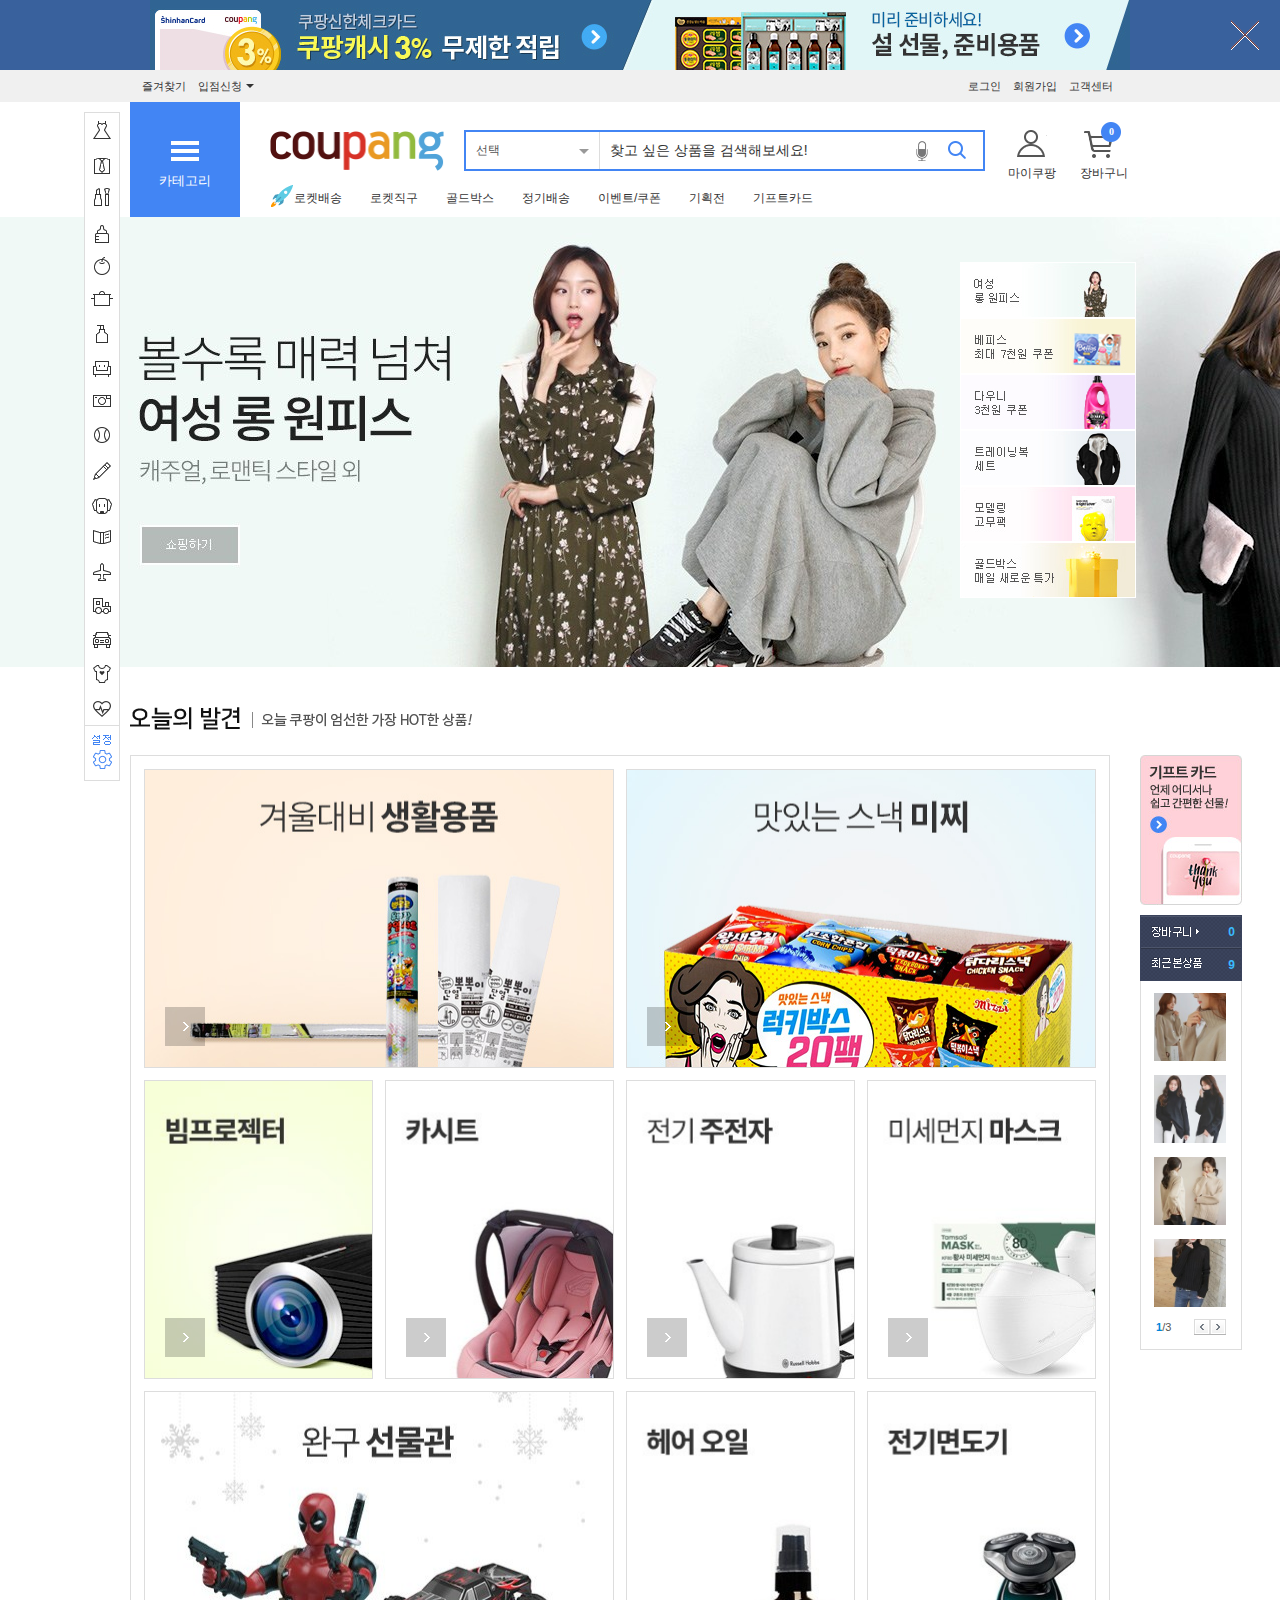
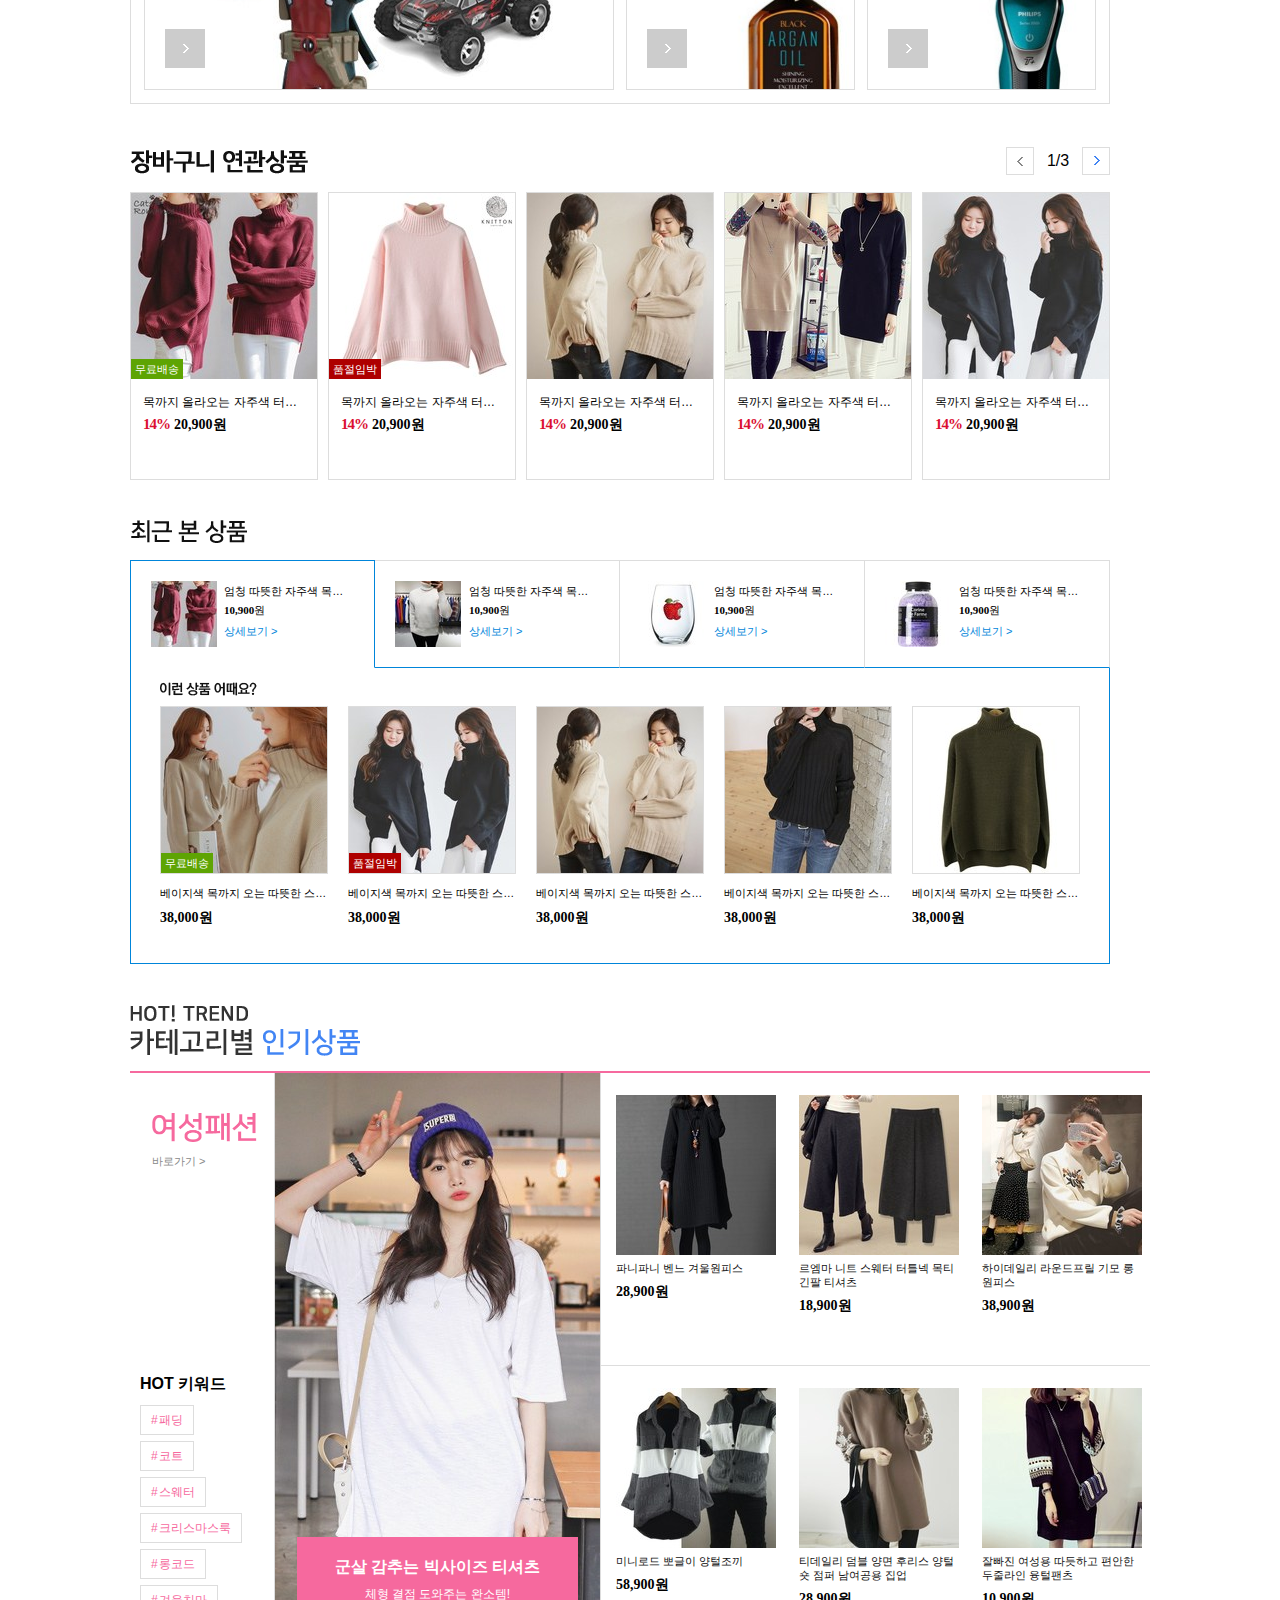
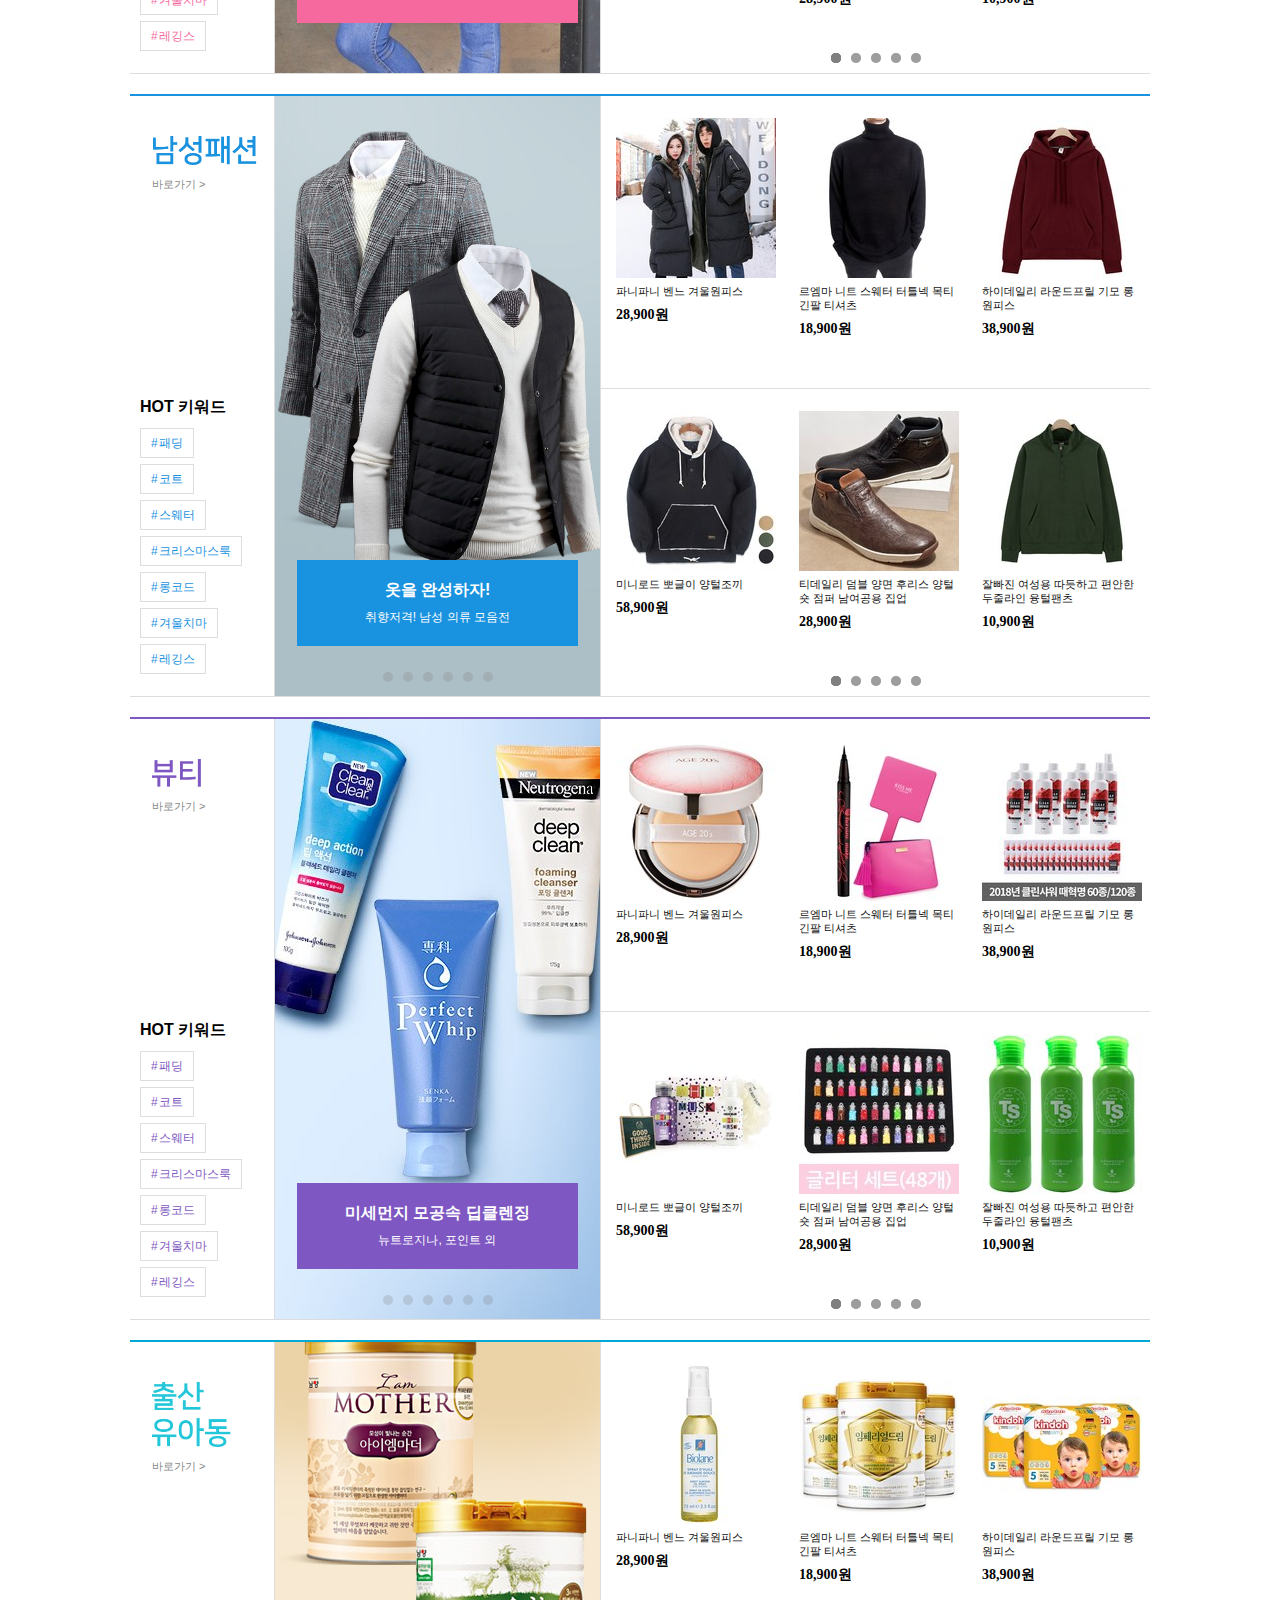
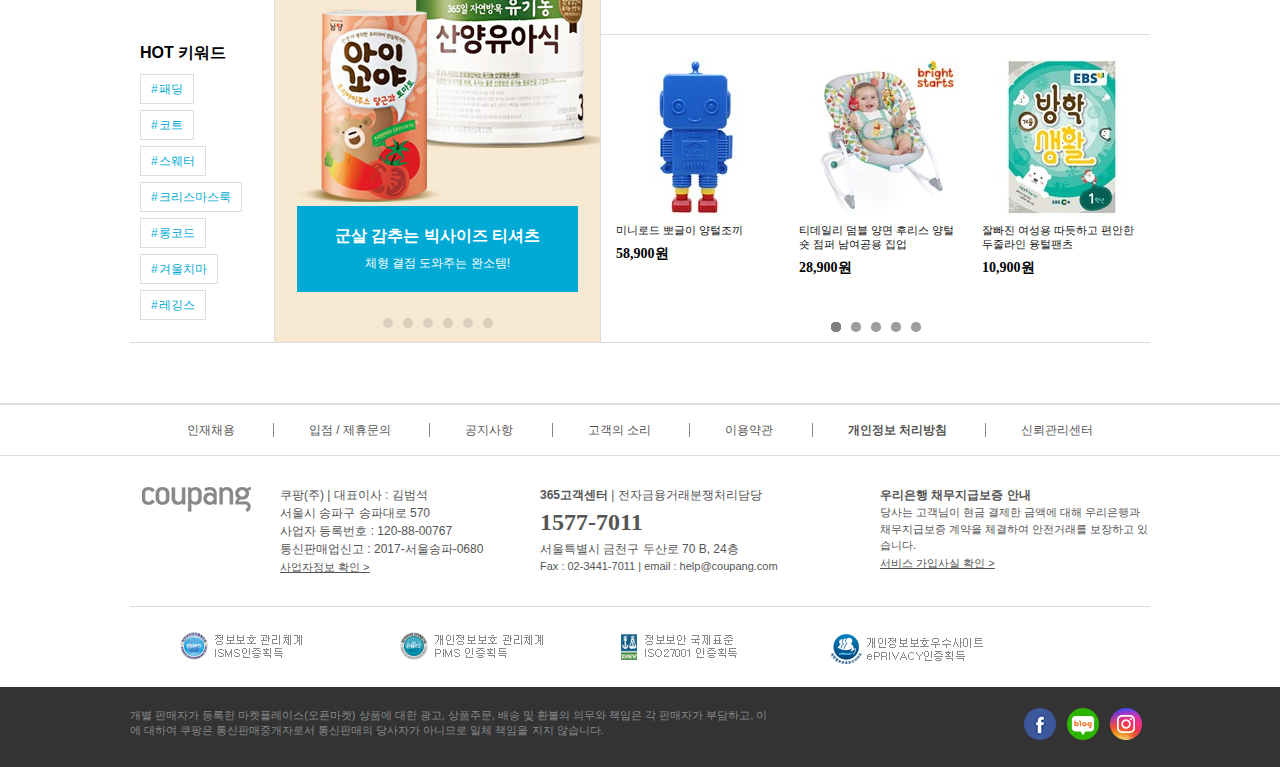
<file: COUPANG/index.html>
<!DOCTYPE html>
<html lang="ko">
<head>
	<meta charset="UTF-8">
	<title>coupang</title>
	<!-- css -->
	<link rel="stylesheet" type="text/css" href="./css/common.css">
	<link rel="stylesheet" type="text/css" href="./css/main.css">
</head>
<body>
	<div id="wrap">
		<input type="radio" id="btn_banner">
		<header>
			<div id="banner">
				<!-- <input type="radio" id="btn_banner"> -->
				<a href="#">
					<img src="./img/banner.jpg" alt="쿠팡캐쉬 3% 무제한 적립">
				</a>
				<label for="btn_banner">닫기</label>
			</div>
			<div class="hdWrap">
				<div class="gnb">
					<div class="inner">
						<ul class="favorite">
							<li>
								<a href="#">즐겨찾기</a>
							</li>
							<li>
								<a href="#">입점신청</a>
								<div class="detail">
									<a href="#">배송상품</a>
									<a href="#">여행·문화</a>
									<a href="#">로켓배송</a>
								</div>
							</li>
						</ul>
						<ul class="member">
							<li>
								<a href="#">로그인</a>
							</li>
							<li>
								<a href="#">회원가입</a>
							</li>
							<li>
								<a href="#">고객센터</a>
								<div class="detail">
									<a href="#">자주묻는 질문</a>
									<a href="#">1:1 채팅문의</a>
									<a href="#">고객의 소리</a>
									<a href="#">취소 / 반품 안내</a>
									<a href="#">WOW 서비스</a>
								</div>
							</li>
						</ul>
					</div>
				</div>
				<div class="hdCnt">
					<div class="inner">
						<div class="cateWrap">
							<p class="category">카테고리</p>
							<div class="cate">
								<ul class="cateList1">
									<li class="cateItem1" style="background-position-y: -27px;">
										<a href="#" class="cateName1 new">패션의류/잡화</a>
										<ul class="cateList2">
											<li class="bgLink">
												<a href="#"></a>
											</li>
											<li class="cateItem2">
												<a href="#" class="cateName2">시즌관</a>
												<ul class="cateList3">
													<li class="cateItem3"><a href="#" class="cateName3">여성패션</a></li>
													<li class="cateItem3"><a href="#" class="cateName3">남성패션</a></li>
													<li class="cateItem3"><a href="#" class="cateName3">베이비여아(0~3세)</a></li>
													<li class="cateItem3"><a href="#" class="cateName3">베이비남아(0~3세)</a></li>
													<li class="cateItem3"><a href="#" class="cateName3">키즈여아(3~8세)</a></li>
													<li class="cateItem3"><a href="#" class="cateName3">키즈남아(3~8세)</a></li>
													<li class="cateItem3"><a href="#" class="cateName3">주니어여아(9~17세)</a></li>
													<li class="cateItem3"><a href="#" class="cateName3">주니어남아(9~17세)</a></li>
												</ul>
											</li>
											<li class="cateItem2">
												<a href="#" class="cateName2">여성패션</a>
											</li>
											<li class="cateItem2">
												<a href="#" class="cateName2">남성패션</a>
											</li>
											<li class="cateItem2">
												<a href="#" class="cateName2">베이비패션 (0~3세)</a>
											</li>
											<li class="cateItem2">
												<a href="#" class="cateName2">여아패션 (3세 이상)</a>
											</li>
											<li class="cateItem2">
												<a href="#" class="cateName2">남아패션 (3세 이상)</a>
											</li>
											<li class="cateItem2">
												<a href="#" class="cateName2">스포츠패션</a>
											</li>
											<li class="cateItem2">
												<a href="#" class="cateName2">신발</a>
											</li>
											<li class="cateItem2">
												<a href="#" class="cateName2">가방/잡화</a>
											</li>
											<li class="cateItem2">
												<a href="#" class="cateName2">명품패션</a>
											</li>
										</ul>
									</li>
									<li class="cateItem1" style="background-position-y: -111px;">
										<a href="#" class="cateName1">뷰티</a>
									</li>
									<li class="cateItem1" style="background-position-y: -153px;">
										<a href="#" class="cateName1">출산/유아동</a>
									</li>
										<li class="cateItem1" style="background-position-y: -195px;">
										<a href="#" class="cateName1">식품</a>
									<li class="cateItem1" style="background-position-y: -237px;">
										<a href="#" class="cateName1">주방용품</a>
									</li>
									<li class="cateItem1" style="background-position-y: -279px;">
										<a href="#" class="cateName1">생활용품</a>
									</li>
									<li class="cateItem1" style="background-position-y: -321px;">
										<a href="#" class="cateName1">홈인테리어</a>
									</li>
									<li class="cateItem1" style="background-position-y: -363px;">
										<a href="#" class="cateName1">가전디지털</a>
									</li>
									<li class="cateItem1" style="background-position-y: -405px;">
										<a href="#" class="cateName1">스포츠/레저</a>
									</li>
									<li class="cateItem1" style="background-position-y: -741px;">
										<a href="#" class="cateName1">자동차용품</a>
									</li>
									<li class="cateItem1" style="background-position-y: -531px;">
										<a href="#" class="cateName1">도서/음반/DVD</a>
									</li>
									<li class="cateItem1" style="background-position-y: -699px;">
										<a href="#" class="cateName1">완구/취미</a>
									</li>
									<li class="cateItem1" style="background-position-y: -447px;">
										<a href="#" class="cateName1">문구/오피스</a>
									</li>
									<li class="cateItem1" style="background-position-y: -489px;">
										<a href="#" class="cateName1">반려동물용품</a>
									</li>
									<li class="cateItem1" style="background-position-y: -825px;">
										<a href="#" class="cateName1">헬스/건강식품</a>
									</li>
								</ul> <!-- /.cateList1 -->
								<ul class="cateList1">
									<li class="cateItem1" style="background-position-y: -573px;">
										<a href="#" class="cateName1 new">여행</a>
									</li>
									<li class="cateItem1" style="background-position-y: -657px;">
										<a href="#" class="cateName1">공연/전시/체험</a>
									</li>
									<li class="cateItem1" style="background-position-y: -783px;">
										<a href="#" class="cateName1">기프트카드</a>
									</li>
								</ul> <!-- /.cateList1 -->
								<ul class="cateList1">
									<li class="cateItem1" style="background-position-y: -867px;">
										<a href="#" class="cateName1 new">테마관</a>
									</li>
								</ul> <!-- /.cateList1 -->
							</div> <!-- /.cate -->
						</div> <!-- /.cateWrap -->
						<div class="cntArea">
							<div class="searchWrap clearfix">
								<h1><a href="#">COUPANG</a></h1>
								<div class="barWrap">
									<div class="barSelect">
										<input type="checkbox" id="btnSelect">
										<input type="radio" name="grSelect" id="bar_all">
										<input type="radio" name="grSelect" id="bar_season">
										<input type="radio" name="grSelect" id="bar_woman">
										<input type="radio" name="grSelect" id="bar_man">
										<input type="radio" name="grSelect" id="bar_baby">
										<input type="radio" name="grSelect" id="bar_girl">
										<input type="radio" name="grSelect" id="bar_boy">
										<input type="radio" name="grSelect" id="bar_sports">
										<input type="radio" name="grSelect" id="bar_shose">
										<input type="radio" name="grSelect" id="bar_bag">
										<input type="radio" name="grSelect" id="bar_luxury">
										<input type="radio" name="grSelect" id="bar_beauty">
										<label for="btnSelect" class="selected"></label>
										<div class="selectDetail">
											<ul> <!-- 스크롤주기위해서 -->
												<li><label for="bar_all">전체</label></li>
												<li><label for="bar_season">시즌관</label></li>
												<li><label for="bar_woman">여성패션</label></li>
												<li><label for="bar_man">남성패션</label></li>
												<li><label for="bar_baby">베이비패션 (0~3세)</label></li>
												<li><label for="bar_girl">여아패션 (3세 이상)</label></li>
												<li><label for="bar_boy">남아패션 (3세 이상)</label></li>
												<li><label for="bar_sports">스포츠패션</label></li>
												<li><label for="bar_shose">신발</label></li>
												<li><label for="bar_bag">가방/잡화</label></li>
												<li><label for="bar_luxury">명품패션</label></li>
												<li><label for="bar_beauty">뷰티</label></li>	
											</ul>
										</div>
									</div>
									<input type="text" placeholder="찾고 싶은 상품을 검색해보세요!">
									<label class="mic">
										<input type="checkbox">
										<i>마이크</i>
									</label>
									<input type="submit" value="검색">
								</div>
								<!-- :after {clear:both} 가 잡힌다 -->
							</div>
							<nav>
								<ul>
									<li class="rocket"><a href="#">로켓배송</a></li>
									<li><a href="#">로켓직구</a></li>
									<li><a href="#">골드박스</a></li>
									<li><a href="#">정기배송</a></li>
									<li><a href="#">이벤트/쿠폰</a></li>
									<li><a href="#">기획전</a></li>
									<li><a href="#">기프트카드</a></li>
								</ul>
							</nav>
						</div>
						<div class="userPage">
							<div class="pageList myPage">
								<a href="#">
									<span>마이쿠팡</span>
								</a>
							</div>
							<div class="pageList cart">
								<a href="#">
									<span>장바구니</span>
								</a> 
								<!-- ::after을 li 갯수를 세어주기 위해서 밑에 ab로 생성. -->
								<div class="cartDetail">
									<div class="detailFrm">
										<ul><!--
											<li><a href="#">
												 a태그 안에 div못들어가니까 span으로 나옴 
												<span class="thumb">
													<img src="./img/aside_01.jpg">
												</span>
												<span class="prodName">검정색 깊게파인 파티용 원피스 (팔쪽에 찢어져있음)</span>
											</a></li>
											<li><a href="#">
												<span class="thumb">
													<img src="./img/aside_02.jpg">
												</span>
												<span class="prodName">검정색 제니가 입을법한 시스루 원피스</span>
											</a></li>
											<li><a href="#">
												<span class="thumb">
													<img src="./img/aside_03.jpg">
												</span>
												<span class="prodName">빨간색 경리처럼 생긴 여자가 입고있는 드레스 (내가 입으면 안어울림)</span>
											</a></li>
										--></ul>
										<a href="#" class="viewCart">장바구니 전체보기</a>
									</div>
								</div>
								<i class="itemLength">
									<!-- ::after(3) -->
								</i>
							</div>
						</div>
					</div>
				</div>
			</div>
		</header>

		<div id="container">
			<div id="visual">
				<a href="#" class="btnVisual" style="top: 45px; background-image: url(./img/visual_btn_01.jpg);">여성 롱 원피스</a>
				<a href="#" class="btnVisual" style="top: 101px; background-image: url(./img/visual_btn_02.jpg);">베피스 최대 7천원 쿠폰</a>
				<a href="#" class="btnVisual" style="top: 157px; background-image: url(./img/visual_btn_03.jpg);">다우니 3천원 할인</a>
				<a href="#" class="btnVisual" style="top: 213px; background-image: url(./img/visual_btn_04.jpg);">트레이닝복 세트</a>
				<a href="#" class="btnVisual" style="top: 269px; background-image: url(./img/visual_btn_05.jpg);">모델링 고무팩</a>
				<a href="#" class="btnVisual" style="top: 325px; background-image: url(./img/visual_btn_06.jpg);">골드박스 매일 새로운 특가</a>
				<div class="bgVisual" style="background-image: url(./img/visual_01.jpg);">
					<a href="#" class="inner">여성 롱 원피스 : 쇼핑바로가기</a>
				</div>
				<div class="bgVisual" style="background-image: url(./img/visual_02.jpg);">
					<a href="#" class="inner">베피스 최대 7천원 쿠폰 : 쇼핑바로가기</a>
				</div>
				<div class="bgVisual" style="background-image: url(./img/visual_03.jpg);">
					<a href="#" class="inner">다우니 3천원 할인 : 쇼핑바로가기</a>
				</div>
				<div class="bgVisual" style="background-image: url(./img/visual_04.jpg);">
					<a href="#" class="inner">트레이닝복 세트 : 쇼핑바로가기</a>
				</div>
				<div class="bgVisual" style="background-image: url(./img/visual_05.jpg);">
					<a href="#" class="inner">모델링 고무팩 : 쇼핑바로가기</a>
				</div>
				<div class="bgVisual" style="background-image: url(./img/visual_06.jpg);">
					<a href="#" class="inner">골드박스 매일 새로운 특가 : 쇼핑바로가기</a>
				</div>
			</div>
			<div id="content">
				<div class="inner">
					<aside>
						<a href="#" class="banner">기프트카드! 언제 어디서나 간편한 선물</a>
						<div class="util">
							<div class="cart">
								<a href="#" class="asidebtn">장바구니</a>
							</div>
							<div class="recent">
								<a href="#" class="asidebtn">최근 본 상품</a>
								<div class="recentDetail">
									<input type="radio" name="recentPage" id="page1" checked>
									<input type="radio" name="recentPage" id="page2">
									<input type="radio" name="recentPage" id="page3">
									<ul>
										<li class="page1">
											<a href="#"> <!-- class주는 이유 4개씩 끊어 나오게 하려고 -->
												<span class="info"> <!-- span안에는 p못넣어 -->
													<span class="prodName ellipsis">목까지 올라오는 터틀넥 스웨터</span>
													<span class="price">19,900</span>
												</span>
												<span class="thumb" style="background-image: url(./img/recent_01.jpg);"></span>
											</a>
											<i class="btn_close">닫기</i>
										</li>
										<li class="page1">
											<a href="#">
												<span class="info">
													<span class="prodName ellipsis">목까지 올라오는 터틀넥 스웨터</span>
													<span class="price">19,900</span>
												</span>
												<span class="thumb" style="background-image: url(./img/recent_02.jpg);"></span>
											</a>
											<i class="btn_close">닫기</i>
										</li>
										<li class="page1">
											<a href="#">
												<span class="info">
													<span class="prodName ellipsis">목까지 올라오는 터틀넥 스웨터</span>
													<span class="price">19,900</span>
												</span>
												<span class="thumb" style="background-image: url(./img/recent_03.jpg);"></span>
											</a>
											<i class="btn_close">닫기</i>
										</li>
										<li class="page1">
											<a href="#">
												<span class="info">
													<span class="prodName ellipsis">목까지 올라오는 터틀넥 스웨터</span>
													<span class="price">19,900</span>
												</span>
												<span class="thumb" style="background-image: url(./img/recent_04.jpg);"></span>
											</a>
											<i class="btn_close">닫기</i>
										</li>
										<li class="page2">
											<a href="#">
												<span class="info">
													<span class="prodName ellipsis">목까지 올라오는 터틀넥 스웨터</span>
													<span class="price">19,900</span>
												</span>
												<span class="thumb" style="background-image: url(./img/recent_05.jpg);"></span>
											</a>
											<i class="btn_close">닫기</i>
										</li>
										<li class="page2">
											<a href="#">
												<span class="info">
													<span class="prodName ellipsis">목까지 올라오는 터틀넥 스웨터</span>
													<span class="price">19,900</span>
												</span>
												<span class="thumb" style="background-image: url(./img/recent_06.jpg);"></span>
											</a>
											<i class="btn_close">닫기</i>
										</li>
										<li class="page2">
											<a href="#">
												<span class="info">
													<span class="prodName ellipsis">목까지 올라오는 터틀넥 스웨터</span>
													<span class="price">19,900</span>
												</span>
												<span class="thumb" style="background-image: url(./img/recent_07.jpg);"></span>
											</a>
											<i class="btn_close">닫기</i>
										</li>
										<li class="page2">
											<a href="#">
												<span class="info">
													<span class="prodName ellipsis">목까지 올라오는 터틀넥 스웨터</span>
													<span class="price">19,900</span>
												</span>
												<span class="thumb" style="background-image: url(./img/recent_08.jpg);"></span>
											</a>
											<i class="btn_close">닫기</i>
										</li>
										<li class="page3">
											<a href="#">
												<span class="info">
													<span class="prodName ellipsis">목까지 올라오는 터틀넥 스웨터</span>
													<span class="price">19,900</span>
												</span>
												<span class="thumb" style="background-image: url(./img/recent_09.jpg);"></span>
											</a>
											<i class="btn_close">닫기</i>
										</li>
									</ul>
									<div class="controlArea">
										<div class="pageView"><!-- 1/3 --></div>
										<div class="pageArrow">
											<label for="page3" class="page1 prev">이전</label>
											<label for="page2" class="page1 next">다음</label>
											<label for="page1" class="page2 prev">이전</label>
											<label for="page3" class="page2 next">다음</label>
											<label for="page2" class="page3 prev">이전</label>
											<label for="page1" class="page3 next">다음</label>
										</div>
									</div>
								</div>
								<!-- :after -->
							</div>
						</div>
					</aside>
					<section id="today">
						<h3>오늘의 발견</h3>
						<div class="sectionCnt">
							<a href="#" class="wide" style="background-image: url(./img/today_01.jpg);">겨울대비 생활용품</a>
							<a href="#" class="wide" style="background-image: url(./img/today_02.jpg);">맛있는 스낵 미찌</a>
							<a href="#" style="background-image: url(./img/today_03.jpg);">빔프로젝터</a>
							<a href="#" style="background-image: url(./img/today_04.jpg);">카시트</a>
							<a href="#" style="background-image: url(./img/today_05.jpg);">전기주전자</a>
							<a href="#" style="background-image: url(./img/today_06.jpg);">미세먼지 마스크</a>
							<a href="#" class="wide" style="background-image: url(./img/today_07.jpg);">완구 선물관</a>
							<a href="#" style="background-image: url(./img/today_08.jpg);">헤어오일</a>
							<a href="#" style="background-image: url(./img/today_09.jpg);">전기면도기</a>
						</div>
					</section>
					<section id="cart">
						<h3>장바구니 연관상품</h3>
						<div class="sectionCnt">
							<input type="radio" name="cartPage" id="cartPage1" checked>
							<input type="radio" name="cartPage" id="cartPage2">
							<input type="radio" name="cartPage" id="cartPage3">
							<ul>
								<li class="page1 delivaryFree">
									<a href="#">
										<span class="thumb" style="background-image: url(./img/cart_01.jpg);"></span>
										<span class="info">
											<span class="prodName ellipsis">목까지 올라오는 자주색 터틀넥 스웨터</span>
											<span class="price"><em>14</em>20,900</span>
										</span>
									</a>
								</li>
								<li class="page1 almostSoldout">
									<a href="#">
										<span class="thumb" style="background-image: url(./img/cart_02.jpg);"></span>
										<span class="info">
											<span class="prodName ellipsis">목까지 올라오는 자주색 터틀넥 스웨터</span>
											<span class="price"><em>14</em>20,900</span>
										</span>
									</a>
								</li>
								<li class="page1">
									<a href="#">
										<span class="thumb" style="background-image: url(./img/cart_03.jpg);"></span>
										<span class="info">
											<span class="prodName ellipsis">목까지 올라오는 자주색 터틀넥 스웨터</span>
											<span class="price"><em>14</em>20,900</span>
										</span>
									</a>
								</li>
								<li class="page1">
									<a href="#">
										<span class="thumb" style="background-image: url(./img/cart_04.jpg);"></span>
										<span class="info">
											<span class="prodName ellipsis">목까지 올라오는 자주색 터틀넥 스웨터</span>
											<span class="price"><em>14</em>20,900</span>
										</span>
									</a>
								</li>
								<li class="page1">
									<a href="#">
										<span class="thumb" style="background-image: url(./img/cart_05.jpg);"></span>
										<span class="info">
											<span class="prodName ellipsis">목까지 올라오는 자주색 터틀넥 스웨터</span>
											<span class="price"><em>14</em>20,900</span>
										</span>
									</a>
								</li>
								<li class="page2">
									<a href="#">
										<span class="thumb" style="background-image: url(./img/cart_05.jpg);"></span>
										<span class="info">
											<span class="prodName ellipsis">목까지 올라오는 자주색 터틀넥 스웨터</span>
											<span class="price"><em>14</em>20,900</span>
										</span>
									</a>
								</li>
								<li class="page2">
									<a href="#">
										<span class="thumb" style="background-image: url(./img/cart_04.jpg);"></span>
										<span class="info">
											<span class="prodName ellipsis">목까지 올라오는 자주색 터틀넥 스웨터</span>
											<span class="price"><em>14</em>20,900</span>
										</span>
									</a>
								</li>
								<li class="page2">
									<a href="#">
										<span class="thumb" style="background-image: url(./img/cart_03.jpg);"></span>
										<span class="info">
											<span class="prodName ellipsis">목까지 올라오는 자주색 터틀넥 스웨터</span>
											<span class="price"><em>14</em>20,900</span>
										</span>
									</a>
								</li>
								<li class="page2">
									<a href="#">
										<span class="thumb" style="background-image: url(./img/cart_02.jpg);"></span>
										<span class="info">
											<span class="prodName ellipsis">목까지 올라오는 자주색 터틀넥 스웨터</span>
											<span class="price"><em>14</em>20,900</span>
										</span>
									</a>
								</li>
								<li class="page2">
									<a href="#">
										<span class="thumb" style="background-image: url(./img/cart_01.jpg);"></span>
										<span class="info">
											<span class="prodName ellipsis">목까지 올라오는 자주색 터틀넥 스웨터</span>
											<span class="price"><em>14</em>20,900</span>
										</span>
									</a>
								</li>
								<li class="page3">
									<a href="#">
										<span class="thumb" style="background-image: url(./img/cart_03.jpg);"></span>
										<span class="info">
											<span class="prodName ellipsis">목까지 올라오는 자주색 터틀넥 스웨터</span>
											<span class="price"><em>14</em>20,900</span>
										</span>
									</a>
								</li>
								<li class="page3">
									<a href="#">
										<span class="thumb" style="background-image: url(./img/cart_02.jpg);"></span>
										<span class="info">
											<span class="prodName ellipsis">목까지 올라오는 자주색 터틀넥 스웨터</span>
											<span class="price"><em>14</em>20,900</span>
										</span>
									</a>
								</li>
								<li class="page3">
									<a href="#">
										<span class="thumb" style="background-image: url(./img/cart_01.jpg);"></span>
										<span class="info">
											<span class="prodName ellipsis">목까지 올라오는 자주색 터틀넥 스웨터</span>
											<span class="price"><em>14</em>20,900</span>
										</span>
									</a>
								</li>
								<li class="page3">
									<a href="#">
										<span class="thumb" style="background-image: url(./img/cart_05.jpg);"></span>
										<span class="info">
											<span class="prodName ellipsis">목까지 올라오는 자주색 터틀넥 스웨터</span>
											<span class="price"><em>14</em>20,900</span>
										</span>
									</a>
								</li>
								<li class="page3">
									<a href="#">
										<span class="thumb" style="background-image: url(./img/cart_04.jpg);"></span>
										<span class="info">
											<span class="prodName ellipsis">목까지 올라오는 자주색 터틀넥 스웨터</span>
											<span class="price"><em>14</em>20,900</span>
										</span>
									</a>
								</li>
							</ul>
							<div class="controlArea">
								<span class="pageView">/3</span>
								<label for="cartPage3" class="page1 prev">이전</label>
								<label for="cartPage2" class="page1 next">이전</label>
								<label for="cartPage1" class="page2 prev">다음</label>
								<label for="cartPage3" class="page2 next">다음</label>
								<label for="cartPage2" class="page3 prev">다음</label>
								<label for="cartPage1" class="page3 next">다음</label>
							</div>
						</div>
					</section>
					<section id="recent">
						<h3>최근 본 상품</h3>
						<div class="sectionCnt"> <!-- 겹치는건 포지션 줘서 z인덱스줘서 -->
							<div class="cntArea">
								<input type="radio" name="recentView" id="recent1" checked>
								<label for="recent1" class="recentBtn">
									<span class="thumb">
										<img src="./img/recent_thumb_01.jpg" alt="">
									</span>
									<span class="info">
										<span class="pronName ellipsis">엄청 따뜻한 자주색 목폴라</span>
										<span class="price">10,900</span>
										<span class="link">상세보기</span>
										<!-- 원래 a인데 label 안에 a태그 작동 안되서
										lable 안에 a 못들어가고 반대도 똑같
										h태그안에 p태그 못들어가고 반대도 똑같-->
									</span>
								</label>
								<div class="recentvieW">
									<h4>이런 상품 어때요?</h4>
									<ul>
										<li class="delivaryFree">
											<a href="#">
												<span class="thumb">
													<img src="./img/recent_01.jpg" alt="">
												</span>
												<span class="info">
													<span class="prodName ellipsis">베이지색 목까지 오는 따뜻한 스웨터</span>
													<span class="price">38,000</span>
												</span>
											</a>
										</li>
										<li class="almostSoldout">
											<a href="#">
												<span class="thumb">
													<img src="./img/recent_02.jpg" alt="">
												</span>
												<span class="info">
													<span class="prodName ellipsis">베이지색 목까지 오는 따뜻한 스웨터</span>
													<span class="price">38,000</span>
												</span>
											</a>
										</li>
										<li>
											<a href="#">
												<span class="thumb">
													<img src="./img/recent_03.jpg" alt="">
												</span>
												<span class="info">
													<span class="prodName ellipsis">베이지색 목까지 오는 따뜻한 스웨터</span>
													<span class="price">38,000</span>
												</span>
											</a>
										</li>
										<li>
											<a href="#">
												<span class="thumb">
													<img src="./img/recent_04.jpg" alt="">
												</span>
												<span class="info">
													<span class="prodName ellipsis">베이지색 목까지 오는 따뜻한 스웨터</span>
													<span class="price">38,000</span>
												</span>
											</a>
										</li>
										<li>
											<a href="#">
												<span class="thumb">
													<img src="./img/recent_05.jpg" alt="">
												</span>
												<span class="info">
													<span class="prodName ellipsis">베이지색 목까지 오는 따뜻한 스웨터</span>
													<span class="price">38,000</span>
												</span>
											</a>
										</li>
									</ul>
								</div>
							</div> <!-- ./cntArea -->
							<div class="cntArea">
								<input type="radio" name="recentView" id="recent2">
								<label for="recent2" class="recentBtn">
									<span class="thumb">
										<img src="./img/recent_thumb_02.jpg" alt="">
									</span>
									<span class="info">
										<span class="pronName ellipsis">엄청 따뜻한 자주색 목폴라</span>
										<span class="price">10,900</span>
										<span class="link">상세보기</span>
									</span>
								</label>
								<div class="recentvieW">
									<h4>이런 상품 어때요?</h4>
									<ul>
										<li>
											<a href="#">
												<span class="thumb">
													<img src="./img/recent_01.jpg" alt="">
												</span>
												<span class="info">
													<span class="prodName ellipsis">베이지색 목까지 오는 따뜻한 스웨터</span>
													<span class="price">38,000</span>
												</span>
											</a>
										</li>
										<li>
											<a href="#">
												<span class="thumb">
													<img src="./img/recent_02.jpg" alt="">
												</span>
												<span class="info">
													<span class="prodName ellipsis">베이지색 목까지 오는 따뜻한 스웨터</span>
													<span class="price">38,000</span>
												</span>
											</a>
										</li>
										<li>
											<a href="#">
												<span class="thumb">
													<img src="./img/recent_03.jpg" alt="">
												</span>
												<span class="info">
													<span class="prodName ellipsis">베이지색 목까지 오는 따뜻한 스웨터</span>
													<span class="price">38,000</span>
												</span>
											</a>
										</li>
										<li>
											<a href="#">
												<span class="thumb">
													<img src="./img/recent_04.jpg" alt="">
												</span>
												<span class="info">
													<span class="prodName ellipsis">베이지색 목까지 오는 따뜻한 스웨터</span>
													<span class="price">38,000</span>
												</span>
											</a>
										</li>
										<li>
											<a href="#">
												<span class="thumb">
													<img src="./img/recent_05.jpg" alt="">
												</span>
												<span class="info">
													<span class="prodName ellipsis">베이지색 목까지 오는 따뜻한 스웨터</span>
													<span class="price">38,000</span>
												</span>
											</a>
										</li>
									</ul>
								</div>
							</div> <!-- ./cntArea -->
							<div class="cntArea">
								<input type="radio" name="recentView" id="recent3">
								<label for="recent3" class="recentBtn">
									<span class="thumb">
										<img src="./img/recent_thumb_03.jpg" alt="">
									</span>
									<span class="info">
										<span class="pronName ellipsis">엄청 따뜻한 자주색 목폴라</span>
										<span class="price">10,900</span>
										<span class="link">상세보기</span>
									</span>
								</label>
								<div class="recentvieW">
									<h4>이런 상품 어때요?</h4>
									<ul>
										<li>
											<a href="#">
												<span class="thumb">
													<img src="./img/recent_01.jpg" alt="">
												</span>
												<span class="info">
													<span class="prodName ellipsis">베이지색 목까지 오는 따뜻한 스웨터</span>
													<span class="price">38,000</span>
												</span>
											</a>
										</li>
										<li>
											<a href="#">
												<span class="thumb">
													<img src="./img/recent_02.jpg" alt="">
												</span>
												<span class="info">
													<span class="prodName ellipsis">베이지색 목까지 오는 따뜻한 스웨터</span>
													<span class="price">38,000</span>
												</span>
											</a>
										</li>
										<li>
											<a href="#">
												<span class="thumb">
													<img src="./img/recent_03.jpg" alt="">
												</span>
												<span class="info">
													<span class="prodName ellipsis">베이지색 목까지 오는 따뜻한 스웨터</span>
													<span class="price">38,000</span>
												</span>
											</a>
										</li>
										<li>
											<a href="#">
												<span class="thumb">
													<img src="./img/recent_04.jpg" alt="">
												</span>
												<span class="info">
													<span class="prodName ellipsis">베이지색 목까지 오는 따뜻한 스웨터</span>
													<span class="price">38,000</span>
												</span>
											</a>
										</li>
										<li>
											<a href="#">
												<span class="thumb">
													<img src="./img/recent_05.jpg" alt="">
												</span>
												<span class="info">
													<span class="prodName ellipsis">베이지색 목까지 오는 따뜻한 스웨터</span>
													<span class="price">38,000</span>
												</span>
											</a>
										</li>
									</ul>
								</div>
							</div> <!-- ./cntArea -->
							<div class="cntArea">
								<input type="radio" name="recentView" id="recent4">
								<label for="recent4" class="recentBtn">
									<span class="thumb">
										<img src="./img/recent_thumb_04.jpg" alt="">
									</span>
									<span class="info">
										<span class="pronName ellipsis">엄청 따뜻한 자주색 목폴라</span>
										<span class="price">10,900</span>
										<span class="link">상세보기</span>
									</span>
								</label>
								<div class="recentvieW">
									<h4>이런 상품 어때요?</h4>
									<ul>
										<!-- <li>4-1</li>
										<li>4-2</li>
										<li>4-3</li>
										<li>4-4</li>
										<li>4-5</li> -->
										<li>
											<a href="#">
												<span class="thumb">
													<img src="./img/recent_01.jpg" alt="">
												</span>
												<span class="info">
													<span class="prodName ellipsis">베이지색 목까지 오는 따뜻한 스웨터</span>
													<span class="price">38,000</span>
												</span>
											</a>
										</li>
										<li>
											<a href="#">
												<span class="thumb">
													<img src="./img/recent_02.jpg" alt="">
												</span>
												<span class="info">
													<span class="prodName ellipsis">베이지색 목까지 오는 따뜻한 스웨터</span>
													<span class="price">38,000</span>
												</span>
											</a>
										</li>
										<li>
											<a href="#">
												<span class="thumb">
													<img src="./img/recent_03.jpg" alt="">
												</span>
												<span class="info">
													<span class="prodName ellipsis">베이지색 목까지 오는 따뜻한 스웨터</span>
													<span class="price">38,000</span>
												</span>
											</a>
										</li>
										<li>
											<a href="#">
												<span class="thumb">
													<img src="./img/recent_04.jpg" alt="">
												</span>
												<span class="info">
													<span class="prodName ellipsis">베이지색 목까지 오는 따뜻한 스웨터</span>
													<span class="price">38,000</span>
												</span>
											</a>
										</li>
										<li>
											<a href="#">
												<span class="thumb">
													<img src="./img/recent_05.jpg" alt="">
												</span>
												<span class="info">
													<span class="prodName ellipsis">베이지색 목까지 오는 따뜻한 스웨터</span>
													<span class="price">38,000</span>
												</span>
											</a>
										</li>
									</ul>
								</div>
							</div> <!-- ./cntArea -->
						</div> <!-- ./sectionCnt -->
					</section>
					<section id="trend">
						<h3>카테고리별 인기상품</h3>
						<div class="sectionCnt"> 
							<div class="trendList" id="fashionW"> <!-- 여성패션 -->
								<div class="titArea">
									<h4>
										<img src="./img/hot_tit_fashion_W.png" alt="여성패션">
									</h4>
									<a href="#"></a>
									<div class="hotKeyword">
										<div class="tlt">HOT 키워드</div>
										<a href="#">패딩</a>
										<a href="#">코트</a>
										<a href="#">스웨터</a>
										<a href="#">크리스마스룩</a>
										<a href="#">롱코드</a>
										<a href="#">겨울치마</a>
										<a href="#">레깅스</a>
									</div>
								</div>
								<div class="cntArea">
									<div class="trendAd">
                              			<ul>
                              			   <li>
                              			      <a href="#">
                              			         <img src="./img/hot_visual_fashion_W_01.jpg" alt="">
                              			         <em class="adTit">
                              			         	<strong>가방속 쏘옥 파우치</strong>
                              			         	<span>새로운 마음으로 취향대로 바꾸세요!</span>
                              			         </em>
                              			      </a>
                              			   </li>
                              			   <li>
                              			      <a href="#">
                              			         <img src="./img/hot_visual_fashion_W_02.jpg" alt="">
                              			         <em class="adTit">
                              			         	<strong>여성 패션 위크</strong>
                              			         	<span>여름맞이 패션 필수템! 6.4~6.10</span>
                              			         </em>
                              			      </a>
                              			   </li>
                              			   <li>
                              			      <a href="#">
                              			         <img src="./img/hot_visual_fashion_W_03.jpg" alt="">
                              			         <em class="adTit">
                              			         	<strong>시원한게 최고! 반바지</strong>
                              			         	<span>린넨, 데님, 면 등 소재별로 골라봐요</span>
                              			         </em>
                              			      </a>
                              			   </li>
                              			   <li>
                              			      <a href="#">
                              			         <img src="./img/hot_visual_fashion_W_04.jpg" alt="">
                              			         <em class="adTit">
                              			         	<strong>여름 맞이 시원한 린넨바지</strong>
                              			         	<span>여름맞이 패션 필수템!</span>
                              			         </em>
                              			      </a>
                              			   </li>
                              			   <li>
                              			      <a href="#">
                              			         <img src="./img/hot_visual_fashion_W_05.jpg" alt="">
                              			         <em class="adTit">
                              			         	<strong>편하고 예쁜 여름 샌들</strong>
                              			         	<span>스트랩샌들, 통굽샌들, 에스파듀 외</span>
                              			         </em>
                              			      </a>
                              			   </li>
                              			   <li >
                              			      <a href="#">
                              			         <img src="./img/hot_visual_fashion_W_06.jpg" alt="">
                              			         <em class="adTit">
                              			         	<strong>군살 감추는 빅사이즈 티셔츠</strong>
                              			         	<span>체형 결점 도와주는 완소템!</span>
                              			         </em>
                              			      </a>
                              			   </li>
                              			</ul>
                              			<div class="adPaging">
                              			   <i></i><i></i><i></i><i></i><i></i><i></i>
                              			</div>
                              		</div>
									<div class="trendShop">
										<input type="radio" name="Shoppage1" id="shoppage1-1" checked>
										<input type="radio" name="Shoppage1" id="shoppage1-2">
										<input type="radio" name="Shoppage1" id="shoppage1-3">
										<input type="radio" name="Shoppage1" id="shoppage1-4">
										<input type="radio" name="Shoppage1" id="shoppage1-5">
										<div class="shopList">
											<ul>
												<li><a href="#">
													<span class="thumb">
														<img src="./img/hot_fashion_W_01.jpg" alt="상품이미지">
													</span>
													<span class="info">
														<span class="tit">파니파니 벤느 겨울원피스</span>
														<span class="price">28,900</span>
													</span>
												</a></li>
												<li><a href="#">
													<span class="thumb">
														<img src="./img/hot_fashion_W_02.jpg" alt="상품이미지">
													</span>
													<span class="info">
														<span class="tit">르엠마 니트 스웨터 터틀넥 목티 긴팔 티셔츠</span>
														<span class="price">18,900</span>
													</span>
												</a></li>
												<li><a href="#">
													<span class="thumb">
														<img src="./img/hot_fashion_W_03.jpg" alt="상품이미지">
													</span>
													<span class="info">
														<span class="tit">하이데일리 라운드프릴 기모 롱원피스</span>
														<span class="price">38,900</span>
													</span>
												</a></li>
												<li><a href="#">
													<span class="thumb">
														<img src="./img/hot_fashion_W_04.jpg" alt="상품이미지">
													</span>
													<span class="info">
														<span class="tit">미니로드 뽀글이 양털조끼</span>
														<span class="price">58,900</span>
													</span>
												</a></li>
												<li><a href="#">
													<span class="thumb">
														<img src="./img/hot_fashion_W_05.jpg" alt="상품이미지">
													</span>
													<span class="info">
														<span class="tit">티데일리 덤블 양면 후리스 양털 숏 점퍼 남여공용 집업</span>
														<span class="price">28,900</span>
													</span>
												</a></li>
												<li><a href="#">
													<span class="thumb">
														<img src="./img/hot_fashion_W_06.jpg" alt="상품이미지">
													</span>
													<span class="info">
														<span class="tit">잘빠진 여성용 따듯하고 편안한 두줄라인 융털팬츠</span>
														<span class="price">10,900</span>
													</span>
												</a></li>
											</ul>
											<label for="shoppage1-5" class="prev">이전</label>
											<label for="shoppage1-2" class="next">다음</label>
										</div>
										<nav>
											<label for="shoppage1-1"></label>
											<label for="shoppage1-2"></label>
											<label for="shoppage1-3"></label>
											<label for="shoppage1-4"></label>
											<label for="shoppage1-5"></label>
										</nav>
										<div class="shopList">
											<ul>
												<li><a href="#">
													<span class="thumb">
														<img src="./img/hot_fashion_W_02.jpg" alt="상품이미지">
													</span>
													<span class="info">
														<span class="tit">파니파니 벤느 겨울원피스</span>
														<span class="price">28,900</span>
													</span>
												</a></li>
												<li><a href="#">
													<span class="thumb">
														<img src="./img/hot_fashion_W_02.jpg" alt="상품이미지">
													</span>
													<span class="info">
														<span class="tit">파니파니 벤느 겨울원피스</span>
														<span class="price">28,900</span>
													</span>
												</a></li>
												<li><a href="#">
													<span class="thumb">
														<img src="./img/hot_fashion_W_02.jpg" alt="상품이미지">
													</span>
													<span class="info">
														<span class="tit">파니파니 벤느 겨울원피스</span>
														<span class="price">28,900</span>
													</span>
												</a></li>
												<li><a href="#">
													<span class="thumb">
														<img src="./img/hot_fashion_W_02.jpg" alt="상품이미지">
													</span>
													<span class="info">
														<span class="tit">파니파니 벤느 겨울원피스</span>
														<span class="price">28,900</span>
													</span>
												</a></li>
												<li><a href="#">
													<span class="thumb">
														<img src="./img/hot_fashion_W_02.jpg" alt="상품이미지">
													</span>
													<span class="info">
														<span class="tit">파니파니 벤느 겨울원피스</span>
														<span class="price">28,900</span>
													</span>
												</a></li>
												<li><a href="#">
													<span class="thumb">
														<img src="./img/hot_fashion_W_02.jpg" alt="상품이미지">
													</span>
													<span class="info">
														<span class="tit">파니파니 벤느 겨울원피스</span>
														<span class="price">28,900</span>
													</span>
												</a></li>
											</ul>
											<label for="shoppage1-1" class="prev">이전</label>
											<label for="shoppage1-3" class="next">다음</label>
										</div>
										<nav>
											<label for="shoppage1-1"></label>
											<label for="shoppage1-2"></label>
											<label for="shoppage1-3"></label>
											<label for="shoppage1-4"></label>
											<label for="shoppage1-5"></label>
										</nav>
										<div class="shopList">
											<ul>
												<li><a href="#">
													<span class="thumb">
														<img src="./img/hot_fashion_W_03.jpg" alt="상품이미지">
													</span>
													<span class="info">
														<span class="tit">파니파니 벤느 겨울원피스</span>
														<span class="price">28,900</span>
													</span>
												</a></li>
												<li><a href="#">
													<span class="thumb">
														<img src="./img/hot_fashion_W_03.jpg" alt="상품이미지">
													</span>
													<span class="info">
														<span class="tit">파니파니 벤느 겨울원피스</span>
														<span class="price">28,900</span>
													</span>
												</a></li>
												<li><a href="#">
													<span class="thumb">
														<img src="./img/hot_fashion_W_03.jpg" alt="상품이미지">
													</span>
													<span class="info">
														<span class="tit">파니파니 벤느 겨울원피스</span>
														<span class="price">28,900</span>
													</span>
												</a></li>
												<li><a href="#">
													<span class="thumb">
														<img src="./img/hot_fashion_W_03.jpg" alt="상품이미지">
													</span>
													<span class="info">
														<span class="tit">파니파니 벤느 겨울원피스</span>
														<span class="price">28,900</span>
													</span>
												</a></li>
												<li><a href="#">
													<span class="thumb">
														<img src="./img/hot_fashion_W_03.jpg" alt="상품이미지">
													</span>
													<span class="info">
														<span class="tit">파니파니 벤느 겨울원피스</span>
														<span class="price">28,900</span>
													</span>
												</a></li>
												<li><a href="#">
													<span class="thumb">
														<img src="./img/hot_fashion_W_03.jpg" alt="상품이미지">
													</span>
													<span class="info">
														<span class="tit">파니파니 벤느 겨울원피스</span>
														<span class="price">28,900</span>
													</span>
												</a></li>
											</ul>
											<label for="shoppage1-2" class="prev">이전</label>
											<label for="shoppage1-4" class="next">다음</label>
										</div>
										<nav>
											<label for="shoppage1-1"></label>
											<label for="shoppage1-2"></label>
											<label for="shoppage1-3"></label>
											<label for="shoppage1-4"></label>
											<label for="shoppage1-5"></label>
										</nav>
										<div class="shopList">
											<ul>
												<li><a href="#">
													<span class="thumb">
														<img src="./img/hot_fashion_W_04.jpg" alt="상품이미지">
													</span>
													<span class="info">
														<span class="tit">파니파니 벤느 겨울원피스</span>
														<span class="price">28,900</span>
													</span>
												</a></li>
												<li><a href="#">
													<span class="thumb">
														<img src="./img/hot_fashion_W_04.jpg" alt="상품이미지">
													</span>
													<span class="info">
														<span class="tit">파니파니 벤느 겨울원피스</span>
														<span class="price">28,900</span>
													</span>
												</a></li>
												<li><a href="#">
													<span class="thumb">
														<img src="./img/hot_fashion_W_04.jpg" alt="상품이미지">
													</span>
													<span class="info">
														<span class="tit">파니파니 벤느 겨울원피스</span>
														<span class="price">28,900</span>
													</span>
												</a></li>
												<li><a href="#">
													<span class="thumb">
														<img src="./img/hot_fashion_W_04.jpg" alt="상품이미지">
													</span>
													<span class="info">
														<span class="tit">파니파니 벤느 겨울원피스</span>
														<span class="price">28,900</span>
													</span>
												</a></li>
												<li><a href="#">
													<span class="thumb">
														<img src="./img/hot_fashion_W_04.jpg" alt="상품이미지">
													</span>
													<span class="info">
														<span class="tit">파니파니 벤느 겨울원피스</span>
														<span class="price">28,900</span>
													</span>
												</a></li>
												<li><a href="#">
													<span class="thumb">
														<img src="./img/hot_fashion_W_04.jpg" alt="상품이미지">
													</span>
													<span class="info">
														<span class="tit">파니파니 벤느 겨울원피스</span>
														<span class="price">28,900</span>
													</span>
												</a></li>
											</ul>
											<label for="shoppage1-3" class="prev">이전</label>
											<label for="shoppage1-5" class="next">다음</label>
										</div>
										<nav>
											<label for="shoppage1-1"></label>
											<label for="shoppage1-2"></label>
											<label for="shoppage1-3"></label>
											<label for="shoppage1-4"></label>
											<label for="shoppage1-5"></label>
										</nav>
										<div class="shopList">
											<ul>
												<li><a href="#">
													<span class="thumb">
														<img src="./img/hot_fashion_W_05.jpg" alt="상품이미지">
													</span>
													<span class="info">
														<span class="tit">파니파니 벤느 겨울원피스</span>
														<span class="price">28,900</span>
													</span>
												</a></li>
												<li><a href="#">
													<span class="thumb">
														<img src="./img/hot_fashion_W_05.jpg" alt="상품이미지">
													</span>
													<span class="info">
														<span class="tit">파니파니 벤느 겨울원피스</span>
														<span class="price">28,900</span>
													</span>
												</a></li>
												<li><a href="#">
													<span class="thumb">
														<img src="./img/hot_fashion_W_05.jpg" alt="상품이미지">
													</span>
													<span class="info">
														<span class="tit">파니파니 벤느 겨울원피스</span>
														<span class="price">28,900</span>
													</span>
												</a></li>
												<li><a href="#">
													<span class="thumb">
														<img src="./img/hot_fashion_W_05.jpg" alt="상품이미지">
													</span>
													<span class="info">
														<span class="tit">파니파니 벤느 겨울원피스</span>
														<span class="price">28,900</span>
													</span>
												</a></li>
												<li><a href="#">
													<span class="thumb">
														<img src="./img/hot_fashion_W_05.jpg" alt="상품이미지">
													</span>
													<span class="info">
														<span class="tit">파니파니 벤느 겨울원피스</span>
														<span class="price">28,900</span>
													</span>
												</a></li>
												<li><a href="#">
													<span class="thumb">
														<img src="./img/hot_fashion_W_05.jpg" alt="상품이미지">
													</span>
													<span class="info">
														<span class="tit">파니파니 벤느 겨울원피스</span>
														<span class="price">28,900</span>
													</span>
												</a></li>
											</ul>
											<label for="shoppage1-4" class="prev">이전</label>
											<label for="shoppage1-1" class="next">다음</label>
										</div>
										<nav>
											<label for="shoppage1-1"></label>
											<label for="shoppage1-2"></label>
											<label for="shoppage1-3"></label>
											<label for="shoppage1-4"></label>
											<label for="shoppage1-5"></label>
										</nav>
									</div>
								</div>
							</div> <!-- /.trendList -->
							<div class="trendList" id="fashionM"> <!-- 남성패션 -->
								<div class="titArea">
									<h4>
										<img src="./img/hot_tit_fashion_M.png" alt="남성패션">
									</h4>
									<a href="#"></a>
									<div class="hotKeyword">
										<div class="tlt">HOT 키워드</div>
										<a href="#">패딩</a>
										<a href="#">코트</a>
										<a href="#">스웨터</a>
										<a href="#">크리스마스룩</a>
										<a href="#">롱코드</a>
										<a href="#">겨울치마</a>
										<a href="#">레깅스</a>
									</div>
								</div>
								<div class="cntArea">
									<div class="trendAd">
                              			<ul>
                              			   <li>
                              			      <a href="#">
                              			         <img src="./img/hot_visual_fashion_M_01.jpg" alt="">
                              			         <em class="adTit">
                              			         	<strong>검은색 기모바지 픽!</strong>
                              			         	<span>면바지, 골덴바지 외</span>
                              			         </em>
                              			      </a>
                              			   </li>
                              			   <li>
                              			      <a href="#">
                              			         <img src="./img/hot_visual_fashion_M_02.jpg" alt="">
                              			         <em class="adTit">
                              			         	<strong>베이지색 따뜻한 기모바지</strong>
                              			         	<span>면바지, 골덴바지 외</span>
                              			         </em>
                              			      </a>
                              			   </li>
                              			   <li>
                              			      <a href="#">
                              			         <img src="./img/hot_visual_fashion_M_03.jpg" alt="">
                              			         <em class="adTit">
                              			         	<strong>남친룩의 완성은 목도리</strong>
                              			         	<span>울머플러, 캐시미어 머플러 외</span>
                              			         </em>
                              			      </a>
                              			   </li>
                              			   <li>
                              			      <a href="#">
                              			         <img src="./img/hot_visual_fashion_M_04.jpg" alt="">
                              			         <em class="adTit">
                              			         	<strong>겨울 데일리룩 맨투맨</strong>
                              			         	<span>화이트, 그레이, 블랙 외</span>
                              			         </em>
                              			      </a>
                              			   </li>
                              			   <li>
                              			      <a href="#">
                              			         <img src="./img/hot_visual_fashion_M_05.jpg" alt="">
                              			         <em class="adTit">
                              			         	<strong>이번 겨울은 역시 롱패딩</strong>
                              			         	<span>너무 따뜻해서 못벗어~!</span>
                              			         </em>
                              			      </a>
                              			   </li>
                              			   <li >
                              			      <a href="#">
                              			         <img src="./img/hot_visual_fashion_M_06.jpg" alt="">
                              			         <em class="adTit">
                              			         	<strong>옷을 완성하자!</strong>
                              			         	<span>취향저격! 남성 의류 모음전</span>
                              			         </em>
                              			      </a>
                              			   </li>
                              			</ul>
                              			<div class="adPaging">
                              			   <i></i><i></i><i></i><i></i><i></i><i></i>
                              			</div>
                              		</div>
									<div class="trendShop">
										<input type="radio" name="Shoppage2" id="shoppage2-1" checked>
										<input type="radio" name="Shoppage2" id="shoppage2-2">
										<input type="radio" name="Shoppage2" id="shoppage2-3">
										<input type="radio" name="Shoppage2" id="shoppage2-4">
										<input type="radio" name="Shoppage2" id="shoppage2-5">
										<div class="shopList">
											<ul>
												<li><a href="#">
													<span class="thumb">
														<img src="./img/hot_fashion_M_01.jpg" alt="상품이미지">
													</span>
													<span class="info">
														<span class="tit">파니파니 벤느 겨울원피스</span>
														<span class="price">28,900</span>
													</span>
												</a></li>
												<li><a href="#">
													<span class="thumb">
														<img src="./img/hot_fashion_M_02.jpg" alt="상품이미지">
													</span>
													<span class="info">
														<span class="tit">르엠마 니트 스웨터 터틀넥 목티 긴팔 티셔츠</span>
														<span class="price">18,900</span>
													</span>
												</a></li>
												<li><a href="#">
													<span class="thumb">
														<img src="./img/hot_fashion_M_03.jpg" alt="상품이미지">
													</span>
													<span class="info">
														<span class="tit">하이데일리 라운드프릴 기모 롱원피스</span>
														<span class="price">38,900</span>
													</span>
												</a></li>
												<li><a href="#">
													<span class="thumb">
														<img src="./img/hot_fashion_M_04.jpg" alt="상품이미지">
													</span>
													<span class="info">
														<span class="tit">미니로드 뽀글이 양털조끼</span>
														<span class="price">58,900</span>
													</span>
												</a></li>
												<li><a href="#">
													<span class="thumb">
														<img src="./img/hot_fashion_M_05.jpg" alt="상품이미지">
													</span>
													<span class="info">
														<span class="tit">티데일리 덤블 양면 후리스 양털 숏 점퍼 남여공용 집업</span>
														<span class="price">28,900</span>
													</span>
												</a></li>
												<li><a href="#">
													<span class="thumb">
														<img src="./img/hot_fashion_M_06.jpg" alt="상품이미지">
													</span>
													<span class="info">
														<span class="tit">잘빠진 여성용 따듯하고 편안한 두줄라인 융털팬츠</span>
														<span class="price">10,900</span>
													</span>
												</a></li>
											</ul>
											<label for="shoppage2-5" class="prev">이전</label>
											<label for="shoppage2-2" class="next">다음</label>
										</div>
										<nav>
											<label for="shoppage2-1"></label>
											<label for="shoppage2-2"></label>
											<label for="shoppage2-3"></label>
											<label for="shoppage2-4"></label>
											<label for="shoppage2-5"></label>
										</nav>
										<div class="shopList">
											<ul>
												<li><a href="#">
													<span class="thumb">
														<img src="./img/hot_fashion_M_02.jpg" alt="상품이미지">
													</span>
													<span class="info">
														<span class="tit">파니파니 벤느 겨울원피스</span>
														<span class="price">28,900</span>
													</span>
												</a></li>
												<li><a href="#">
													<span class="thumb">
														<img src="./img/hot_fashion_M_02.jpg" alt="상품이미지">
													</span>
													<span class="info">
														<span class="tit">파니파니 벤느 겨울원피스</span>
														<span class="price">28,900</span>
													</span>
												</a></li>
												<li><a href="#">
													<span class="thumb">
														<img src="./img/hot_fashion_M_02.jpg" alt="상품이미지">
													</span>
													<span class="info">
														<span class="tit">파니파니 벤느 겨울원피스</span>
														<span class="price">28,900</span>
													</span>
												</a></li>
												<li><a href="#">
													<span class="thumb">
														<img src="./img/hot_fashion_M_02.jpg" alt="상품이미지">
													</span>
													<span class="info">
														<span class="tit">파니파니 벤느 겨울원피스</span>
														<span class="price">28,900</span>
													</span>
												</a></li>
												<li><a href="#">
													<span class="thumb">
														<img src="./img/hot_fashion_M_02.jpg" alt="상품이미지">
													</span>
													<span class="info">
														<span class="tit">파니파니 벤느 겨울원피스</span>
														<span class="price">28,900</span>
													</span>
												</a></li>
												<li><a href="#">
													<span class="thumb">
														<img src="./img/hot_fashion_M_02.jpg" alt="상품이미지">
													</span>
													<span class="info">
														<span class="tit">파니파니 벤느 겨울원피스</span>
														<span class="price">28,900</span>
													</span>
												</a></li>
											</ul>
											<label for="shoppage2-1" class="prev">이전</label>
											<label for="shoppage2-3" class="next">다음</label>
										</div>
										<nav>
											<label for="shoppage2-1"></label>
											<label for="shoppage2-2"></label>
											<label for="shoppage2-3"></label>
											<label for="shoppage2-4"></label>
											<label for="shoppage2-5"></label>
										</nav>
										<div class="shopList">
											<ul>
												<li><a href="#">
													<span class="thumb">
														<img src="./img/hot_fashion_M_03.jpg" alt="상품이미지">
													</span>
													<span class="info">
														<span class="tit">파니파니 벤느 겨울원피스</span>
														<span class="price">28,900</span>
													</span>
												</a></li>
												<li><a href="#">
													<span class="thumb">
														<img src="./img/hot_fashion_M_03.jpg" alt="상품이미지">
													</span>
													<span class="info">
														<span class="tit">파니파니 벤느 겨울원피스</span>
														<span class="price">28,900</span>
													</span>
												</a></li>
												<li><a href="#">
													<span class="thumb">
														<img src="./img/hot_fashion_M_03.jpg" alt="상품이미지">
													</span>
													<span class="info">
														<span class="tit">파니파니 벤느 겨울원피스</span>
														<span class="price">28,900</span>
													</span>
												</a></li>
												<li><a href="#">
													<span class="thumb">
														<img src="./img/hot_fashion_M_03.jpg" alt="상품이미지">
													</span>
													<span class="info">
														<span class="tit">파니파니 벤느 겨울원피스</span>
														<span class="price">28,900</span>
													</span>
												</a></li>
												<li><a href="#">
													<span class="thumb">
														<img src="./img/hot_fashion_M_03.jpg" alt="상품이미지">
													</span>
													<span class="info">
														<span class="tit">파니파니 벤느 겨울원피스</span>
														<span class="price">28,900</span>
													</span>
												</a></li>
												<li><a href="#">
													<span class="thumb">
														<img src="./img/hot_fashion_M_03.jpg" alt="상품이미지">
													</span>
													<span class="info">
														<span class="tit">파니파니 벤느 겨울원피스</span>
														<span class="price">28,900</span>
													</span>
												</a></li>
											</ul>
											<label for="shoppage2-2" class="prev">이전</label>
											<label for="shoppage2-4" class="next">다음</label>
										</div>
										<nav>
											<label for="shoppage2-2"></label>
											<label for="shoppage2-2"></label>
											<label for="shoppage2-3"></label>
											<label for="shoppage2-4"></label>
											<label for="shoppage2-5"></label>
										</nav>
										<div class="shopList">
											<ul>
												<li><a href="#">
													<span class="thumb">
														<img src="./img/hot_fashion_M_04.jpg" alt="상품이미지">
													</span>
													<span class="info">
														<span class="tit">파니파니 벤느 겨울원피스</span>
														<span class="price">28,900</span>
													</span>
												</a></li>
												<li><a href="#">
													<span class="thumb">
														<img src="./img/hot_fashion_M_04.jpg" alt="상품이미지">
													</span>
													<span class="info">
														<span class="tit">파니파니 벤느 겨울원피스</span>
														<span class="price">28,900</span>
													</span>
												</a></li>
												<li><a href="#">
													<span class="thumb">
														<img src="./img/hot_fashion_M_04.jpg" alt="상품이미지">
													</span>
													<span class="info">
														<span class="tit">파니파니 벤느 겨울원피스</span>
														<span class="price">28,900</span>
													</span>
												</a></li>
												<li><a href="#">
													<span class="thumb">
														<img src="./img/hot_fashion_M_04.jpg" alt="상품이미지">
													</span>
													<span class="info">
														<span class="tit">파니파니 벤느 겨울원피스</span>
														<span class="price">28,900</span>
													</span>
												</a></li>
												<li><a href="#">
													<span class="thumb">
														<img src="./img/hot_fashion_M_04.jpg" alt="상품이미지">
													</span>
													<span class="info">
														<span class="tit">파니파니 벤느 겨울원피스</span>
														<span class="price">28,900</span>
													</span>
												</a></li>
												<li><a href="#">
													<span class="thumb">
														<img src="./img/hot_fashion_M_04.jpg" alt="상품이미지">
													</span>
													<span class="info">
														<span class="tit">파니파니 벤느 겨울원피스</span>
														<span class="price">28,900</span>
													</span>
												</a></li>
											</ul>
											<label for="shoppage2-3" class="prev">이전</label>
											<label for="shoppage2-5" class="next">다음</label>
										</div>
										<nav>
											<label for="shoppage2-1"></label>
											<label for="shoppage2-2"></label>
											<label for="shoppage2-3"></label>
											<label for="shoppage2-4"></label>
											<label for="shoppage2-5"></label>
										</nav>
										<div class="shopList">
											<ul>
												<li><a href="#">
													<span class="thumb">
														<img src="./img/hot_fashion_M_05.jpg" alt="상품이미지">
													</span>
													<span class="info">
														<span class="tit">파니파니 벤느 겨울원피스</span>
														<span class="price">28,900</span>
													</span>
												</a></li>
												<li><a href="#">
													<span class="thumb">
														<img src="./img/hot_fashion_M_05.jpg" alt="상품이미지">
													</span>
													<span class="info">
														<span class="tit">파니파니 벤느 겨울원피스</span>
														<span class="price">28,900</span>
													</span>
												</a></li>
												<li><a href="#">
													<span class="thumb">
														<img src="./img/hot_fashion_M_05.jpg" alt="상품이미지">
													</span>
													<span class="info">
														<span class="tit">파니파니 벤느 겨울원피스</span>
														<span class="price">28,900</span>
													</span>
												</a></li>
												<li><a href="#">
													<span class="thumb">
														<img src="./img/hot_fashion_M_05.jpg" alt="상품이미지">
													</span>
													<span class="info">
														<span class="tit">파니파니 벤느 겨울원피스</span>
														<span class="price">28,900</span>
													</span>
												</a></li>
												<li><a href="#">
													<span class="thumb">
														<img src="./img/hot_fashion_M_05.jpg" alt="상품이미지">
													</span>
													<span class="info">
														<span class="tit">파니파니 벤느 겨울원피스</span>
														<span class="price">28,900</span>
													</span>
												</a></li>
												<li><a href="#">
													<span class="thumb">
														<img src="./img/hot_fashion_M_05.jpg" alt="상품이미지">
													</span>
													<span class="info">
														<span class="tit">파니파니 벤느 겨울원피스</span>
														<span class="price">28,900</span>
													</span>
												</a></li>
											</ul>
											<label for="shoppage2-4" class="prev">이전</label>
											<label for="shoppage2-1" class="next">다음</label>
										</div>
										<nav>
											<label for="shoppage2-1"></label>
											<label for="shoppage2-2"></label>
											<label for="shoppage2-3"></label>
											<label for="shoppage2-4"></label>
											<label for="shoppage2-5"></label>
										</nav>
									</div>
								</div>
							</div> <!-- /.trendList -->
							<div class="trendList" id="beauty"> <!-- 뷰티 -->
								<div class="titArea">
									<h4>
										<img src="./img/hot_tit_beauty.png" alt="뷰티">
									</h4>
									<a href="#"></a>
									<div class="hotKeyword">
										<div class="tlt">HOT 키워드</div>
										<a href="#">패딩</a>
										<a href="#">코트</a>
										<a href="#">스웨터</a>
										<a href="#">크리스마스룩</a>
										<a href="#">롱코드</a>
										<a href="#">겨울치마</a>
										<a href="#">레깅스</a>
									</div>
								</div>
								<div class="cntArea">
									<div class="trendAd">
                              			<ul>
                              			   <li>
                              			      <a href="#">
                              			         <img src="./img/hot_visual_beauty_01.jpg" alt="">
                              			         <em class="adTit">
                              			         	<strong>촉촉한 바디를 위한 바디워시</strong>
                              			         	<span>겨울철 건조한 몸에 촉촉하게~!</span>
                              			         </em>
                              			      </a>
                              			   </li>
                              			   <li>
                              			      <a href="#">
                              			         <img src="./img/hot_visual_beauty_02.jpg" alt="">
                              			         <em class="adTit">
                              			         	<strong>데일리 메이크업 쉐도우팔레트</strong>
                              			         	<span>다양한 색상으로 다양한 느낌 연출!</span>
                              			         </em>
                              			      </a>
                              			   </li>
                              			   <li>
                              			      <a href="#">
                              			         <img src="./img/hot_visual_beauty_03.jpg" alt="">
                              			         <em class="adTit">
                              			         	<strong>부드럽고 촉초하게 바디로션</strong>
                              			         	<span>바디 케어는 필수!</span>
                              			         </em>
                              			      </a>
                              			   </li>
                              			   <li>
                              			      <a href="#">
                              			         <img src="./img/hot_visual_beauty_04.jpg" alt="">
                              			         <em class="adTit">
                              			         	<strong>뷰티케어 리스트</strong>
                              			         	<span>겨울철 케어는 필수</span>
                              			         </em>
                              			      </a>
                              			   </li>
                              			   <li>
                              			      <a href="#">
                              			         <img src="./img/hot_visual_beauty_05.jpg" alt="">
                              			         <em class="adTit">
                              			         	<strong>겨울철 피부보호 뉴트로지나</strong>
                              			         	<span>바디 에멀전, 바디로션 외</span>
                              			         </em>
                              			      </a>
                              			   </li>
                              			   <li >
                              			      <a href="#">
                              			         <img src="./img/hot_visual_beauty_06.jpg" alt="">
                              			         <em class="adTit">
                              			         	<strong>미세먼지 모공속 딥클렌징</strong>
                              			         	<span>뉴트로지나, 포인트 외</span>
                              			         </em>
                              			      </a>
                              			   </li>
                              			</ul>
                              			<div class="adPaging">
                              			   <i></i><i></i><i></i><i></i><i></i><i></i>
                              			</div>
                              		</div>
									<div class="trendShop">
										<input type="radio" name="Shoppage3" id="shoppage3-1" checked>
										<input type="radio" name="Shoppage3" id="shoppage3-2">
										<input type="radio" name="Shoppage3" id="shoppage3-3">
										<input type="radio" name="Shoppage3" id="shoppage3-4">
										<input type="radio" name="Shoppage3" id="shoppage3-5">
										<div class="shopList">
											<ul>
												<li><a href="#">
													<span class="thumb">
														<img src="./img/hot_beauty_01.jpg" alt="상품이미지">
													</span>
													<span class="info">
														<span class="tit">파니파니 벤느 겨울원피스</span>
														<span class="price">28,900</span>
													</span>
												</a></li>
												<li><a href="#">
													<span class="thumb">
														<img src="./img/hot_beauty_02.jpg" alt="상품이미지">
													</span>
													<span class="info">
														<span class="tit">르엠마 니트 스웨터 터틀넥 목티 긴팔 티셔츠</span>
														<span class="price">18,900</span>
													</span>
												</a></li>
												<li><a href="#">
													<span class="thumb">
														<img src="./img/hot_beauty_03.jpg" alt="상품이미지">
													</span>
													<span class="info">
														<span class="tit">하이데일리 라운드프릴 기모 롱원피스</span>
														<span class="price">38,900</span>
													</span>
												</a></li>
												<li><a href="#">
													<span class="thumb">
														<img src="./img/hot_beauty_04.jpg" alt="상품이미지">
													</span>
													<span class="info">
														<span class="tit">미니로드 뽀글이 양털조끼</span>
														<span class="price">58,900</span>
													</span>
												</a></li>
												<li><a href="#">
													<span class="thumb">
														<img src="./img/hot_beauty_05.jpg" alt="상품이미지">
													</span>
													<span class="info">
														<span class="tit">티데일리 덤블 양면 후리스 양털 숏 점퍼 남여공용 집업</span>
														<span class="price">28,900</span>
													</span>
												</a></li>
												<li><a href="#">
													<span class="thumb">
														<img src="./img/hot_beauty_06.jpg" alt="상품이미지">
													</span>
													<span class="info">
														<span class="tit">잘빠진 여성용 따듯하고 편안한 두줄라인 융털팬츠</span>
														<span class="price">10,900</span>
													</span>
												</a></li>
											</ul>
											<label for="shoppage3-5" class="prev">이전</label>
											<label for="shoppage3-2" class="next">다음</label>
										</div>
										<nav>
											<label for="shoppage3-1"></label>
											<label for="shoppage3-2"></label>
											<label for="shoppage3-3"></label>
											<label for="shoppage3-4"></label>
											<label for="shoppage3-5"></label>
										</nav>
										<div class="shopList">
											<ul>
												<li><a href="#">
													<span class="thumb">
														<img src="./img/hot_beauty_02.jpg" alt="상품이미지">
													</span>
													<span class="info">
														<span class="tit">파니파니 벤느 겨울원피스</span>
														<span class="price">28,900</span>
													</span>
												</a></li>
												<li><a href="#">
													<span class="thumb">
														<img src="./img/hot_beauty_02.jpg" alt="상품이미지">
													</span>
													<span class="info">
														<span class="tit">파니파니 벤느 겨울원피스</span>
														<span class="price">28,900</span>
													</span>
												</a></li>
												<li><a href="#">
													<span class="thumb">
														<img src="./img/hot_beauty_02.jpg" alt="상품이미지">
													</span>
													<span class="info">
														<span class="tit">파니파니 벤느 겨울원피스</span>
														<span class="price">28,900</span>
													</span>
												</a></li>
												<li><a href="#">
													<span class="thumb">
														<img src="./img/hot_beauty_02.jpg" alt="상품이미지">
													</span>
													<span class="info">
														<span class="tit">파니파니 벤느 겨울원피스</span>
														<span class="price">28,900</span>
													</span>
												</a></li>
												<li><a href="#">
													<span class="thumb">
														<img src="./img/hot_beauty_02.jpg" alt="상품이미지">
													</span>
													<span class="info">
														<span class="tit">파니파니 벤느 겨울원피스</span>
														<span class="price">28,900</span>
													</span>
												</a></li>
												<li><a href="#">
													<span class="thumb">
														<img src="./img/hot_beauty_02.jpg" alt="상품이미지">
													</span>
													<span class="info">
														<span class="tit">파니파니 벤느 겨울원피스</span>
														<span class="price">28,900</span>
													</span>
												</a></li>
											</ul>
											<label for="shoppage3-1" class="prev">이전</label>
											<label for="shoppage3-3" class="next">다음</label>
										</div>
										<nav>
											<label for="shoppage3-1"></label>
											<label for="shoppage3-2"></label>
											<label for="shoppage3-3"></label>
											<label for="shoppage3-4"></label>
											<label for="shoppage3-5"></label>
										</nav>
										<div class="shopList">
											<ul>
												<li><a href="#">
													<span class="thumb">
														<img src="./img/hot_beauty_03.jpg" alt="상품이미지">
													</span>
													<span class="info">
														<span class="tit">파니파니 벤느 겨울원피스</span>
														<span class="price">28,900</span>
													</span>
												</a></li>
												<li><a href="#">
													<span class="thumb">
														<img src="./img/hot_beauty_03.jpg" alt="상품이미지">
													</span>
													<span class="info">
														<span class="tit">파니파니 벤느 겨울원피스</span>
														<span class="price">28,900</span>
													</span>
												</a></li>
												<li><a href="#">
													<span class="thumb">
														<img src="./img/hot_beauty_03.jpg" alt="상품이미지">
													</span>
													<span class="info">
														<span class="tit">파니파니 벤느 겨울원피스</span>
														<span class="price">28,900</span>
													</span>
												</a></li>
												<li><a href="#">
													<span class="thumb">
														<img src="./img/hot_beauty_03.jpg" alt="상품이미지">
													</span>
													<span class="info">
														<span class="tit">파니파니 벤느 겨울원피스</span>
														<span class="price">28,900</span>
													</span>
												</a></li>
												<li><a href="#">
													<span class="thumb">
														<img src="./img/hot_beauty_03.jpg" alt="상품이미지">
													</span>
													<span class="info">
														<span class="tit">파니파니 벤느 겨울원피스</span>
														<span class="price">28,900</span>
													</span>
												</a></li>
												<li><a href="#">
													<span class="thumb">
														<img src="./img/hot_beauty_03.jpg" alt="상품이미지">
													</span>
													<span class="info">
														<span class="tit">파니파니 벤느 겨울원피스</span>
														<span class="price">28,900</span>
													</span>
												</a></li>
											</ul>
											<label for="shoppage3-2" class="prev">이전</label>
											<label for="shoppage3-4" class="next">다음</label>
										</div>
										<nav>
											<label for="shoppage3-3"></label>
											<label for="shoppage3-2"></label>
											<label for="shoppage3-3"></label>
											<label for="shoppage3-4"></label>
											<label for="shoppage3-5"></label>
										</nav>
										<div class="shopList">
											<ul>
												<li><a href="#">
													<span class="thumb">
														<img src="./img/hot_beauty_04.jpg" alt="상품이미지">
													</span>
													<span class="info">
														<span class="tit">파니파니 벤느 겨울원피스</span>
														<span class="price">28,900</span>
													</span>
												</a></li>
												<li><a href="#">
													<span class="thumb">
														<img src="./img/hot_beauty_04.jpg" alt="상품이미지">
													</span>
													<span class="info">
														<span class="tit">파니파니 벤느 겨울원피스</span>
														<span class="price">28,900</span>
													</span>
												</a></li>
												<li><a href="#">
													<span class="thumb">
														<img src="./img/hot_beauty_04.jpg" alt="상품이미지">
													</span>
													<span class="info">
														<span class="tit">파니파니 벤느 겨울원피스</span>
														<span class="price">28,900</span>
													</span>
												</a></li>
												<li><a href="#">
													<span class="thumb">
														<img src="./img/hot_beauty_04.jpg" alt="상품이미지">
													</span>
													<span class="info">
														<span class="tit">파니파니 벤느 겨울원피스</span>
														<span class="price">28,900</span>
													</span>
												</a></li>
												<li><a href="#">
													<span class="thumb">
														<img src="./img/hot_beauty_04.jpg" alt="상품이미지">
													</span>
													<span class="info">
														<span class="tit">파니파니 벤느 겨울원피스</span>
														<span class="price">28,900</span>
													</span>
												</a></li>
												<li><a href="#">
													<span class="thumb">
														<img src="./img/hot_beauty_04.jpg" alt="상품이미지">
													</span>
													<span class="info">
														<span class="tit">파니파니 벤느 겨울원피스</span>
														<span class="price">28,900</span>
													</span>
												</a></li>
											</ul>
											<label for="shoppage3-3" class="prev">이전</label>
											<label for="shoppage3-5" class="next">다음</label>
										</div>
										<nav>
											<label for="shoppage3-1"></label>
											<label for="shoppage3-2"></label>
											<label for="shoppage3-3"></label>
											<label for="shoppage3-4"></label>
											<label for="shoppage3-5"></label>
										</nav>
										<div class="shopList">
											<ul>
												<li><a href="#">
													<span class="thumb">
														<img src="./img/hot_beauty_05.jpg" alt="상품이미지">
													</span>
													<span class="info">
														<span class="tit">파니파니 벤느 겨울원피스</span>
														<span class="price">28,900</span>
													</span>
												</a></li>
												<li><a href="#">
													<span class="thumb">
														<img src="./img/hot_beauty_05.jpg" alt="상품이미지">
													</span>
													<span class="info">
														<span class="tit">파니파니 벤느 겨울원피스</span>
														<span class="price">28,900</span>
													</span>
												</a></li>
												<li><a href="#">
													<span class="thumb">
														<img src="./img/hot_beauty_05.jpg" alt="상품이미지">
													</span>
													<span class="info">
														<span class="tit">파니파니 벤느 겨울원피스</span>
														<span class="price">28,900</span>
													</span>
												</a></li>
												<li><a href="#">
													<span class="thumb">
														<img src="./img/hot_beauty_05.jpg" alt="상품이미지">
													</span>
													<span class="info">
														<span class="tit">파니파니 벤느 겨울원피스</span>
														<span class="price">28,900</span>
													</span>
												</a></li>
												<li><a href="#">
													<span class="thumb">
														<img src="./img/hot_beauty_05.jpg" alt="상품이미지">
													</span>
													<span class="info">
														<span class="tit">파니파니 벤느 겨울원피스</span>
														<span class="price">28,900</span>
													</span>
												</a></li>
												<li><a href="#">
													<span class="thumb">
														<img src="./img/hot_beauty_05.jpg" alt="상품이미지">
													</span>
													<span class="info">
														<span class="tit">파니파니 벤느 겨울원피스</span>
														<span class="price">28,900</span>
													</span>
												</a></li>
											</ul>
											<label for="shoppage3-4" class="prev">이전</label>
											<label for="shoppage3-1" class="next">다음</label>
										</div>
										<nav>
											<label for="shoppage3-1"></label>
											<label for="shoppage3-2"></label>
											<label for="shoppage3-3"></label>
											<label for="shoppage3-4"></label>
											<label for="shoppage3-5"></label>
										</nav>
									</div>
								</div>
							</div> <!-- /.trendList -->
							<div class="trendList" id="baby"> <!-- 출산유아동 -->
								<div class="titArea">
									<h4>
										<img src="./img/hot_tit_baby.png" alt="출산유아동">
									</h4>
									<a href="#"></a>
									<div class="hotKeyword">
										<div class="tlt">HOT 키워드</div>
										<a href="#">패딩</a>
										<a href="#">코트</a>
										<a href="#">스웨터</a>
										<a href="#">크리스마스룩</a>
										<a href="#">롱코드</a>
										<a href="#">겨울치마</a>
										<a href="#">레깅스</a>
									</div>
								</div>
								<div class="cntArea">
									<div class="trendAd">
                              			<ul>
                              			   <li>
                              			      <a href="#">
                              			         <img src="./img/hot_visual_baby_01.jpg" alt="">
                              			         <em class="adTit">
                              			         	<strong>아가들 쏘옥 파우치</strong>
                              			         	<span>아다들 취향대로 픽!</span>
                              			         </em>
                              			      </a>
                              			   </li>
                              			   <li>
                              			      <a href="#">
                              			         <img src="./img/hot_visual_baby_02.jpg" alt="">
                              			         <em class="adTit">
                              			         	<strong>여성 패션 위크</strong>
                              			         	<span>여름맞이 패션 필수템! 6.4~6.10</span>
                              			         </em>
                              			      </a>
                              			   </li>
                              			   <li>
                              			      <a href="#">
                              			         <img src="./img/hot_visual_baby_03.jpg" alt="">
                              			         <em class="adTit">
                              			         	<strong>시원한게 최고! 반바지</strong>
                              			         	<span>린넨, 데님, 면 등 소재별로 골라봐요</span>
                              			         </em>
                              			      </a>
                              			   </li>
                              			   <li>
                              			      <a href="#">
                              			         <img src="./img/hot_visual_baby_04.jpg" alt="">
                              			         <em class="adTit">
                              			         	<strong>여름 맞이 시원한 린넨바지</strong>
                              			         	<span>여름맞이 패션 필수템!</span>
                              			         </em>
                              			      </a>
                              			   </li>
                              			   <li>
                              			      <a href="#">
                              			         <img src="./img/hot_visual_baby_05.jpg" alt="">
                              			         <em class="adTit">
                              			         	<strong>편하고 예쁜 여름 샌들</strong>
                              			         	<span>스트랩샌들, 통굽샌들, 에스파듀 외</span>
                              			         </em>
                              			      </a>
                              			   </li>
                              			   <li >
                              			      <a href="#">
                              			         <img src="./img/hot_visual_baby_06.jpg" alt="">
                              			         <em class="adTit">
                              			         	<strong>군살 감추는 빅사이즈 티셔츠</strong>
                              			         	<span>체형 결점 도와주는 완소템!</span>
                              			         </em>
                              			      </a>
                              			   </li>
                              			</ul>
                              			<div class="adPaging">
                              			   <i></i><i></i><i></i><i></i><i></i><i></i>
                              			</div>
                              		</div>
									<div class="trendShop">
										<input type="radio" name="Shoppage4" id="shoppage4-1" checked>
										<input type="radio" name="Shoppage4" id="shoppage4-2">
										<input type="radio" name="Shoppage4" id="shoppage4-3">
										<input type="radio" name="Shoppage4" id="shoppage4-4">
										<input type="radio" name="Shoppage4" id="shoppage4-5">
										<div class="shopList">
											<ul>
												<li><a href="#">
													<span class="thumb">
														<img src="./img/hot_baby_01.jpg" alt="상품이미지">
													</span>
													<span class="info">
														<span class="tit">파니파니 벤느 겨울원피스</span>
														<span class="price">28,900</span>
													</span>
												</a></li>
												<li><a href="#">
													<span class="thumb">
														<img src="./img/hot_baby_02.jpg" alt="상품이미지">
													</span>
													<span class="info">
														<span class="tit">르엠마 니트 스웨터 터틀넥 목티 긴팔 티셔츠</span>
														<span class="price">18,900</span>
													</span>
												</a></li>
												<li><a href="#">
													<span class="thumb">
														<img src="./img/hot_baby_03.jpg" alt="상품이미지">
													</span>
													<span class="info">
														<span class="tit">하이데일리 라운드프릴 기모 롱원피스</span>
														<span class="price">38,900</span>
													</span>
												</a></li>
												<li><a href="#">
													<span class="thumb">
														<img src="./img/hot_baby_04.jpg" alt="상품이미지">
													</span>
													<span class="info">
														<span class="tit">미니로드 뽀글이 양털조끼</span>
														<span class="price">58,900</span>
													</span>
												</a></li>
												<li><a href="#">
													<span class="thumb">
														<img src="./img/hot_baby_05.jpg" alt="상품이미지">
													</span>
													<span class="info">
														<span class="tit">티데일리 덤블 양면 후리스 양털 숏 점퍼 남여공용 집업</span>
														<span class="price">28,900</span>
													</span>
												</a></li>
												<li><a href="#">
													<span class="thumb">
														<img src="./img/hot_baby_06.jpg" alt="상품이미지">
													</span>
													<span class="info">
														<span class="tit">잘빠진 여성용 따듯하고 편안한 두줄라인 융털팬츠</span>
														<span class="price">10,900</span>
													</span>
												</a></li>
											</ul>
											<label for="shoppage4-5" class="prev">이전</label>
											<label for="shoppage4-2" class="next">다음</label>
										</div>
										<nav>
											<label for="shoppage4-1"></label>
											<label for="shoppage4-2"></label>
											<label for="shoppage4-3"></label>
											<label for="shoppage4-4"></label>
											<label for="shoppage4-5"></label>
										</nav>
										<div class="shopList">
											<ul>
												<li><a href="#">
													<span class="thumb">
														<img src="./img/hot_baby_02.jpg" alt="상품이미지">
													</span>
													<span class="info">
														<span class="tit">파니파니 벤느 겨울원피스</span>
														<span class="price">28,900</span>
													</span>
												</a></li>
												<li><a href="#">
													<span class="thumb">
														<img src="./img/hot_baby_02.jpg" alt="상품이미지">
													</span>
													<span class="info">
														<span class="tit">파니파니 벤느 겨울원피스</span>
														<span class="price">28,900</span>
													</span>
												</a></li>
												<li><a href="#">
													<span class="thumb">
														<img src="./img/hot_baby_02.jpg" alt="상품이미지">
													</span>
													<span class="info">
														<span class="tit">파니파니 벤느 겨울원피스</span>
														<span class="price">28,900</span>
													</span>
												</a></li>
												<li><a href="#">
													<span class="thumb">
														<img src="./img/hot_baby_02.jpg" alt="상품이미지">
													</span>
													<span class="info">
														<span class="tit">파니파니 벤느 겨울원피스</span>
														<span class="price">28,900</span>
													</span>
												</a></li>
												<li><a href="#">
													<span class="thumb">
														<img src="./img/hot_baby_02.jpg" alt="상품이미지">
													</span>
													<span class="info">
														<span class="tit">파니파니 벤느 겨울원피스</span>
														<span class="price">28,900</span>
													</span>
												</a></li>
												<li><a href="#">
													<span class="thumb">
														<img src="./img/hot_baby_02.jpg" alt="상품이미지">
													</span>
													<span class="info">
														<span class="tit">파니파니 벤느 겨울원피스</span>
														<span class="price">28,900</span>
													</span>
												</a></li>
											</ul>
											<label for="shoppage4-1" class="prev">이전</label>
											<label for="shoppage4-3" class="next">다음</label>
										</div>
										<nav>
											<label for="shoppage4-1"></label>
											<label for="shoppage4-2"></label>
											<label for="shoppage4-3"></label>
											<label for="shoppage4-4"></label>
											<label for="shoppage4-5"></label>
										</nav>
										<div class="shopList">
											<ul>
												<li><a href="#">
													<span class="thumb">
														<img src="./img/hot_baby_03.jpg" alt="상품이미지">
													</span>
													<span class="info">
														<span class="tit">파니파니 벤느 겨울원피스</span>
														<span class="price">28,900</span>
													</span>
												</a></li>
												<li><a href="#">
													<span class="thumb">
														<img src="./img/hot_baby_03.jpg" alt="상품이미지">
													</span>
													<span class="info">
														<span class="tit">파니파니 벤느 겨울원피스</span>
														<span class="price">28,900</span>
													</span>
												</a></li>
												<li><a href="#">
													<span class="thumb">
														<img src="./img/hot_baby_03.jpg" alt="상품이미지">
													</span>
													<span class="info">
														<span class="tit">파니파니 벤느 겨울원피스</span>
														<span class="price">28,900</span>
													</span>
												</a></li>
												<li><a href="#">
													<span class="thumb">
														<img src="./img/hot_baby_03.jpg" alt="상품이미지">
													</span>
													<span class="info">
														<span class="tit">파니파니 벤느 겨울원피스</span>
														<span class="price">28,900</span>
													</span>
												</a></li>
												<li><a href="#">
													<span class="thumb">
														<img src="./img/hot_baby_03.jpg" alt="상품이미지">
													</span>
													<span class="info">
														<span class="tit">파니파니 벤느 겨울원피스</span>
														<span class="price">28,900</span>
													</span>
												</a></li>
												<li><a href="#">
													<span class="thumb">
														<img src="./img/hot_baby_03.jpg" alt="상품이미지">
													</span>
													<span class="info">
														<span class="tit">파니파니 벤느 겨울원피스</span>
														<span class="price">28,900</span>
													</span>
												</a></li>
											</ul>
											<label for="shoppage4-2" class="prev">이전</label>
											<label for="shoppage4-4" class="next">다음</label>
										</div>
										<nav>
											<label for="shoppage4-4"></label>
											<label for="shoppage4-2"></label>
											<label for="shoppage4-3"></label>
											<label for="shoppage4-4"></label>
											<label for="shoppage4-5"></label>
										</nav>
										<div class="shopList">
											<ul>
												<li><a href="#">
													<span class="thumb">
														<img src="./img/hot_baby_04.jpg" alt="상품이미지">
													</span>
													<span class="info">
														<span class="tit">파니파니 벤느 겨울원피스</span>
														<span class="price">28,900</span>
													</span>
												</a></li>
												<li><a href="#">
													<span class="thumb">
														<img src="./img/hot_baby_04.jpg" alt="상품이미지">
													</span>
													<span class="info">
														<span class="tit">파니파니 벤느 겨울원피스</span>
														<span class="price">28,900</span>
													</span>
												</a></li>
												<li><a href="#">
													<span class="thumb">
														<img src="./img/hot_baby_04.jpg" alt="상품이미지">
													</span>
													<span class="info">
														<span class="tit">파니파니 벤느 겨울원피스</span>
														<span class="price">28,900</span>
													</span>
												</a></li>
												<li><a href="#">
													<span class="thumb">
														<img src="./img/hot_baby_04.jpg" alt="상품이미지">
													</span>
													<span class="info">
														<span class="tit">파니파니 벤느 겨울원피스</span>
														<span class="price">28,900</span>
													</span>
												</a></li>
												<li><a href="#">
													<span class="thumb">
														<img src="./img/hot_baby_04.jpg" alt="상품이미지">
													</span>
													<span class="info">
														<span class="tit">파니파니 벤느 겨울원피스</span>
														<span class="price">28,900</span>
													</span>
												</a></li>
												<li><a href="#">
													<span class="thumb">
														<img src="./img/hot_baby_04.jpg" alt="상품이미지">
													</span>
													<span class="info">
														<span class="tit">파니파니 벤느 겨울원피스</span>
														<span class="price">28,900</span>
													</span>
												</a></li>
											</ul>
											<label for="shoppage4-3" class="prev">이전</label>
											<label for="shoppage4-5" class="next">다음</label>
										</div>
										<nav>
											<label for="shoppage4-1"></label>
											<label for="shoppage4-2"></label>
											<label for="shoppage4-3"></label>
											<label for="shoppage4-4"></label>
											<label for="shoppage4-5"></label>
										</nav>
										<div class="shopList">
											<ul>
												<li><a href="#">
													<span class="thumb">
														<img src="./img/hot_baby_05.jpg" alt="상품이미지">
													</span>
													<span class="info">
														<span class="tit">파니파니 벤느 겨울원피스</span>
														<span class="price">28,900</span>
													</span>
												</a></li>
												<li><a href="#">
													<span class="thumb">
														<img src="./img/hot_baby_05.jpg" alt="상품이미지">
													</span>
													<span class="info">
														<span class="tit">파니파니 벤느 겨울원피스</span>
														<span class="price">28,900</span>
													</span>
												</a></li>
												<li><a href="#">
													<span class="thumb">
														<img src="./img/hot_baby_05.jpg" alt="상품이미지">
													</span>
													<span class="info">
														<span class="tit">파니파니 벤느 겨울원피스</span>
														<span class="price">28,900</span>
													</span>
												</a></li>
												<li><a href="#">
													<span class="thumb">
														<img src="./img/hot_baby_05.jpg" alt="상품이미지">
													</span>
													<span class="info">
														<span class="tit">파니파니 벤느 겨울원피스</span>
														<span class="price">28,900</span>
													</span>
												</a></li>
												<li><a href="#">
													<span class="thumb">
														<img src="./img/hot_baby_05.jpg" alt="상품이미지">
													</span>
													<span class="info">
														<span class="tit">파니파니 벤느 겨울원피스</span>
														<span class="price">28,900</span>
													</span>
												</a></li>
												<li><a href="#">
													<span class="thumb">
														<img src="./img/hot_baby_05.jpg" alt="상품이미지">
													</span>
													<span class="info">
														<span class="tit">파니파니 벤느 겨울원피스</span>
														<span class="price">28,900</span>
													</span>
												</a></li>
											</ul>
											<label for="shoppage4-4" class="prev">이전</label>
											<label for="shoppage4-1" class="next">다음</label>
										</div>
										<nav>
											<label for="shoppage4-1"></label>
											<label for="shoppage4-2"></label>
											<label for="shoppage4-3"></label>
											<label for="shoppage4-4"></label>
											<label for="shoppage4-5"></label>
										</nav>
									</div>
								</div>
							</div> <!-- /.trendList -->
						</div> <!-- /.sectionCnt -->
						<div class="trendBar">
							<ul class="barBtnWrap">
								<li><a href="#fashionW" style="background-color: #f6699e; background-position-y: -0px;">여성패션</a></li>
								<li><a href="#fashionM" style="background-color: #1992df; background-position-y: -50px;">남성패션</a></li>
								<li><a href="#beauty" style="background-color: #7e57c2; background-position-y: -100px;">뷰티</a></li>
								<li><a href="#baby" style="background-color: #00aad4; background-position-y: -150px;">출산/유아동</a></li>
								<li><a href="#food" style="background-color: #ee9200; background-position-y: -200px;">식품</a></li>
								<li><a href="#kitchen" style="background-color: #62ab66; background-position-y: -250px;">주방용품</a></li>
								<li><a href="#living" style="background-color: #9d7a6d; background-position-y: -300px;">생활용품</a></li>
								<li><a href="#interior" style="background-color: #dd6641; background-position-y: -350px;">가구/홈인테리어</a></li>
								<li><a href="#digital" style="background-color: #5868be; background-position-y: -400px;">가전/디지털</a></li>
								<li><a href="#sports" style="background-color: #83be41; background-position-y: -450px;">스포츠/레제</a></li>
								<li><a href="#car" style="background-color: #254e98; background-position-y: -500px;">자동차용품</a></li>
								<li><a href="#hobby" style="background-color: #3e8d86; background-position-y: -550px;">완구/취미</a></li>
								<li><a href="#office" style="background-color: #97563e; background-position-y: -600px;">문구/오피스</a></li>
								<li><a href="#book" style="background-color: #b74b4b; background-position-y: -650px;">도서/CD/DVD</a></li>
								<li><a href="#pet" style="background-color: #ab47bc; background-position-y: -700px;">반려동물용품</a></li>
								<li><a href="#trip" style="background-color: #00b599; background-position-y: -750px;">여행</a></li>
								<li><a href="#fashionB" style="background-color: #00aab4; background-position-y: -800px;">유아동패션</a></li>
								<li><a href="#health" style="background-color: #d22e60; background-position-y: -850px;">헬스/건강식품</a></li>
							</ul>
							<div class="barBtnSet">
								<input type="checkbox" id="btnSet">
								<label for="btnSet" class="btnSet">설정</label>
								<form class="setDetail">
									<div class="detailTop">
										<div class="topDesc">
											<strong>카테고리 설정하기</strong>
											<span>보고싶은 카테고리의 순서를 바꿔보세요.</span>
										</div>
										<input type="reset">
									</div>
									<div class="detailList">
										<label>
											<input type="checkbox" checked>
											<span style="background-position-y: -0px;">여성패션</span>
										</label>
										<label>
											<input type="checkbox" checked>
											<span style="background-position-y: -50px;">남성패션</span>
										</label>
										<label>
											<input type="checkbox" checked>
											<span style="background-position-y: -100px;">뷰티</span>
										</label>
										<label>
											<input type="checkbox" checked>
											<span style="background-position-y: -150px;">출산/유아동</span>
										</label>
										<label>
											<input type="checkbox" checked>
											<span style="background-position-y: -200px;">식품</span>
										</label>
										<label>
											<input type="checkbox" checked>
											<span style="background-position-y: -250px;">주방용품</span>
										</label>
										<label>
											<input type="checkbox" checked>
											<span style="background-position-y: -300px;">생활용품</span>
										</label>
										<label>
											<input type="checkbox" checked>
											<span style="background-position-y: -350px;">가구/홈인테리어</span>
										</label>
										<label>
											<input type="checkbox" checked>
											<span style="background-position-y: -400px;">가전/디지털</span>
										</label>
										<label>
											<input type="checkbox" checked>
											<span style="background-position-y: -450px;">스포츠/레제</span>
										</label>
										<label>
											<input type="checkbox" checked>
											<span style="background-position-y: -500px;">자동차용품</span>
										</label>
										<label>
											<input type="checkbox" checked>
											<span style="background-position-y: -550px;">완구/취미</span>
										</label>
										<label>
											<input type="checkbox" checked>
											<span style="background-position-y: -600px;">문구/오피스</span>
										</label>
										<label>
											<input type="checkbox" checked>
											<span style="background-position-y: -650px;">도서/CD/DV</span>
										</label>
										<label>
											<input type="checkbox" checked>
											<span style="background-position-y: -700px;">반려동물용품</span>
										</label>
										<label>
											<input type="checkbox" checked>
											<span style="background-position-y: -750px;">여행</span>
										</label>
										<label>
											<input type="checkbox" checked>
											<span style="background-position-y: -800px;">유아동패션</span>
										</label>
										<label>
											<input type="checkbox" checked>
											<span style="background-position-y: -850px;">헬스/건강식품</span>
										</label>
									</div>
									<div class="detailBtnArea">
										<label for="btnSet">취소</label>
										<label for="barSubmit">확인</label>
										<input class="hidden" type="submit" id="barSubmit">
										<!-- input은 싱글테그라 after못들어가  -->
									</div><!-- form 초기화 시키려면 폼안에 있어야되-->
								</form> 
							</div>
						</div>
					</section>
				</div>
			</div>
		</div> <!-- /.container -->

		<footer>
			<nav>
				<div class="inner">
					<a href="#">인재채용</a>
					<a href="#">입점 / 제휴문의</a>
					<a href="#">공지사항</a>
					<a href="#">고객의 소리</a>
					<a href="#">이용약관</a>
					<a href="#"><b>개인정보 처리방침</b></a>
					<a href="#">신뢰관리센터</a>
				</div> <!-- ./inner -->
			</nav>
			<div class="ftCnt">
				<div class="inner">
					<div class="cntArea">
						<h2><a href="#">coupang</a></h2>
						<div class="companyInfo">
							<address>
								<span>쿠팡(주) | 대표이사 : 김범석</span>
								<span>서울시 송파구 송파대로 570 </span>
								<span>사업자 등록번호 : 120-88-00767 </span>
								<span>통신판매업신고 : 2017-서울송파-0680</span>
								<a href="#" class="licence">사업자정보 확인</a>
							</address>
							<a href="#" class="customer">
								<span><b>365고객센터</b> | 전자금융거래분쟁처리담당</span>
								<strong>1577-7011</strong>
								<span>서울특별시 금천구 두산로 70 B, 24층</span>
								<em>Fax : 02-3441-7011 | email : help@coupang.com</em>
							</a>
							<div class="policyGuide">
								<strong>우리은행 채무지급보증 안내</strong>
								<em>
									당사는 고객님이 현금 결제한 금액에 대해 우리은행과 채무지급보증 계약을 체결하여 안전거래를 보장하고 있습니다.
								</em>
								<a href="#" class="licence">서비스 가입사실 확인</a>
							</div>
						</div>
					</div>
					<ul class="awards">
						<li style="background-position-x: -44px">
							<a href="#">정보보호 관리체계 ISMS인증획득</a>
						</li>
						<li style="background-position-x: -222px">
							<a href="#">개인정보보호 관리체계 PIMS인증획득</a>
						</li>
						<li style="background-position-x: -417px">
							<a href="#">정보보안 국제표준 ISO27001인증획득</a>
						</li>
						<li style="background-position-x: -623px">
							<a href="#">개인정보우수사이트 ePRIVACY인증획득</a>
						</li>
					</ul>
				</div> <!-- ./inner -->
			</div>
			<div class="copy">
				<div class="inner">
					<p> 
						개별 판매자가 등록한 마켓플레이스(오픈마켓) 상품에 대한 광고, 상품주문, 배송 및 환불의 의무와 책임은 각 판매자가 부담하고, 이에 대하여 쿠팡은 통신판매중개자로서 통신판매의 당사자가 아니므로 일체 책임을 지지 않습니다.
					</p>
					<div class="sns">
						<a href="#" style="background-position-x: -222px;" class="facebook">facebook</a>
						<a href="#" style="background-position-x: -347px;" class="blog">blog</a>
						<a href="#" style="background-position-x: -388px;" class="instagram">instagram</a>
					</div>
				</div> <!-- ./inner -->
			</div>
		</footer>
	</div> <!-- /#Wrap -->
</body>
</html>
</file>
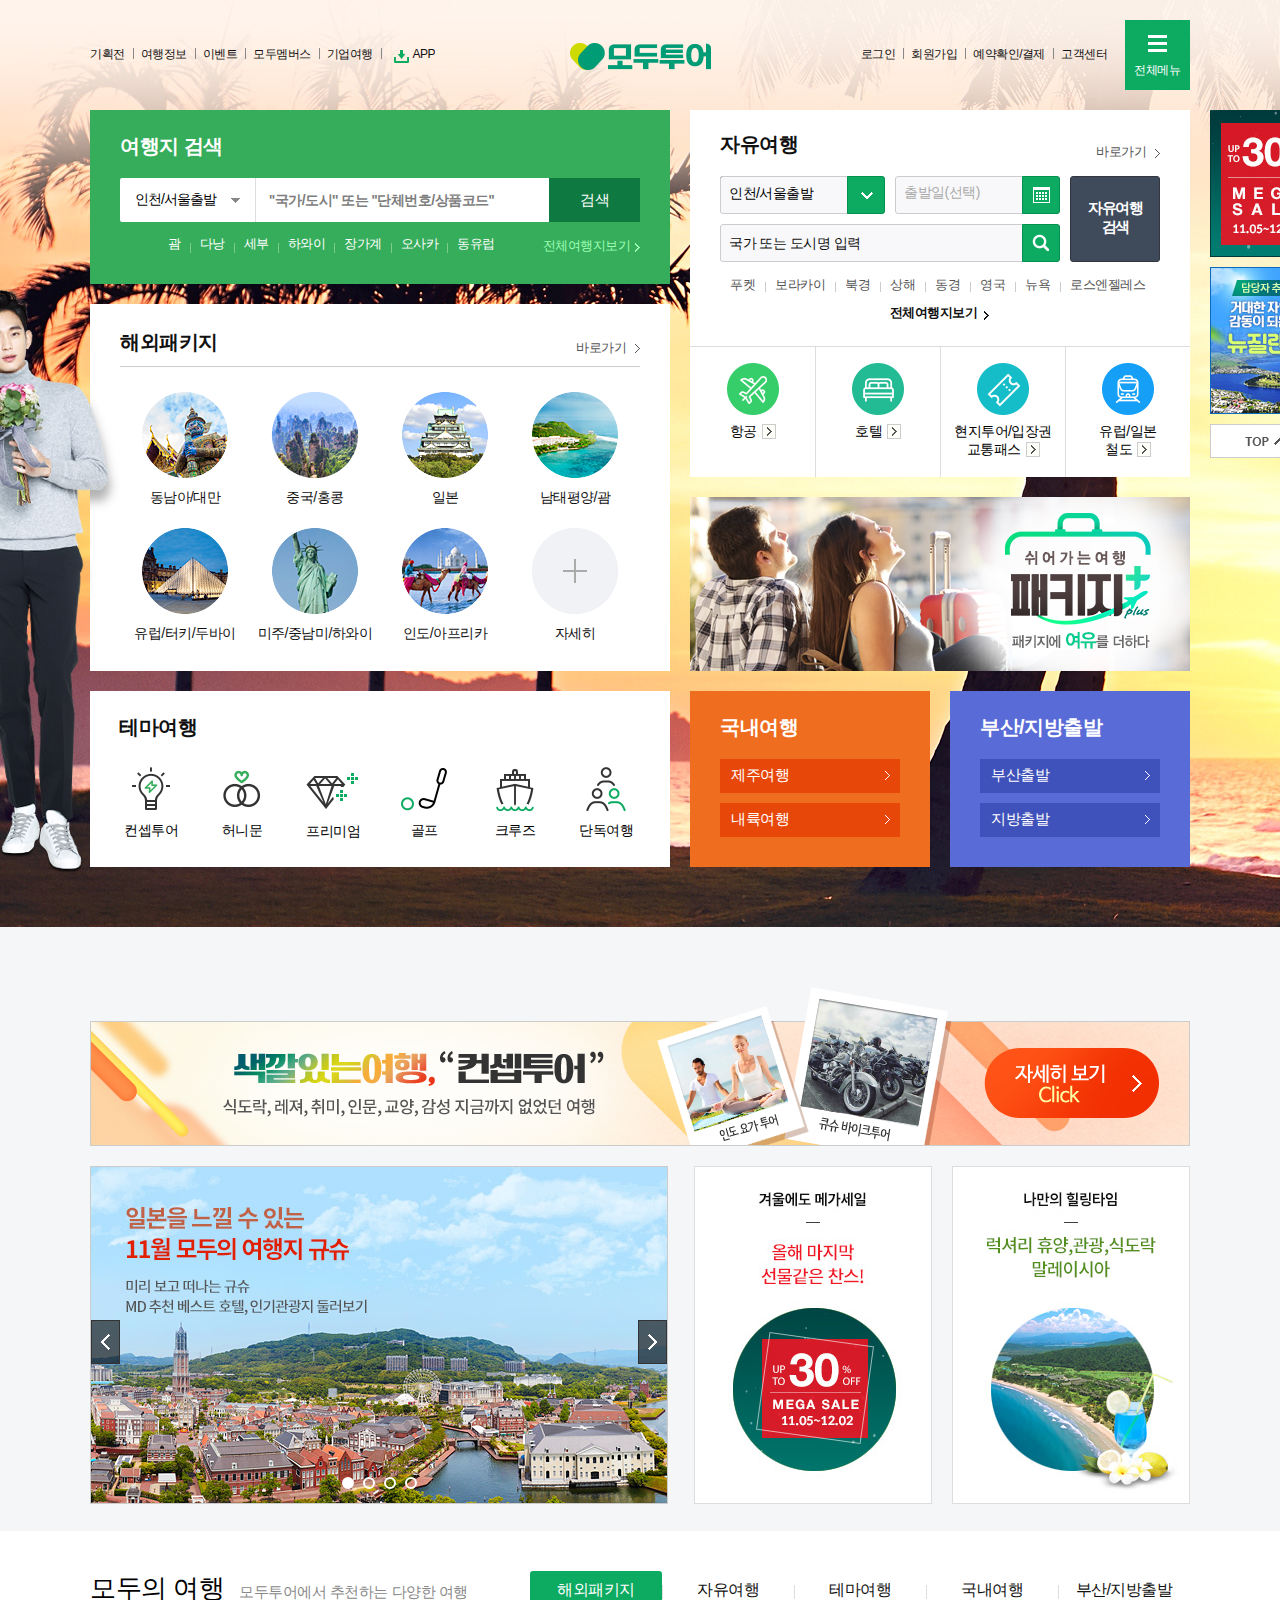
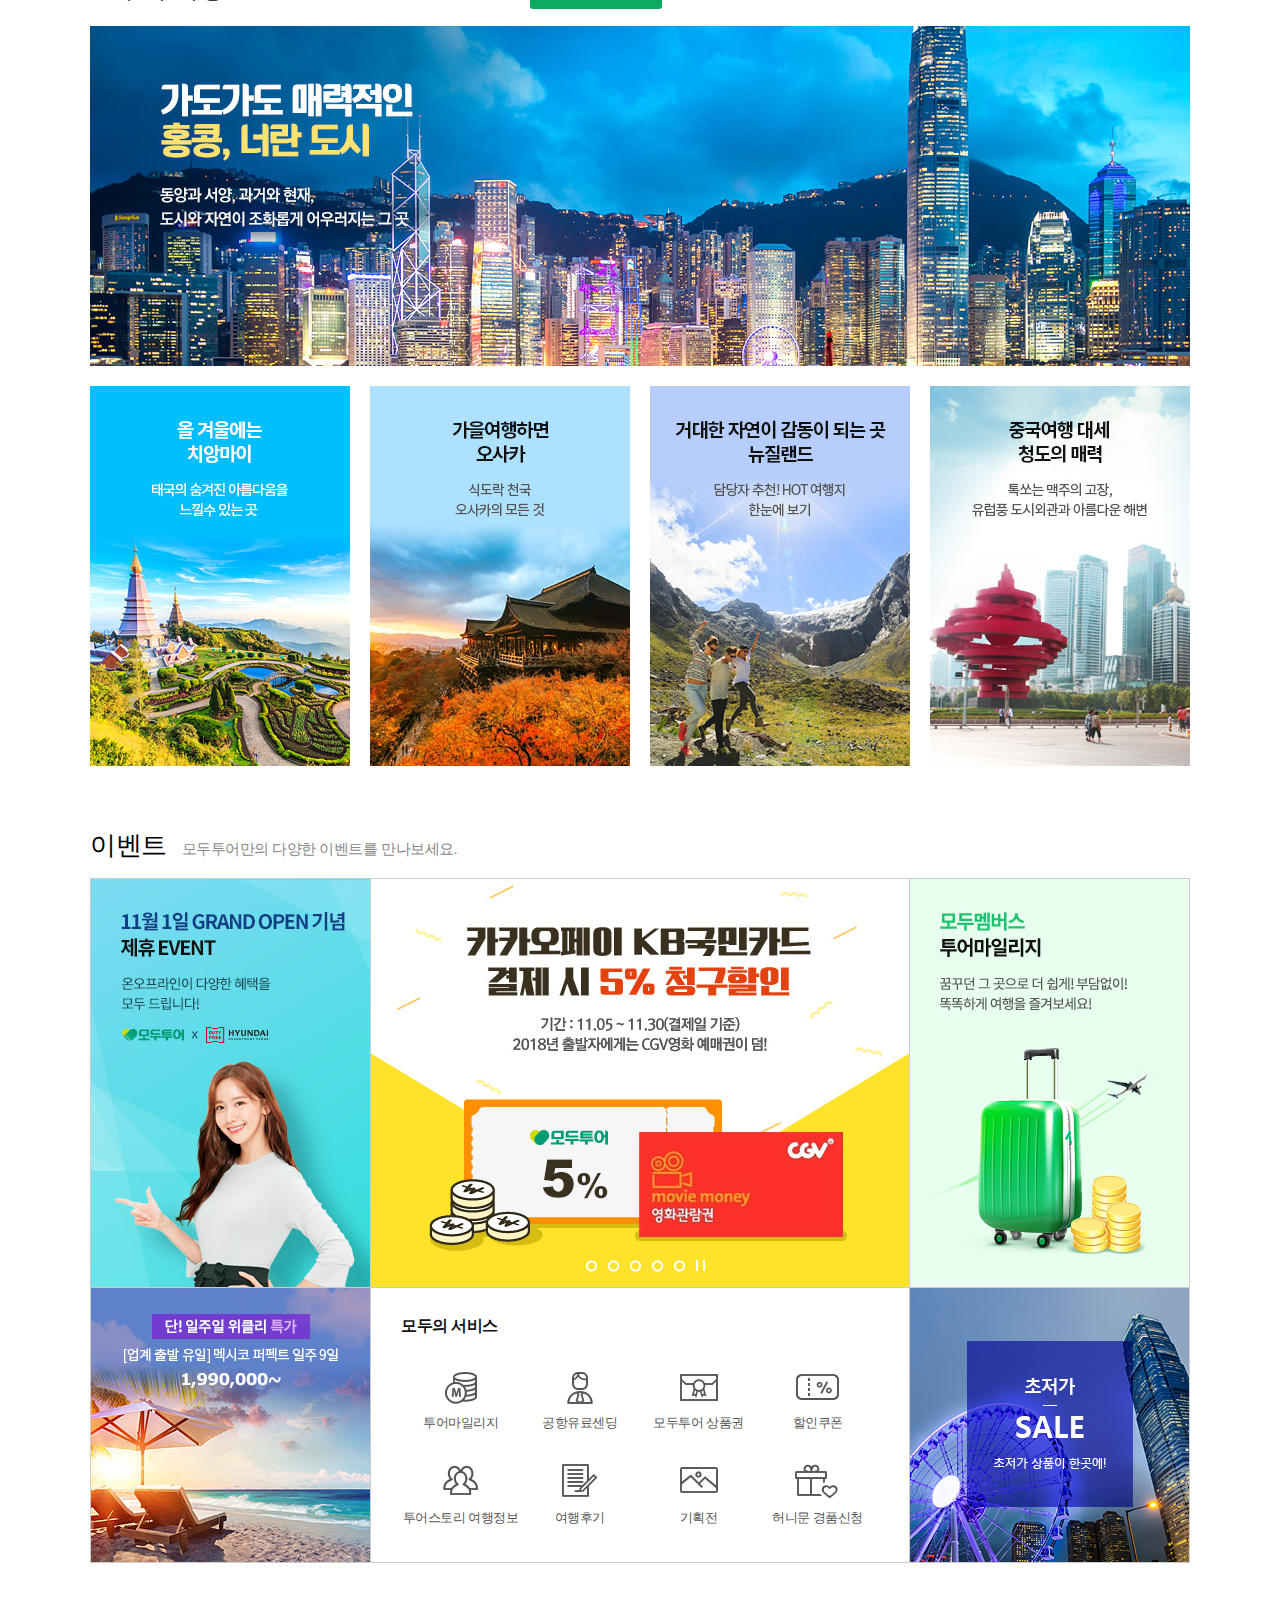
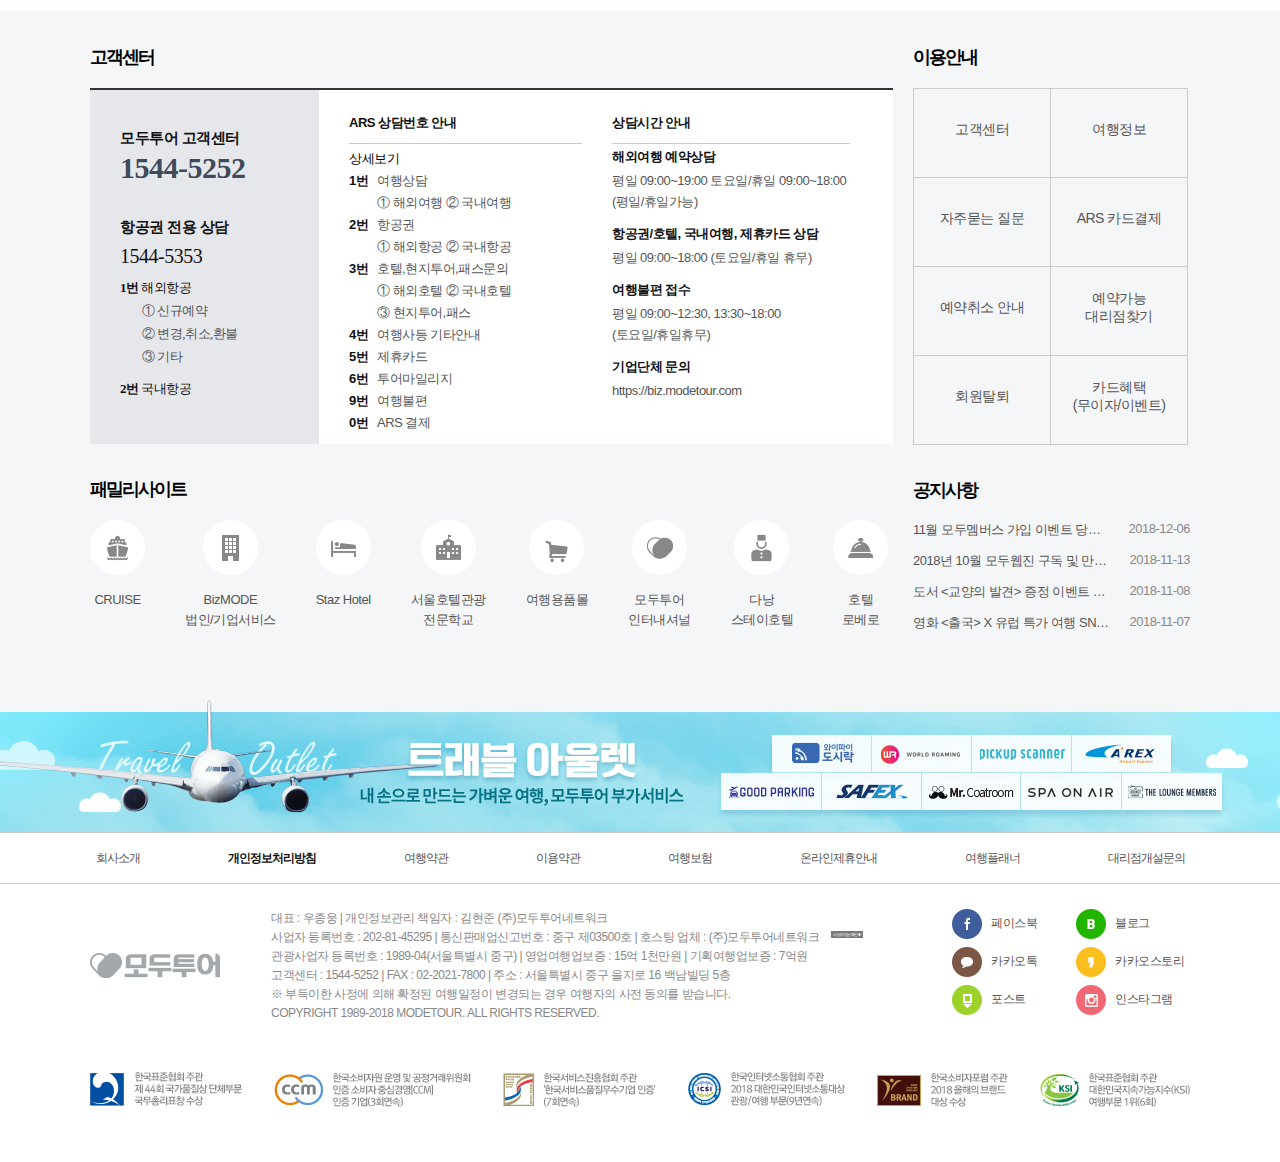
<file: MODETOUR/index.html>
<!DOCTYPE html>
<html lang="ko">
<head>
	<meta charset="UTF-8">
	<title>[홈페이지제작]modetour_고정은</title>
	<!-- css -->
	<link rel="stylesheet" type="text/css" href="./css/common.css">
	<link rel="stylesheet" type="text/css" href="./css/main.css">
</head>
<body>
	<div id="wrap">
		<header>	
			<div class="inner">
				<div id="gnb" class="clearfix">
					<h1><a href="#">logo</a></h1>
					<div class="left_gnb">
						<ul class="menuList">
							<li><a href="#">기획전</a></li>
							<li><a href="#">여행정보</a></li>
							<li><a href="#">이벤트</a></li>
							<li><a href="#">모두멤버스</a></li>
							<li><a href="#">기업여행</a></li>
							<li><a href="#" class="down"><span class="download"></span>APP</a></li>
						</ul>
					</div>
					<div class="right_gnb">
						<ul class="menuList">
							<li><a href="#">로그인</a></li>
							<li><a href="#">회원가입</a></li>
							<li><a href="#">예약확인/결제</a></li>
							<li><a href="#">고객센터</a></li>
						</ul>
						<div class="btn_menu">
							<input type="checkbox" id="btnMenu">
							<label for="btnMenu" class="btnMenu">
								<i></i>
								<i></i>
								<i></i>
								<span>전체메뉴</span>
							</label>
						</div>
					</div>
				</div>
			</div> <!-- /.inner -->
		</header>

		<div id="container">
			<div id="bannerfix">
				<a href="#"></a>
			</div>
			<aside>
				<div class="asidenav">
					<a href="#"><img src="./img/aside01.jpg" alt="메가세일"></a>
					<a href="#"><img src="./img/aside03.jpg" alt="담당자추천 뉴질랜드"></a>
					<a href="#serchWrap"><img src="./img/asideTop.gif" alt="위로가기"></a>
				</div>
			</aside>
			<div id="serchWrap">
				<div class="inner">
					<div class="leftArea">
						<div id="KeywordInput">
							<h2>여행지 검색</h2>
							<div id="serch">
								<div class="serchBar clearfix">
									<div class="start">
										<input type="radio" name="startArea" id="ICN" checked>
										<input type="radio" name="startArea" id="PUS">
										<input type="radio" name="startArea" id="TAE">
										<input type="radio" name="startArea" id="KWJ">
										<input type="radio" name="startArea" id="CJJ">
										<input type="radio" name="startArea" id="JEU">
										<input type="radio" name="startArea" id="YNY">
										<input type="checkbox" id="startBtn">
										<label for="startBtn" class="startBtn"><span></span></label>
										<ul class="startList">
											<li><label for="ICN">인천/서울출발</label></li>
											<li><label for="PUS">부산출발</label></li>
											<li><label for="TAE">대구출발</label></li>
											<li><label for="KWJ">무안출발</label></li>
											<li><label for="CJJ">청주출발</label></li>
											<li><label for="JEU">제주출발</label></li>
											<li><label for="YNY">양양출발</label></li>
										</ul>
									</div>
									<div class="inputBox">
										<input type="text" placeholder="''국가/도시'' 또는 ''단체번호/상품코드''">
										
										<div class="textDetail">
											<div class="infoTop">
												<i>!</i>
												<span>여행지 검색 안내</span>
											</div>
											<div class="infoBottom">
												<div class="btTop">
													<span class="bold">국가/도시 또는 단체번호/상품코드를 입력하세요.</span>
													<span>(입력 예 : 방콕, 하와이, 12345678, PGP412KEN0..)</span>
												</div>
												<div class="btBottom">
													<span>선택한 출발지기준으로 카테고리가 추출이 되며</span>
													<span>원하는 카테고리를 선택하시면 상품을 빠르게 찾을 수 있습니다. </span>
													<span>(카테고리 예시 : 패키지>동남아시아/대만>태국>방콕)</span>
												</div>
											</div>
										</div>
										<input type="submit" value="검색">
									</div>
								</div>
								<div class="popularList">
									<span><a href="#">괌</a></span>
									<span><a href="#">다낭</a></span>
									<span><a href="#">세부</a></span>
									<span><a href="#">하와이</a></span>
									<span><a href="#">장가계</a></span>
									<span><a href="#">오사카</a></span>
									<span><a href="#">동유럽</a></span>
									<a href="#" class="total">전체여행지보기</a>
								</div>
							</div>
						</div> <!-- /#schKwdInput -->
						<div id="foreignPack">
							<h2>해외패키지<a href="#">바로가기</a></h2>
							<ul>
								<li><a href="#">
									<span class="thumb"><img src="./img/foreign_pack01.png" alt="해외여행"></span>
									<span class="info">동남아/대만</span>
								</a></li>
								<li><a href="#">
									<span class="thumb"><img src="./img/foreign_pack02.png" alt="해외여행"></span>
									<span class="info">중국/홍콩</span>
								</a></li>
								<li><a href="#">
									<span class="thumb"><img src="./img/foreign_pack03.png" alt="해외여행"></span>
									<span class="info">일본</span>
								</a></li>
								<li><a href="#">
									<span class="thumb"><img src="./img/foreign_pack04.png" alt="해외여행"></span>
									<span class="info">남태평양/괌</span>
								</a></li>
								<li><a href="#">
									<span class="thumb"><img src="./img/foreign_pack05.png" alt="해외여행"></span>
									<span class="info">유럽/터키/두바이</span>
								</a></li>
								<li><a href="#">
									<span class="thumb"><img src="./img/foreign_pack06.png" alt="해외여행"></span>
									<span class="info">미주/중남미/하와이</span>
								</a></li>
								<li><a href="#">
									<span class="thumb"><img src="./img/foreign_pack07.png" alt="해외여행"></span>
									<span class="info">인도/아프리카</span>
								</a></li>
								<li><a href="#">
									<span class="thumb"><img src="./img/ico_detail.png" alt="해외여행"></span>
									<span class="info">자세히</span>
								</a></li>
							</ul>
						</div> <!-- /#foreignPack -->
						<div id="themeTravel">
							<h2>테마여행</h2>
							<ul>
								<li><a href="#">
									<span class="thumb"></span>
									<span class="info">컨셉투어</span>
								</a></li>
								<li><a href="#">
									<span class="thumb"></span>
									<span class="info">허니문</span>
								</a></li>
								<li><a href="#">
									<span class="thumb"></span>
									<span class="info">프리미엄</span>
								</a></li>
								<li><a href="#">
									<span class="thumb"></span>
									<span class="info">골프</span>
								</a></li>
								<li><a href="#">
									<span class="thumb"></span>
									<span class="info">크루즈</span>
								</a></li>
								<li><a href="#">
									<span class="thumb"></span>
									<span class="info">단독여행</span>
								</a></li>
							</ul>
						</div> <!-- /#themeTravel -->
					</div> <!-- /.leftArea -->
					<div class="rightArea">
						<div id="freeTravel">
							<h2>자유여행<a href="#">바로가기</a></h2>
							<div class="freeSerch">
								<div class="serchBar">
									<div class="serchTop clearfix">
										<div class="serchTop_l">
											<input type="radio" name="serchTopArea" id="ICN_free" checked>
											<input type="radio" name="serchTopArea" id="PUS_free">
											<input type="checkbox" id="serchTop_l_btn">
											<label for="serchTop_l_btn" class="serchTop_btn"><span></span></label>
											<ul class="freeList">
												<li><label for="ICN_free">인천/서울출발</label></li>
												<li><label for="PUS_free">부산출발</label></li>
											</ul>
										</div>
										<div class="serchTop_r">
											<input type="checkbox" id="dateBtn">
											<label for="dateBtn"><span></span></label>
											<div class="dateSelect">
												<p class="calender_title">출발일</p>
												<div class="month_select">
													<a href="#" class="prev">이전 달</a>
													<a href="#" class="next">다음 달</a>
													<div class="month_list">
														<input type="checkbox" id="month">
														<input type="radio" name="month_choose" id="dec" checked>
														<input type="radio" name="month_choose" id="jan">
														<input type="radio" name="month_choose" id="feb">
														<input type="radio" name="month_choose" id="mar">
														<input type="radio" name="month_choose" id="apr">
														<label for="month" class="month_ap"></label>
														<ul>
															<li><label for="dec">2018년 12월</label></li>
															<li><label for="jan">2019년 01월</label></li>
															<li><label for="feb">2019년 02월</label></li>
															<li><label for="mar">2019년 03월</label></li>
															<li><label for="apr">2019년 04월</label></li>
														</ul>
													</div><!--/.month_list -->
												</div><!-- /.montth_select -->
												<div class="calender">
													<input type="radio" name=date_select id="d-1st">
													<input type="radio" name=date_select id="d-2nd">
													<input type="radio" name=date_select id="d-3rd" checked>
													<input type="radio" name=date_select id="d-4th">
													<input type="radio" name=date_select id="d-5th">
													<input type="radio" name=date_select id="d-6th">
													<input type="radio" name=date_select id="d-7th">
													<input type="radio" name=date_select id="d-8th">
													<input type="radio" name=date_select id="d-09th">
													<input type="radio" name=date_select id="d-10th">
													<input type="radio" name=date_select id="d-11th">
													<input type="radio" name=date_select id="d-12th">
													<input type="radio" name=date_select id="d-13th">
													<input type="radio" name=date_select id="d-14th">
													<input type="radio" name=date_select id="d-15th">
													<input type="radio" name=date_select id="d-16th">
													<input type="radio" name=date_select id="d-17th">
													<input type="radio" name=date_select id="d-18th">
													<input type="radio" name=date_select id="d-19th">
													<input type="radio" name=date_select id="d-20th">
													<input type="radio" name=date_select id="d-21st">
													<input type="radio" name=date_select id="d-22nd">
													<input type="radio" name=date_select id="d-23rd">
													<input type="radio" name=date_select id="d-24th">
													<input type="radio" name=date_select id="d-25th">
													<input type="radio" name=date_select id="d-26th">
													<input type="radio" name=date_select id="d-27th">
													<input type="radio" name=date_select id="d-28th">
													<input type="radio" name=date_select id="d-29th">
													<input type="radio" name=date_select id="d-30th">
													<input type="radio" name=date_select id="d-31st">
													<table>
														<colgroup>
															<col>
															<col>
															<col>
															<col>
															<col>
															<col>
															<col>
														</colgroup>
														<thead>
															<tr>
																<th>일</th>
																<th>월</th>
																<th>화</th>
																<th>수</th>
																<th>목</th>
																<th>금</th>
																<th>토</th>
															</tr>
														</thead>
														<tbody>
															<tr>
																<td></td>
																<td></td>
																<td></td>
																<td></td>
																<td></td>
																<td></td>
																<td><label for="d-1st" id="d-1st_select">1</label></td>
															</tr>
															<tr>
																<td><label for="d-2nd" id="d-2nd_select">2</label></td>
																<td><label for="d-3rd" id="d-3rd_select">3</label></td>
																<td><label for="d-4th" id="d-4th_select">4</label></td>
																<td><label for="d-5th" id="d-5th_select">5</label></td>
																<td><label for="d-6th" id="d-6th_select">6</label></td>
																<td><label for="d-7th" id="d-7th_select">7</label></td>
																<td><label for="d-8th" id="d-8th_select">8</label></td>
															</tr>
															<tr>
																<td><label for="d-09th" id="d-09th_select">09</label></td>
																<td><label for="d-10th" id="d-10th_select">10</label></td>
																<td><label for="d-11th" id="d-11th_select">11</label></td>
																<td><label for="d-12th" id="d-12th_select">12</label></td>
																<td><label for="d-13th" id="d-13th_select">13</label></td>
																<td><label for="d-14th" id="d-14th_select">14</label></td>
																<td><label for="d-15th" id="d-15th_select">15</label></td>
															</tr>
															<tr>
																<td><label for="d-16th" id="d-16th_select">16</label></td>
																<td><label for="d-17th" id="d-17th_select">17</label></td>
																<td><label for="d-18th" id="d-18th_select">18</label></td>
																<td><label for="d-19th" id="d-19th_select">19</label></td>
																<td><label for="d-20th" id="d-20th_select">20</label></td>
																<td><label for="d-21st" id="d-21st_select">21</label></td>
																<td><label for="d-22nd" id="d-22nd_select">22</label></td>
															</tr>
															<tr>
																<td><label for="d-23rd" id="d-23rd_select">23</label></td>
																<td><label for="d-24th" id="d-24th_select">24</label></td>
																<td><label for="d-25th" id="d-25th_select">25</label></td>
																<td><label for="d-26th" id="d-26th_select">26</label></td>
																<td><label for="d-27th" id="d-27th_select">27</label></td>
																<td><label for="d-28th" id="d-28th_select">28</label></td>
																<td><label for="d-29th" id="d-29th_select">29</label></td>
															</tr>
															<tr>
																<td><label for="d-30th" id="d-30th_select">30</label></td>
																<td><label for="d-31st" id="d-31st_select">31</label></td>
																<td></td>
																<td></td>
																<td></td>
																<td></td>
																<td></td>
															</tr>
														</tbody>
													</table>
												</div><!-- /.calender -->
												<div class="date_bottom">
													<label class="btn close" for="dateBtn">취소</label>
													<label class="btn complete" for="dateBtn">선택완료</label>	
												</div><!-- .date_bottom -->
											</div><!-- /.dateSelect -->

										</div>
									</div>
									<div class="serchBottom">
										<input type="text" id="serch_text" placeholder="국가 또는 도시명 입력">
										<input type="submit" class="btn" id="submit_btn">
										<label for="submit_btn"></label>
									</div>
								</div>
								<div class="serchBtn">
									<input type="submit" id="serchBtnLb">
									<label for="serchBtnLb">자유여행<br>검색</label>
								</div>
							</div>
							<ul class="popularList">
								<li><a href="#">푸켓</a></li>
								<li><a href="#">보라카이</a></li>
								<li><a href="#">북경</a></li>
								<li><a href="#">상해</a></li>
								<li><a href="#">동경</a></li>
								<li><a href="#">영국</a></li>
								<li><a href="#">뉴욕</a></li>
								<li><a href="#">로스엔젤레스</a></li>
							</ul>
							<div class="total">
								<a href="#">전체여행지보기</a>
							</div>
							<div class="transport">
								<a href="#">
									<span class="thumb"></span>
									<span class="info">항공</span>
								</a>
								<a href="#">
									<span class="thumb"></span>
									<span class="info">호텔</span>
								</a>
								<a href="#">
									<span class="thumb"></span>
									<span class="info">현지투어/입장권<br>교통패스</span>
								</a>
								<a href="#">
									<span class="thumb"></span>
									<span class="info">유럽/일본<br>철도</span>
								</a>
							</div>
						</div> <!-- /#freeTravel -->
						<div id="travalPack">
							<a href="#">쉬러가는여행 패키지 플러스</a>
						</div> <!-- /#travalPack -->
						<div id="travelLink">
							<div class="countryTravel">
								<h2>국내여행</h2>
								<a href="#" class="jeju">제주여행</a>
								<a href="#" class="inland">내륙여행</a>
							</div>
							<div class="BusanTravel">
								<h2>부산/지방출발</h2>
								<a href="#" class="busan">부산출발</a>
								<a href="#" class="side">지방출발</a>
							</div>
						</div> <!-- /#travelLink -->
					</div> <!-- /.rightArea -->
				</div> <!-- /.inner -->
			</div> <!-- /.serchWrap -->
			<div id="concept">
				<div class="inner">
					<div class="conceptBn"><a href="#"></a></div>
					<div class="conceptCnt">
						<div class="best">
						<div class="best_slider">
							<input type="radio" name="best_page" id="best_page01" checked>						
							<input type="radio" name="best_page" id="best_page02">						
							<input type="radio" name="best_page" id="best_page03">						
							<input type="radio" name="best_page" id="best_page04">
							<div class="control_arrow">						
								<label for="best_page04" class="arrow prev page1">이전</label>
								<label for="best_page02" class="arrow next page1">다음</label>
								<label for="best_page01" class="arrow prev page2">이전</label>
								<label for="best_page03" class="arrow next page2">다음</label>
								<label for="best_page02" class="arrow prev page3">이전</label>
								<label for="best_page04" class="arrow next page3">다음</label>
								<label for="best_page03" class="arrow prev page4">이전</label>
								<label for="best_page01" class="arrow next page4">다음</label>
							</div>
							<div class="control_point">							
								<label for="best_page01" class="page1"></label>
								<label for="best_page02" class="page2"></label>
								<label for="best_page03" class="page3"></label>
								<label for="best_page04" class="page4"></label>
							</div>
							<ul>
								<li>
									<a href="#">
										<img src="./img/ad_01.jpg">
									</a>
								</li>
								<li>
									<a href="#">
										<img src="./img/ad_02.jpg">
									</a>
								</li>
								<li>
									<a href="#">
										<img src="./img/ad_03.jpg">
									</a>
								</li>
								<li>
									<a href="#">
										<img src="./img/ad_04.jpg">
									</a>
								</li>
							</ul>
						</div><!-- /.best_slider -->
						</div>
						<div class="ccsBn">
							<div class="bn_l"><a href="#"></a></div>
							<div class="bn_r"><a href="#"></a></div>
						</div>
					</div>
				</div>	
			</div> <!-- #concept -->
			<div id="modeTraval">
				<div class="inner">	
					<div class="modetit">
						<h2>모두의 여행<span>모두투어에서 추천하는 다양한 여행</span></h2>
						<div class="modeBanner">
							<input type="radio" name="modePage" id="page1" checked>
							<input type="radio" name="modePage" id="page2">
							<input type="radio" name="modePage" id="page3">
							<input type="radio" name="modePage" id="page4">
							<input type="radio" name="modePage" id="page5">
							<div class="modeinput">
								<label for="page1">해외패키지</label>
								<label for="page2">자유여행</label>
								<label for="page3">테마여행</label>
								<label for="page4">국내여행</label>
								<label for="page5">부산/지방출발</label>
							</div>
							<div class="modebnSlide"></div>
							<ul class="modebnCnt">
								<li class="page1">
									<div class="pageTop">
										<div class="thumb">
											<a href="#"><img src="./img/pro_oversea_main_3.jpg" alt="해외패키지"></a>
										</div>
									</div>
									<div class="pageCnt">
										<div class="thumb">
											<a href="#">
												<img src="./img/pro_oversea_1.jpg" alt="해외패키지">
												<span class="shadow"></span>
												<span class="text">자세히보기</span>
											</a>
										</div>
										<div class="thumb">
											<a href="#">
												<img src="./img/pro_oversea_2.jpg" alt="해외패키지">
												<span class="shadow"></span>
												<span class="text">자세히보기</span>
											</a>
										</div>
										<div class="thumb">
											<a href="#">
												<img src="./img/pro_oversea_3.jpg" alt="해외패키지">
												<span class="shadow"></span>
												<span class="text">자세히보기</span>
											</a>
										</div>
										<div class="thumb">
											<a href="#">
												<img src="./img/pro_oversea_4.jpg" alt="해외패키지">
												<span class="shadow"></span>
												<span class="text">자세히보기</span>
											</a>
										</div>
									</div>
								</li>
								<li class="page2">
									<div class="pageTop">
										<div class="thumb">
											<a href="#"><img src="./img/pro_free_main_2.jpg" alt="자유여행"></a>
										</div>
									</div>
									<div class="pageCnt">
										<div class="thumb">
											<a href="#">
												<img src="./img/pro_free_1.jpg" alt="자유여행">
												<span class="shadow"></span>
												<span class="text">자세히보기</span>
											</a>
										</div>
										<div class="thumb">
											<a href="#">
												<img src="./img/pro_free_2.jpg" alt="자유여행">
												<span class="shadow"></span>
												<span class="text">자세히보기</span>
											</a>
										</div>
										<div class="thumb">
											<a href="#">
												<img src="./img/pro_free_3.jpg" alt="자유여행">
												<span class="shadow"></span>
												<span class="text">자세히보기</span>
											</a>
										</div>
										<div class="thumb">
											<a href="#">
												<img src="./img/pro_free_4.jpg" alt="자유여행">
												<span class="shadow"></span>
												<span class="text">자세히보기</span>
											</a>
										</div>
									</div>
								</li>
								<li class="page3">
									<div class="pageTop">
										<div class="thumb">
											<a href="#"><img src="./img/pro_theme_main_1.jpg" alt="테마여행"></a>
										</div>
									</div>
									<div class="pageCnt">
										<div class="thumb">
											<a href="#">
												<img src="./img/pro_theme_1.jpg" alt="테마여행">
												<span class="shadow"></span>
												<span class="text">자세히보기</span>
											</a>
										</div>
										<div class="thumb">
											<a href="#">
												<img src="./img/pro_theme_2.jpg" alt="테마여행">
												<span class="shadow"></span>
												<span class="text">자세히보기</span>
											</a>
										</div>
										<div class="thumb">
											<a href="#">
												<img src="./img/pro_theme_3.jpg" alt="테마여행">
												<span class="shadow"></span>
												<span class="text">자세히보기</span>
											</a>
										</div>
										<div class="thumb">
											<a href="#">
												<img src="./img/pro_theme_4.jpg" alt="테마여행">
												<span class="shadow"></span>
												<span class="text">자세히보기</span>
											</a>
										</div>
									</div>
								</li>
								<li class="page4">
									<div class="pageTop">
										<div class="thumb">
											<a href="#"><img src="./img/pro_kr_main_3.jpg" alt="국내여행"></a>
										</div>
									</div>
									<div class="pageCnt">
										<div class="thumb">
											<a href="#">
												<img src="./img/pro_kr_1.jpg" alt="국내여행">
												<span class="shadow"></span>
												<span class="text">자세히보기</span>
											</a>
										</div>
										<div class="thumb">
											<a href="#">
												<img src="./img/pro_kr_2.jpg" alt="국내여행">
												<span class="shadow"></span>
												<span class="text">자세히보기</span>
											</a>
										</div>
										<div class="thumb">
											<a href="#">
												<img src="./img/pro_kr_3.jpg" alt="국내여행">
												<span class="shadow"></span>
												<span class="text">자세히보기</span>
											</a>
										</div>
										<div class="thumb">
											<a href="#">
												<img src="./img/pro_kr_4.jpg" alt="국내여행">
												<span class="shadow"></span>
												<span class="text">자세히보기</span>
											</a>
										</div>
									</div>
								</li>
								<li class="page5">
									<div class="pageTop">
										<div class="thumb">
											<a href="#"><img src="./img/pro_busan_main_1.jpg" alt="부산/지방출발"></a>
										</div>
									</div>
									<div class="pageCnt">
										<div class="thumb">
											<a href="#">
												<img src="./img/pro_busan_1.jpg" alt="부산/지방출발">
												<span class="shadow"></span>
												<span class="text">자세히보기</span>
											</a>
										</div>
										<div class="thumb">
											<a href="#">
												<img src="./img/pro_busan_2.jpg" alt="부산/지방출발">
												<span class="shadow"></span>
												<span class="text">자세히보기</span>
											</a>
										</div>
										<div class="thumb">
											<a href="#">
												<img src="./img/pro_busan_3.jpg" alt="부산/지방출발">
												<span class="shadow"></span>
												<span class="text">자세히보기</span>
											</a>
										</div>
										<div class="thumb">
											<a href="#">
												<img src="./img/pro_busan_4.jpg" alt="부산/지방출발">
												<span class="shadow"></span>
												<span class="text">자세히보기</span>
											</a>
										</div>
									</div>
								</li>
							</ul>
						</div>
					</div>
				</div>
			</div> <!-- #modeTraval -->
			<div id="event">
				<div class="inner">	
					<div class="eventtit">
						<h2>이벤트<span>모두투어만의 다양한 이벤트를 만나보세요.</span></h2>
					</div> <!-- /.eventtit -->
					<div class="eventCnt">
						<div class="hyundai">
							<a href="#"><span class="thumb">
								<img src="./img/event_01.jpg" alt="현대백화점 이벤트">
							</span></a>
						</div>
						<div class="eventSlide">
							<ul>
								<li>
									<a href="#">
										<img src="./img/event_slide_01.jpg" alt="청구할인이벤트">
									</a>
								</li>
								<li>
									<a href="#">
										<img src="./img/event_slide_02.jpg" alt="가입이벤트">
									</a>
								</li>
								<li>
									<a href="#">
										<img src="./img/event_slide_03.jpg" alt="출판기념이벤트">
									</a>
								</li>
								<li>
									<a href="#">
										<img src="./img/event_slide_04.jpg" alt="디즈니콜라보이벤트">
									</a>
								</li>
								<li>
									<a href="#">
										<img src="./img/event_slide_05.jpg" alt="국민은행캐쉬백이벤트">
									</a>
								</li>
								<li>
									<a href="#">
										<img src="./img/event_slide_01.jpg" alt="청구할인이벤트">
									</a>
								</li>
							</ul>
							<div class="eventPage">
								<i></i>
								<i></i>
								<i></i>
								<i></i>
								<i></i>
								<a href="#"></a>
							</div>
						</div>
						<div class="mileage">
							<a href="#"><span class="thumb">
								<img src="./img/event_02.jpg" alt="마일리지">
							</span></a>
						</div>
						<div class="specialPrice">
							<a href="#"><span class="thumb">
								<img src="./img/event_03.jpg" alt="특별한가격">
							</span></a>
						</div>
						<div class="eventService">
							<div class="iconPage">
								<h3>모두의 서비스</h3>
								<ul>
									<li>
										<a href="#">
											<span class="icon"></span>
											<span class="detail">투어마일리지</span>
										</a>
									</li>
									<li>
										<a href="#">
											<span class="icon"></span>
											<span class="detail">공항유료센딩</span>
										</a>
									</li>
									<li>
										<a href="#">
											<span class="icon"></span>
											<span class="detail">모두투어 상품권</span>
										</a>
									</li>
									<li>
										<a href="#">
											<span class="icon"></span>
											<span class="detail">할인쿠폰</span>
										</a>
									</li>
									<li>
										<a href="#">
											<span class="icon"></span>
											<span class="detail">투어스토리 여행정보</span>
										</a>
									</li>
									<li>
										<a href="#">
											<span class="icon"></span>
											<span class="detail">여행후기</span>
										</a>
									</li>
									<li>
										<a href="#">
											<span class="icon"></span>
											<span class="detail">기획전</span>
										</a>
									</li>
									<li>
										<a href="#">
											<span class="icon"></span>
											<span class="detail">허니문 경품신청</span>
										</a>
									</li>
								</ul>
							</div>
						</div>
						<div class="sale">
							<a href="#"><span class="thumb">
								<img src="./img/event_04.png" alt="세일">
							</span></a>
						</div>
					</div>
				</div> <!-- /.inner -->
			</div> <!-- #event -->
			<div id="serviceCenter">
				<div class="inner">
					<div class="customer">
					<h3>고객센터</h3>
					<div class="customerCnt">
						<div class="customer_l">
							<h4>모두투어 고객센터</h4>
							<strong>1544-5252</strong>
							<h5>항공권 전용 상담</h5>
							<span class="phone">1544-5353</span>
							<strong class="air">1번
								<span>해외항공</span><br>
								<i>① 신규예약</i><br>
								<i>② 변경,취소,환불</i><br>
								<i>③ 기타</i>
							</strong>	
							<strong class="air">2번
								<span>국내항공</span>
							</strong>	
						</div>
						<div class="customer_r">
							<div class="ars">
								<h5>ARS 상담번호 안내</h5>
								<a href="#">상세보기</a>
								<ul>
									<li>
										<strong>1번</strong>
										<span>여행상담</span><br>
										<span>① 해외여행 ② 국내여행</span>
									</li>
									<li>
										<strong>2번</strong>
										<span>항공권</span><br>
										<span>① 해외항공 ② 국내항공</span>
									</li>
									<li>
										<strong>3번</strong>
										<span>호텔,현지투어,패스문의</span><br>
										<span>① 해외호텔 ② 국내호텔</span><br>
										<span>③ 현지투어,패스</span>
									</li>
									<li>
										<strong>4번</strong>
										<span>여행사등 기타안내</span>
									</li>
									<li>
										<strong>5번</strong>
										<span>제휴카드</span>
									</li>
									<li>
										<strong>6번</strong>
										<span>투어마일리지</span>
									</li>
									<li>
										<strong>9번</strong>
										<span>여행불편</span>
									</li>
									<li>
										<strong>0번</strong>
										<span>ARS 결제</span>
									</li>
								</ul>
							</div>
							
							<div class="service">
								<h5>상담시간 안내</h5>
								<ul>
									<li>
										<strong>해외여행 예약상담</strong>
										<em>평일 09:00~19:00 토요일/휴일 09:00~18:00<br>(평일/휴일가능)</em>
									</li>
									<li>
										<strong>항공권/호텔, 국내여행, 제휴카드 상담</strong>
										<em>평일 09:00~18:00 (토요일/휴일 휴무)</em>
									</li>
									<li>
										<strong>여행불편 접수</strong>
										<em>평일 09:00~12:30, 13:30~18:00<br>(토요일/휴일휴무)</em>
									</li>
									<li>
										<strong>기업단체 문의</strong>
										<em><a href="#">https://biz.modetour.com</a></em>
									</li>
								</ul>
							</div>
						</div>
					</div>
					</div>
					<div class="guide">
						<h3>이용안내</h3>
						<ul>
							<li><a href="#"><span>고객센터</span></a></li>
							<li><a href="#"><span>여행정보</span></a></li>
							<li><a href="#"><span>자주묻는 질문</span></a></li>
							<li><a href="#"><span>ARS 카드결제</span></a></li>
							<li><a href="#"><span>예약취소 안내</span></a></li>
							<li><a href="#"><span>예약가능<br>대리점찾기</span></a></li>
							<li><a href="#"><span>회원탈퇴</span></a></li>
							<li><a href="#"><span>카드혜택<br>(무이자/이벤트)</span></a></li>
						</ul>
					</div>
					<div class="familySite">
						<h3>패밀리사이트</h3>
						<div class="familyCnt">
							<a href="#">
								<span class="icon"></span>
								<span class="tit">CRUISE</span>
							</a>
							<a href="#">
								<span class="icon"></span>
								<span class="tit">BizMODE<br>법인/기업서비스</span>
							</a>
							<a href="#">
								<span class="icon"></span>
								<span class="tit">Staz Hotel</span>
							</a>
							<a href="#">
								<span class="icon"></span>
								<span class="tit">서울호텔관광<br>전문학교</span>
							</a>
							<a href="#">
								<span class="icon"></span>
								<span class="tit">여행용품몰</span>
							</a>
							<a href="#">
								<span class="icon"></span>
								<span class="tit">모두투어<br>인터내셔널</span>
							</a>
							<a href="#">
								<span class="icon"></span>
								<span class="tit">다낭<br>스테이호텔</span>
							</a>
							<a href="#">
								<span class="icon"></span>
								<span class="tit">호텔<br>로베로</span>
							</a>
						</div>
					</div>
					<div class="notice">
						<h3>공지사항</h3>
						<ul>
							<li>
								<a href="#">
								<span class="tit ellipsis">11월 모두멤버스 가입 이벤트 당첨자 발표</span>
								<em class="date">2018-12-06</em>
								</a>
							</li>
							<li>
								<a href="#">
								<span class="tit ellipsis">2018년 10월 모두웹진 구독 및 만족도 조사 이벤트 당첨자 발표</span>
								<em class="date">2018-11-13</em>
								</a>
							</li>
							<li>
								<a href="#">
								<span class="tit ellipsis">도서 &lt;교양의 발견&gt; 증정 이벤트 당첨자 발표</span>
								<em class="date">2018-11-08</em>
								</a>
							</li>
							<li>
								<a href="#">
								<span class="tit ellipsis">영화 &lt;출국&gt; X 유럽 특가 여행 SNS 소문내기 이벤트 당첨자</span>
								<em class="date">2018-11-07</em>
								</a>
							</li>
						</ul>
					</div>
				</div> <!-- /.inner -->
			</div> <!-- /#serviceCenter -->
		</div> <!-- /#container -->

		<footer>
			<div class="ftTop">
				<div class="inner">
					<a href="#" class="ftbanner"></a>
				</div> <!-- /.inner -->
			</div> <!-- /.ftTop -->
			<nav>
				<a href="#">회사소개</a>
				<a href="#">개인정보처리방침</a>
				<a href="#">여행약관</a>
				<a href="#">이용약관</a>
				<a href="#">여행보험</a>
				<a href="#">온라인제휴안내</a>
				<a href="#">여행플래너</a>
				<a href="#">대리점개설문의</a>
			</nav>
			<div class="ftCnt">
				<div class="inner">
					<h2>modetourLogo</h2>
					<address>
						<a href="#">사업자정보확인▶</a>
						<span>대표 : 우종웅 | 개인정보관리 책임자 : 김현준 (주)모두투어네트워크</span>
						<span>사업자 등록번호 : 202-81-45295 | 통신판매업신고번호 : 중구 제03500호 | 호스팅 업체 : (주)모두투어네트워크</span>
						<span>관광사업자 등록번호 : 1989-04(서울특별시 중구) | 영업여행업보증 : 15억 1천만원 | 기획여행업보증 : 7억원</span>
						<span>고객센터 : 1544-5252 | FAX : 02-2021-7800 | 주소 : 서울특별시 중구 을지로 16 백남빌딩 5층</span>
						<span>※ 부득이한 사정에 의해 확정된 여행일정이 변경되는 경우 여행자의 사전 동의를 받습니다.</span>
						<span>COPYRIGHT 1989-2018 MODETOUR. ALL RIGHTS RESERVED.</span>
					</address>
					<div class="sns">
						<ul>
							<li><a href="#">
								<span class="thumb"></span>
								<span class="tit">페이스북</span>
							</a></li>
							<li><a href="#">
								<span class="thumb"></span>
								<span class="tit">블로그</span>
							</a></li>
							<li><a href="#">
								<span class="thumb"></span>
								<span class="tit">카카오톡</span>
							</a></li>
							<li><a href="#">
								<span class="thumb"></span>
								<span class="tit">카카오스토리</span>
							</a></li>
							<li><a href="#">
								<span class="thumb"></span>
								<span class="tit">포스트</span>
							</a></li>
							<li><a href="#">
								<span class="thumb"></span>
								<span class="tit">인스타그램</span>
							</a></li>
						</ul>
					</div>
				</div><!-- /.inner -->
			</div> <!-- /.ftCnt -->
			<div class="ftAward">
				<div class="inner">
					<a href="#"></a>
				</div> <!-- /.inner -->
			</div> <!-- /.ftAward -->
		</footer>
	</div> <!-- /#wrap -->
</body>
</html>
</file>
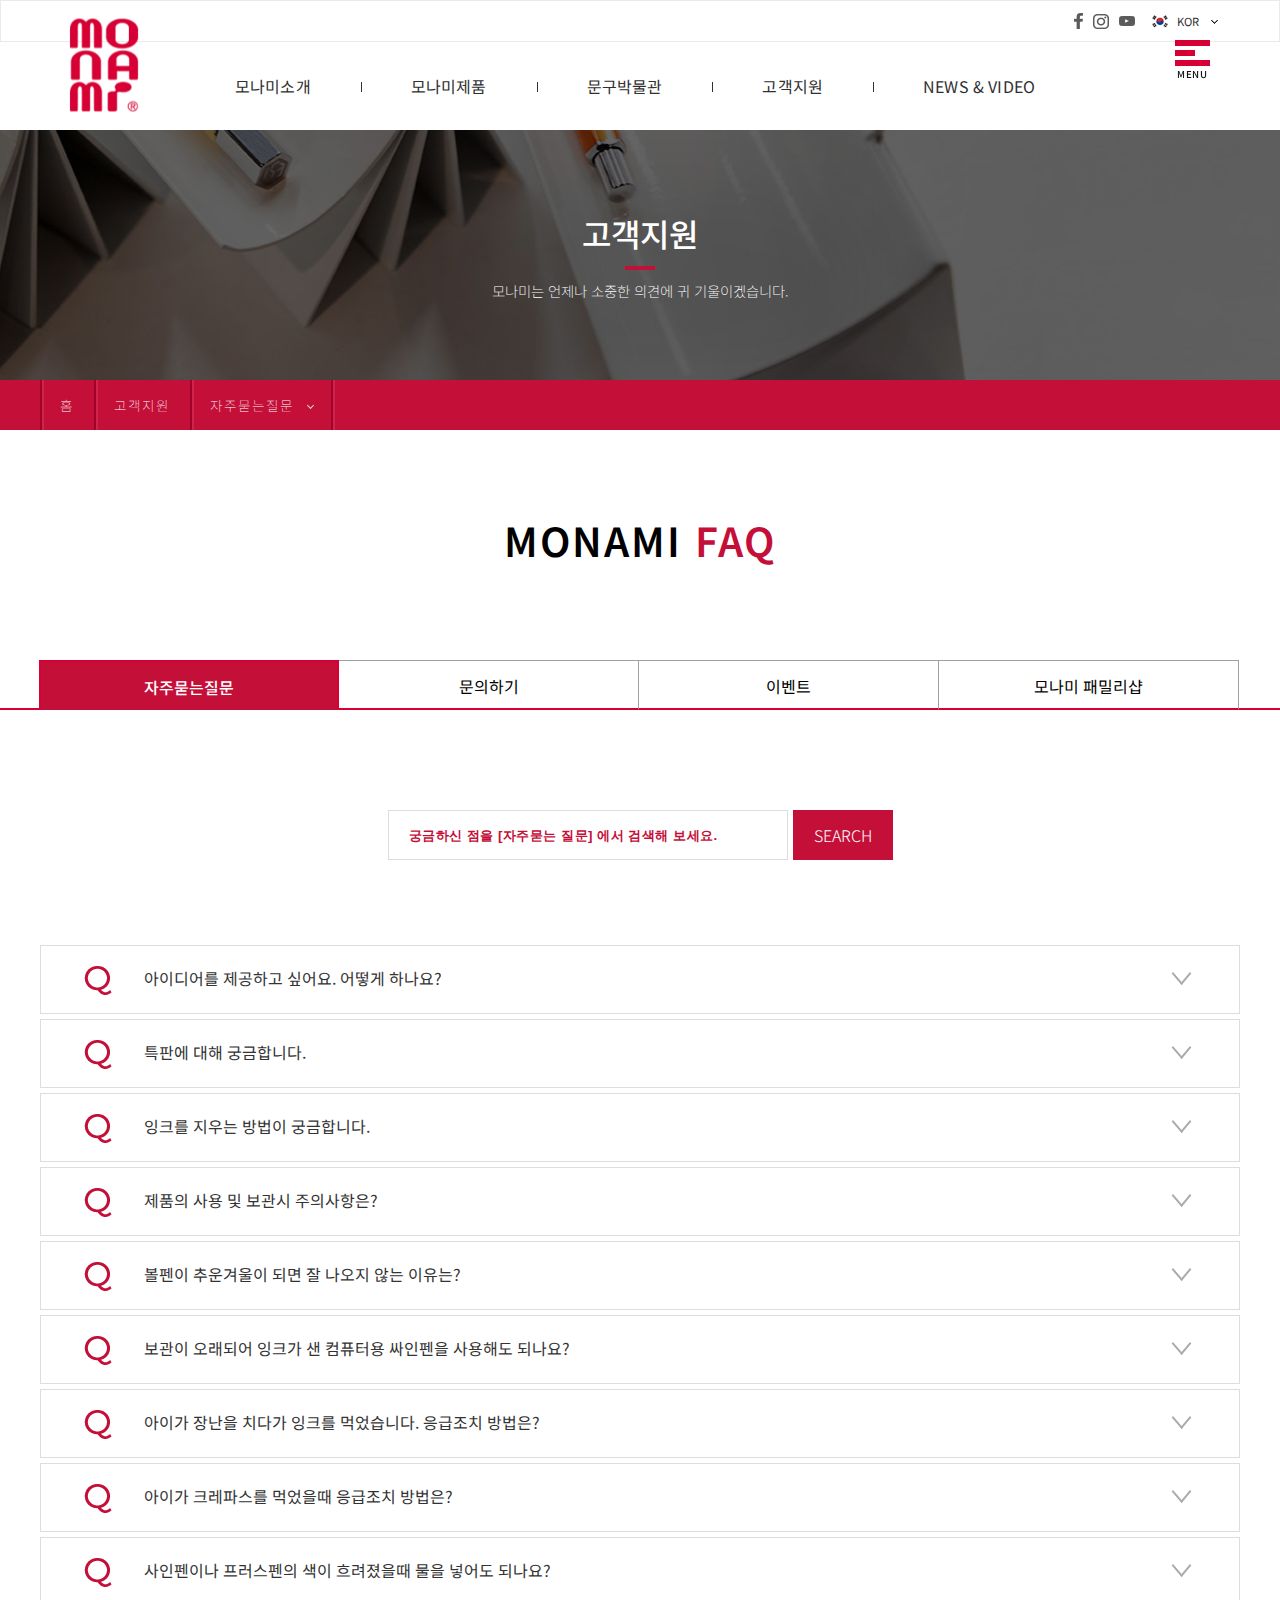
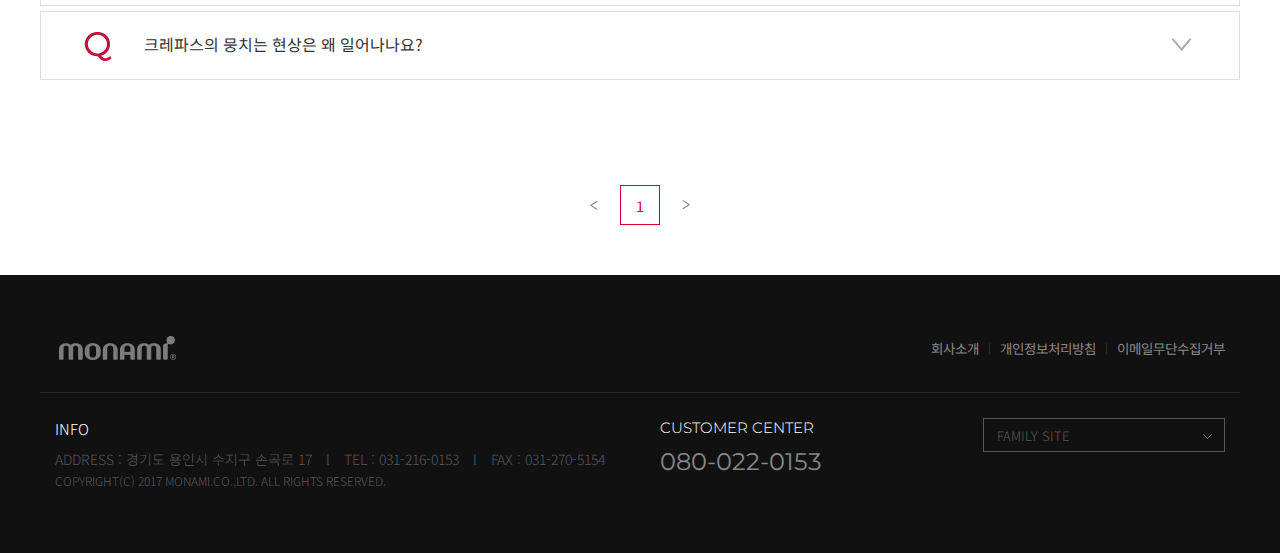
<file: MONAMI/sub/faq.html>
<!DOCTYPE html>
<html lang="ko">
<head>
	<meta charset="UTF-8">
	<meta name="viewport" content="width=divice-width,user-scalable=no,initial-scale=1.0,maximum-scale=1.0,minimum-scale=1.0">
	<meta http-equiv="X-UA-Compatible" content="IE=edge">
	<title>MONAMI FAQ</title>
	<!-- FONTS -->
	<link href="https://fonts.googleapis.com/css?family=Noto+Sans+KR:100,300,400,500,700,900&amp;subset=korean" rel="stylesheet">
	<link href="https://fonts.googleapis.com/css?family=Montserrat" rel="stylesheet">
	<!-- css -->
	<link rel="stylesheet" type="text/css" href="../lib/owl/owl.carousel.css">
	<link rel="stylesheet" type="text/css" href="../lib/owl/owl.theme.default.css">
	<link rel="stylesheet" type="text/css" href="../css/common.css">
	<link rel="stylesheet" type="text/css" href="../css/sub.css">
	<!-- JS -->
	<script type="text/javascript" src="https://code.jquery.com/jquery-1.11.3.js"></script>	
	<script type="text/javascript" src="../lib/owl/owl.carousel.min.js"></script>
	<script type="text/javascript" src="../js/main.js"></script>
	<script type="text/javascript" src="../js/sub.js"></script>

</head>
<body>
	<div id="wrap">
		<header>
			<input type="checkbox" id="menu_btn">
			<div id="logoWrap">
				<h1 id="logo">
					<a href="../index.html" "javascript:;" title="홈으로 이동"></a>
				</h1>
			</div>
			<div id="menu">
				<div id="menu_cate_wrap">
					<div class="m_gnb">
						<div class="m_serch">
							<div class="m_serch_detail">
								<ul>
									<li class="select m_click"><a href="#">
										<span class="thumb"></span>
										<span class="tit">KOR</span>
									</a></li>
									<li class="select "><a href="#">
										<span class="thumb"></span>
										<span class="tit">ENG</span>
									</a></li>
								</ul>
							</div>
						</div>
					</div>
					<div class="cate cateTop" id="m_intro">
						<div class="tit cateclick"><a href="javascript:;">모나미소개</a></div>
						<ul class="cateMove">
							<li><a href="./info.html?tab=1">회사정보</a></li>
							<li><a href="./info.html?tab=2">회사연혁</a></li>
							<li><a href="./info.html?tab=3">찾아오시는 길</a></li>
						</ul>
					</div>
					<div class="cate" id="m_prod">
						<div class="tit"><a href="javascript:;">모나미제품</a></div>
						<ul class="cateMove">
							<li><a href="./prod.html?tab=1">펜</a></li>
							<li><a href="./prod.html?tab=2">마카</a></li>
							<li><a href="./prod.html?tab=3">형광펜</a></li>
							<li><a href="./prod.html?tab=4">회화구류</a></li>
							<li><a href="./prod.html?tab=5">기타</a></li>
							<li><a href="./prod.html?tab=6">카탈로그</a></li>
						</ul>
					</div>
					<div class="cate" id="m_museum">
						<div class="tit"><a href="javascript:;">문구박물관</a></div>
						<ul class="cateMove">
							<li><a href="./museum.html">문구박물관</a></li>
						</ul>
					</div>
					<div class="cate" id="m_user">
						<div class="tit"><a href="javascript:;">고객지원</a></div>
						<ul class="cateMove">
							<li><a href="./faq.html?tab=1">자주묻는질문</a></li>
							<li><a href="./faq.html?tab=2">문의하기</a></li>
							<li><a href="./faq.html?tab=3">이벤트</a></li>
							<li><a href="./faq.html?tab=4">모나미 패밀리샵</a></li>
						</ul>
					</div>
					<div class="cate" id="m_news">
						<div class="tit"><a href="javascript:;">NEWS & VIDEO</a></div>
						<ul class="cateMove">
							<li><a href="./video.html">보도자료</a></li>
							<li><a href="./video.html">동영상자료</a></li>
						</ul>
					</div>
					<div class="m_sns">
	       				<ul>
	       					<li><a href="#">facebook</a></li>
	       					<li><a href="#">instagram</a></li>
	       					<li><a href="#">youtube</a></li>
	       				</ul>
	       			</div>
				</div> <!-- /.menu_cate__wrap -->
				<div id="menu_btn_wrap">
		       		<input type="button" class="menuBtn" id="menuBtn">
	       		    <label for="menu_btn" class="btn_line">
           		        <span class="menu_line line_close"></span>
           		        <span class="menu_line"></span>
           		        <span class="menu_line line_close"></span>
	       		    </label>
	       		    <div class="menu_text">
	       		    	<span class="open">MENU</span>
	       		        <span class="close">CLOSE</span>
	       			</div>
				 </div> <!-- /.menu_btn_wrap -->
				 
			</div>
			<div class="inner">
				<div id="hdwrap">
					<div class="gnb">
						<div class="serch">
							<div class="sns">
							<a href="javascript:;">페이스북</a>
							<a href="javascript:;">인스타그램</a>
							<a href="javascript:;">유투브</a>
						</div>
						<input type="radio" name="grpSerch" id="KOR">
						<input type="radio" name="grpSerch" id="ENG">
						<input type="checkbox" id="serch_btn">
						<label for="serch_btn"><span style="background-image: url(../img/lang.png);"></span></label>
						<div class="serch_detail">
							<ul>
								<li><label for="KOR"><span style="background-image: url(../img/lang.png);"></span>KOR</label></li>
								<li><label for="ENG"><span style="background-image: url(../img/lang.png);"></span>ENG</label></li>
							</ul>
						</div>
					</div>
					<nav class="hdgnb">
						<ul class="clearfix">
							<li>
								<a href="./info.html">모나미소개</a>
								<div class="detail">
									<a href="./info.html?tab=1">회사정보</a>
									<a href="./info.html?tab=2">회사연혁</a>
									<a href="./info.html?tab=3">찾아오시는 길</a>
								</div>
							</li>
							<li>
								<a href="./prod.html">모나미제품</a>
								<div class="detail">
									<a href="./prod.html?tab=1">펜</a>
									<a href="./prod.html?tab=2">마카</a>
									<a href="./prod.html?tab=3">형광펜</a>
									<a href="./prod.html?tab=4">회화구류</a>
									<a href="./prod.html?tab=5">기타</a>
									<a href="./prod.html?tab=6">카탈로그</a>
								</div>
							</li>
							<li>
								<a href="./museum.html">문구박물관</a>
								<div class="detail">
									<a href="./museum.html">문구박물관</a>
								</div>
							</li>
							<li>
								<a href="./faq.html">고객지원</a>
								<div class="detail">
									<a href="./faq.html?tab=1">자주묻는질문</a>
									<a href="./faq.html?tab=2">문의하기</a>
									<a href="./faq.html?tab=3">이벤트</a>
									<a href="./faq.html?tab=4">모나미 패밀리샵</a>
								</div>
							</li>
							<li>
								<a href="./video.html">NEWS & VIDEO</a>
								<div class="detail">
									<a href="./video.html">보도자료</a>
									<a href="./video.html">동영상자료</a>
								</div>
							</li>
						</ul>
					</nav>	
				</div> <!-- /#hdwrap -->
			</div> <!-- /.inner -->
		</header>

		<div id="container">
			<div class="topGnbbline"></div>
			<section id="visual" class="faqVisual">
				<div class="inner">
					<h2>고객지원</h2>
					<span class="bar"></span>
					<span class="info">모나미는 언제나 소중한 의견에 귀 기울이겠습니다.</span>
				</div> <!-- /.inner -->
			</section> <!-- #visual -->
			<section id="subNav">
				<div class="inner">
					<ul class="subBar">
						<li>홈</li>
						<li>고객지원</li>
						<li class="subinfo">
							<div class="navSelect">
								<label class="selected">자주묻는질문</label>
								<nav>
									<label>자주묻는질문</label>
									<label>문의하기</label>
									<label>이벤트</label>
									<label>모나미 패밀리샵</label>
								</nav>
							</div>
						</li>
					</ul><!-- /subBar -->
				</div> <!-- /.inner -->
			</section> <!-- #subnav -->
			<section id="copyTit">
				<div class="inner">
					<h3>MONAMI&nbsp;<span>FAQ</span></h3>
				</div> <!-- /.inner -->
			</section> <!-- /#copyTit -->
			<section id="copyCt">
				<div class="inner">
					<nav class="tab faqTab clearfix">
						<a href="#qus" class="infoclick">자주묻는질문</a>
						<a href="#inquiry">문의하기</a>
						<a href="#event">이벤트</a>
						<a href="#fam">모나미 패밀리샵</a>
					</nav>
				</div> <!-- /.inner -->
					<div class="tabBx faqBx">
						<div class="inner">
							<div id="qus" class="copy">
								<div class="search">
									<input type="text" placeholder="궁금하신 점을 [자주묻는 질문] 에서 검색해 보세요.">
									<input type="text" placeholder="궁금하신 점을 검색해 보세요.">
									<a href="">SEARCH</a>
								</div>
								<div class="qusBx">
									<ul class="faq page1">
										<li class="faq_box">
											<div class="qustion">
												<a>아이디어를 제공하고 싶어요. 어떻게 하나요? <div class="arr"></div></a>
											</div>
											<div class="answer" style="display: none;">
												<p>
													모나미는 다양한 아이디어와 의견을 기다리고 있습니다. 아이디어 및 의견 제공은 아래의 이메일로 문의 주시기 바랍니다.
													<span class="dot">E-MAIL : help2@monami.com</span>
												</p>
											</div>
										</li>
										<li class="faq_box">
											<div class="qustion">
												<a>특판에 대해 궁금합니다. <div class="arr"></div></a>
											</div>
											<div class="answer">
												<p>
													<!--모나미 기업서비스팀은 기업의 프로모션 제품을 전문 상품기획담당, 디자인담당, 영업담당, 구매 생산담당자들의 Knowhow와 전문성을 바탕으로 모나미 최상의 상품은 물론 특판상품을<span class="br"></span>
													기획 제작하여 Service하고 있습니다. 중국지사(이우,광주,상해 등)를 통한 직수입으로 원가 경쟁력을 확보하여 소비자(기업)의 만족도를 극대화함과 동시에 기업행사의
													상품별 효과를 분석하여<span class="br"></span>
													제안함으로써 맞춤서비스를 지향하고 있습니다.-->
													모나미 기업서비스팀은 기업의 프로모션 제품을 담당합니다.<span class="br"></span>
													상품기획, 디자인, 영업, 구매 생산 담당자들의 노하우와 전문성을 바탕으로 모나미 최상의 상품은 물론 특판상품을 기획 제작하여 서비스 하고 있습니다.<span class="br"></span>
													중국지사(이우, 광주, 상해 등)를 통한 직수입으로 원가 경쟁력을 확보하여 소비자(기업)의 만족도를 극대화함과 동시에 기업행사의 상품별 효과를 분석하여 제안합니다.
												</p>
												<ul>
													<li>모나미 문구 사무용품 각종 상품 로고 및 인쇄 판촉물 제작</li>
													<li>팬시용품과 생활 잡화 용품 판촉 홍보용품의 Quality와 Service의 일대 혁신</li>
													<li>고품격, 신뢰성을 바탕으로 타사들과는 다른 차별점을 찾아 기업의 이미지를 최대화</li>
													<li>정확한 타켓, 확실한 컨셉, 탄탄한 기획까지 책임</li>
													<li>상품기획 및 디자인관련 전문적 지식으로 차별화된 'Creative Product' 제안</li>
													<li>시작부터 마무리까지 고객중심의 1:1 맞춤 제안</li>
												</ul>
												<p>
													특판에 관한 궁금한 사항이 있으면 아래의 연락처로 문의하시면 친절한 상담을 받을 수 있습니다.<br>
													(주)모나미 기업서비스팀<br>
													<span class="dot">TEL : 031-270-5363</span>
												</p>
											</div>
										</li>
										<li class="faq_box">
											<div class="qustion">
												<a>잉크를 지우는 방법이 궁금합니다. <div class="arr"></div></a>
											</div>
											<div class="answer">
												<p>
													<span class="numtitle"><span>01</span> 유성볼펜류</span>
													오염된 부분을 소량의 벤질 알코올에 약 5분간 담가둔 다음, 가볍게 주무르거나 비벼서 잉크를 녹여낸다. 이때 오염 주의에 녹아난 잉크로 지저분해진 부분은 즉시 비눗물로 세척하거나, <span class="br"></span>
													메칠 알코올로 세척하면 깨끗해진다.견직(Silk), 모직(Wool) 등의 섬유에는 손상을 줄 우려가 있으므로, 겉에서 보이지 않는 부분을 실험해 본 후 세탁하며, 가볍게 비벼야 한다. 
												</p>
												<p>
													<span class="numtitle"><span>02</span> 수성류</span>
													가능한 한 빠른 시간내에 세탁하도록 한다.<br>
													세탁은 시판중인 표백제(유한락스 등)를 30배로 물로 희석시켜, 오염된 부분을 10~20분간 담가둔 다음 가볍게 비벼서 세탁한다.<br>
													천연섬유, 색상이 있는 섬유 등은 변색될 우려가 있으므로, 겉에서 보이지 않는 부분을 실험해 본 후 세탁한다. 견직, 모직에는 사용할 수 없다. 
												</p>
												<p>
													<span class="numtitle"><span>03</span> 매직류</span>
													오염된 부분을 크실렌(Xylene 또는 벤젤, 틀루엔)에 담가서, 가볍게 비벼서 녹여낸다(유성매직, 네임펜의 경우 메칠 셀로솔부를 사용). 견직, 모직, 플라스틱 단추 등의 부착물에는 손상을 줄 우려가 있으므로, <span class="br"></span>
													사용 전에 겉에서 보이지 않는 부분을 실험해 본 후 세탁한다. 약품의 화기 접촉은 절대 피한다.
												</p>
												<p>
													<span class="dot">공통사항</span>
													약품을 취급할 때에는 고무장갑 등을 사용하여 피부와 접촉하지 않도록 주의한다.<br>
													사용되는 약품은 어린이의 손이 닿지 않는 곳에 보관한다.<br>
													40°C 이상 고온에서 수명이 짧아질수 있습니다.<br>
													장기간 보관시 수평으로 보관하십시오.<br>
													의류 오염시 합성세제로 세탁하십시오.
												</p>
											</div>
										</li>
										<li class="faq_box">
											<div class="qustion">
												<a>제품의 사용 및 보관시 주의사항은? <div class="arr"></div></a>
											</div>
											<div class="answer">
												<p>
													<span class="numtitle"><span>01</span> 볼펜 보관요령</span>
													사용후 반드시 뚜껑을 닫아 주십시오.<br>
													외형적으로 부품의 대부분이 플라스틱이기 때문에 40°C이상 고온에서는 수명이 짧아질수 있습니다.<br>
													60~70° 각도로 필기해 주십시오.<br>
													장기간 보관시 수평으로 보관하여 주십시오.<br>
													펜촉을 위로 향하면 잉크가 뒤로 흐를 수 있습니다. 
												</p>
												<p>
													<span class="numtitle"><span>02</span> 중성펜 보관요령</span>
													사용후 반드시 뚜껑을 닫아 주십시오.<br>
													펜촉을 위로 향하면 잉크가 뒤로 샐 수 있습니다.<br>
													종이 옷감과 같은 흡수체에 오염되었을 때는 깨끗하게 제거하기 어려우니 오염되지 않도록 주의하십시오.<br>
													중성 볼펜은 잉크가 물로 만들어졌기 때문에 사용 후는 반드시 뚜껑을 닫아 두도록 해야 합니다.<br>
													중성펜에는 잉크가 뒤로 새지 않도록 트윈 볼(Twin Ball)구조를 가지고 있습니다.<br>
													따라서 펜을 거꾸로 세워서 필기하면 볼이 잉크가 뒤로 흘러내리지 못하도록 만들어 줍니다.<br>
													또 볼이 잉크를 차단시키는 과정에서 작은 공기방울이 들어가는 경우가 있기도 하는데 이럴 경우는 이럴 경우는 다음 필기시 필기 상태가 원활치 않게 되는 요인으로 작용합니다. 
													<span class="br"></span>
													그러므로 유성볼펜과 중성볼펜이 필기 상태가 안좋다고 불만을 갖기도 하는데 이럴 경우의 대부분은 펜을 사용할 때 습관적으로 펜 끝을 위로 향하기 때문입니다.
												</p>
												<p>
													<span class="numtitle"><span>03</span> 수성펜 보관요령</span>
													사용후 반드시 뚜껑을 닫아 주십시오.<br>
													펜에 심한 충격을 주면 잉크가 샐 수 있습니다.<br>
													40°C 이상 고온에서 수명이 짧아질수 있습니다.<br>
													장기간 보관시 수평으로 보관하십시오.<br>
													의류 오염시 합성세제로 세탁하십시오.
												</p>
												<p>
													<span class="numtitle"><span>04</span> 네임펜류</span>
													사용후 반드시 뚜껑을 닫아 주십시오.<br>
													장기간 보관시 수평으로 보관하여 주십시오.<br>
													종이, 유리, 금속, 플라스틱에도 사용이 가능합니다.
												</p>
												<p>
													<span class="numtitle"><span>05</span> 수성펜(사인펜류)</span>
													사용후 반드시 뚜껑을 닫아 주십시오.<br>
													40°C 이상 고온에서는 수명이 짧아질 수 있습니다.<br>
													장기간 보관시 수평으로 보관하십시오.<br>
													의류에 오염되었을 때에는 시판중인 표백제를 30배로 희석시켜 오염된 부분을 10~20분간 담가둔 다음 가볍게 비벼서 세탁하십시오.
												</p>
												<p>
													<span class="numtitle"><span>06</span> 유성마카</span>
													사용후 반드시 뚜껑을 닫아 주십시오.<br>
													장기간 보관시 수평으로 보관하십시오.<br>
													에틸알콜이 주용제이므로 화기에 주의하여 주십시오.<br>
													장시간 사용후에 환기시켜 주십시오.<br>
													펜색상이 흐리게 된 경우에는 펜촉을 아래로 세워 놓은 후 색상이 다시 진해지면 다시 수평으로 놓고 사용하십시오.<br>
													의류에 오염된 부분은 메탄올에 담가 가볍게 비벼서 녹여내 주십시오.<br>
													약품의 화기접촉은 절대 피해주십시오.
												</p>
												<p>
													<span class="numtitle"><span>07</span> 형광펜</span>
													사용후 반드시 뚜껑을 닫아 주십시오.<br>
													2~3시간 이상 뚜껑을 닫아 놓으면 사용이 가능합니다.
												</p>
												<p>
													<span class="numtitle"><span>08</span> 수정펜류</span>
													사용후 반드시 뚜껑을 닫아 주십시오.<br>
													사용 전에 충분히 흔들어 주십시오.
													펜촉이 매우 정밀하게 제작되어 안료가 볼 틈새에 쌓이게 되면 필기가 되지 않는다는 것을 유의해야 합니다.<span class="br"></span>
													잉크에 인화성 물질이 들어 있으므로 화기에 주의하여 주십시오.
												</p>
												<p>
													유성마킹펜처럼 속건성이므로 사용후에는 뚜껑을 잘 닫아두어야 합니다.  또한 수정펜의 잉크 역시 안료로 구성되어 있는데 다른 종류의 잉크와 비교해서 안료가 매우 무겁고 침전속도가 매우 빠릅니다. <span class="br"></span>
													따라서 사용 전에는 수정펜을 충분히 흔들어서 사용해야 하며 보관 할 때는 항상 세워서 놓아야 합니다.
												</p>
												<p>
													<span class="numtitle"><span>09</span> 파스</span>
													양초와 유사한 왁스로 만들어져 더운 곳을 피하여 보관하여 주십시오.<br>
													앞부분을 잡거나 홀더를 사용하면 부러짐을 적게 할 수 있습니다.<br>
													무독성 마크가 있는 경우라도 입에 대는 것을 피하고 사용 후에는 손을 씻어 주십시오.
												</p>
												<p>
													<span class="numtitle"><span>10</span> 물감</span>
													사용 후 뚜껑을 잘 닫아서 보관하여 주십시오.<br>
													제품이 굳어지면 용해제나 뜨꺼운 물을 넣어 주십시오.
												</p>
												<p>
													<span class="numtitle"><span>11</span> 샤프펜슬</span>
													심이 나오는 파이프에 충격을 주면 심이 자주 부러지므로 충격에 주의하십시오.
												</p>
											</div>
										</li>
										<li class="faq_box">
											<div class="qustion">
												<a>볼펜이 추운겨울이 되면 잘 나오지 않는 이유는? <div class="arr"></div></a>
											</div>
											<div class="answer">
												<p>
													일반적으로 액체는 온도에 따라 점성 즉 흐름성의 변화가 다른데, 온도가 높으면 흐름성(분자운동)이 크고 온도가 낮으면 흐름성(분자운동)이 적어집니다. <br>
													볼펜잉크도 마찬가지로 온도변화에 따라 흐름성의 차이가 있어 날씨가 추운 겨울철에는 잘 나오지 않습니다.<br>
													그러나 실내온도에 잠시 놔둔 후 사용하면 잘 써집니다.
												</p>
											</div>
										</li>
										<li class="faq_box">
											<div class="qustion">
												<a>보관이 오래되어 잉크가 샌 컴퓨터용 싸인펜을 사용해도 되나요? <div class="arr"></div></a>
											</div>
											<div class="answer">
												<p>
													당사의 컴퓨터펜은 수명은 1년 ~ 1년6개월입니다. <br>
													펜들은 보관 중에도 플라스틱 자체의 미세한 기공에 의해 기간이 경과되면서 잉크가 서서히 마르게 되고, 결국에는 잉크가 거의 마르게 되면 수명을 다하게 됩니다.<br>
													그러나 1년~ 1년6개월은 유통과정 중에 여러가지 심한 조건을 감안하여 정한 기준이기 때문에, 보관창고나 매장의 온도가 안정적이면 더욱 오랜 동안 수명을 가질 수 있습니다.<br>
													또한, 가장 중요한 점은 컴퓨터의 판독 성능인데, 컴퓨터 판독성능은, 소비자 분들이 사용을 할 때, 눈으로 보아서 검정색 표시가 되기만 한다면, 1년이 아니라 10년이 지나더라도 <span class="br"></span>
													컴퓨터 판독 성능에는 전혀 변함이 없습니다. 소비자분들이 아무리 오랜된 펜이라 할지라도 뚜껑을 열고, 사용해 보시고, 눈으로 보아 표시가 된다면 판독 성능에는 이상이 없습니다.
												</p>
											</div>
										</li>
										<li class="faq_box">
											<div class="qustion">
												<a>아이가 장난을 치다가 잉크를 먹었습니다. 응급조치 방법은? <div class="arr"></div></a>
											</div>
											<div class="answer">
												<p>
													필기구 잉크는 원칙적으로 저자극성, 무독성 원료를 사용합니다.<br>
													참고로 문구제품은 사람들이 지니고 다니거나, 가까이 두고 사용하는 물건이기 때문에 잉크의 원료 하나하나가 안정성을 고려해 만들어져 있습니다.<br>
													그러므로 아이가 잉크를 먹었다해도 치명적인 문제는 발생하지 않으며, 당황하지 말고 입속과 주위를 깨끗하게 닦아주시면 됩니다. <br>
													단지, 아이를 잘 관찰하다가 이상이 있다고 생각되면 의사와 상담하는 것이 바람직합니다.
												</p>
											</div>
										</li>
										<li class="faq_box">
											<div class="qustion">
												<a>아이가 크레파스를 먹었을때 응급조치 방법은? <div class="arr"></div></a>
											</div>
											<div class="answer">
												<p>
													우선 파스의 성분은 무해합니다.<br>
													그러나 음식물이 아닌 이상 건강에 좋지는 않겠지요. <br>
													그러니 아이들이 파스를 사용하다 입에 넣지 않도록 주의하여 주시고, 특히 유아인 경우 기도를 막아 호흡곤란을 일으킬 수 있으니 상태를 잘 관찰해서 응급조치를 취해야 합니다.
												</p>
											</div>
										</li>
										<li class="faq_box">
											<div class="qustion">
												<a>사인펜이나 프러스펜의 색이 흐려졌을때 물을 넣어도 되나요? <div class="arr"></div></a>
											</div>
											<div class="answer">
												<p>
													사인펜이나 프러스펜은 수성잉크를 사용합니다. <br>
													<!--그래서 물을 약간 넣으면 잉크가 섞여 다시 필기를 할수 있습니다.<br />
													그러나 이 방법은 일시적으로 사용할 수 있으나 펜촉이 빨리 마른다든지 온도변화에 따른 필기라든지 전체적인 기능을 떨어뜨리기 때문에 물을 더 넣더라도 오랫동안 사용할수 없습니다.-->
													때문에 물을 넣으면 잉크가 섞여 다시 필기를 할 수 있습니다. <br>
													그러나 이는 일시적인 방법으로, 물을 섞게 되면 펜촉이 빨리 마르거나 온도변화에 따라 필기 기능이 저하될 수 있어 오랫동안 사용하기 위한 방법으로 권장되지는 않습니다.
												</p>
											</div>
										</li>
										<li class="faq_box">
											<div class="qustion">
												<a>크레파스의 뭉치는 현상은 왜 일어나나요? <div class="arr"></div></a>
											</div>
											<div class="answer">
												<p>
													크레파스는 왁스(Wax), 색소를 혼합해 만드는데 문의하신 찌꺼기(뭉침현상)는 왁스성분 때문에 발생하게 됩니다.<br>
													파스는 제조과정에서 단단하게 만들 수도 있고 부드럽게도 만들 수도 있습니다. <br>
													파스의 연질을 단단하게 만들면 찌꺼기는 훨씬 적게 생기지만 색상이 흐리고 딱딱한 반면 파스를 연하게 만들면 찌꺼기는 많이 생기지만 색상이 짙어 어린이들이 <br>
													색감각을 키우기가 좋고 부드럽게 칠해져 아이들이 손쉽게 색칠을 할 수 있다는 장점이 있습니다.
												</p>
											</div>
										</li>

									</ul>
									<ul class="qusCt page2">
										
									</ul>
								</div>
								<nav class="listTab">
									<a href="javascript:;" class="listclick">1</a>
								</nav>
								<div class="pageArrow">
									<a href="javascript:;" class="pageL"></a>
									<a href="javascript:;" class="pageR"></a>
								</div>
							</div> <!-- /#prodpen -->
							<div id="inquiry" class="copy">
								<div id="prepare">
									<div class="thumb">
										<img src="../img/prepare.png">
									</div>
									<span class="text">현재, 이 페이지는 준비중 입니다.</span>
									<span class="bar"></span>
									<span class="deText">빠른 시일 내에 준비하도록 하겠습니다.</span>
								</div>
							</div> <!-- /#prodmarker -->
							<div id="event" class="copy">
								<div id="prepare">
									<div class="thumb">
										<img src="../img/prepare.png">
									</div>
									<span class="text">현재, 이 페이지는 준비중 입니다.</span>
									<span class="bar"></span>
									<span class="deText">빠른 시일 내에 준비하도록 하겠습니다.</span>
								</div>
							</div> <!-- /#prodhigh -->
							<div id="fam" class="copy">
								<div id="prepare">
									<div class="thumb">
										<img src="../img/prepare.png">
									</div>
									<span class="text">현재, 이 페이지는 준비중 입니다.</span>
									<span class="bar"></span>
									<span class="deText">빠른 시일 내에 준비하도록 하겠습니다.</span>
								</div>
							</div><!--  /#prodart -->
						</div> <!-- /.inner -->
					</div> <!-- /.tabBx -->
			</section> <!-- #copyCt -->
		</div> <!-- /.container -->

		<footer>
			<div class="inner">
				<div class="foot_top">
					<h1><a href="javascript:;"><img src="../img/footer_logo.jpg" alt="모나미 로고"></a></h1>
					<ul>
						<li><a href="#" "javascript:;">회사소개</a></li>
						<li><a href="#" "javascript:;">개인정보처리방침</a></li>
						<li><a href="#" "javascript:;">이메일무단수집거부</a></li>
					</ul>
				</div> <!-- /.foot_top -->
				<div class="foot_btm clearfix">
					<div class="info">
						<div class="tit">INFO</div>
						<address>
							<span class="address">ADDRESS :&nbsp;</span>경기도 용인시 수지구 손곡로 17 <span class="bar">l</span>
							TEL : 031-216-0153 <span class="bar">l</span>
							FAX : 031-270-5154
						</address>
						<p class="copy">COPYRIGHT(C) 2017 MONAMI.CO.,LTD. ALL RIGHTS RESERVED.</p>
					</div> <!-- /.info -->
					<div class="cc">
						<div class="tit">CUSTOMER CENTER</div>
						<div class="cc_tel">080-022-0153</div>
					</div> <!-- /.cc -->
					<div class="fam_site">
						<input type="checkbox" id="fam_btn">
						<label for="fam_btn">FAMILY SITE</label>
						<ul>
							<li><a href="http://www.monamimall.com" target="_blank">모나미몰</a></li>
							<li><a href="http://www.mon-arte.com" target="_blank">모나르떼</a></li>
							<li><a href="http://www.monamipet.com" target="_blank">모나미펫</a></li>
							<li><a href="http://monamiconcept.com" target="_blank">모나미 컨셉스토어</a></li>
							<li><a href="http://www.hangso.co.kr" target="_blank">주식회사 항소</a></li>
							<li><a href="http://www.monamistation.com/main.do" target="_blank">모나미 스테이션</a></li>
							<li><a href="http://www.monami.co.kr/art_contest/contest/introduction.asp" target="_blank">환경사랑 미술대회</a></li>
						</ul>
					</div> <!-- /.fam_site -->
				</div> <!-- /.foot_btm -->
			</div> <!-- /.inner -->
		</footer>
	</div> <!-- /#Wrap -->
</body>

</html>
</file>
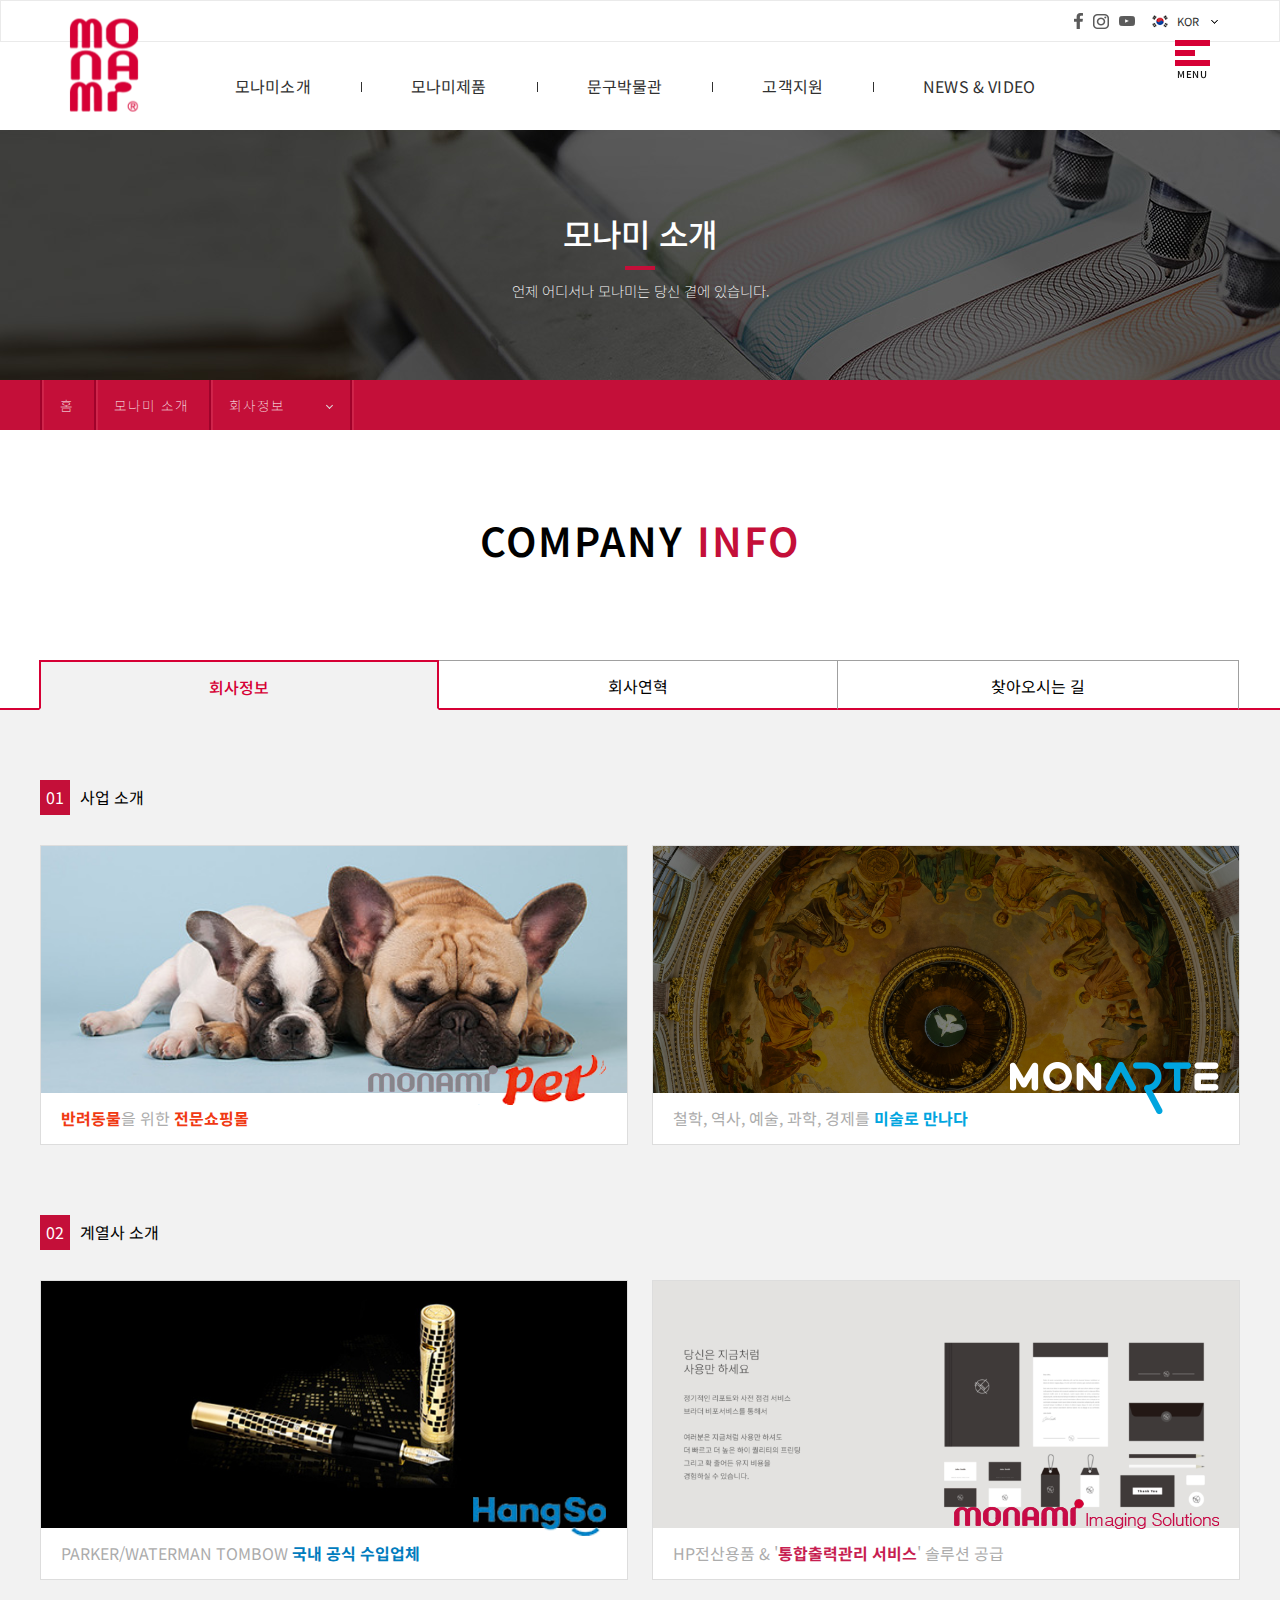
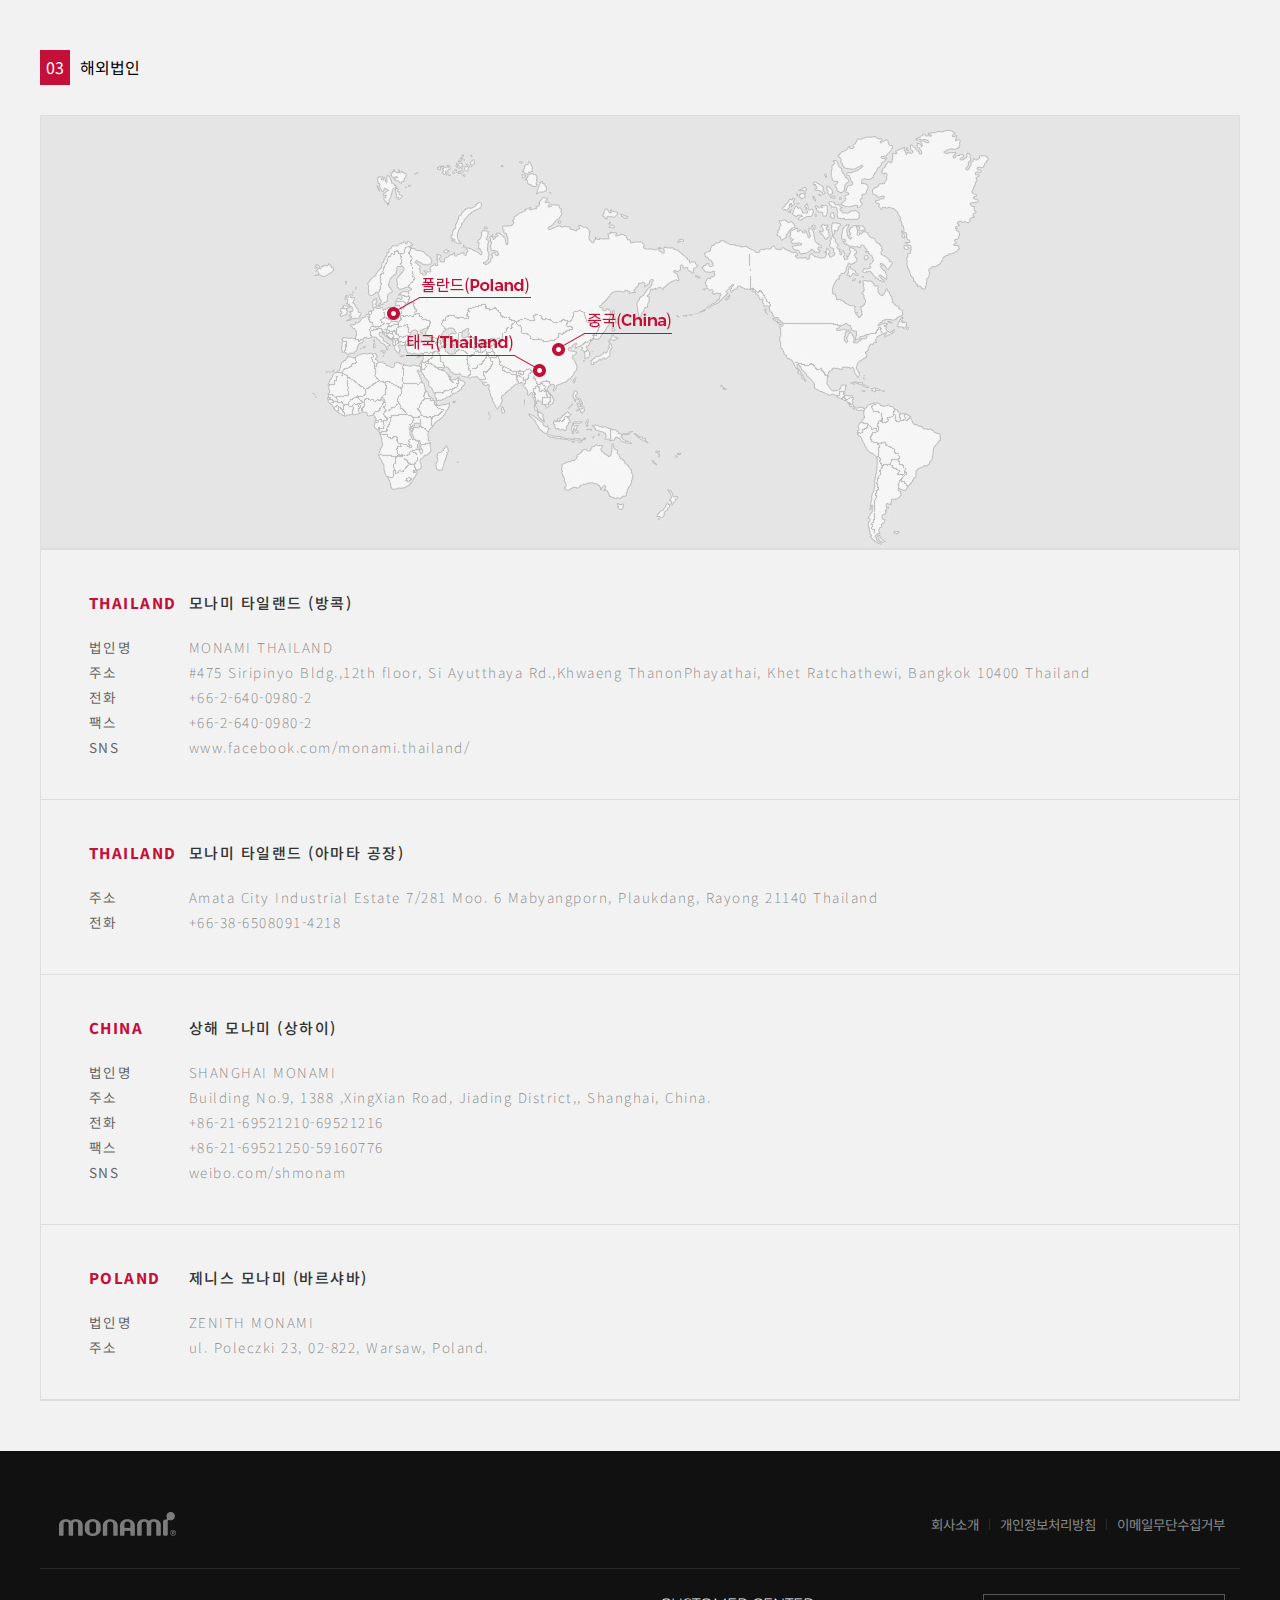
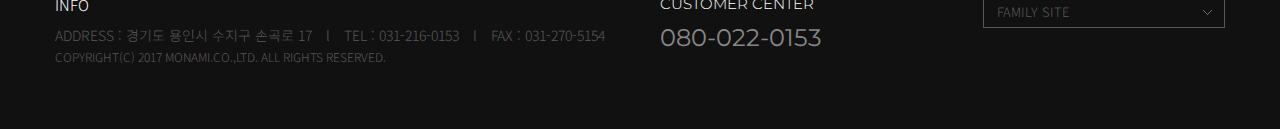
<file: MONAMI/sub/info.html>
<!DOCTYPE html>
<html lang="ko">
<head>
	<meta charset="UTF-8">
	<meta name="viewport" content="width=divice-width,user-scalable=no,initial-scale=1.0,maximum-scale=1.0,minimum-scale=1.0">
	<meta http-equiv="X-UA-Compatible" content="IE=edge">
	<title>MONAMI INFO</title>
	<!-- FONTS -->
	<link href="https://fonts.googleapis.com/css?family=Noto+Sans+KR:100,300,400,500,700,900&amp;subset=korean" rel="stylesheet">
	<link href="https://fonts.googleapis.com/css?family=Montserrat" rel="stylesheet">
	<!-- css -->
	<link rel="stylesheet" type="text/css" href="../lib/owl/owl.carousel.css">
	<link rel="stylesheet" type="text/css" href="../lib/owl/owl.theme.default.css">
	<link rel="stylesheet" type="text/css" href="../css/common.css">
	<link rel="stylesheet" type="text/css" href="../css/sub.css">
	<!-- JS -->
	<script type="text/javascript" src="https://code.jquery.com/jquery-1.11.3.js"></script>	
	<script type="text/javascript" src="../lib/owl/owl.carousel.min.js"></script>
	<script type="text/javascript" src="../js/main.js"></script>
	<script type="text/javascript" src="../js/sub.js"></script>

</head>
<body>
	<div id="wrap">
		<header>
			<input type="checkbox" id="menu_btn">
			<div id="logoWrap">
				<h1 id="logo">
					<a href="../index.html" "javascript:;" title="홈으로 이동"></a>
				</h1>
			</div>
			<div id="menu">
				<div id="menu_cate_wrap">
					<div class="m_gnb">
						<div class="m_serch">
							<div class="m_serch_detail">
								<ul>
									<li class="select m_click"><a href="#">
										<span class="thumb"></span>
										<span class="tit">KOR</span>
									</a></li>
									<li class="select "><a href="#">
										<span class="thumb"></span>
										<span class="tit">ENG</span>
									</a></li>
								</ul>
							</div>
						</div>
					</div>
					<div class="cate cateTop" id="m_intro">
						<div class="tit cateclick"><a href="javascript:;">모나미소개</a></div>
						<ul class="cateMove">
							<li><a href="./info.html?tab=1">회사정보</a></li>
							<li><a href="./info.html?tab=2">회사연혁</a></li>
							<li><a href="./info.html?tab=3">찾아오시는 길</a></li>
						</ul>
					</div>
					<div class="cate" id="m_prod">
						<div class="tit"><a href="javascript:;">모나미제품</a></div>
						<ul class="cateMove">
							<li><a href="./prod.html?tab=1">펜</a></li>
							<li><a href="./prod.html?tab=2">마카</a></li>
							<li><a href="./prod.html?tab=3">형광펜</a></li>
							<li><a href="./prod.html?tab=4">회화구류</a></li>
							<li><a href="./prod.html?tab=5">기타</a></li>
							<li><a href="./prod.html?tab=6">카탈로그</a></li>
						</ul>
					</div>
					<div class="cate" id="m_museum">
						<div class="tit"><a href="javascript:;">문구박물관</a></div>
						<ul class="cateMove">
							<li><a href="./museum.html">문구박물관</a></li>
						</ul>
					</div>
					<div class="cate" id="m_user">
						<div class="tit"><a href="javascript:;">고객지원</a></div>
						<ul class="cateMove">
							<li><a href="./faq.html?tab=1">자주묻는질문</a></li>
							<li><a href="./faq.html?tab=2">문의하기</a></li>
							<li><a href="./faq.html?tab=3">이벤트</a></li>
							<li><a href="./faq.html?tab=4">모나미 패밀리샵</a></li>
						</ul>
					</div>
					<div class="cate" id="m_news">
						<div class="tit"><a href="javascript:;">NEWS & VIDEO</a></div>
						<ul class="cateMove">
							<li><a href="./video.html">보도자료</a></li>
							<li><a href="./video.html">동영상자료</a></li>
						</ul>
					</div>
					<div class="m_sns">
	       				<ul>
	       					<li><a href="#">facebook</a></li>
	       					<li><a href="#">instagram</a></li>
	       					<li><a href="#">youtube</a></li>
	       				</ul>
	       			</div>
				</div> <!-- /.menu_cate__wrap -->
				<div id="menu_btn_wrap">
		       		<input type="button" class="menuBtn" id="menuBtn">
	       		    <label for="menu_btn" class="btn_line">
           		        <span class="menu_line line_close"></span>
           		        <span class="menu_line"></span>
           		        <span class="menu_line line_close"></span>
	       		    </label>
	       		    <div class="menu_text">
	       		    	<span class="open">MENU</span>
	       		        <span class="close">CLOSE</span>
	       			</div>
				 </div> <!-- /.menu_btn_wrap -->
				 
			</div>
			<div class="inner">
				<div id="hdwrap">
					<div class="gnb">
						<div class="serch">
							<div class="sns">
							<a href="javascript:;">페이스북</a>
							<a href="javascript:;">인스타그램</a>
							<a href="javascript:;">유투브</a>
						</div>
						<input type="radio" name="grpSerch" id="KOR">
						<input type="radio" name="grpSerch" id="ENG">
						<input type="checkbox" id="serch_btn">
						<label for="serch_btn"><span style="background-image: url(../img/lang.png);"></span></label>
						<div class="serch_detail">
							<ul>
								<li><label for="KOR"><span style="background-image: url(../img/lang.png);"></span>KOR</label></li>
								<li><label for="ENG"><span style="background-image: url(../img/lang.png);"></span>ENG</label></li>
							</ul>
						</div>
					</div>
					<nav class="hdgnb">
						<ul class="clearfix">
							<li>
								<a href="./info.html">모나미소개</a>
								<div class="detail">
									<a href="./info.html?tab=1">회사정보</a>
									<a href="./info.html?tab=2">회사연혁</a>
									<a href="./info.html?tab=3">찾아오시는 길</a>
								</div>
							</li>
							<li>
								<a href="./prod.html">모나미제품</a>
								<div class="detail">
									<a href="./prod.html?tab=1">펜</a>
									<a href="./prod.html?tab=2">마카</a>
									<a href="./prod.html?tab=3">형광펜</a>
									<a href="./prod.html?tab=4">회화구류</a>
									<a href="./prod.html?tab=5">기타</a>
									<a href="./prod.html?tab=6">카탈로그</a>
								</div>
							</li>
							<li>
								<a href="./museum.html">문구박물관</a>
								<div class="detail">
									<a href="./museum.html">문구박물관</a>
								</div>
							</li>
							<li>
								<a href="./faq.html">고객지원</a>
								<div class="detail">
									<a href="./faq.html?tab=1">자주묻는질문</a>
									<a href="./faq.html?tab=2">문의하기</a>
									<a href="./faq.html?tab=3">이벤트</a>
									<a href="./faq.html?tab=4">모나미 패밀리샵</a>
								</div>
							</li>
							<li>
								<a href="./video.html">NEWS & VIDEO</a>
								<div class="detail">
									<a href="./video.html">보도자료</a>
									<a href="./video.html">동영상자료</a>
								</div>
							</li>
						</ul>
					</nav>	
				</div> <!-- /#hdwrap -->
			</div> <!-- /.inner -->
		</header>

		<div id="container">
			<div class="topGnbbline"></div>
			<section id="visual">
				<div class="inner">
					<h2>모나미 소개</h2>
					<span class="bar"></span>
					<span class="info">언제 어디서나 모나미는 당신 곁에 있습니다.</span>
				</div> <!-- /.inner -->
			</section> <!-- #visual -->
			<section id="subNav">
				<div class="inner">
					<ul class="subBar">
						<li>홈</li>
						<li>모나미 소개</li>
						<li class="subinfo">
							<div class="navSelect">
								<label for="inav" class="selected">회사정보</label>
								<nav>
									<label for="info1">회사정보</label>
									<label for="info2">회사연혁</label>
									<label for="info3">찾아오시는 길</label>
								</nav>
							</div>
						</li>
					</ul><!-- /subBar -->
				</div> <!-- /.inner -->
			</section> <!-- #subnav -->
			<section id="copyTit">
				<div class="inner">
					<h3>COMPANY&nbsp;<span>INFO</span></h3>
				</div> <!-- /.inner -->
			</section> <!-- /#copyTit -->
			<section id="copyCt">
				<div class="inner">
					<nav class="tab clearfix">
						<a href="#copyInfo" class="infoclick">회사정보</a>
						<a href="#copyHistory">회사연혁</a>
						<a href="#copyMap">찾아오시는 길</a>
					</nav>
				</div> <!-- /.inner -->
					<div class="tabBx">
						<div class="inner">
							<div id="copyInfo" class="copy">
								<div class="prod">
									<div class="num">01</div>
									<div class="tit">사업 소개</div>
									<ul class="prod_ct">
										<li>
											<a href="#">
												<span class="thumb" style="background-image: url(../img/info_01.jpg);"></span>
												<span class="logo" style="background-image: url(../img/info_logo_01.png);"></span>
												<span class="info">
													<span class="color1">반려동물</span>
													<span class="gray">을 위한&nbsp;</span>
													<span class="color1">전문쇼핑몰</span>
												</span>
											</a>
										</li>
										<li>
											<a href="#">
												<span class="thumb" style="background-image: url(../img/info_02.jpg);"></span>
												<span class="logo" style="background-image: url(../img/info_logo_02.png);"></span>
												<span class="info">
													<span class="gray">철학, 역사, 예술, 과학, 경제를&nbsp;</span>
													<span class="color2">미술로 만나다</span>
												</span>
											</a>
										</li>
									</ul>
								</div>
								<div class="prod">
									<div class="num">02</div>
									<div class="tit">계열사 소개</div>
									<ul class="prod_ct">
										<li>
											<a href="#">
												<span class="thumb" style="background-image: url(../img/info_03.jpg);"></span>
												<span class="logo" style="background-image: url(../img/info_logo_03.png);"></span>
												<span class="info">
													<span class="gray">PARKER/WATERMAN TOMBOW&nbsp;</span>
													<span class="color3">국내 공식</span>
													<span class="color3">&nbsp;수입업체</span>
												</span>
											</a>
										</li>
										<li>
											<a href="#">
												<span class="thumb" style="background-image: url(../img/info_04.png);"></span>
												<span class="logo" style="background-image: url(../img/info_logo_04.png);"></span>
												<span class="info">
													<span class="gray">HP전산용품 & '</span>
													<span class="color4">통합출력관리 서비스</span>
													<span class="gray">' 솔루션 공급</span>
												</span>
											</a>
										</li>
									</ul>
								</div>
								<div class="prod">
									<div class="num">03</div>
									<div class="tit">해외법인</div>
									<ul class="prod_ct">
										<li class="map" style="background-image: url(../img/info_05.jpg);">
											<a href="#">
												<!-- <a href="#"></a>
												<a href="#"></a>
												<a href="#"></a> -->
												<span href="#" style="background-image: url(../img/info_05_T.jpg);"></span>
												<span href="#" style="background-image: url(../img/info_05_C.jpg);"></span>
												<span href="#" style="background-image: url(../img/info_05_P.jpg);"></span>
											</a>
										</li>
										<li class="mapInfo"><!-- 지도 내용 -->
											<div class="thailand bangkok">
												<a href="#">
													<div class="mapTit">
														<span>THAILAND</span>
														<span>모나미 타일랜드 (방콕)</span>
													</div>
													<div class="name">
														<span>법인명</span>
														<span>MONAMI THAILAND</span>
													</div>
													<div class="address">
														<span>주소</span>
														<span>#475 Siripinyo Bldg.,12th floor, Si Ayutthaya Rd.,Khwaeng ThanonPhayathai, Khet Ratchathewi, Bangkok 10400 Thailand</span>
													</div>
													<div class="tel">
														<span>전화</span>
														<span>+66-2-640-0980-2</span>
													</div>
													<div class="fax">
														<span>팩스</span>
														<span>+66-2-640-0980-2</span>
													</div>
													<div class="sns">
														<span>SNS</span>
														<span>www.facebook.com/monami.thailand/</span>
													</div>
												</a>
											</div>
											<div class="thailand amata">
												<a href="#">
													<div class="mapTit">
														<span>THAILAND</span>
														<span>모나미 타일랜드 (아마타 공장)</span>
													</div>
													<div class="address">
														<span>주소</span>
														<span>Amata City Industrial Estate 7/281 Moo. 6 Mabyangporn, Plaukdang, Rayong 21140 Thailand</span>
													</div>
													<div class="tel">
														<span>전화</span>
														<span>+66-38-6508091-4218</span>
													</div>
												</a>
											</div>
											<div class="china">
												<a href="#">
													<div class="mapTit">
														<span>CHINA</span>
														<span>상해 모나미 (상하이)</span>
													</div>
													<div class="name">
														<span>법인명</span>
														<span>SHANGHAI MONAMI</span>
													</div>
													<div class="address">
														<span>주소</span>
														<span>Building No.9, 1388 ,XingXian Road, Jiading District,, Shanghai, China.</span>
													</div>
													<div class="mapTel">
														<span>전화</span>
														<span>+86-21-69521210-69521216</span>
													</div>
													<div class="fax">
														<span>팩스</span>
														<span>+86-21-69521250-59160776</span>
													</div>
													<div class="sns">
														<span>SNS</span>
														<span>weibo.com/shmonam</span>
													</div>
												</a>
											</div>
											<div class="poland">
												<a href="#">
													<div class="mapTit">
														<span>POLAND</span>
														<span>제니스 모나미 (바르샤바)</span>
													</div>
													<div class="name">
														<span>법인명</span>
														<span>ZENITH MONAMI</span>
													</div>
													<div class="address">
														<span>주소</span>
														<span>ul. Poleczki 23, 02-822, Warsaw, Poland.</span>
													</div>
												</a>
											</div>
										</li>
									</ul>
								</div>
							</div>
							<div id="copyHistory" class="copy">
								<div id="prepare">
									<div class="thumb">
										<img src="../img/prepare.png">
									</div>
									<span class="text">현재, 이 페이지는 준비중 입니다.</span>
									<span class="bar"></span>
									<span class="deText">빠른 시일 내에 준비하도록 하겠습니다.</span>
								</div>
							</div>
							<div id="copyMap" class="copy">
								<div id="prepare">
									<div class="thumb">
										<img src="../img/prepare.png">
									</div>
									<span class="text">현재, 이 페이지는 준비중 입니다.</span>
									<span class="bar"></span>
									<span class="deText">빠른 시일 내에 준비하도록 하겠습니다.</span>
								</div>
							</div>
						</div> <!-- /.inner -->
					</div> <!-- /.tabBx -->
			</section> <!-- #copyCt -->
		</div> <!-- /.container -->

		<footer>
			<div class="inner">
				<div class="foot_top">
					<h1><a href="javascript:;"><img src="../img/footer_logo.jpg" alt="모나미 로고"></a></h1>
					<ul>
						<li><a href="javascript:;">회사소개</a></li>
						<li><a class="#">개인정보처리방침</a></li>
						<li><a class="#">이메일무단수집거부</a></li>
					</ul>
				</div> <!-- /.foot_top -->
				<div class="foot_btm clearfix">
					<div class="info">
						<div class="tit">INFO</div>
						<address>
							<span class="address">ADDRESS :&nbsp;</span>경기도 용인시 수지구 손곡로 17 <span class="bar">l</span>
							TEL : 031-216-0153 <span class="bar">l</span>
							FAX : 031-270-5154
						</address>
						<p class="copy">COPYRIGHT(C) 2017 MONAMI.CO.,LTD. ALL RIGHTS RESERVED.</p>
					</div> <!-- /.info -->
					<div class="cc">
						<div class="tit">CUSTOMER CENTER</div>
						<div class="cc_tel">080-022-0153</div>
					</div> <!-- /.cc -->
					<div class="fam_site">
						<input type="checkbox" id="fam_btn">
						<label for="fam_btn">FAMILY SITE</label>
						<ul>
							<li><a href="http://www.monamimall.com" target="_blank">모나미몰</a></li>
							<li><a href="http://www.mon-arte.com" target="_blank">모나르떼</a></li>
							<li><a href="http://www.monamipet.com" target="_blank">모나미펫</a></li>
							<li><a href="http://monamiconcept.com" target="_blank">모나미 컨셉스토어</a></li>
							<li><a href="http://www.hangso.co.kr" target="_blank">주식회사 항소</a></li>
							<li><a href="http://www.monamistation.com/main.do" target="_blank">모나미 스테이션</a></li>
							<li><a href="http://www.monami.co.kr/art_contest/contest/introduction.asp" target="_blank">환경사랑 미술대회</a></li>
						</ul>
					</div> <!-- /.fam_site -->
				</div> <!-- /.foot_btm -->
			</div> <!-- /.inner -->
		</footer>
	</div> <!-- /#Wrap -->
</body>
</html>

<!-- MONAMI THAILAND
#475 Siripinyo Bldg.,12th floor, Si Ayutthaya Rd.,Khwaeng ThanonPhayathai, Khet Ratchathewi, Bangkok 10400 Thailand
+66-2-640-0980-2
+66-2-640-0980-2
www.facebook.com/monami.thailand/ -->
</file>
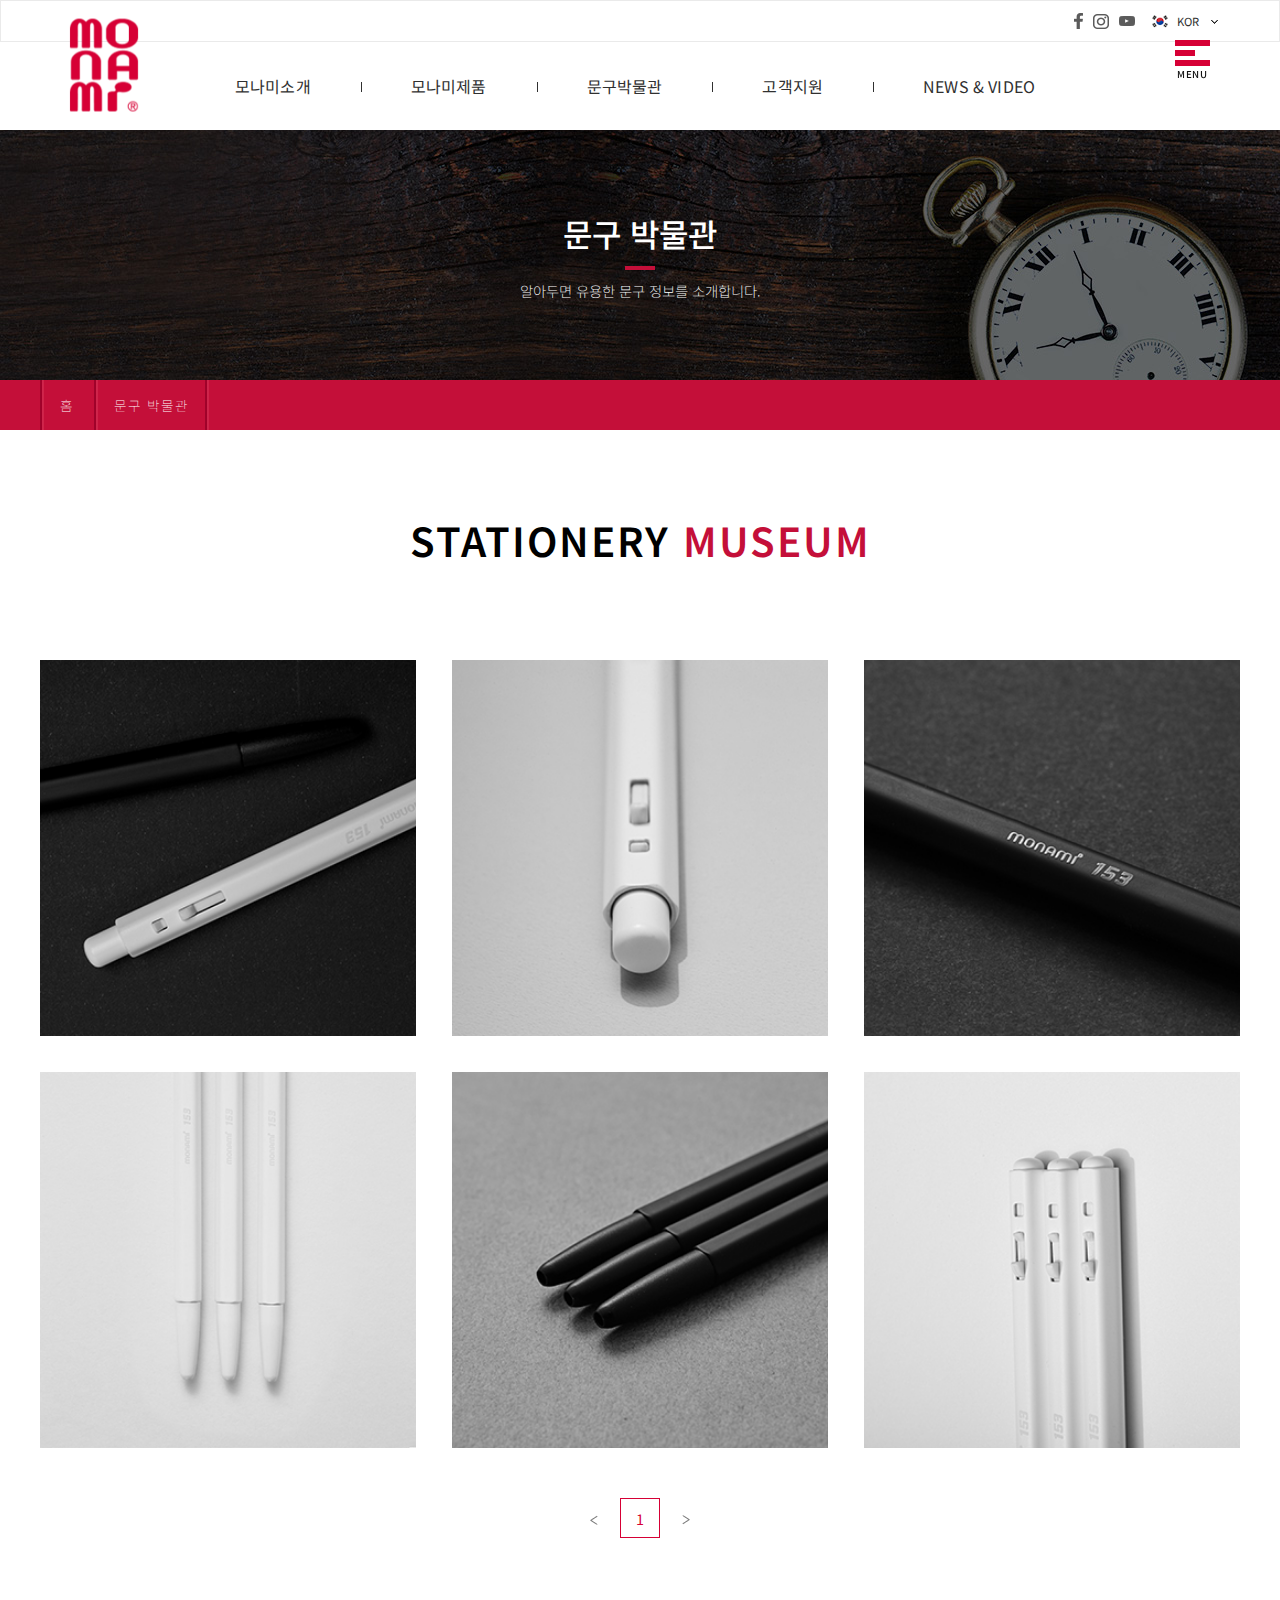
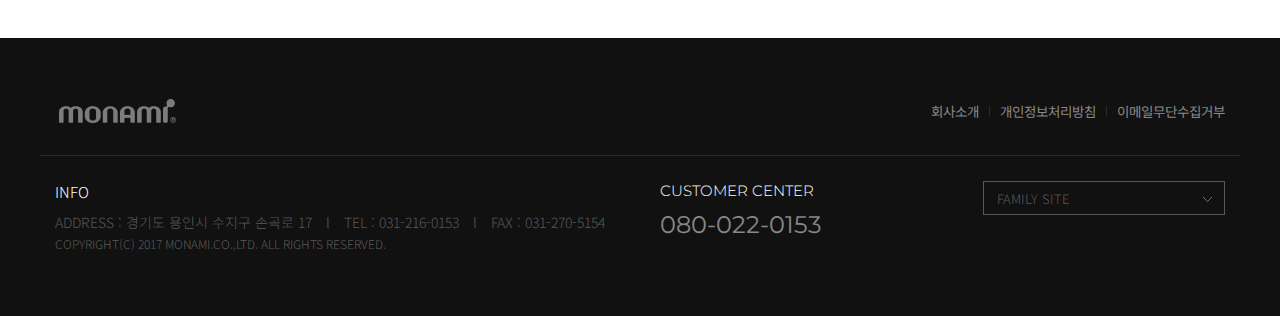
<file: MONAMI/sub/museum.html>
<!DOCTYPE html>
<html lang="ko">
<head>
	<meta charset="UTF-8">
	<meta name="viewport" content="width=divice-width,user-scalable=no,initial-scale=1.0,maximum-scale=1.0,minimum-scale=1.0">
	<meta http-equiv="X-UA-Compatible" content="IE=edge">
	<title>MONAMI MUSEUM</title>
	<!-- FONTS -->
	<link href="https://fonts.googleapis.com/css?family=Noto+Sans+KR:100,300,400,500,700,900&amp;subset=korean" rel="stylesheet">
	<link href="https://fonts.googleapis.com/css?family=Montserrat" rel="stylesheet">
	<!-- css -->
	<link rel="stylesheet" type="text/css" href="../lib/owl/owl.carousel.css">
	<link rel="stylesheet" type="text/css" href="../lib/owl/owl.theme.default.css">
	<link rel="stylesheet" type="text/css" href="../css/common.css">
	<link rel="stylesheet" type="text/css" href="../css/sub.css">
	<!-- JS -->
	<script type="text/javascript" src="https://code.jquery.com/jquery-1.11.3.js"></script>	
	<script type="text/javascript" src="../lib/owl/owl.carousel.min.js"></script>
	<script type="text/javascript" src="../js/main.js"></script>
	<script type="text/javascript" src="../js/sub.js"></script>

</head>
<body>
	<div id="wrap">
		<header>
			<input type="checkbox" id="menu_btn">
			<div id="logoWrap">
				<h1 id="logo">
					<a href="../index.html" "javascript:;" title="홈으로 이동"></a>
				</h1>
			</div>
			<div id="menu">
				<div id="menu_cate_wrap">
					<div class="m_gnb">
						<div class="m_serch">
							<div class="m_serch_detail">
								<ul>
									<li class="select m_click"><a href="#">
										<span class="thumb"></span>
										<span class="tit">KOR</span>
									</a></li>
									<li class="select "><a href="#">
										<span class="thumb"></span>
										<span class="tit">ENG</span>
									</a></li>
								</ul>
							</div>
						</div>
					</div>
					<div class="cate cateTop" id="m_intro">
						<div class="tit cateclick"><a href="javascript:;">모나미소개</a></div>
						<ul class="cateMove">
							<li><a href="./info.html?tab=1">회사정보</a></li>
							<li><a href="./info.html?tab=2">회사연혁</a></li>
							<li><a href="./info.html?tab=3">찾아오시는 길</a></li>
						</ul>
					</div>
					<div class="cate" id="m_prod">
						<div class="tit"><a href="javascript:;">모나미제품</a></div>
						<ul class="cateMove">
							<li><a href="./prod.html?tab=1">펜</a></li>
							<li><a href="./prod.html?tab=2">마카</a></li>
							<li><a href="./prod.html?tab=3">형광펜</a></li>
							<li><a href="./prod.html?tab=4">회화구류</a></li>
							<li><a href="./prod.html?tab=5">기타</a></li>
							<li><a href="./prod.html?tab=6">카탈로그</a></li>
						</ul>
					</div>
					<div class="cate" id="m_museum">
						<div class="tit"><a href="javascript:;">문구박물관</a></div>
						<ul class="cateMove">
							<li><a href="./museum.html">문구박물관</a></li>
						</ul>
					</div>
					<div class="cate" id="m_user">
						<div class="tit"><a href="javascript:;">고객지원</a></div>
						<ul class="cateMove">
							<li><a href="./faq.html?tab=1">자주묻는질문</a></li>
							<li><a href="./faq.html?tab=2">문의하기</a></li>
							<li><a href="./faq.html?tab=3">이벤트</a></li>
							<li><a href="./faq.html?tab=4">모나미 패밀리샵</a></li>
						</ul>
					</div>
					<div class="cate" id="m_news">
						<div class="tit"><a href="javascript:;">NEWS & VIDEO</a></div>
						<ul class="cateMove">
							<li><a href="./video.html">보도자료</a></li>
							<li><a href="./video.html">동영상자료</a></li>
						</ul>
					</div>
					<div class="m_sns">
	       				<ul>
	       					<li><a href="#">facebook</a></li>
	       					<li><a href="#">instagram</a></li>
	       					<li><a href="#">youtube</a></li>
	       				</ul>
	       			</div>
				</div> <!-- /.menu_cate__wrap -->
				<div id="menu_btn_wrap">
		       		<input type="button" class="menuBtn" id="menuBtn">
	       		    <label for="menu_btn" class="btn_line">
           		        <span class="menu_line line_close"></span>
           		        <span class="menu_line"></span>
           		        <span class="menu_line line_close"></span>
	       		    </label>
	       		    <div class="menu_text">
	       		    	<span class="open">MENU</span>
	       		        <span class="close">CLOSE</span>
	       			</div>
				 </div> <!-- /.menu_btn_wrap -->
				 
			</div>
			<div class="inner">
				<div id="hdwrap">
					<div class="gnb">
						<div class="serch">
							<div class="sns">
							<a href="javascript:;">페이스북</a>
							<a href="javascript:;">인스타그램</a>
							<a href="javascript:;">유투브</a>
						</div>
						<input type="radio" name="grpSerch" id="KOR">
						<input type="radio" name="grpSerch" id="ENG">
						<input type="checkbox" id="serch_btn">
						<label for="serch_btn"><span style="background-image: url(../img/lang.png);"></span></label>
						<div class="serch_detail">
							<ul>
								<li><label for="KOR"><span style="background-image: url(../img/lang.png);"></span>KOR</label></li>
								<li><label for="ENG"><span style="background-image: url(../img/lang.png);"></span>ENG</label></li>
							</ul>
						</div>
					</div>
					<nav class="hdgnb">
						<ul class="clearfix">
							<li>
								<a href="./info.html">모나미소개</a>
								<div class="detail">
									<a href="./info.html?tab=1">회사정보</a>
									<a href="./info.html?tab=2">회사연혁</a>
									<a href="./info.html?tab=3">찾아오시는 길</a>
								</div>
							</li>
							<li>
								<a href="./prod.html">모나미제품</a>
								<div class="detail">
									<a href="./prod.html?tab=1">펜</a>
									<a href="./prod.html?tab=2">마카</a>
									<a href="./prod.html?tab=3">형광펜</a>
									<a href="./prod.html?tab=4">회화구류</a>
									<a href="./prod.html?tab=5">기타</a>
									<a href="./prod.html?tab=6">카탈로그</a>
								</div>
							</li>
							<li>
								<a href="./museum.html">문구박물관</a>
								<div class="detail">
									<a href="./museum.html">문구박물관</a>
								</div>
							</li>
							<li>
								<a href="./faq.html">고객지원</a>
								<div class="detail">
									<a href="./faq.html?tab=1">자주묻는질문</a>
									<a href="./faq.html?tab=2">문의하기</a>
									<a href="./faq.html?tab=3">이벤트</a>
									<a href="./faq.html?tab=4">모나미 패밀리샵</a>
								</div>
							</li>
							<li>
								<a href="./video.html">NEWS & VIDEO</a>
								<div class="detail">
									<a href="./video.html">보도자료</a>
									<a href="./video.html">동영상자료</a>
								</div>
							</li>
						</ul>
					</nav>	
				</div> <!-- /#hdwrap -->
			</div> <!-- /.inner -->
		</header>

		<div id="container">
			<div class="topGnbbline"></div>
			<section id="visual" class="museumVisual">
				<div class="inner">
					<h2>문구 박물관</h2>
					<span class="bar"></span>
					<span class="info">알아두면 유용한 문구 정보를 소개합니다.</span>
				</div> <!-- /.inner -->
			</section> <!-- #visual -->
			<section id="subNav" class="musiumNav">
				<div class="inner">
					<ul class="subBar">
						<li>홈</li>
						<li>문구 박물관</li>
					</ul><!-- /subBar -->
				</div> <!-- /.inner -->
			</section> <!-- #subnav -->
			<section id="copyTit">
				<div class="inner">
					<h3 class="musiumTit">STATIONERY&nbsp;<span>MUSEUM</span></h3>
				</div> <!-- /.inner -->
			</section> <!-- /#copyTit -->
			<section id="musiumCt">
				<div class="inner">
					<ul class="page1">
						<li><a href="" "javascript:;">
							<span class="thumb" style="background-image: url(../img/museum_01.jpg);">
							</span>
							<span class="hoverInfo">
								<span>STATIONERY MUSEUM</span>
								<span></span>
								<span>필기발전과정</span>
								<span class="plus">
									<span></span>
									<span></span>
								</span>
							</span>
						</a></li>
						<li><a href="" "javascript:;">
							<span class="thumb" style="background-image: url(../img/museum_02.jpg);">
							</span>
							<span class="hoverInfo">
								<span>STATIONERY MUSEUM</span>
								<span></span>
								<span class="ellipsis">필기의 기원</span>
								<span class="plus">
									<span></span>
									<span></span>
								</span>
							</span>
						</a></li>
						<li><a href="" "javascript:;">
							<span class="thumb" style="background-image: url(../img/museum_03.jpg);">
							</span>
							<span class="hoverInfo">
								<span>STATIONERY MUSEUM</span>
								<span></span>
								<span class="ellipsis">필기의 원리</span>
								<span class="plus">
									<span></span>
									<span></span>
								</span>
							</span>
						</a></li>
						<li><a href="" "javascript:;">
							<span class="thumb" style="background-image: url(../img/museum_04.jpg);">
							</span>
							<span class="hoverInfo">
								<span>STATIONERY MUSEUM</span>
								<span></span>
								<span class="ellipsis">제품 제조과정-펜</span>
								<span class="plus">
									<span></span>
									<span></span>
								</span>
							</span>
						</a></li>
						<li><a href="" "javascript:;">
							<span class="thumb" style="background-image: url(../img/museum_05.jpg);">
							</span>
							<span class="hoverInfo">
								<span>STATIONERY MUSEUM</span>
								<span></span>
								<span class="ellipsis">제품 제조과정-크레파스</span>
								<span class="plus">
									<span></span>
									<span></span>
								</span>
							</span>
						</a></li>
						<li><a href="" "javascript:;">
							<span class="thumb" style="background-image: url(../img/museum_06.jpg);">
							</span>
							<span class="hoverInfo">
								<span>STATIONERY MUSEUM</span>
								<span></span>
								<span class="ellipsis">제품 제조과정-연필</span>
								<span class="plus">
									<span></span>
									<span></span>
								</span>
							</span>
						</a></li>
					</ul>
					<ul class="page2">
						<li><a href="" "javascript:;">
							<span class="thumb" style="background-image: url(../img/museum_01.jpg);">
							</span>
							<span class="hoverInfo">
								<span>STATIONERY MUSEUM</span>
								<span></span>
								<span>필기발전과정</span>
								<span class="plus">
									<span></span>
									<span></span>
								</span>
							</span>
						</a></li>
						<li><a href="" "javascript:;">
							<span class="thumb" style="background-image: url(../img/museum_02.jpg);">
							</span>
							<span class="hoverInfo">
								<span>STATIONERY MUSEUM</span>
								<span></span>
								<span class="ellipsis">필기의 기원</span>
								<span class="plus">
									<span></span>
									<span></span>
								</span>
							</span>
						</a></li>
						<li><a href="" "javascript:;">
							<span class="thumb" style="background-image: url(../img/museum_03.jpg);">
							</span>
							<span class="hoverInfo">
								<span>STATIONERY MUSEUM</span>
								<span></span>
								<span class="ellipsis">필기의 원리</span>
								<span class="plus">
									<span></span>
									<span></span>
								</span>
							</span>
						</a></li>
						<li><a href="" "javascript:;">
							<span class="thumb" style="background-image: url(../img/museum_04.jpg);">
							</span>
							<span class="hoverInfo">
								<span>STATIONERY MUSEUM</span>
								<span></span>
								<span class="ellipsis">제품 제조과정-펜</span>
								<span class="plus">
									<span></span>
									<span></span>
								</span>
							</span>
						</a></li>
						<li><a href="" "javascript:;">
							<span class="thumb" style="background-image: url(../img/museum_05.jpg);">
							</span>
							<span class="hoverInfo">
								<span>STATIONERY MUSEUM</span>
								<span></span>
								<span class="ellipsis">제품 제조과정-크레파스</span>
								<span class="plus">
									<span></span>
									<span></span>
								</span>
							</span>
						</a></li>
						<li><a href="" "javascript:;">
							<span class="thumb" style="background-image: url(../img/museum_06.jpg);">
							</span>
							<span class="hoverInfo">
								<span>STATIONERY MUSEUM</span>
								<span></span>
								<span class="ellipsis">제품 제조과정-연필</span>
								<span class="plus">
									<span></span>
									<span></span>
								</span>
							</span>
						</a></li>
					</ul>
					<nav class="listTab">
						<a href="javascript:;" class="listclick">1</a>
						<a href="javascript:;">2</a>
					</nav>
					<div class="pageArrow">
						<a href="javascript:;" class="pageL"></a>
						<a href="javascript:;" class="pageR"></a>
					</div>
				</div>
			</section> <!-- #copyCt -->
		</div> <!-- /.container -->

		<footer>
			<div class="inner">
				<div class="foot_top">
					<h1><a href="javascript:;"><img src="../img/footer_logo.jpg" alt="모나미 로고"></a></h1>
					<ul>
						<li><a href="javascript:;">회사소개</a></li>
						<li><a class="#">개인정보처리방침</a></li>
						<li><a class="#">이메일무단수집거부</a></li>
					</ul>
				</div> <!-- /.foot_top -->
				<div class="foot_btm clearfix">
					<div class="info">
						<div class="tit">INFO</div>
						<address>
							<span class="address">ADDRESS :&nbsp;</span>경기도 용인시 수지구 손곡로 17 <span class="bar">l</span>
							TEL : 031-216-0153 <span class="bar">l</span>
							FAX : 031-270-5154
						</address>
						<p class="copy">COPYRIGHT(C) 2017 MONAMI.CO.,LTD. ALL RIGHTS RESERVED.</p>
					</div> <!-- /.info -->
					<div class="cc">
						<div class="tit">CUSTOMER CENTER</div>
						<div class="cc_tel">080-022-0153</div>
					</div> <!-- /.cc -->
					<div class="fam_site">
						<input type="checkbox" id="fam_btn">
						<label for="fam_btn">FAMILY SITE</label>
						<ul>
							<li><a href="http://www.monamimall.com" target="_blank">모나미몰</a></li>
							<li><a href="http://www.mon-arte.com" target="_blank">모나르떼</a></li>
							<li><a href="http://www.monamipet.com" target="_blank">모나미펫</a></li>
							<li><a href="http://monamiconcept.com" target="_blank">모나미 컨셉스토어</a></li>
							<li><a href="http://www.hangso.co.kr" target="_blank">주식회사 항소</a></li>
							<li><a href="http://www.monamistation.com/main.do" target="_blank">모나미 스테이션</a></li>
							<li><a href="http://www.monami.co.kr/art_contest/contest/introduction.asp" target="_blank">환경사랑 미술대회</a></li>
						</ul>
					</div> <!-- /.fam_site -->
				</div> <!-- /.foot_btm -->
			</div> <!-- /.inner -->
		</footer>
	</div> <!-- /#Wrap -->
</body>

</html>

<!-- MONAMI THAILAND
#475 Siripinyo Bldg.,12th floor, Si Ayutthaya Rd.,Khwaeng ThanonPhayathai, Khet Ratchathewi, Bangkok 10400 Thailand
+66-2-640-0980-2
+66-2-640-0980-2
www.facebook.com/monami.thailand/ -->
</file>
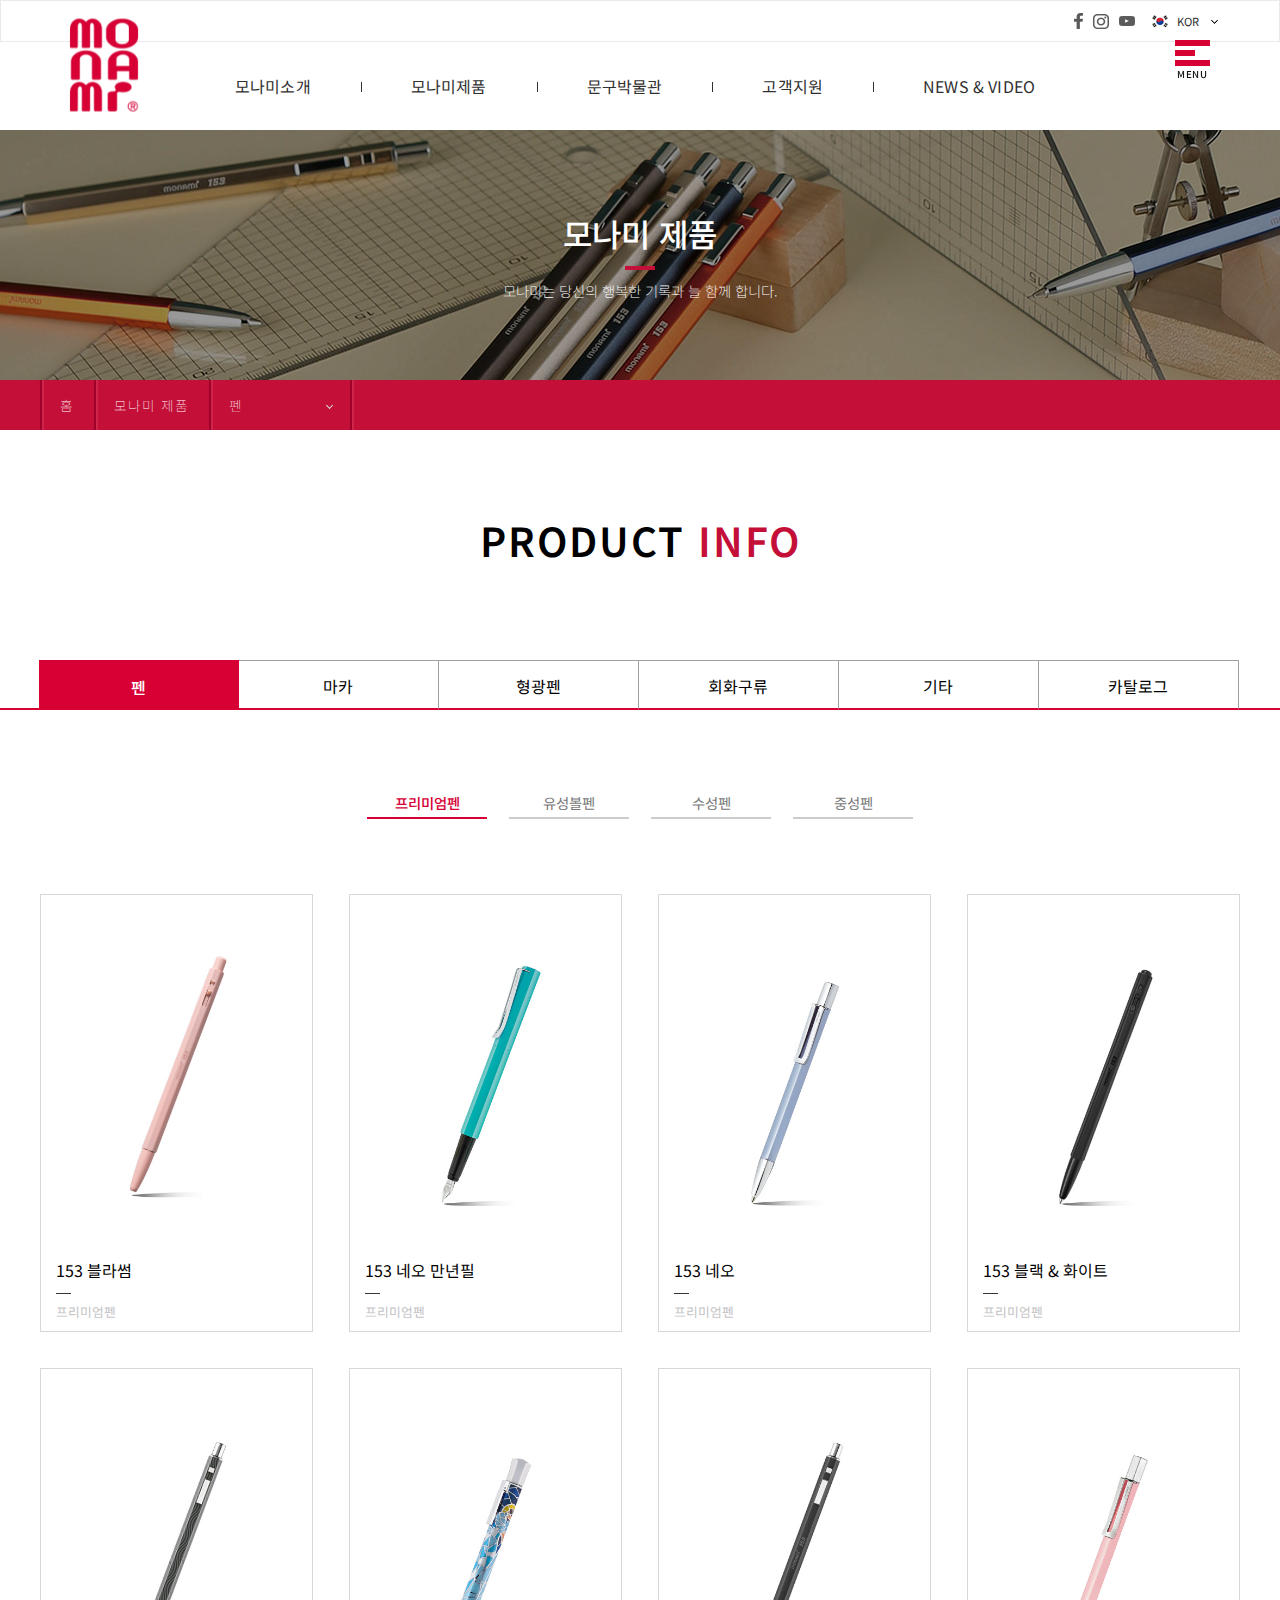
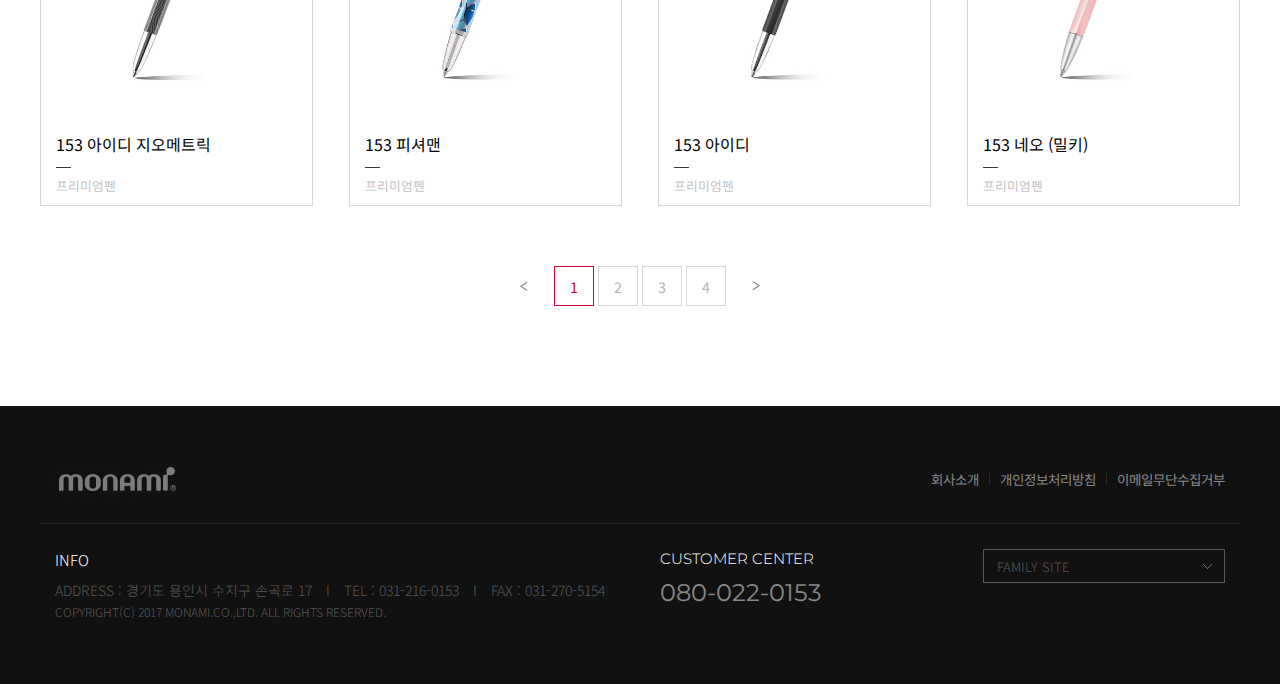
<file: MONAMI/sub/prod.html>
<!DOCTYPE html>
<html lang="ko">
<head>
	<meta charset="UTF-8">
	<meta name="viewport" content="width=divice-width,user-scalable=no,initial-scale=1.0,maximum-scale=1.0,minimum-scale=1.0">
	<meta http-equiv="X-UA-Compatible" content="IE=edge">
	<title>MONAMI PROD</title>
	<!-- FONTS -->
	<link href="https://fonts.googleapis.com/css?family=Noto+Sans+KR:100,300,400,500,700,900&amp;subset=korean" rel="stylesheet">
	<link href="https://fonts.googleapis.com/css?family=Montserrat" rel="stylesheet">
	<!-- css -->
	<link rel="stylesheet" type="text/css" href="../lib/owl/owl.carousel.css">
	<link rel="stylesheet" type="text/css" href="../lib/owl/owl.theme.default.css">
	<link rel="stylesheet" type="text/css" href="../css/common.css">
	<link rel="stylesheet" type="text/css" href="../css/sub.css">
	<!-- JS -->
	<script type="text/javascript" src="https://code.jquery.com/jquery-1.11.3.js"></script>	
	<script type="text/javascript" src="../lib/owl/owl.carousel.min.js"></script>
	<script type="text/javascript" src="../js/main.js"></script>
	<script type="text/javascript" src="../js/sub.js"></script>

</head>
<body>
	<div id="wrap">
		<header>
			<input type="checkbox" id="menu_btn">
			<div id="logoWrap">
				<h1 id="logo">
					<a href="../index.html" "javascript:;" title="홈으로 이동"></a>
				</h1>
			</div>
			<div id="menu">
				<div id="menu_cate_wrap">
					<div class="m_gnb">
						<div class="m_serch">
							<div class="m_serch_detail">
								<ul>
									<li class="select m_click"><a href="#">
										<span class="thumb"></span>
										<span class="tit">KOR</span>
									</a></li>
									<li class="select "><a href="#">
										<span class="thumb"></span>
										<span class="tit">ENG</span>
									</a></li>
								</ul>
							</div>
						</div>
					</div>
					<div class="cate cateTop" id="m_intro">
						<div class="tit cateclick"><a href="javascript:;">모나미소개</a></div>
						<ul class="cateMove">
							<li><a href="./info.html?tab=1">회사정보</a></li>
							<li><a href="./info.html?tab=2">회사연혁</a></li>
							<li><a href="./info.html?tab=3">찾아오시는 길</a></li>
						</ul>
					</div>
					<div class="cate" id="m_prod">
						<div class="tit"><a href="javascript:;">모나미제품</a></div>
						<ul class="cateMove">
							<li><a href="./prod.html?tab=1">펜</a></li>
							<li><a href="./prod.html?tab=2">마카</a></li>
							<li><a href="./prod.html?tab=3">형광펜</a></li>
							<li><a href="./prod.html?tab=4">회화구류</a></li>
							<li><a href="./prod.html?tab=5">기타</a></li>
							<li><a href="./prod.html?tab=6">카탈로그</a></li>
						</ul>
					</div>
					<div class="cate" id="m_museum">
						<div class="tit"><a href="javascript:;">문구박물관</a></div>
						<ul class="cateMove">
							<li><a href="./museum.html">문구박물관</a></li>
						</ul>
					</div>
					<div class="cate" id="m_user">
						<div class="tit"><a href="javascript:;">고객지원</a></div>
						<ul class="cateMove">
							<li><a href="./faq.html?tab=1">자주묻는질문</a></li>
							<li><a href="./faq.html?tab=2">문의하기</a></li>
							<li><a href="./faq.html?tab=3">이벤트</a></li>
							<li><a href="./faq.html?tab=4">모나미 패밀리샵</a></li>
						</ul>
					</div>
					<div class="cate" id="m_news">
						<div class="tit"><a href="javascript:;">NEWS & VIDEO</a></div>
						<ul class="cateMove">
							<li><a href="./video.html">보도자료</a></li>
							<li><a href="./video.html">동영상자료</a></li>
						</ul>
					</div>
					<div class="m_sns">
	       				<ul>
	       					<li><a href="#">facebook</a></li>
	       					<li><a href="#">instagram</a></li>
	       					<li><a href="#">youtube</a></li>
	       				</ul>
	       			</div>
				</div> <!-- /.menu_cate__wrap -->
				<div id="menu_btn_wrap">
		       		<input type="button" class="menuBtn" id="menuBtn">
	       		    <label for="menu_btn" class="btn_line">
           		        <span class="menu_line line_close"></span>
           		        <span class="menu_line"></span>
           		        <span class="menu_line line_close"></span>
	       		    </label>
	       		    <div class="menu_text">
	       		    	<span class="open">MENU</span>
	       		        <span class="close">CLOSE</span>
	       			</div>
				 </div> <!-- /.menu_btn_wrap -->
				 
			</div>
			<div class="inner">
				<div id="hdwrap">
					<div class="gnb">
						<div class="serch">
							<div class="sns">
							<a href="javascript:;">페이스북</a>
							<a href="javascript:;">인스타그램</a>
							<a href="javascript:;">유투브</a>
						</div>
						<input type="radio" name="grpSerch" id="KOR">
						<input type="radio" name="grpSerch" id="ENG">
						<input type="checkbox" id="serch_btn">
						<label for="serch_btn"><span style="background-image: url(../img/lang.png);"></span></label>
						<div class="serch_detail">
							<ul>
								<li><label for="KOR"><span style="background-image: url(../img/lang.png);"></span>KOR</label></li>
								<li><label for="ENG"><span style="background-image: url(../img/lang.png);"></span>ENG</label></li>
							</ul>
						</div>
					</div>
					<nav class="hdgnb">
						<ul class="clearfix">
							<li>
								<a href="./info.html">모나미소개</a>
								<div class="detail">
									<a href="./info.html?tab=1">회사정보</a>
									<a href="./info.html?tab=2">회사연혁</a>
									<a href="./info.html?tab=3">찾아오시는 길</a>
								</div>
							</li>
							<li>
								<a href="./prod.html">모나미제품</a>
								<div class="detail">
									<a href="./prod.html?tab=1">펜</a>
									<a href="./prod.html?tab=2">마카</a>
									<a href="./prod.html?tab=3">형광펜</a>
									<a href="./prod.html?tab=4">회화구류</a>
									<a href="./prod.html?tab=5">기타</a>
									<a href="./prod.html?tab=6">카탈로그</a>
								</div>
							</li>
							<li>
								<a href="./museum.html">문구박물관</a>
								<div class="detail">
									<a href="./museum.html">문구박물관</a>
								</div>
							</li>
							<li>
								<a href="./faq.html">고객지원</a>
								<div class="detail">
									<a href="./faq.html?tab=1">자주묻는질문</a>
									<a href="./faq.html?tab=2">문의하기</a>
									<a href="./faq.html?tab=3">이벤트</a>
									<a href="./faq.html?tab=4">모나미 패밀리샵</a>
								</div>
							</li>
							<li>
								<a href="./video.html">NEWS & VIDEO</a>
								<div class="detail">
									<a href="./video.html">보도자료</a>
									<a href="./video.html">동영상자료</a>
								</div>
							</li>
						</ul>
					</nav>	
				</div> <!-- /#hdwrap -->
			</div> <!-- /.inner -->
		</header>

		<div id="container">
			<div class="topGnbbline"></div>
			<section id="visual" class="prodVisual">
				<div class="inner">
					<h2>모나미 제품</h2>
					<span class="bar"></span>
					<span class="info">모나미는 당신의 행복한 기록과 늘 함께 합니다.</span>
				</div> <!-- /.inner -->
			</section> <!-- #visual -->
			<section id="subNav">
				<div class="inner">
					<ul class="subBar">
						<li>홈</li>
						<li>모나미 제품</li>
						<li class="subinfo">
							<div class="navSelect">
								<label class="selected">펜</label>
								<nav>
									<label>펜</label>
									<label>마카</label>
									<label>형광펜</label>
									<label>회화구류</label>
									<label>기타</label>
									<label>카탈로그</label>
								</nav>
							</div>
						</li>
					</ul><!-- /subBar -->
				</div> <!-- /.inner -->
			</section> <!-- #subnav -->
			<section id="copyTit">
				<div class="inner">
					<h3>PRODUCT&nbsp;<span>INFO</span></h3>
				</div> <!-- /.inner -->
			</section> <!-- /#copyTit -->
			<section id="copyCt">
				<div class="inner">
					<nav class="tab prodTab clearfix">
						<a href="#prodpen" "javascript:;" class="infoclick">펜</a>
						<a href="#prodmarker" "javascript:;">마카</a>
						<a href="#prodhigh" "javascript:;">형광펜</a>
						<a href="#prodart" "javascript:;">회화구류</a>
						<a href="#prodetc" "javascript:;">기타</a>
						<a href="#prodcata" "javascript:;">카탈로그</a>
					</nav>
				</div> <!-- /.inner -->
					<div class="tabBx prodBx">
						<div class="inner">
							<div id="prodpen" class="copy">
								<nav class="penTab">
									<a href="javascript:;" class="penclick">프리미엄펜</a>
									<a href="javascript:;">유성볼펜</a>
									<a href="javascript:;">수성펜</a>
									<a href="javascript:;">중성펜</a>
								</nav>
								<div class="penBx"> <!-- 프리미엄펜 -->
									<ul class="Prod_pen page1">
										<li><a href="javascript:;">
											<div class="thumb">
												<img src="../img/prod_01.jpg">
												<i></i>
											</div>
											<div class="info">
												<span class="ellipsis">153 블라썸</span>
												<span></span>
												<span>프리미엄펜</span>
											</div>
										</a></li>
										<li><a href="javascript:;">
											<div class="thumb">
												<img src="../img/prod_02.jpg">
												<i></i>
											</div>
											<div class="info">
												<span class="ellipsis">153 네오 만년필</span>
												<span></span>
												<span>프리미엄펜</span>
											</div>
										</a></li>
										<li><a href="javascript:;">
											<div class="thumb">
												<img src="../img/prod_03.jpg">
												<i></i>
											</div>
											<div class="info">
												<span class="ellipsis">153 네오</span>
												<span></span>
												<span>프리미엄펜</span>
											</div>
										</a></li>
										<li><a href="javascript:;">
											<div class="thumb">
												<img src="../img/prod_04.jpg">
												<i></i>
											</div>
											<div class="info">
												<span class="ellipsis">153 블랙 & 화이트</span>
												<span></span>
												<span>프리미엄펜</span>
											</div>
										</a></li>
										<li><a href="javascript:;">
											<div class="thumb">
												<img src="../img/prod_05.jpg">
												<i></i>
											</div>
											<div class="info">
												<span class="ellipsis">153 아이디 지오메트릭</span>
												<span></span>
												<span>프리미엄펜</span>
											</div>
										</a></li>
										<li><a href="javascript:;">
											<div class="thumb">
												<img src="../img/prod_08.jpg">
												<i></i>
											</div>
											<div class="info">
												<span class="ellipsis">153 피셔맨</span>
												<span></span>
												<span>프리미엄펜</span>
											</div>
										</a></li>
										<li><a href="javascript:;">
											<div class="thumb">
												<img src="../img/prod_06.jpg">
												<i></i>
											</div>
											<div class="info">
												<span class="ellipsis">153 아이디</span>
												<span></span>
												<span>프리미엄펜</span>
											</div>
										</a></li>
										<li><a href="javascript:;">
											<div class="thumb">
												<img src="../img/prod_07.jpg">
												<i></i>
											</div>
											<div class="info">
												<span class="ellipsis">153 네오 (밀키)</span>
												<span></span>
												<span>프리미엄펜</span>
											</div>
										</a></li>
									</ul>
									<ul class="Prod_pen page2">
										<li><a href="javascript:;">
											<div class="thumb">
												<img src="../img/prod_04.jpg">
												<i></i>
											</div>
											<div class="info">
												<span class="ellipsis">153 블랙 & 화이트</span>
												<span></span>
												<span>프리미엄펜</span>
											</div>
										</a></li>
										<li><a href="javascript:;">
											<div class="thumb">
												<img src="../img/prod_02.jpg">
												<i></i>
											</div>
											<div class="info">
												<span class="ellipsis">153 네오 만년필</span>
												<span></span>
												<span>프리미엄펜</span>
											</div>
										</a></li>
										<li><a href="javascript:;">
											<div class="thumb">
												<img src="../img/prod_01.jpg">
												<i></i>
											</div>
											<div class="info">
												<span class="ellipsis">153 블라썸</span>
												<span></span>
												<span>프리미엄펜</span>
											</div>
										</a></li>
										<li><a href="javascript:;">
											<div class="thumb">
												<img src="../img/prod_03.jpg">
												<i></i>
											</div>
											<div class="info">
												<span class="ellipsis">153 네오</span>
												<span></span>
												<span>프리미엄펜</span>
											</div>
										</a></li>
										<li><a href="javascript:;">
											<div class="thumb">
												<img src="../img/prod_05.jpg">
												<i></i>
											</div>
											<div class="info">
												<span class="ellipsis">153 아이디 지오메트릭</span>
												<span></span>
												<span>프리미엄펜</span>
											</div>
										</a></li>
										<li><a href="javascript:;">
											<div class="thumb">
												<img src="../img/prod_09.jpg">
												<i></i>
											</div>
											<div class="info">
												<span class="ellipsis">153 리스펙트</span>
												<span></span>
												<span>프리미엄펜</span>
											</div>
										</a></li>
										<li><a href="javascript:;">
											<div class="thumb">
												<img src="../img/prod_06.jpg">
												<i></i>
											</div>
											<div class="info">
												<span class="ellipsis">153 아이디</span>
												<span></span>
												<span>프리미엄펜</span>
											</div>
										</a></li>
										<li><a href="javascript:;">
											<div class="thumb">
												<img src="../img/prod_07.jpg">
												<i></i>
											</div>
											<div class="info">
												<span class="ellipsis">153 네오 (밀키)</span>
												<span></span>
												<span>프리미엄펜</span>
											</div>
										</a></li>
									</ul>
									<ul class="Prod_pen page3">
										<li><a href="javascript:;">
											<div class="thumb">
												<img src="../img/prod_01.jpg">
												<i></i>
											</div>
											<div class="info">
												<span class="ellipsis">153 블라썸</span>
												<span></span>
												<span>프리미엄펜</span>
											</div>
										</a></li>
										<li><a href="javascript:;">
											<div class="thumb">
												<img src="../img/prod_05.jpg">
												<i></i>
											</div>
											<div class="info">
												<span class="ellipsis">153 아이디 지오메트릭</span>
												<span></span>
												<span>프리미엄펜</span>
											</div>
										</a></li>
										<li><a href="javascript:;">
											<div class="thumb">
												<img src="../img/prod_02.jpg">
												<i></i>
											</div>
											<div class="info">
												<span class="ellipsis">153 네오 만년필</span>
												<span></span>
												<span>프리미엄펜</span>
											</div>
										</a></li>
										<li><a href="javascript:;">
											<div class="thumb">
												<img src="../img/prod_03.jpg">
												<i></i>
											</div>
											<div class="info">
												<span class="ellipsis">153 네오</span>
												<span></span>
												<span>프리미엄펜</span>
											</div>
										</a></li>
										<li><a href="javascript:;">
											<div class="thumb">
												<img src="../img/prod_04.jpg">
												<i></i>
											</div>
											<div class="info">
												<span class="ellipsis">153 블랙 & 화이트</span>
												<span></span>
												<span>프리미엄펜</span>
											</div>
										</a></li>
										<li><a href="javascript:;">
											<div class="thumb">
												<img src="../img/prod_06.jpg">
												<i></i>
											</div>
											<div class="info">
												<span class="ellipsis">153 아이디</span>
												<span></span>
												<span>프리미엄펜</span>
											</div>
										</a></li>
										<li><a href="javascript:;">
											<div class="thumb">
												<img src="../img/prod_08.jpg">
												<i></i>
											</div>
											<div class="info">
												<span class="ellipsis">153 피셔맨</span>
												<span></span>
												<span>프리미엄펜</span>
											</div>
										</a></li>
										<li><a href="javascript:;">
											<div class="thumb">
												<img src="../img/prod_07.jpg">
												<i></i>
											</div>
											<div class="info">
												<span class="ellipsis">153 네오 (밀키)</span>
												<span></span>
												<span>프리미엄펜</span>
											</div>
										</a></li>
									</ul>
									<ul class="Prod_pen page4">
										<li><a href="javascript:;">
											<div class="thumb">
												<img src="../img/prod_01.jpg">
												<i></i>
											</div>
											<div class="info">
												<span class="ellipsis">153 블라썸</span>
												<span></span>
												<span>프리미엄펜</span>
											</div>
										</a></li>
										<li><a href="javascript:;">
											<div class="thumb">
												<img src="../img/prod_05.jpg">
												<i></i>
											</div>
											<div class="info">
												<span class="ellipsis">153 아이디 지오메트릭</span>
												<span></span>
												<span>프리미엄펜</span>
											</div>
										</a></li>
										<li><a href="javascript:;">
											<div class="thumb">
												<img src="../img/prod_03.jpg">
												<i></i>
											</div>
											<div class="info">
												<span class="ellipsis">153 네오</span>
												<span></span>
												<span>프리미엄펜</span>
											</div>
										</a></li>
										<li><a href="javascript:;">
											<div class="thumb">
												<img src="../img/prod_04.jpg">
												<i></i>
											</div>
											<div class="info">
												<span class="ellipsis">153 블랙 & 화이트</span>
												<span></span>
												<span>프리미엄펜</span>
											</div>
										</a></li>
										<li><a href="javascript:;">
											<div class="thumb">
												<img src="../img/prod_06.jpg">
												<i></i>
											</div>
											<div class="info">
												<span class="ellipsis">153 아이디</span>
												<span></span>
												<span>프리미엄펜</span>
											</div>
										</a></li>
									</ul>
								</div>
								<div class="penBx"> <!-- 유성볼펜 -->
									<div id="prepare">
										<div class="thumb">
											<img src="../img/prepare.png">
										</div>
										<span class="text">현재, 이 페이지는 준비중 입니다.</span>
										<span class="bar"></span>
										<span class="deText">빠른 시일 내에 준비하도록 하겠습니다.</span>
									</div>
								</div>
								<div class="penBx"> <!-- 수성펜 -->
									<div id="prepare">
										<div class="thumb">
											<img src="../img/prepare.png">
										</div>
										<span class="text">현재, 이 페이지는 준비중 입니다.</span>
										<span class="bar"></span>
										<span class="deText">빠른 시일 내에 준비하도록 하겠습니다.</span>
									</div>
								</div>
								<div class="penBx"> <!-- 중성펜 -->
									<div id="prepare">
										<div class="thumb">
											<img src="../img/prepare.png">
										</div>
										<span class="text">현재, 이 페이지는 준비중 입니다.</span>
										<span class="bar"></span>
										<span class="deText">빠른 시일 내에 준비하도록 하겠습니다.</span>
									</div>
								</div>
								<nav class="listTab">
									<a href="javascript:;" class="listclick">1</a>
									<a href="javascript:;">2</a>
									<a href="javascript:;">3</a>
									<a href="javascript:;">4</a>
								</nav>
								<div class="pageArrow">
									<a href="javascript:;" class="pageL"></a>
									<a href="javascript:;" class="pageR"></a>
								</div>
							</div> <!-- /#prodpen -->
							<div id="prodmarker" class="copy">
								<div id="prepare">
									<div class="thumb">
										<img src="../img/prepare.png">
									</div>
									<span class="text">현재, 이 페이지는 준비중 입니다.</span>
									<span class="bar"></span>
									<span class="deText">빠른 시일 내에 준비하도록 하겠습니다.</span>
								</div>
							</div> <!-- /#prodmarker -->
							<div id="prodhigh" class="copy">
								<div id="prepare">
									<div class="thumb">
										<img src="../img/prepare.png">
									</div>
									<span class="text">현재, 이 페이지는 준비중 입니다.</span>
									<span class="bar"></span>
									<span class="deText">빠른 시일 내에 준비하도록 하겠습니다.</span>
								</div>
							</div> <!-- /#prodhigh -->
							<div id="prodart" class="copy">
								<div id="prepare">
									<div class="thumb">
										<img src="../img/prepare.png">
									</div>
									<span class="text">현재, 이 페이지는 준비중 입니다.</span>
									<span class="bar"></span>
									<span class="deText">빠른 시일 내에 준비하도록 하겠습니다.</span>
								</div>
							</div><!--  /#prodart -->
							<div id="prodetc" class="copy">
								<div id="prepare">
									<div class="thumb">
										<img src="../img/prepare.png">
									</div>
									<span class="text">현재, 이 페이지는 준비중 입니다.</span>
									<span class="bar"></span>
									<span class="deText">빠른 시일 내에 준비하도록 하겠습니다.</span>
								</div>
							</div><!--  /#prodetc -->
							<div id="prodcata" class="copy">
								<div id="prepare">
									<div class="thumb">
										<img src="../img/prepare.png">
									</div>
									<span class="text">현재, 이 페이지는 준비중 입니다.</span>
									<span class="bar"></span>
									<span class="deText">빠른 시일 내에 준비하도록 하겠습니다.</span>
								</div>
							</div> <!-- /#prodcata -->
						</div> <!-- /.inner -->
					</div> <!-- /.tabBx -->
			</section> <!-- #copyCt -->
		</div> <!-- /.container -->

		<footer>
			<div class="inner">
				<div class="foot_top">
					<h1><a href="javascript:;"><img src="../img/footer_logo.jpg" alt="모나미 로고"></a></h1>
					<ul>
						<li><a href="#" "javascript:;">회사소개</a></li>
						<li><a href="#" "javascript:;">개인정보처리방침</a></li>
						<li><a href="#" "javascript:;">이메일무단수집거부</a></li>
					</ul>
				</div> <!-- /.foot_top -->
				<div class="foot_btm clearfix">
					<div class="info">
						<div class="tit">INFO</div>
						<address>
							<span class="address">ADDRESS :&nbsp;</span>경기도 용인시 수지구 손곡로 17 <span class="bar">l</span>
							TEL : 031-216-0153 <span class="bar">l</span>
							FAX : 031-270-5154
						</address>
						<p class="copy">COPYRIGHT(C) 2017 MONAMI.CO.,LTD. ALL RIGHTS RESERVED.</p>
					</div> <!-- /.info -->
					<div class="cc">
						<div class="tit">CUSTOMER CENTER</div>
						<div class="cc_tel">080-022-0153</div>
					</div> <!-- /.cc -->
					<div class="fam_site">
						<input type="checkbox" id="fam_btn">
						<label for="fam_btn">FAMILY SITE</label>
						<ul>
							<li><a href="http://www.monamimall.com" target="_blank">모나미몰</a></li>
							<li><a href="http://www.mon-arte.com" target="_blank">모나르떼</a></li>
							<li><a href="http://www.monamipet.com" target="_blank">모나미펫</a></li>
							<li><a href="http://monamiconcept.com" target="_blank">모나미 컨셉스토어</a></li>
							<li><a href="http://www.hangso.co.kr" target="_blank">주식회사 항소</a></li>
							<li><a href="http://www.monamistation.com/main.do" target="_blank">모나미 스테이션</a></li>
							<li><a href="http://www.monami.co.kr/art_contest/contest/introduction.asp" target="_blank">환경사랑 미술대회</a></li>
						</ul>
					</div> <!-- /.fam_site -->
				</div> <!-- /.foot_btm -->
			</div> <!-- /.inner -->
		</footer>
	</div> <!-- /#Wrap -->
</body>

</html>

<!-- MONAMI THAILAND
#475 Siripinyo Bldg.,12th floor, Si Ayutthaya Rd.,Khwaeng ThanonPhayathai, Khet Ratchathewi, Bangkok 10400 Thailand
+66-2-640-0980-2
+66-2-640-0980-2
www.facebook.com/monami.thailand/ -->
</file>
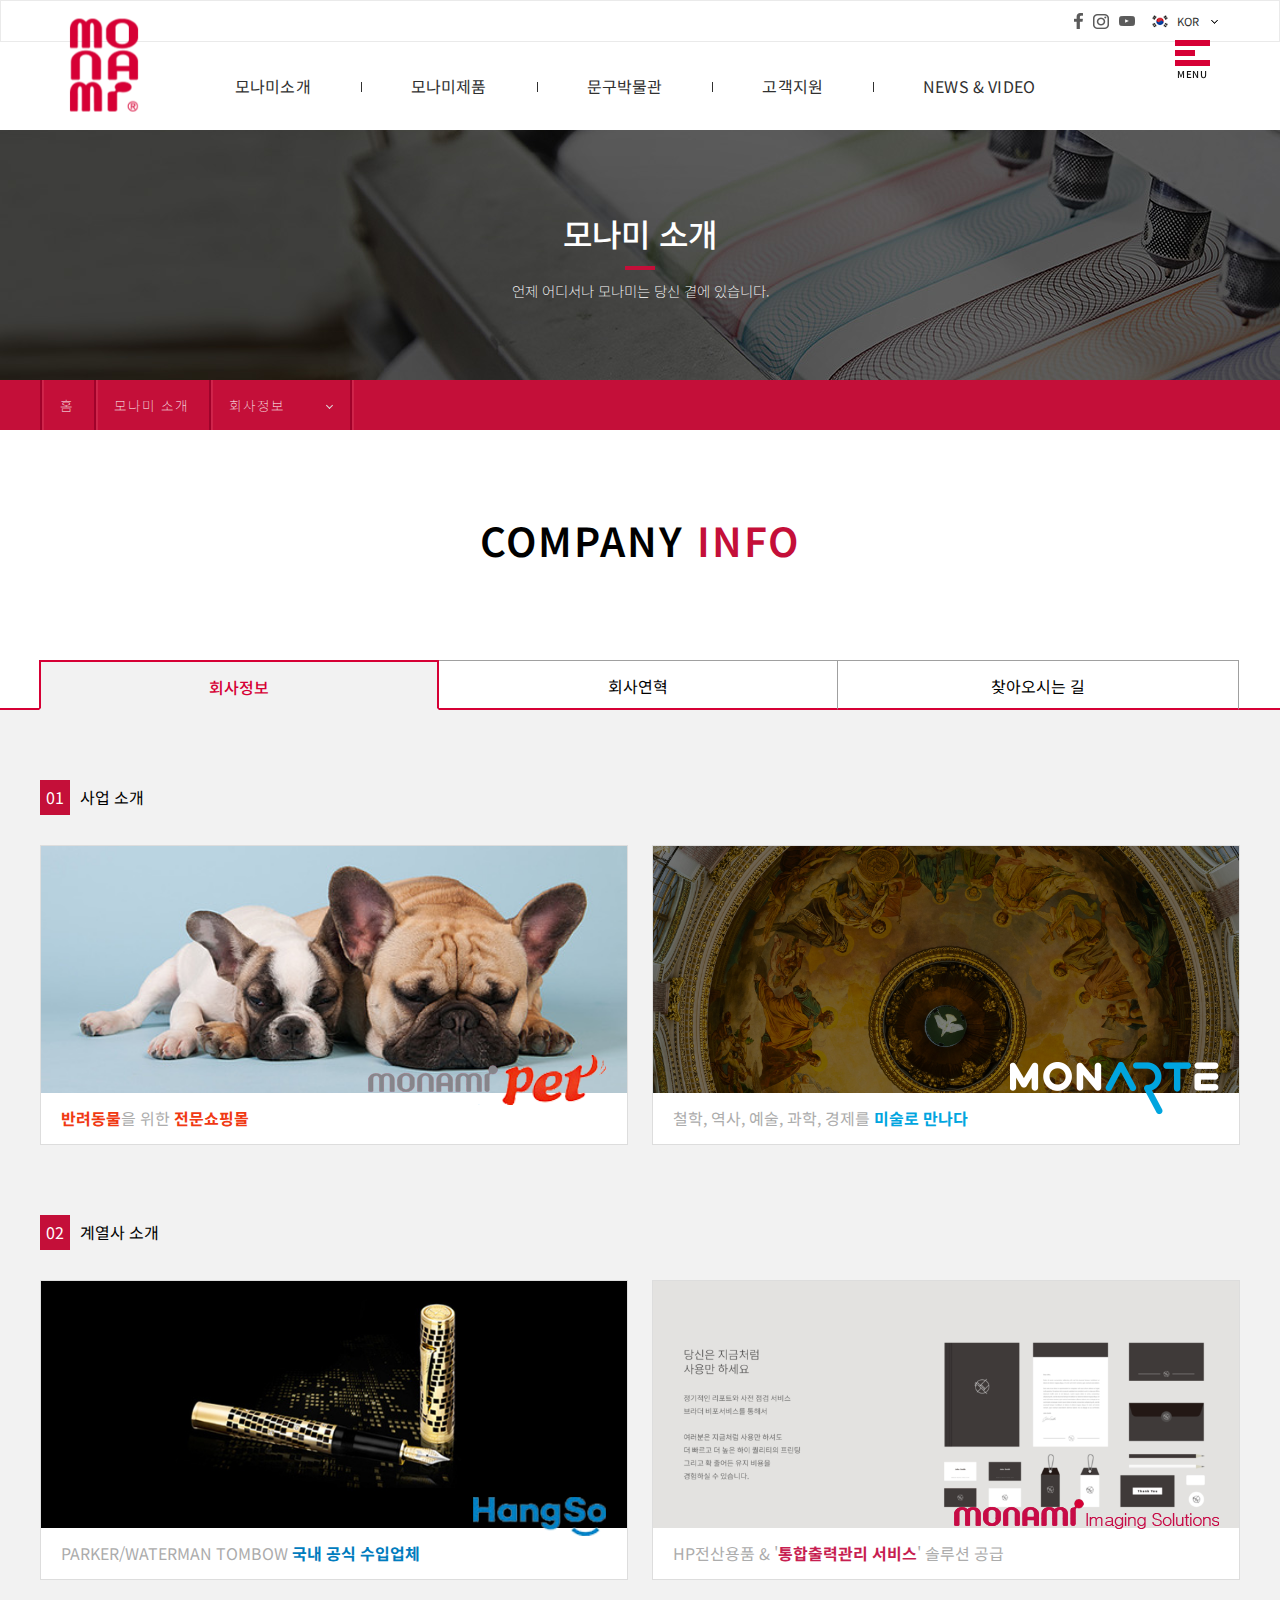
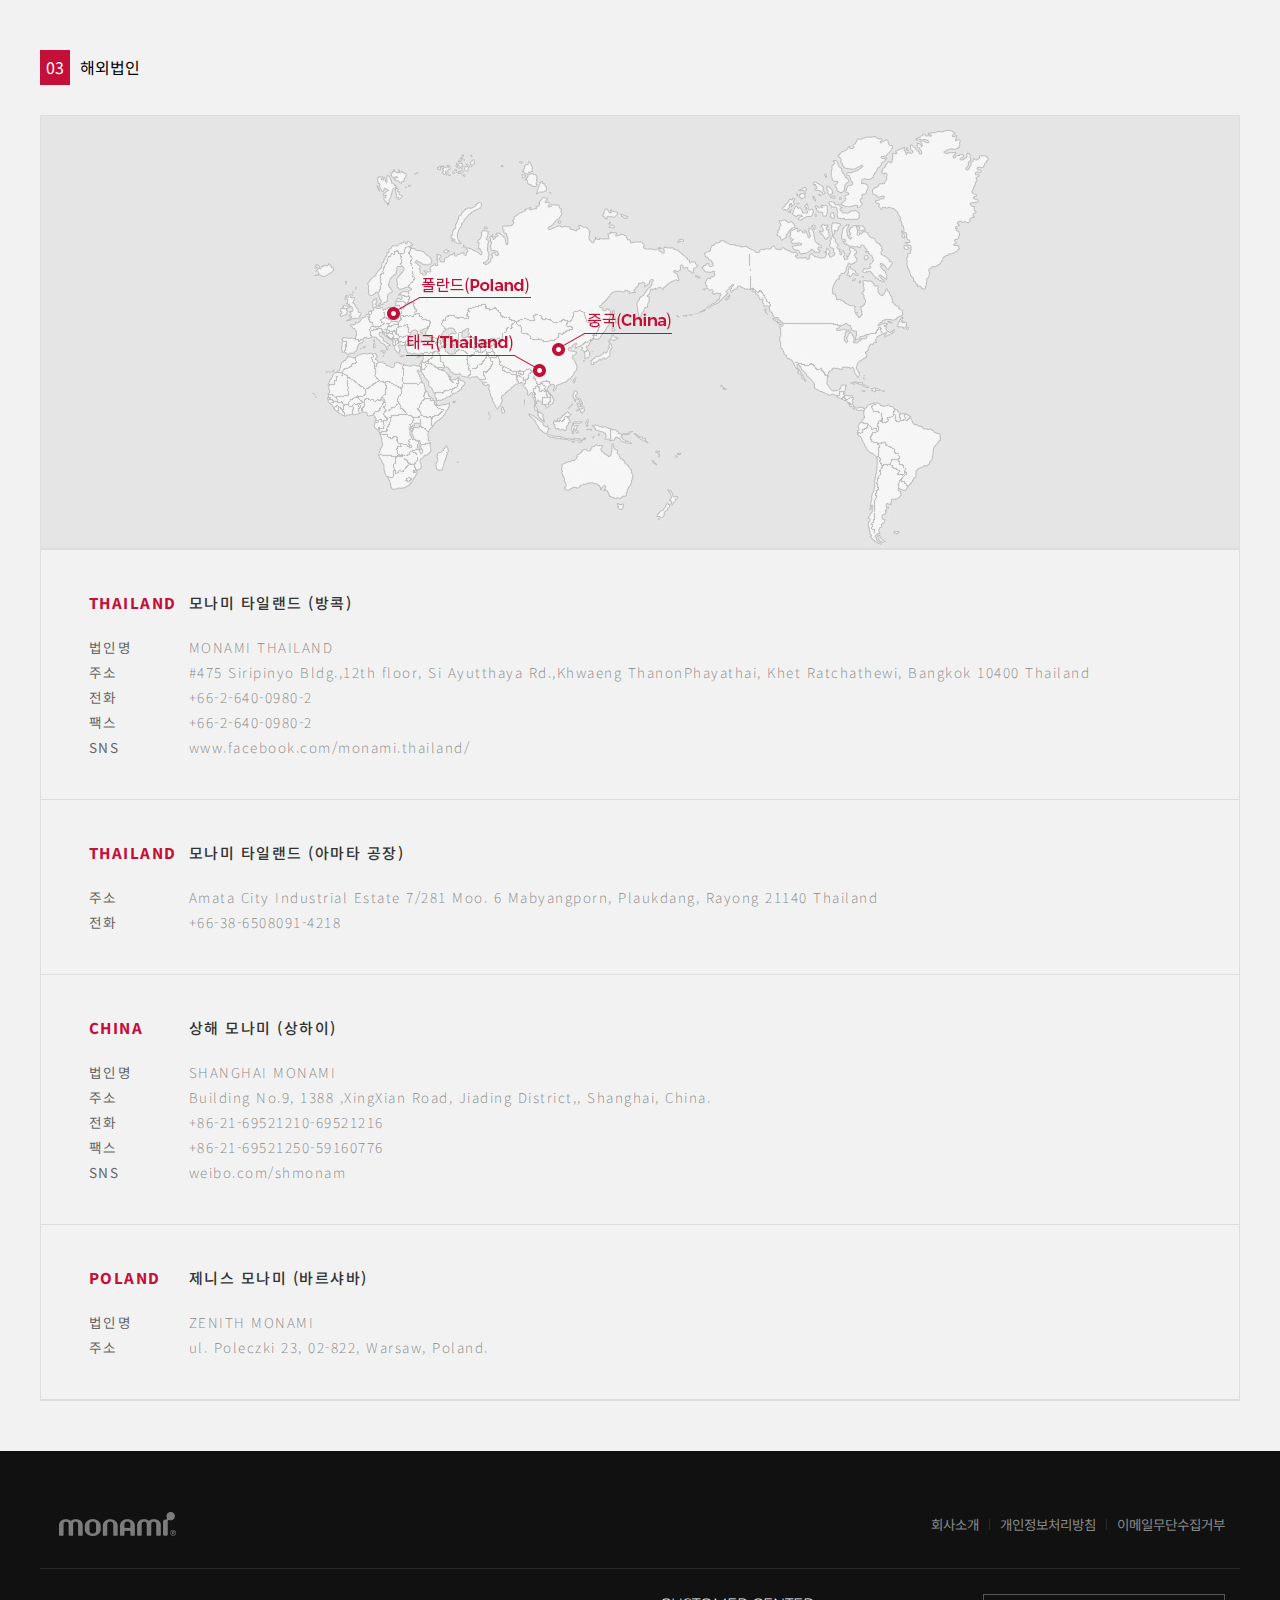
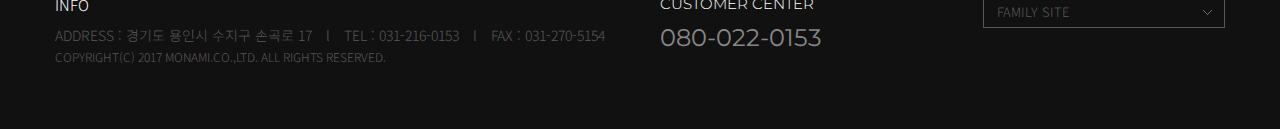
<file: MONAMI/sub/sub.html>
<!DOCTYPE html>
<html lang="ko">
<head>
	<meta charset="UTF-8">
	<meta name="viewport" content="width=divice-width,user-scalable=no,initial-scale=1.0,maximum-scale=1.0,minimum-scale=1.0">
	<meta http-equiv="X-UA-Compatible" content="IE=edge">
	<title>MONAMI INFO</title>
	<!-- FONTS -->
	<link href="https://fonts.googleapis.com/css?family=Noto+Sans+KR:100,300,400,500,700,900&amp;subset=korean" rel="stylesheet">
	<link href="https://fonts.googleapis.com/css?family=Montserrat" rel="stylesheet">
	<!-- css -->
	<link rel="stylesheet" type="text/css" href="../lib/owl/owl.carousel.css">
	<link rel="stylesheet" type="text/css" href="../lib/owl/owl.theme.default.css">
	<link rel="stylesheet" type="text/css" href="../css/common.css">
	<link rel="stylesheet" type="text/css" href="../css/sub.css">
	<!-- JS -->
	<script type="text/javascript" src="https://code.jquery.com/jquery-1.11.3.js"></script>	
	<script type="text/javascript" src="../lib/owl/owl.carousel.min.js"></script>
	<script type="text/javascript" src="../js/main.js"></script>
	<script type="text/javascript" src="../js/sub.js"></script>

</head>
<body>
	<div id="wrap">
		<header>
			<input type="checkbox" id="menu_btn">
			<div id="logoWrap">
				<h1 id="logo">
					<a href="javascript:;" title="홈으로 이동"></a>
				</h1>
			</div>
			<div id="menu">
				<div id="menu_cate_wrap">
					<div class="m_gnb">
						<div class="m_serch">
							<div class="m_serch_detail">
								<ul>
									<li class="select m_click"><a href="#">
										<span class="thumb"></span>
										<span class="tit">KOR</span>
									</a></li>
									<li class="select "><a href="#">
										<span class="thumb"></span>
										<span class="tit">ENG</span>
									</a></li>
								</ul>
							</div>
						</div>
					</div>
					<div class="cate cateTop" id="m_intro">
						<div class="tit cateclick"><a href="javascript:;">모나미소개</a></div>
						<ul class="cateMove">
							<li><a href="javascript:;">회사소개</a></li>
							<li><a href="javascript:;">회사연혁</a></li>
							<li><a href="javascript:;">찾아오시는 길</a></li>
						</ul>
					</div>
					<div class="cate" id="m_prod">
						<div class="tit"><a href="javascript:;">모나미제품</a></div>
						<ul class="cateMove">
							<li><a href="javascript:;">펜</a></li>
							<li><a href="javascript:;">마카</a></li>
							<li><a href="javascript:;">형광펜</a></li>
							<li><a href="javascript:;">회화구류</a></li>
							<li><a href="javascript:;">기타</a></li>
							<li><a href="javascript:;">카탈로그</a></li>
						</ul>
					</div>
					<div class="cate" id="m_museum">
						<div class="tit"><a href="javascript:;">문구박물관</a></div>
						<ul class="cateMove">
							<li><a href="javascript:;">문구박물관</a></li>
						</ul>
					</div>
					<div class="cate" id="m_user">
						<div class="tit"><a href="javascript:;">고객지원</a></div>
						<ul class="cateMove">
							<li><a href="javascript:;">자주묻는질문</a></li>
							<li><a href="javascript:;">문의하기</a></li>
							<li><a href="javascript:;">이벤트</a></li>
							<li><a href="javascript:;">모나미 패밀리샵</a></li>
						</ul>
					</div>
					<div class="cate" id="m_news">
						<div class="tit"><a href="javascript:;">NEWS & VIDEO</a></div>
						<ul class="cateMove">
							<li><a href="javascript:;">보도자료</a></li>
							<li><a href="javascript:;">동영상자료</a></li>
						</ul>
					</div>
					<div class="m_sns">
	       				<ul>
	       					<li><a href="#">facebook</a></li>
	       					<li><a href="#">instagram</a></li>
	       					<li><a href="#">youtube</a></li>
	       				</ul>
	       			</div>
				</div> <!-- /.menu_cate__wrap -->
				<div id="menu_btn_wrap">
		       		<input type="button" class="menuBtn" id="menuBtn">
	       		    <label for="menu_btn" class="btn_line">
           		        <span class="menu_line line_close"></span>
           		        <span class="menu_line"></span>
           		        <span class="menu_line line_close"></span>
	       		    </label>
	       		    <div class="menu_text">
	       		    	<span class="open">MENU</span>
	       		        <span class="close">CLOSE</span>
	       			</div>
				 </div> <!-- /.menu_btn_wrap -->
				 
			</div>
			<div class="inner">
				<div id="hdwrap">
					<div class="gnb">
						<div class="serch">
							<div class="sns">
							<a href="javascript:;">페이스북</a>
							<a href="javascript:;">인스타그램</a>
							<a href="javascript:;">유투브</a>
						</div>
						<input type="radio" name="grpSerch" id="KOR">
						<input type="radio" name="grpSerch" id="ENG">
						<input type="checkbox" id="serch_btn">
						<label for="serch_btn"><span style="background-image: url(../img/lang.png);"></span></label>
						<div class="serch_detail">
							<ul>
								<li><label for="KOR"><span style="background-image: url(../img/lang.png);"></span>KOR</label></li>
								<li><label for="ENG"><span style="background-image: url(../img/lang.png);"></span>ENG</label></li>
							</ul>
						</div>
					</div>
					<nav class="hdgnb">
						<ul class="clearfix">
							<li>
								<a href="javascript:;">모나미소개</a>
								<div class="detail">
									<a href="javascript:;">회사정보</a>
									<a href="javascript:;">회사연혁</a>
									<a href="javascript:;">찾아오시는 길</a>
								</div>
							</li>
							<li>
								<a href="javascript:;">모나미제품</a>
								<div class="detail">
									<a href="javascript:;">펜</a>
									<a href="javascript:;">마카</a>
									<a href="javascript:;">형광펜</a>
									<a href="javascript:;">회화구류</a>
									<a href="javascript:;">기타</a>
									<a href="javascript:;">카탈로그</a>
								</div>
							</li>
							<li>
								<a href="javascript:;">문구박물관</a>
								<div class="detail">
									<a href="javascript:;">문구박물관</a>
								</div>
							</li>
							<li>
								<a href="javascript:;">고객지원</a>
								<div class="detail">
									<a href="javascript:;">자주묻는질문</a>
									<a href="javascript:;">문의하기</a>
									<a href="javascript:;">이벤트</a>
									<a href="javascript:;">모나미 패밀리샵</a>
								</div>
							</li>
							<li>
								<a href="javascript:;">NEWS & VIDEO</a>
								<div class="detail">
									<a href="javascript:;">보도자료</a>
									<a href="javascript:;">동영상자료</a>
								</div>
							</li>
						</ul>
					</nav>	
				</div> <!-- /#hdwrap -->
			</div> <!-- /.inner -->
		</header>

		<div id="container">
			<div class="topGnbbline"></div>
			<section id="visual">
				<div class="inner">
					<h2>모나미 소개</h2>
					<span class="bar"></span>
					<span class="info">언제 어디서나 모나미는 당신 곁에 있습니다.</span>
				</div> <!-- /.inner -->
			</section> <!-- #visual -->
			<section id="subNav">
				<div class="inner">
					<ul class="subBar">
						<li>홈</li>
						<li>모나미 소개</li>
						<li class="subinfo">
							<div class="navSelect">
								<label for="inav" class="selected">회사정보</label>
								<nav>
									<label for="info1">회사정보</label>
									<label for="info2">회사연혁</label>
									<label for="info3">찾아오시는 길</label>
								</nav>
							</div>
						</li>
					</ul><!-- /subBar -->
				</div> <!-- /.inner -->
			</section> <!-- #subnav -->
			<section id="copyTit">
				<div class="inner">
					<h3>COMPANY&nbsp;<span>INFO</span></h3>
				</div> <!-- /.inner -->
			</section> <!-- /#copyTit -->
			<section id="copyCt">
				<div class="inner">
					<nav class="tab clearfix">
						<a href="#copyInfo" class="infoclick">회사정보</a>
						<a href="#copyHistory">회사연혁</a>
						<a href="#copyMap">찾아오시는 길</a>
					</nav>
				</div> <!-- /.inner -->
					<div class="tabBx">
						<div class="inner">
							<div id="copyInfo" class="copy">
								<div class="prod">
									<div class="num">01</div>
									<div class="tit">사업 소개</div>
									<ul class="prod_ct">
										<li>
											<a href="#">
												<span class="thumb" style="background-image: url(../img/info_01.jpg);"></span>
												<span class="logo" style="background-image: url(../img/info_logo_01.png);"></span>
												<span class="info">
													<span class="color1">반려동물</span>
													<span class="gray">을 위한&nbsp;</span>
													<span class="color1">전문쇼핑몰</span>
												</span>
											</a>
										</li>
										<li>
											<a href="#">
												<span class="thumb" style="background-image: url(../img/info_02.jpg);"></span>
												<span class="logo" style="background-image: url(../img/info_logo_02.png);"></span>
												<span class="info">
													<span class="gray">철학, 역사, 예술, 과학, 경제를&nbsp;</span>
													<span class="color2">미술로 만나다</span>
												</span>
											</a>
										</li>
									</ul>
								</div>
								<div class="prod">
									<div class="num">02</div>
									<div class="tit">계열사 소개</div>
									<ul class="prod_ct">
										<li>
											<a href="#">
												<span class="thumb" style="background-image: url(../img/info_03.jpg);"></span>
												<span class="logo" style="background-image: url(../img/info_logo_03.png);"></span>
												<span class="info">
													<span class="gray">PARKER/WATERMAN TOMBOW&nbsp;</span>
													<span class="color3">국내 공식</span>
													<span class="color3">&nbsp;수입업체</span>
												</span>
											</a>
										</li>
										<li>
											<a href="#">
												<span class="thumb" style="background-image: url(../img/info_04.png);"></span>
												<span class="logo" style="background-image: url(../img/info_logo_04.png);"></span>
												<span class="info">
													<span class="gray">HP전산용품 & '</span>
													<span class="color4">통합출력관리 서비스</span>
													<span class="gray">' 솔루션 공급</span>
												</span>
											</a>
										</li>
									</ul>
								</div>
								<div class="prod">
									<div class="num">03</div>
									<div class="tit">해외법인</div>
									<ul class="prod_ct">
										<li class="map" style="background-image: url(../img/info_05.jpg);">
											<a href="#">
												<!-- <a href="#"></a>
												<a href="#"></a>
												<a href="#"></a> -->
												<span href="#" style="background-image: url(../img/info_05_T.jpg);"></span>
												<span href="#" style="background-image: url(../img/info_05_C.jpg);"></span>
												<span href="#" style="background-image: url(../img/info_05_P.jpg);"></span>
											</a>
										</li>
										<li class="mapInfo"><!-- 지도 내용 -->
											<div class="thailand bangkok">
												<a href="#">
													<div class="mapTit">
														<span>THAILAND</span>
														<span>모나미 타일랜드 (방콕)</span>
													</div>
													<div class="name">
														<span>법인명</span>
														<span>MONAMI THAILAND</span>
													</div>
													<div class="address">
														<span>주소</span>
														<span>#475 Siripinyo Bldg.,12th floor, Si Ayutthaya Rd.,Khwaeng ThanonPhayathai, Khet Ratchathewi, Bangkok 10400 Thailand</span>
													</div>
													<div class="tel">
														<span>전화</span>
														<span>+66-2-640-0980-2</span>
													</div>
													<div class="fax">
														<span>팩스</span>
														<span>+66-2-640-0980-2</span>
													</div>
													<div class="sns">
														<span>SNS</span>
														<span>www.facebook.com/monami.thailand/</span>
													</div>
												</a>
											</div>
											<div class="thailand amata">
												<a href="#">
													<div class="mapTit">
														<span>THAILAND</span>
														<span>모나미 타일랜드 (아마타 공장)</span>
													</div>
													<div class="address">
														<span>주소</span>
														<span>Amata City Industrial Estate 7/281 Moo. 6 Mabyangporn, Plaukdang, Rayong 21140 Thailand</span>
													</div>
													<div class="tel">
														<span>전화</span>
														<span>+66-38-6508091-4218</span>
													</div>
												</a>
											</div>
											<div class="china">
												<a href="#">
													<div class="mapTit">
														<span>CHINA</span>
														<span>상해 모나미 (상하이)</span>
													</div>
													<div class="name">
														<span>법인명</span>
														<span>SHANGHAI MONAMI</span>
													</div>
													<div class="address">
														<span>주소</span>
														<span>Building No.9, 1388 ,XingXian Road, Jiading District,, Shanghai, China.</span>
													</div>
													<div class="mapTel">
														<span>전화</span>
														<span>+86-21-69521210-69521216</span>
													</div>
													<div class="fax">
														<span>팩스</span>
														<span>+86-21-69521250-59160776</span>
													</div>
													<div class="sns">
														<span>SNS</span>
														<span>weibo.com/shmonam</span>
													</div>
												</a>
											</div>
											<div class="poland">
												<a href="#">
													<div class="mapTit">
														<span>POLAND</span>
														<span>제니스 모나미 (바르샤바)</span>
													</div>
													<div class="name">
														<span>법인명</span>
														<span>ZENITH MONAMI</span>
													</div>
													<div class="address">
														<span>주소</span>
														<span>ul. Poleczki 23, 02-822, Warsaw, Poland.</span>
													</div>
												</a>
											</div>
										</li>
									</ul>
								</div>
							</div>
							<div id="copyHistory" class="copy">
								<div class="color"></div>
							</div>
							<div id="copyMap" class="copy">
								<div class="color"></div>
							</div>
						</div> <!-- /.inner -->
					</div> <!-- /.tabBx -->
			</section> <!-- #copyCt -->
		</div> <!-- /.container -->

		<footer>
			<div class="inner">
				<div class="foot_top">
					<h1><a href="javascript:;"><img src="../img/footer_logo.jpg" alt="모나미 로고"></a></h1>
					<ul>
						<li><a href="javascript:;">회사소개</a></li>
						<li><a class="#">개인정보처리방침</a></li>
						<li><a class="#">이메일무단수집거부</a></li>
					</ul>
				</div> <!-- /.foot_top -->
				<div class="foot_btm clearfix">
					<div class="info">
						<div class="tit">INFO</div>
						<address>
							<span class="address">ADDRESS :&nbsp;</span>경기도 용인시 수지구 손곡로 17 <span class="bar">l</span>
							TEL : 031-216-0153 <span class="bar">l</span>
							FAX : 031-270-5154
						</address>
						<p class="copy">COPYRIGHT(C) 2017 MONAMI.CO.,LTD. ALL RIGHTS RESERVED.</p>
					</div> <!-- /.info -->
					<div class="cc">
						<div class="tit">CUSTOMER CENTER</div>
						<div class="cc_tel">080-022-0153</div>
					</div> <!-- /.cc -->
					<div class="fam_site">
						<input type="checkbox" id="fam_btn">
						<label for="fam_btn">FAMILY SITE</label>
						<ul>
							<li><a href="http://www.monamimall.com" target="_blank">모나미몰</a></li>
							<li><a href="http://www.mon-arte.com" target="_blank">모나르떼</a></li>
							<li><a href="http://www.monamipet.com" target="_blank">모나미펫</a></li>
							<li><a href="http://monamiconcept.com" target="_blank">모나미 컨셉스토어</a></li>
							<li><a href="http://www.hangso.co.kr" target="_blank">주식회사 항소</a></li>
							<li><a href="http://www.monamistation.com/main.do" target="_blank">모나미 스테이션</a></li>
							<li><a href="http://www.monami.co.kr/art_contest/contest/introduction.asp" target="_blank">환경사랑 미술대회</a></li>
						</ul>
					</div> <!-- /.fam_site -->
				</div> <!-- /.foot_btm -->
			</div> <!-- /.inner -->
		</footer>
	</div> <!-- /#Wrap -->
</body>

</html>

<!-- MONAMI THAILAND
#475 Siripinyo Bldg.,12th floor, Si Ayutthaya Rd.,Khwaeng ThanonPhayathai, Khet Ratchathewi, Bangkok 10400 Thailand
+66-2-640-0980-2
+66-2-640-0980-2
www.facebook.com/monami.thailand/ -->
</file>
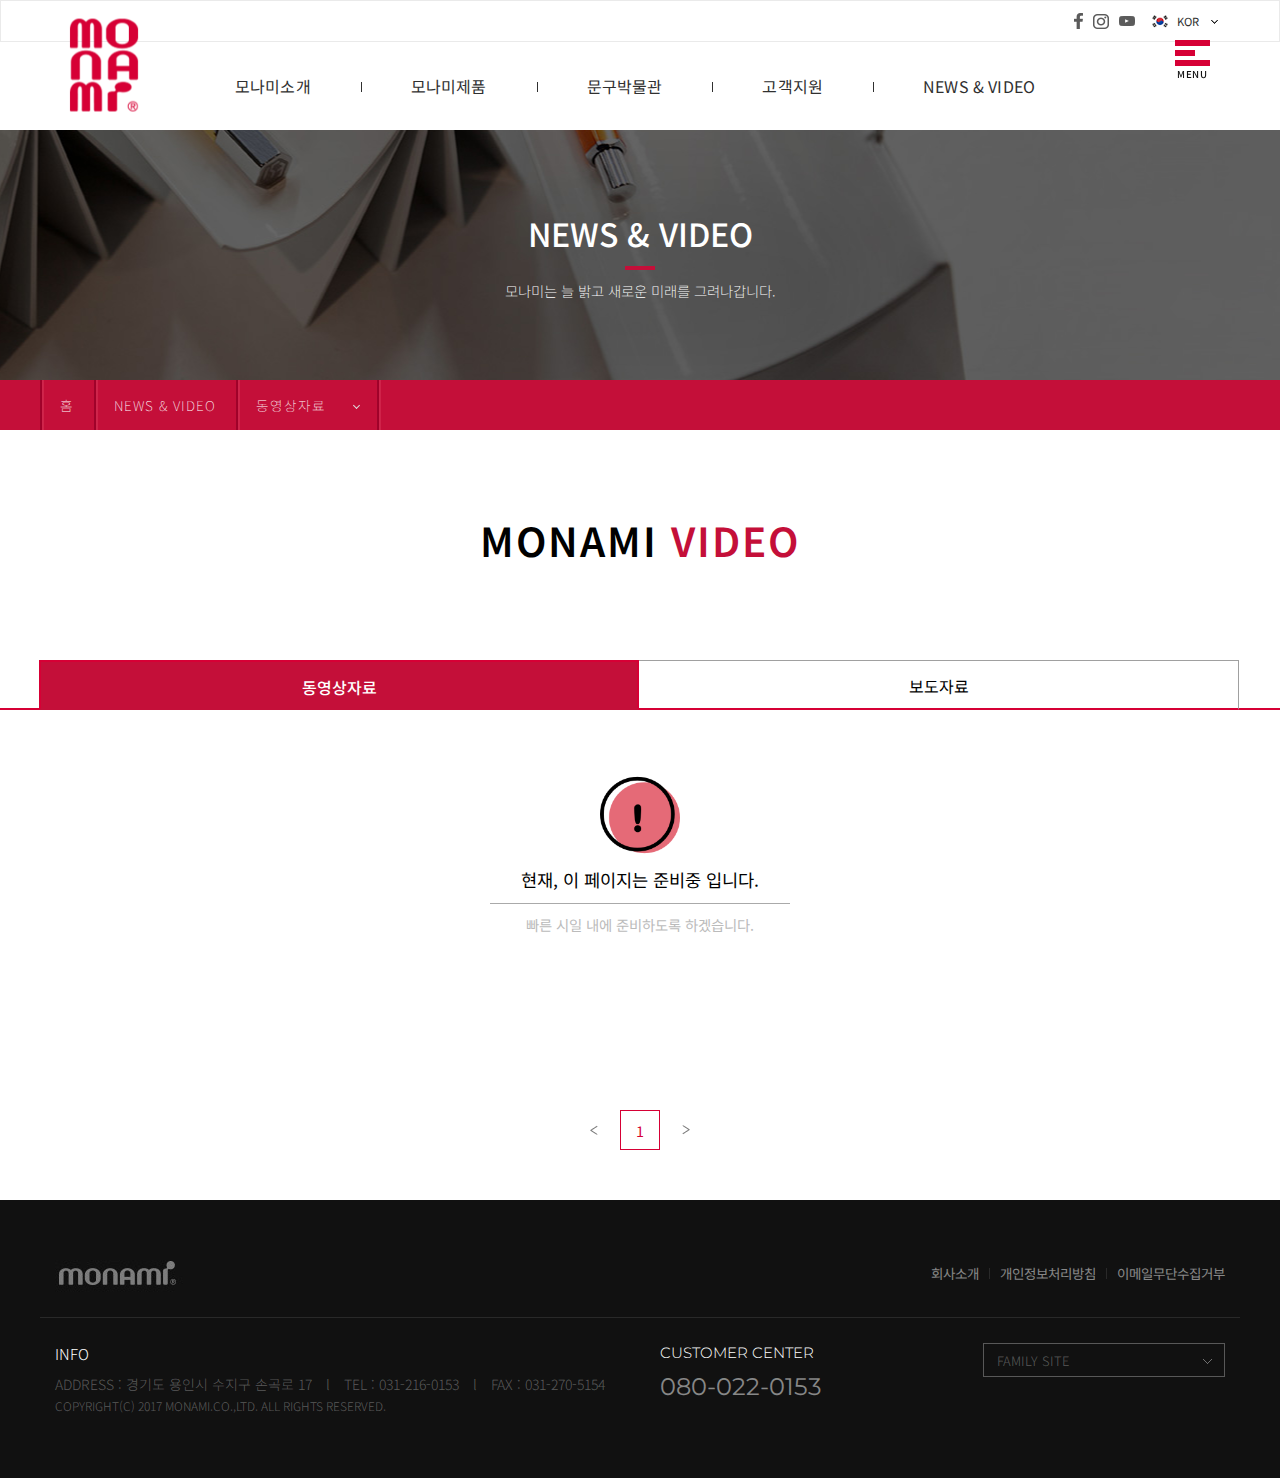
<file: MONAMI/sub/video.html>
<!DOCTYPE html>
<html lang="ko">
<head>
	<meta charset="UTF-8">
	<meta name="viewport" content="width=divice-width,user-scalable=no,initial-scale=1.0,maximum-scale=1.0,minimum-scale=1.0">
	<meta http-equiv="X-UA-Compatible" content="IE=edge">
	<title>MONAMI VIDEO</title>
	<!-- FONTS -->
	<link href="https://fonts.googleapis.com/css?family=Noto+Sans+KR:100,300,400,500,700,900&amp;subset=korean" rel="stylesheet">
	<link href="https://fonts.googleapis.com/css?family=Montserrat" rel="stylesheet">
	<!-- css -->
	<link rel="stylesheet" type="text/css" href="../lib/owl/owl.carousel.css">
	<link rel="stylesheet" type="text/css" href="../lib/owl/owl.theme.default.css">
	<link rel="stylesheet" type="text/css" href="../css/common.css">
	<link rel="stylesheet" type="text/css" href="../css/sub.css">
	<!-- JS -->
	<script type="text/javascript" src="https://code.jquery.com/jquery-1.11.3.js"></script>	
	<script type="text/javascript" src="../lib/owl/owl.carousel.min.js"></script>
	<script type="text/javascript" src="../js/main.js"></script>
	<script type="text/javascript" src="../js/sub.js"></script>

</head>
<body>
	<div id="wrap">
		<header>
			<input type="checkbox" id="menu_btn">
			<div id="logoWrap">
				<h1 id="logo">
					<a href="../index.html" "javascript:;" title="홈으로 이동"></a>
				</h1>
			</div>
			<div id="menu">
				<div id="menu_cate_wrap">
					<div class="m_gnb">
						<div class="m_serch">
							<div class="m_serch_detail">
								<ul>
									<li class="select m_click"><a href="#">
										<span class="thumb"></span>
										<span class="tit">KOR</span>
									</a></li>
									<li class="select "><a href="#">
										<span class="thumb"></span>
										<span class="tit">ENG</span>
									</a></li>
								</ul>
							</div>
						</div>
					</div>
					<div class="cate cateTop" id="m_intro">
						<div class="tit cateclick"><a href="javascript:;">모나미소개</a></div>
						<ul class="cateMove">
							<li><a href="./info.html?tab=1">회사정보</a></li>
							<li><a href="./info.html?tab=2">회사연혁</a></li>
							<li><a href="./info.html?tab=3">찾아오시는 길</a></li>
						</ul>
					</div>
					<div class="cate" id="m_prod">
						<div class="tit"><a href="javascript:;">모나미제품</a></div>
						<ul class="cateMove">
							<li><a href="./prod.html?tab=1">펜</a></li>
							<li><a href="./prod.html?tab=2">마카</a></li>
							<li><a href="./prod.html?tab=3">형광펜</a></li>
							<li><a href="./prod.html?tab=4">회화구류</a></li>
							<li><a href="./prod.html?tab=5">기타</a></li>
							<li><a href="./prod.html?tab=6">카탈로그</a></li>
						</ul>
					</div>
					<div class="cate" id="m_museum">
						<div class="tit"><a href="javascript:;">문구박물관</a></div>
						<ul class="cateMove">
							<li><a href="./museum.html">문구박물관</a></li>
						</ul>
					</div>
					<div class="cate" id="m_user">
						<div class="tit"><a href="javascript:;">고객지원</a></div>
						<ul class="cateMove">
							<li><a href="./faq.html?tab=1">자주묻는질문</a></li>
							<li><a href="./faq.html?tab=2">문의하기</a></li>
							<li><a href="./faq.html?tab=3">이벤트</a></li>
							<li><a href="./faq.html?tab=4">모나미 패밀리샵</a></li>
						</ul>
					</div>
					<div class="cate" id="m_news">
						<div class="tit"><a href="javascript:;">NEWS & VIDEO</a></div>
						<ul class="cateMove">
							<li><a href="./video.html">보도자료</a></li>
							<li><a href="./video.html">동영상자료</a></li>
						</ul>
					</div>
					<div class="m_sns">
	       				<ul>
	       					<li><a href="#">facebook</a></li>
	       					<li><a href="#">instagram</a></li>
	       					<li><a href="#">youtube</a></li>
	       				</ul>
	       			</div>
				</div> <!-- /.menu_cate__wrap -->
				<div id="menu_btn_wrap">
		       		<input type="button" class="menuBtn" id="menuBtn">
	       		    <label for="menu_btn" class="btn_line">
           		        <span class="menu_line line_close"></span>
           		        <span class="menu_line"></span>
           		        <span class="menu_line line_close"></span>
	       		    </label>
	       		    <div class="menu_text">
	       		    	<span class="open">MENU</span>
	       		        <span class="close">CLOSE</span>
	       			</div>
				 </div> <!-- /.menu_btn_wrap -->
				 
			</div>
			<div class="inner">
				<div id="hdwrap">
					<div class="gnb">
						<div class="serch">
							<div class="sns">
							<a href="javascript:;">페이스북</a>
							<a href="javascript:;">인스타그램</a>
							<a href="javascript:;">유투브</a>
						</div>
						<input type="radio" name="grpSerch" id="KOR">
						<input type="radio" name="grpSerch" id="ENG">
						<input type="checkbox" id="serch_btn">
						<label for="serch_btn"><span style="background-image: url(../img/lang.png);"></span></label>
						<div class="serch_detail">
							<ul>
								<li><label for="KOR"><span style="background-image: url(../img/lang.png);"></span>KOR</label></li>
								<li><label for="ENG"><span style="background-image: url(../img/lang.png);"></span>ENG</label></li>
							</ul>
						</div>
					</div>
					<nav class="hdgnb">
						<ul class="clearfix">
							<li>
								<a href="./info.html">모나미소개</a>
								<div class="detail">
									<a href="./info.html?tab=1">회사정보</a>
									<a href="./info.html?tab=2">회사연혁</a>
									<a href="./info.html?tab=3">찾아오시는 길</a>
								</div>
							</li>
							<li>
								<a href="./prod.html">모나미제품</a>
								<div class="detail">
									<a href="./prod.html?tab=1">펜</a>
									<a href="./prod.html?tab=2">마카</a>
									<a href="./prod.html?tab=3">형광펜</a>
									<a href="./prod.html?tab=4">회화구류</a>
									<a href="./prod.html?tab=5">기타</a>
									<a href="./prod.html?tab=6">카탈로그</a>
								</div>
							</li>
							<li>
								<a href="./museum.html">문구박물관</a>
								<div class="detail">
									<a href="./museum.html">문구박물관</a>
								</div>
							</li>
							<li>
								<a href="./faq.html">고객지원</a>
								<div class="detail">
									<a href="./faq.html?tab=1">자주묻는질문</a>
									<a href="./faq.html?tab=2">문의하기</a>
									<a href="./faq.html?tab=3">이벤트</a>
									<a href="./faq.html?tab=4">모나미 패밀리샵</a>
								</div>
							</li>
							<li>
								<a href="./video.html">NEWS & VIDEO</a>
								<div class="detail">
									<a href="./video.html">보도자료</a>
									<a href="./video.html">동영상자료</a>
								</div>
							</li>
						</ul>
					</nav>	
				</div> <!-- /#hdwrap -->
			</div> <!-- /.inner -->
		</header>

		<div id="container">
			<div class="topGnbbline"></div>
			<section id="visual" class="faqVisual">
				<div class="inner">
					<h2>NEWS & VIDEO</h2>
					<span class="bar"></span>
					<span class="info">모나미는 늘 밝고 새로운 미래를 그려나갑니다.</span>
				</div> <!-- /.inner -->
			</section> <!-- #visual -->
			<section id="subNav">
				<div class="inner">
					<ul class="subBar">
						<li>홈</li>
						<li>NEWS & VIDEO</li>
						<li class="subinfo">
							<div class="navSelect">
								<label class="selected">동영상자료</label>
								<nav>
									<label>동영상자료</label>
									<label>보도자료</label>
								</nav>
							</div>
						</li>
					</ul><!-- /subBar -->
				</div> <!-- /.inner -->
			</section> <!-- #subnav -->
			<section id="copyTit">
				<div class="inner">
					<h3>MONAMI&nbsp;<span>VIDEO</span></h3>
				</div> <!-- /.inner -->
			</section> <!-- /#copyTit -->
			<section id="copyCt">
				<div class="inner">
					<nav class="tab videoTab clearfix">
						<a href="#qus" "javascript:;" class="infoclick">동영상자료</a>
						<a href="#inquiry" "javascript:;">보도자료</a>
					</nav>
				</div> <!-- /.inner -->
					<div class="tabBx videoBx">
						<div class="inner">
							<div id="qus" class="copy">
								<div id="prepare">
									<div class="thumb">
										<img src="../img/prepare.png">
									</div>
									<span class="text">현재, 이 페이지는 준비중 입니다.</span>
									<span class="bar"></span>
									<span class="deText">빠른 시일 내에 준비하도록 하겠습니다.</span>
								</div>
								<div class="qusBx">
									<ul class="qusCt page1">
									</ul>
									<ul class="qusCt page2">
									</ul>
								</div>
								<nav class="listTab">
									<a href="javascript:;" class="listclick">1</a>
								</nav>
								<div class="pageArrow">
									<a href="javascript:;" class="pageL"></a>
									<a href="javascript:;" class="pageR"></a>
								</div>
							</div> <!-- /#prodpen -->
							<div id="inquiry" class="copy">
								<div id="prepare">
									<div class="thumb">
										<img src="../img/prepare.png">
									</div>
									<span class="text">현재, 이 페이지는 준비중 입니다.</span>
									<span class="bar"></span>
									<span class="deText">빠른 시일 내에 준비하도록 하겠습니다.</span>
								</div>
							</div> <!-- /#prodmarker -->
						</div> <!-- /.inner -->
					</div> <!-- /.tabBx -->
			</section> <!-- #copyCt -->
		</div> <!-- /.container -->

		<footer>
			<div class="inner">
				<div class="foot_top">
					<h1><a href="javascript:;"><img src="../img/footer_logo.jpg" alt="모나미 로고"></a></h1>
					<ul>
						<li><a href="#" "javascript:;">회사소개</a></li>
						<li><a href="#" "javascript:;">개인정보처리방침</a></li>
						<li><a href="#" "javascript:;">이메일무단수집거부</a></li>
					</ul>
				</div> <!-- /.foot_top -->
				<div class="foot_btm clearfix">
					<div class="info">
						<div class="tit">INFO</div>
						<address>
							<span class="address">ADDRESS :&nbsp;</span>경기도 용인시 수지구 손곡로 17 <span class="bar">l</span>
							TEL : 031-216-0153 <span class="bar">l</span>
							FAX : 031-270-5154
						</address>
						<p class="copy">COPYRIGHT(C) 2017 MONAMI.CO.,LTD. ALL RIGHTS RESERVED.</p>
					</div> <!-- /.info -->
					<div class="cc">
						<div class="tit">CUSTOMER CENTER</div>
						<div class="cc_tel">080-022-0153</div>
					</div> <!-- /.cc -->
					<div class="fam_site">
						<input type="checkbox" id="fam_btn">
						<label for="fam_btn">FAMILY SITE</label>
						<ul>
							<li><a href="http://www.monamimall.com" target="_blank">모나미몰</a></li>
							<li><a href="http://www.mon-arte.com" target="_blank">모나르떼</a></li>
							<li><a href="http://www.monamipet.com" target="_blank">모나미펫</a></li>
							<li><a href="http://monamiconcept.com" target="_blank">모나미 컨셉스토어</a></li>
							<li><a href="http://www.hangso.co.kr" target="_blank">주식회사 항소</a></li>
							<li><a href="http://www.monamistation.com/main.do" target="_blank">모나미 스테이션</a></li>
							<li><a href="http://www.monami.co.kr/art_contest/contest/introduction.asp" target="_blank">환경사랑 미술대회</a></li>
						</ul>
					</div> <!-- /.fam_site -->
				</div> <!-- /.foot_btm -->
			</div> <!-- /.inner -->
		</footer>
	</div> <!-- /#Wrap -->
</body>

</html>

<!-- MONAMI THAILAND
#475 Siripinyo Bldg.,12th floor, Si Ayutthaya Rd.,Khwaeng ThanonPhayathai, Khet Ratchathewi, Bangkok 10400 Thailand
+66-2-640-0980-2
+66-2-640-0980-2
www.facebook.com/monami.thailand/ -->
</file>
<file: MODETOUR/css/main.css>
* {letter-spacing: -0.5px;}

/* HEADER */
header {position: relative; z-index: 3;}

#gnb {position: absolute; /*overflow: hidden;*/ left: 0; right: 0; margin-top: 33px; margin-bottom: 31px; height: 46px; }
#gnb h1 {position: absolute; margin-top: 2px; padding: 7px 0; left: 50%; margin-left: -79px;}
#gnb h1 a {display: inline-block; width: 157px; height: 29px; background-image: url(../img/logo.png); text-indent: -9999px;}
#gnb .menuList {overflow: hidden; margin-top: 11px;}
#gnb ul li {float: left;}
#gnb ul li+li:before {content: ""; display: inline-block; margin: 0 7px 0 8px; width: 1px; height: 11px; background-color: #888; vertical-align: middle;}
#gnb ul li a {font-size: 12px; color: #111;}
#gnb ul li a:hover {text-decoration: underline;}
#gnb .left_gnb {float: left; height: 32px; }
#gnb .left_gnb .menuList li a.down {position: relative; padding-left: 24px;}
#gnb .left_gnb .menuList li a .download {position: absolute; display: inline-block; left: 5px; top: 3px; width: 18px; height: 13px; background-image: url(../img/icon.png); background-position: -223px -625px;}
#gnb .right_gnb {float: right; height: 32px; }
#gnb .right_gnb .menuList {float: left; padding-right: 83px;}
#gnb .right_gnb .btn_menu {position: absolute; top: -13px; right: 0; }
#gnb .right_gnb .btn_menu input {}
#gnb .right_gnb .btn_menu label {position: relative; display: block; width: 65px; height: 70px; background-color: #0daa62; font-size: 12px; color: #fff; text-align: center;}
#gnb .right_gnb .btn_menu label i {position: absolute; left: 23px; width: 19px; height: 3px; background-color: #fff;}
#gnb .right_gnb .btn_menu label i:nth-child(1) {top: 15px;}
#gnb .right_gnb .btn_menu label i:nth-child(2) {top: 22px;}
#gnb .right_gnb .btn_menu label i:nth-child(3) {top: 29px;}
#gnb .right_gnb .btn_menu label span {position: absolute; display: block; top: 42px; left: 9px; font-size: 12px; color: #fff;}

/* FOOTER */
footer {padding: 0 0 50px;}
footer .ftTop {height: 120px; background-image: url(../img/footer_banner_01.jpg);}
footer .ftTop a.ftbanner {display: block; position: absolute; top: 0; margin-top: -22px; left: 0; width: 1100px; height: 142px; background-image: url(../img/footer_banner_02.png);}
footer nav {padding: 17px 0 17px; margin-bottom: 25px; height: 52px; text-align: center; font-size: 0;  white-space: nowrap; border-top: 1px solid #ccc; border-bottom: 1px solid #ccc;}
footer nav a {font-size: 12px; letter-spacing: -1px; color: #555;}
footer nav a:nth-child(2) {font-weight: bold; color: #111;}
footer nav a:hover {color: #297fb8; text-decoration: underline;}
footer nav a:hover:nth-child(2) {color: #111; text-decoration: underline;}
footer nav a+a {margin-left: 88px;}
footer .ftCnt {overflow: hidden; margin-bottom: 44px; height: 114px;}
footer .ftCnt h2 {float: left; margin-top: 44px; width: 131px; height: 25px; background-image: url(../img/footer_logo.png); text-indent: -9999px;}
footer .ftCnt address {position: relative; float: left; padding-right: 100px; margin-left: 50px;}
footer .ftCnt address a {position: absolute; top: 22px; left: 560px; padding: 1px 2px; background-color: #787878; font-size: 4px; color: #fff;}
footer .ftCnt address span {display: block; font-size: 12px; line-height: 19px; color: #888; text-align: left;}
footer .ftCnt .sns {position: absolute; top: 0; right: 0; width: 250px; height: 114px;}
footer .ftCnt .sns ul {overflow: hidden;}
footer .ftCnt .sns ul li {float: left; width: 112px; height: 30px; margin-left: 12px; margin-bottom: 8px;}
footer .ftCnt .sns ul li a {overflow: hidden; display: block;}
footer .ftCnt .sns ul li a .thumb {float: left; margin-right: 9px; width: 30px; height: 30px; background-image: url(../img/footer_sns.png);}
footer .ftCnt .sns ul li:nth-child(1) a .thumb {background-position: -45px 0;}
footer .ftCnt .sns ul li:nth-child(2) a .thumb {background-position: 0 0;}
footer .ftCnt .sns ul li:nth-child(3) a .thumb {background-position: -90px 0;}
footer .ftCnt .sns ul li:nth-child(4) a .thumb {background-position: -45px -45px;}
footer .ftCnt .sns ul li:nth-child(5) a .thumb {background-position: -90px -45px;}
footer .ftCnt .sns ul li:nth-child(6) a .thumb {background-position: 0 -45px;}
footer .ftCnt .sns ul li a .tit {float: left; margin-top: 6px; font-size: 12px; color: #555;}
footer .ftCnt .sns ul li a:hover .tit {text-decoration: underline;}
footer .ftAward {}
footer .ftAward a {display: block; height: 45px; background-image: url(../img/footer_award.png);}


/* CONTAINER */
#container {}
#container #bannerfix {position: absolute; z-index: 2; top: 270px; left: 50%; margin-left: -846px; width: 326px; height: 623px; background-image: url(../img/bannerfix.png);}
#container #bannerfix a {position: absolute; top: 150px; left: 15px; width: 202px; height: 83px; }
#container aside {position: absolute; top: auto; bottom: 454px;}
#container aside .asidenav {position: fixed; padding-bottom: 88px; padding-top: 110px; top: 0; left: 50%; margin-left: 570px; z-index: 99;}
#container aside .asidenav a {display: block; margin-bottom: 10px; width: 112px;}

/* #container ~ */
#serchWrap {overflow: hidden; padding-top: 110px; height: 927px; min-width: 1100px; background-image: url(../img/main_bg.jpg);}
#serchWrap h2 {position: relative; font-size: 20px; color: #111; font-weight: bold;}
#serchWrap h2 a {position: absolute; top: 50%; right: 0; margin-top: -9px; padding-right: 14px; font-size: 13px; color: #555; font-weight: normal;}
#serchWrap h2 a:after {content: ""; position: absolute; top: 50%; margin-top: -4px; right: 0; width: 5px; height: 9px; background-image: url(../img/icon.png); background-position: -158px -50px;}
#serchWrap h2 a:hover:after {background-position: -173px -50px;}
#serchWrap h2 a:hover {text-decoration: underline; color: #72aad0;}
#serchWrap .leftArea {float: left; width: 580px;}
#serchWrap .rightArea {float: right; width: 500px;}

/* #container .serchWrap .leftArea ~ */
#KeywordInput {padding: 23px 30px 0; margin-bottom: 20px; height: 174px; background-color: #36ad5b;}
#KeywordInput h2 {margin-bottom: 18px; color: #fff;}
#KeywordInput .serchBar {/*width: 520px;*/position: relative; z-index: 3;/*overflow: hidden;*/ height: 44px; background-color: #fff; border-radius: 2px;}
#KeywordInput .serchBar .start {float: left; height: 100%;}
#KeywordInput .serchBar .start input {}
#KeywordInput .serchBar .start .startBtn {display: block; padding: 0 15px; width: 136px; height: 100%; background-color: transparent; border-right: 1px solid #ddd;}
#KeywordInput .serchBar .start #startBtn {display: block; position: absolute; left: -9999px;}
#KeywordInput .serchBar .start .startBtn span {position: relative; display: block; }
#KeywordInput .serchBar .start .startBtn span:before {content:"인천/서울출발"; padding-right: 20px; line-height: 42px; font-weight: 500; font-size: 14px; letter-spacing: -1px;}
#KeywordInput .serchBar .start .startBtn span:after {content: ""; position: absolute; top: 20px; right: 0; width: 9px; height: 5px; background-image: url(../img/icon.png); background-position: -253px 0;}
#KeywordInput .serchBar .start ul {display: none; position: absolute; width: 136px; padding: 9px; left: 0;  border: 1px solid #333; color: #333; background-color: #fff;}
#KeywordInput .serchBar .start ul li label {display: block; width: 116px; padding: 0 0 0 5px; height: 28px; font-size: 13px; line-height: 25px; /*background-color: #3f4b5b;*/ /*border: 1px solid #3f4b5b;*/}

#KeywordInput .serchBar .inputBox {float: left; padding: 10px 13px;}
#KeywordInput .serchBar .inputBox input[type=text] {float: left; width: 267px; padding: 1px 0; height: 24px; background-color: transparent; color: #111;  font-weight: bold; font-size: 14px; }
#KeywordInput .serchBar .inputBox input[type=text]::placeholder {font-weight: bold; color: #7e7e7e;}
#KeywordInput .serchBar .inputBox input[type=submit] {position: absolute; top: 0; right: 0; display: block; height: 100%; width: 91px; background-color: #0e7940; font-size: 15px; color: #fff;}
#KeywordInput .serchBar .inputBox .textDetail {display: none; position: absolute; top: 44px; left: 135px; width: 385px; background-color: #fff; font-size: 12px; font-weight: normal; border: 1px solid #333; color: #111;} 
#KeywordInput .serchBar .inputBox :focus~.textDetail {display: block;}
#KeywordInput .serchBar .inputBox .textDetail .infoTop {padding-left: 12px; line-height: 30px; border-bottom: 1px solid #e9dfa6; background-color: #fffeeb;}
#KeywordInput .serchBar .inputBox .textDetail .infoTop i {color: #ed4949; font-style: normal;}
#KeywordInput .serchBar .inputBox .textDetail .infoTop span {}
#KeywordInput .serchBar .inputBox .textDetail .infoBottom {height: 160px; padding: 26px 14px 28px;}
#KeywordInput .serchBar .inputBox .textDetail .infoBottom span {display: block;}
#KeywordInput .serchBar .inputBox .textDetail .infoBottom span.bold {font-weight: bold;}
#KeywordInput .serchBar .inputBox .textDetail .infoBottom .btTop {margin-bottom: 14px; font-size: 13px; line-height: 19px;}
#KeywordInput .serchBar .inputBox .textDetail .infoBottom .btBottom {font-size: 12px;  color: #555; line-height: 18px;}
#KeywordInput .popularList {padding-top: 12px; margin-left: 48px}
#KeywordInput .popularList span {position: relative; float: left;}
#KeywordInput .popularList a {font-size: 13px; color: #fff;}
#KeywordInput .popularList span+span {margin-left: 19px;}
#KeywordInput .popularList span+span:before {content: ""; position: absolute; top: 9px; left: -10px; width: 1px; height: 10px; background-color: #7dca8c;}
#KeywordInput .popularList span a:hover {text-decoration: underline;}
#KeywordInput .popularList .total {position: relative; float: right; padding-right: 10px; margin-top: 3px; color: #9effb3;}
#KeywordInput .popularList .total:hover {text-decoration: underline;}
#KeywordInput .popularList .total:after {content: ""; position: absolute; top: 6px; right: 0; width: 5px; height: 9px; background-image: url(../img/icon.png); background-position: -296px -36px;}


#KeywordInput #serch #startBtn:focus~ul,
#KeywordInput #serch ul:hover {display: block;}
#KeywordInput #serch #ICN:checked~ul li:nth-child(1) label,
#KeywordInput #serch #PUS:checked~ul li:nth-child(2) label,
#KeywordInput #serch #TAE:checked~ul li:nth-child(3) label,
#KeywordInput #serch #KWJ:checked~ul li:nth-child(4) label,
#KeywordInput #serch #CJJ:checked~ul li:nth-child(5) label,
#KeywordInput #serch #JEU:checked~ul li:nth-child(6) label,
#KeywordInput #serch #YNY:checked~ul li:nth-child(7) label {background-color: #3f4b5b; color: #fff;}
.start #ICN:checked~.startBtn span:before {content: "인천/서울출발";}
.start #PUS:checked~.startBtn span:before {content: "부산출발";}
.start #TAE:checked~.startBtn span:before {content: "대구출발";}
.start #KWJ:checked~.startBtn span:before {content: "무안출발";}
.start #CJJ:checked~.startBtn span:before {content: "청주출발";}
.start #JEU:checked~.startBtn span:before {content: "제주출발";}
.start #YNY:checked~.startBtn span:before {content: "양양출발";}


#foreignPack {padding: 25px 30px 0; margin-bottom: 20px; height: 367px; background-color: #fff;}
#foreignPack h2 {padding-bottom: 10px; border-bottom: 1px solid #ccc;}
#foreignPack ul {padding-top: 24px;}
#foreignPack ul li {float: left; width: 130px; height: 116px; margin-bottom: 20px; text-align: center;}
#foreignPack ul li a { display: block;}
#foreignPack ul li a span {display: block;}
#foreignPack ul li a span.thumb {position: relative; margin: auto; width: 88px; height: 88px;}
#foreignPack ul li:not(:last-of-type) a:hover span.thumb:after {content: ""; position: absolute; top: 0; left: 0;  bottom: 0; right: 0; display: block; border: 2px solid #38ae4f; border-radius: 50%;}
#foreignPack ul li a span.thumb img {}
#foreignPack ul li a span.info {display: block; margin-top: 10px; bottom: 0; color: #111; font-size: 14px;}
#foreignPack ul li a:hover span.info {color: #0daa62;}

#themeTravel {padding-top: 23px; padding-left: 16px; height: 176px; background-color: #fff;}
#themeTravel h2 {padding-left: 13px; margin-bottom: 8px;}
#themeTravel ul {overflow: hidden;}
#themeTravel ul li {float: left; width: 91px; height: 98px;}
#themeTravel ul li a {float: left; display: block; width: 90px; height: 98px; }
#themeTravel ul li a .thumb {display: block; margin: auto;  background-image: url(../img/icon.png);}
#themeTravel ul li:nth-child(1) a .thumb {width: 38px; height: 43px; margin-top: 18px; margin-bottom: 12px; background-position: -362px -595px}
#themeTravel ul li:nth-child(2) a .thumb {width: 38px; height: 37px; margin-top: 21px; margin-bottom: 15px; background-position: 0 -79px}
#themeTravel ul li:nth-child(3) a .thumb {width: 55px; height: 39px; margin-top: 21px; margin-bottom: 14px; background-position: -47px -80px}
#themeTravel ul li:nth-child(4) a .thumb {width: 46px; height: 43px; margin-top: 19px; margin-bottom: 11px; background-position: -112px -80px}
#themeTravel ul li:nth-child(5) a .thumb {width: 44px; height: 47px; margin-top: 19px; margin-bottom: 7px; background-position: -168px -79px}
#themeTravel ul li:nth-child(6) a .thumb {width: 40px; height: 45px; margin-top: 18px; margin-bottom: 10px; background-position: 0 -534px}
#themeTravel ul li a .info {display: block; text-align: center; font-size: 14px;}
#themeTravel ul li a:hover .info {color: #0daa62;}

/* #container .serchWrap .rightArea ~ */
#freeTravel {position: relative; padding: 21px 30px 0; margin-bottom: 20px; height: 367px; background-color: #fff;}
#freeTravel h2 {margin-bottom: 18px;}
#freeTravel h2 a {margin-top: -2px;}
#freeTravel h2 a:after {margin-top: -3px;}
#freeTravel .freeSerch {/*overflow: hidden;*/ width: 440px; height: 99px;}
#freeTravel .freeSerch .serchBar {float: left; width: 340px; margin-bottom: 13px;}
#freeTravel .freeSerch .serchBar .serchTop {/*overflow: hidden;*/position: relative; z-index: 3;}
#freeTravel .freeSerch .serchBar .serchTop .serchTop_l {/*position: relative; */float: left; /*width: 165px; height: 38px; background-color: gold;*/}
#freeTravel .freeSerch .serchBar .serchTop .serchTop_l input {display: block; position: absolute; top: 0;}
#freeTravel .freeSerch .serchBar .serchTop .serchTop_l .serchTop_btn {position: relative; display: block; padding: 0 0 0 8px; width: 165px; height: 38px; border: 1px solid #ccc; border-radius: 3px; background-color: #f8f8fa; font-size: 14px;}
#freeTravel .freeSerch .serchBar .serchTop .serchTop_l .serchTop_btn:before {content: "인천/서울출발"; position: absolute; top: 0px; line-height: 33px;}
#freeTravel .freeSerch .serchBar .serchTop .serchTop_l .serchTop_btn:after {content: ""; position: absolute; display: block; top: -1px; right: -1px; width: 38px; height: 38px; border: 1px solid #049050; border-top-right-radius: 3px; border-bottom-right-radius: 3px; background-color: #0daa62;}
#freeTravel .freeSerch .serchBar .serchTop .serchTop_l .serchTop_btn span {position: relative; display: block; z-index: 5;}
#freeTravel .freeSerch .serchBar .serchTop .serchTop_l .serchTop_btn span:after {content: ""; position: absolute; top: 15px; right: 6px; width: 17px; height: 16px; background-image: url(../img/icon.png); background-position: -188px -36px;}
#freeTravel .freeSerch .serchBar .serchTop .serchTop_l .freeList {display: none; /*(**)*/ position: absolute; padding: 10px; top: 100%; left: 0; width: 165px; height: 76px; background-color: #fff; border: 1px solid #111;}
#freeTravel .freeSerch .serchBar .serchTop .serchTop_l .freeList li {}
#freeTravel .freeSerch .serchBar .serchTop .serchTop_l .freeList li label {display: block; padding: 0 0 0 8px; height: 28px; line-height: 25px; font-size: 14px;}

#freeTravel .freeSerch .serchBar .serchTop .serchTop_l #serchTop_l_btn:focus~ul,
#freeTravel .freeSerch .serchBar .serchTop .serchTop_l ul:hover {display: block;}
#freeTravel #ICN_free:checked~ul li:nth-child(1) label,
#freeTravel #PUS_free:checked~ul li:nth-child(2) label {background-color: #3f4b5b; color: #fff;}
#freeTravel .freeSerch .serchBar .serchTop .serchTop_l #ICN_free:checked~.serchTop_btn:before {content: "인천/서울출발";}
#freeTravel .freeSerch .serchBar .serchTop .serchTop_l #PUS_free:checked~.serchTop_btn:before {content: "부산출발";}


#freeTravel .freeSerch .serchBar .serchTop .serchTop_r {float: right; }
#freeTravel .freeSerch .serchBar .serchTop .serchTop_r input {display: none;}
#freeTravel .freeSerch .serchBar .serchTop .serchTop_r>label {position: relative; display: block; width: 165px; height: 38px; color: #aaa; border: 1px solid #ccc; border-radius: 3px; background-color: #f8f8fa;}
#freeTravel .freeSerch .serchBar .serchTop .serchTop_r>label:after {content: "출발일(선택)"; position: absolute; top: 7px; left: 8px; font-size: 14px;}
#freeTravel .freeSerch .serchBar .serchTop .serchTop_r label span {position: absolute; display: block; top: -1px; right: -1px; width: 38px; height: 38px; border: 1px solid #049050; border-top-right-radius: 3px; border-bottom-right-radius: 3px; background-color: #0daa62;}
#freeTravel .freeSerch .serchBar .serchTop .serchTop_r label span:after {content: ""; position: absolute; top: 10px; left: 10px; width: 17px; height: 16px; background-image: url(../img/icon.png); background-position: 0 -126px;}
/*#freeTravel .freeSerch .serchBar .serchTop .serchTop_r a span {float: left; width: 127px; line-height: 36px; font-size: 14px;}*/
#freeTravel .freeSerch .serchBar .serchTop .serchTop_r a img {float: right;}

#freeTravel .freeSerch .serchBar .serchTop .serchTop_r .dateSelect {display: none; position: absolute; z-index: 100; top: 0px; left: 0px; padding: 16px 0 10px; width: 340px; height: 473px; background-color: #fff; border: 1px solid #333; text-align: center;}
#freeTravel .freeSerch .serchBar .serchTop .serchTop_r .dateSelect .calender_title {margin-bottom: 6px; height: 32px; font-size: 18px; line-height: 30px; font-weight: 700;}
#freeTravel .freeSerch .serchBar .serchTop .serchTop_r .dateSelect .month_select {position: relative; margin-bottom: 10px;}
#freeTravel .freeSerch .serchBar .serchTop .serchTop_r .dateSelect .month_select a {position: absolute; top: 11px; width: 9px; height: 18px; background-image: url(../img/icon.png); text-indent: -9999px;}
#freeTravel .freeSerch .serchBar .serchTop .serchTop_r .dateSelect .month_select .next {right: 20px; background-position: -110px -127px;}
#freeTravel .freeSerch .serchBar .serchTop .serchTop_r .dateSelect .month_select .next:hover {background-position: -72px -127px;}
#freeTravel .freeSerch .serchBar .serchTop .serchTop_r .dateSelect .month_select .prev {left: 20px; background-position: -91px -127px;}
#freeTravel .freeSerch .serchBar .serchTop .serchTop_r .dateSelect .month_select .prev:hover {left: 20px; background-position: -53px -127px;}
#freeTravel .freeSerch .serchBar .serchTop .serchTop_r .dateSelect .month_select .month_list {position: relative; display: inline-block;}
#freeTravel .freeSerch .serchBar .serchTop .serchTop_r .dateSelect .month_select .month_list>label{display: block; position: relative; padding: 0 15px; width: 150px; height: 38px; color: #333; font-size: 14px; font-weight: 500; line-height: 35px; border: 1px solid #ccc; text-align: left;}
#freeTravel .freeSerch .serchBar .serchTop .serchTop_r .dateSelect .month_select .month_list>label:before {content:"2018년 12월";}
#freeTravel .freeSerch .serchBar .serchTop .serchTop_r .dateSelect .month_select .month_list>label:after {content:""; position: absolute; top: 16px; right: 15px; width: 9px; height: 5px; background-image: url(../img/icon.png); background-position: -253px 0;}
#freeTravel .freeSerch .serchBar .serchTop .serchTop_r .dateSelect .month_select .month_list ul {display: none; position: absolute; z-index: 1; top: 100%; left: 0; right: 0; margin-top: -1px; padding: 10px; background-color: #fff; border: 1px solid #333; text-align: left;}
#freeTravel .freeSerch .serchBar .serchTop .serchTop_r .dateSelect .month_select .month_list ul li {padding-left: 5px; height: 28px; color: #333; font-size: 14px; line-height: 26px;}
#freeTravel .freeSerch .serchBar .serchTop .serchTop_r .dateSelect .month_select .month_list #month:checked~ul {display: block;}

/* checked */
#freeTravel .freeSerch .serchBar .serchTop .serchTop_r .dateSelect .month_select .month_list #month:checked~.month_ap {border-color: #333;}
#freeTravel .freeSerch .serchBar .serchTop .serchTop_r .dateSelect .month_select .month_list #dec:checked~.month_ap:before {content:"2018년 12월";}
#freeTravel .freeSerch .serchBar .serchTop .serchTop_r .dateSelect .month_select .month_list #jan:checked~.month_ap:before {content:"2019년 01월";}
#freeTravel .freeSerch .serchBar .serchTop .serchTop_r .dateSelect .month_select .month_list #feb:checked~.month_ap:before {content:"2019년 02월";}
#freeTravel .freeSerch .serchBar .serchTop .serchTop_r .dateSelect .month_select .month_list #mar:checked~.month_ap:before {content:"2019년 03월";}
#freeTravel .freeSerch .serchBar .serchTop .serchTop_r .dateSelect .month_select .month_list #apr:checked~.month_ap:before {content:"2019년 04월";}
#freeTravel .freeSerch .serchBar .serchTop .serchTop_r .dateSelect .month_select .month_list ul li:hover,
#freeTravel .freeSerch .serchBar .serchTop .serchTop_r .dateSelect .month_select .month_list #dec:checked~ul li:nth-child(1),
#freeTravel .freeSerch .serchBar .serchTop .serchTop_r .dateSelect .month_select .month_list #jan:checked~ul li:nth-child(2),
#freeTravel .freeSerch .serchBar .serchTop .serchTop_r .dateSelect .month_select .month_list #feb:checked~ul li:nth-child(3),
#freeTravel .freeSerch .serchBar .serchTop .serchTop_r .dateSelect .month_select .month_list #mar:checked~ul li:nth-child(4),
#freeTravel .freeSerch .serchBar .serchTop .serchTop_r .dateSelect .month_select .month_list #apr:checked~ul li:nth-child(5) {color: #fff; background-color: #3f4b5b;}
		
#freeTravel .freeSerch .serchBar .serchTop .serchTop_r .dateSelect .calender {padding-bottom: 10px; border-bottom: 1px solid #ccc;}
#freeTravel .freeSerch .serchBar .serchTop .serchTop_r .dateSelect .calender table {width: 100%; height: 282px; color: #555; font-size: 14px; line-height: 17px; border-collapse: collapse;}
#freeTravel .freeSerch .serchBar .serchTop .serchTop_r .dateSelect .calender table tr {}
#freeTravel .freeSerch .serchBar .serchTop .serchTop_r .dateSelect .calender table tr td:nth-child(1),
#freeTravel .freeSerch .serchBar .serchTop .serchTop_r .dateSelect .calender table tr th:nth-child(1) {color: #ed4949}
#freeTravel .freeSerch .serchBar .serchTop .serchTop_r .dateSelect .calender table tr td:nth-child(7),
#freeTravel .freeSerch .serchBar .serchTop .serchTop_r .dateSelect .calender table tr th:nth-child(7) {color: #297fb8}
#freeTravel .freeSerch .serchBar .serchTop .serchTop_r .dateSelect .calender table tr th {height: 36px; border-width: 1px 0; border-color: #ccc;}
#freeTravel .freeSerch .serchBar .serchTop .serchTop_r .dateSelect .calender table tr td {height: 40px;}
#freeTravel .freeSerch .serchBar .serchTop .serchTop_r .dateSelect .calender table tr td label {display: block; position: relative; padding-top: 18px; width: 48px; height: 40px; line-height: 17px;}
#freeTravel .freeSerch .serchBar .serchTop .serchTop_r .dateSelect .calender table tr td label:hover {background-color: #fff0f0;}
#freeTravel .freeSerch .serchBar .serchTop .serchTop_r .dateSelect .calender table tr td label:before {content:"출발일"; position: absolute; top: 3px; left: 50%; width: 40px; color: #fff; font-size: 11px; font-family: Dotum; letter-spacing: -2px; transform: translateX(-50%); font-weight: normal;}
#freeTravel .freeSerch .serchBar .serchTop .serchTop_r .dateSelect .calender table tr td label:hover:before {color: #fff0f0;}

#freeTravel .freeSerch .serchBar .serchTop .serchTop_r .dateSelect .btn {display: inline-block; margin-top: 20px; padding: 1px 6px; width: 104px; height: 32px; color: #fff; font-size: 0; line-height: 30px; border-radius: 3px; }
#freeTravel .freeSerch .serchBar .serchTop .serchTop_r .dateSelect .btn.close {margin-right: 3px; background-color: #aaa; font-size: 12px;}
#freeTravel .freeSerch .serchBar .serchTop .serchTop_r .dateSelect .btn.close:hover {background-color: #8e9599;}
#freeTravel .freeSerch .serchBar .serchTop .serchTop_r .dateSelect .btn.complete {margin-left: 3px;background-color: #3f4b5b; font-size: 12px;}
#freeTravel .freeSerch .serchBar .serchTop .serchTop_r .dateSelect .btn.complete:hover {background-color: #323641;}

/*checked~*/ 
#freeTravel #d-1st:checked~table tbody tr td #d-1st_select,
#freeTravel #d-2nd:checked~table tbody tr td #d-2nd_select,
#freeTravel #d-3rd:checked~table tbody tr td #d-3rd_select,
#freeTravel #d-4th:checked~table tbody tr td #d-4th_select,
#freeTravel #d-5th:checked~table tbody tr td #d-5th_select,
#freeTravel #d-6th:checked~table tbody tr td #d-6th_select,
#freeTravel #d-7th:checked~table tbody tr td #d-7th_select,
#freeTravel #d-8th:checked~table tbody tr td #d-8th_select,
#freeTravel #d-09th:checked~table tbody tr td #d-09th_select,
#freeTravel #d-10th:checked~table tbody tr td #d-10th_select,
#freeTravel #d-11th:checked~table tbody tr td #d-11th_select,
#freeTravel #d-12th:checked~table tbody tr td #d-12th_select,
#freeTravel #d-13th:checked~table tbody tr td #d-13th_select,
#freeTravel #d-14th:checked~table tbody tr td #d-14th_select,
#freeTravel #d-15th:checked~table tbody tr td #d-15th_select,
#freeTravel #d-16th:checked~table tbody tr td #d-16th_select,
#freeTravel #d-17th:checked~table tbody tr td #d-17th_select,
#freeTravel #d-18th:checked~table tbody tr td #d-18th_select,
#freeTravel #d-19th:checked~table tbody tr td #d-19th_select,
#freeTravel #d-20th:checked~table tbody tr td #d-20th_select,
#freeTravel #d-21st:checked~table tbody tr td #d-21st_select,
#freeTravel #d-22nd:checked~table tbody tr td #d-22nd_select,
#freeTravel #d-23rd:checked~table tbody tr td #d-23rd_select,
#freeTravel #d-24th:checked~table tbody tr td #d-24th_select,
#freeTravel #d-25th:checked~table tbody tr td #d-25th_select,
#freeTravel #d-26th:checked~table tbody tr td #d-26th_select,
#freeTravel #d-27th:checked~table tbody tr td #d-27th_select,
#freeTravel #d-28th:checked~table tbody tr td #d-28th_select,
#freeTravel #d-29th:checked~table tbody tr td #d-29th_select,
#freeTravel #d-30th:checked~table tbody tr td #d-30th_select,
#freeTravel #d-31st:checked~table tbody tr td #d-31st_select {background-color: #ed4949; color: #fff; font-weight: bold;}
#freeTravel .serchTop_r #dateBtn:checked~.dateSelect {display: block;}


#freeTravel .freeSerch .serchBar .serchBottom {position: relative; margin-top: 10px;}
#freeTravel .freeSerch .serchBar .serchBottom input[type=text] {display: block; padding-left: 8px; width: 340px; height: 38px; border: 1px solid #ccc; border-radius: 3px; background-color: #f8f8fa; font-size: 14px; outline: 0 solid transparent;}
#freeTravel .freeSerch .serchBar .serchBottom input[type=text]:focus {background-color: #ebfbf0; border: 1px solid #0daa62;}
#freeTravel .freeSerch .serchBar .serchBottom input[type=text]::placeholder {color: #111;}
#freeTravel .freeSerch .serchBar .serchBottom input.btn {position: absolute; display: block; top: 0px; right: 0px; width: 38px; height: 38px; border: 1px solid #049050; border-top-right-radius: 3px; border-bottom-right-radius: 3px; background-color: #0daa62; text-indent: -9999px;}
/*#freeTravel .freeSerch .serchBar .serchBottom input:hover {outline: 1px solid #4d90fe;}*/
#freeTravel .freeSerch .serchBar .serchBottom label:after {content: ""; position: absolute; top: 10px; right: 11px; width: 17px; height: 17px; background-image: url(../img/icon.png); background-position: -336px -152px;}

#freeTravel .freeSerch .serchBtn {position: relative; float: right;}
#freeTravel .freeSerch .serchBtn input {display: block; padding-top: 1px; width: 90px; height: 86px; border-radius: 3px; background-color: #3f4b5b; border: 1px solid #323641; text-indent: -9999px;}
#freeTravel .freeSerch .serchBtn label {position: absolute; top: 23px; left: 18px; text-align: center; letter-spacing: -0.1em; font-size: 15px; color: #fff; font-weight: bold;}

#freeTravel .popularList {position: absolute; left: 50%; margin-left: -220px; display: block; /*margin: 0 0 7px 0;*/ width: 440px; height: 21px; text-align: center;}
#freeTravel .popularList li {position: relative; float: left;}
#freeTravel .popularList li+li:before {content: ""; position: absolute; margin-top: -3px; top: 50%; left: 0; width: 1px; height: 10px; background-color: #ccc;}
#freeTravel .popularList li a {padding: 0 10px; font-size: 13px; color: #555; }
#freeTravel .popularList li a:hover {text-decoration: underline;}
#freeTravel .total {display: block; text-align: center; margin-top: 28px;}
#freeTravel .total a {position: relative; padding-right: 13px; font-size: 13px; color: #111; font-weight: bold;}
#freeTravel .total a:after {content: ""; position: absolute; top: 6px; right: 1px; width: 5px; height: 9px; background-image: url(../img/icon.png); background-position: -306px -36px;}
#freeTravel .total a:hover {text-decoration: underline;}

#freeTravel .transport {overflow: hidden; position: absolute; left: 0; bottom: 0; width: 500px; border-top: 1px solid #ddd; }
#freeTravel .transport a {display: block; float: left; width: 125px; height: 130px;}
#freeTravel .transport a:hover {background-color: #ebfbf0;}
#freeTravel .transport a+a {border-left: 1px solid #ddd;}
#freeTravel .transport a span.thumb {display: block; margin: 16px auto 7px; width: 52px; height: 53px; background-image: url(../img/icon.png); background-position-y: -772px;}
#freeTravel .transport a:nth-child(1) span.thumb {background-position-x: 0;}
#freeTravel .transport a:nth-child(2) span.thumb {background-position-x: -62px;}
#freeTravel .transport a:nth-child(3) span.thumb {background-position-x: -124px;}
#freeTravel .transport a:nth-child(4) span.thumb {background-position-x: -186px;}
#freeTravel .transport a span.info {display: block; font-size: 14px; text-align: center;}
#freeTravel .transport a span.info:after {content: ""; display: inline-block; margin: -1px 0 0 5px; width: 14px; height: 15px; background-image: url(../img/icon.png);background-position: -324px -749px; vertical-align: middle; }

#travalPack {margin-bottom: 20px; text-indent: -9999px;}
#travalPack a {display: block; height: 174px; background-image: url(../img/main_01.jpg);}

#travelLink {overflow: hidden; height: 176px;}
#travelLink div {padding: 0 30px; width: 240px; height: 100%;}
#travelLink h2 {margin: 23px 0 18px; color: #fff;}
#travelLink a {position: relative; display: block; height: 34px; padding-left: 11px; margin-bottom: 10px; line-height: 32px; color: #fff; font-size: 15px;}
#travelLink a:after {content: "";position: absolute; top: 50%; margin-top: -5px; right: 10px; width: 5px; height: 9px; background-image: url(../img/icon.png); background-position: -173px -36px;}
#travelLink .countryTravel {float: left; background-color: #ee6d1f;}
#travelLink .countryTravel a {background-color: #e7480a;}
#travelLink .countryTravel a:hover {background-color: #d82f08;}
#travelLink .BusanTravel {float: right; background-color: #596bd7;}
#travelLink .BusanTravel a {background-color: #3f51ba;}
#travelLink .BusanTravel a:hover {background-color: #273aaa;}

/* #container ~ */
#concept {padding: 60px 0; margin-bottom: 40px; height: 604px; background-color: #f5f6f8;}
#concept .conceptBn {}
#concept .conceptBn a {display: block; height: 159px; background-image: url(../img/concepttour.png);}
#concept .conceptCnt {overflow: hidden; margin-top: 20px;}

#concept .conceptCnt .best {}
#concept .conceptCnt .best .best_slider{overflow: hidden; float: left; position: relative; width: 578px; height: 338px; border: 1px solid #ccc;}
#concept .conceptCnt .best .best_slider ul {margin-left: 0%; width: 400%; height: 100%; transition: margin-left 0.6s;}
#concept .conceptCnt .best .best_slider ul li {float: left; width: 25%;}
#concept .conceptCnt .best .best_slider ul li a {display: block;}
#concept .conceptCnt .best .best_slider ul li a img {display: block;}
#concept .conceptCnt .best .best_slider .arrow {display: none; position: absolute; top: 50%; margin-top: -15px; width: 29px; height: 44px; background-color: rgba(0,0,0,0.6); border: 1px solid #333; text-indent: -9999px;}
#concept .conceptCnt .best .best_slider .arrow:hover {background-color: rgba(0,0,0,0.7);}
#concept .conceptCnt .best .best_slider .arrow:after {content:""; position: absolute; top: 50%; left: 50%; margin: -8px 0 0 -5px; width: 9px; height: 16px; background-image: url(../img/icon.png);}
#concept .conceptCnt .best .best_slider .arrow:after {content:""; position: absolute; top: 50%; left: 50%; margin: -8px 0 0 -5px; width: 9px; height: 16px; background-image: url(../img/icon.png);}
#concept .conceptCnt .best .best_slider .arrow.prev {left: 0;}
#concept .conceptCnt .best .best_slider .arrow.prev:after {background-position: -129px -127px;}
#concept .conceptCnt .best .best_slider .arrow.next {right: 0;}
#concept .conceptCnt .best .best_slider .arrow.next:after {background-position: -148px -127px;}
#concept .conceptCnt .best .best_slider .control_point {position: absolute; bottom: 0px; left: 0; right: 0; padding-top: 18px; height: 44px; text-align: center; font-size: 0;}
#concept .conceptCnt .best .best_slider .control_point label {display: inline-block; width: 12px; height: 12px; border: 2px solid #fff; border-radius: 50%}
#concept .conceptCnt .best .best_slider .control_point label+label { margin-left: 9px;}

#concept .conceptCnt .best .best_slider #best_page01:checked~ul {margin-left: 0%;}
#concept .conceptCnt .best .best_slider #best_page02:checked~ul {margin-left: -100%;}
#concept .conceptCnt .best .best_slider #best_page03:checked~ul {margin-left: -200%;}
#concept .conceptCnt .best .best_slider #best_page04:checked~ul {margin-left: -300%;}

#concept .conceptCnt .best .best_slider #best_page01:checked~.control_arrow .page1,
#concept .conceptCnt .best .best_slider #best_page02:checked~.control_arrow .page2,
#concept .conceptCnt .best .best_slider #best_page03:checked~.control_arrow .page3,
#concept .conceptCnt .best .best_slider #best_page04:checked~.control_arrow .page4 {display: block;}
#concept .conceptCnt .best .best_slider #best_page01:checked~.control_point .page1,
#concept .conceptCnt .best .best_slider #best_page02:checked~.control_point .page2,
#concept .conceptCnt .best .best_slider #best_page03:checked~.control_point .page3,
#concept .conceptCnt .best .best_slider #best_page04:checked~.control_point .page4 {background-color: #fff;}

#concept .conceptCnt .ccsBn {float: right;}
#concept .conceptCnt .ccsBn .bn_l {float: left; }
#concept .conceptCnt .ccsBn .bn_l a {display: block; width: 238px; height: 338px; background-image: url(../img/combine_promotion_01.jpg); border: 1px solid #ddd;}
#concept .conceptCnt .ccsBn .bn_r {float: left; }
#concept .conceptCnt .ccsBn .bn_r a {display: block; margin-left: 20px;	 width: 238px; height: 338px; background-image: url(../img/combine_promotion_02.jpg); border: 1px solid #ddd;}

#modeTraval {}
#modeTraval .modetit {position: relative; margin-bottom: 62px;}
#modeTraval .modetit h2 {font-size: 26px; /*margin-bottom: 20px;*/}
#modeTraval .modetit h2 span {padding-left: 15px; font-size: 15px; color: #888;}
#modeTraval .modetit .modeBanner {}
#modeTraval .modetit .modeBanner input {display: block; position: absolute; left: -9999px;}
#modeTraval .modetit .modeBanner .modeinput {overflow: hidden; position: absolute; top: 0; right: 0; text-align: center;}
#modeTraval .modetit .modeBanner .modeinput label {position: relative; float: left; display: block; width: 132px; line-height: 38px; color: #111; z-index: 80;}
#modeTraval .modetit .modeBanner .modeinput label:hover {background-color: #0daa62; border-radius: 3px; color: #fff; z-index: 2;}
#modeTraval .modetit .modeBanner .modeinput label:hover:before {background-color: #0daa62;}
#modeTraval .modetit .modeBanner .modeinput label+label:before {content: ""; position: absolute; top: 14px; left: 0; width: 1px; height: 14px; background-color: #ddd;}

#modeTraval .modetit .modeBanner #page1:checked~div label[for=page1], /*임시*/
#modeTraval .modetit .modeBanner #page2:checked~div label[for=page2],
#modeTraval .modetit .modeBanner #page3:checked~div label[for=page3],
#modeTraval .modetit .modeBanner #page4:checked~div label[for=page4],
#modeTraval .modetit .modeBanner #page5:checked~div label[for=page5] {background-color: #0daa62; border-radius: 3px; color: #fff; z-index: 10;}
#modeTraval .modetit .modeBanner .modebnSlide {}

#modeTraval .modetit .modeBanner .modebnCnt {position: relative;}
#modeTraval .modetit .modeBanner .modebnCnt li {padding-top: 20px;}
#modeTraval .modetit .modeBanner .modebnCnt li.page2,
#modeTraval .modetit .modeBanner .modebnCnt li.page3,
#modeTraval .modetit .modeBanner .modebnCnt li.page4,
#modeTraval .modetit .modeBanner .modebnCnt li.page5 {position: absolute; top: 0; left: 0; display: none; z-index: 3;}
#modeTraval .modetit .modeBanner .modebnCnt li:hover {display: block;}
#modeTraval .modetit .modeBanner #page1:hover~ul li.page1 {display: block;}
#modeTraval .modetit .modeBanner #page2:hover~ul li.page2 {display: block;}
#modeTraval .modetit .modeBanner #page3:hover~ul li.page3 {display: block;}
#modeTraval .modetit .modeBanner #page4:hover~ul li.page4 {display: block;}
#modeTraval .modetit .modeBanner #page5:hover~ul li.page5 {display: block;}
#modeTraval .modetit .modeBanner .modebnCnt li a {display: block;}
#modeTraval .modetit .modeBanner .modebnCnt li .pageTop {display: block;}
#modeTraval .modetit .modeBanner .modebnCnt li .pageTop .thumb {display: block;}
#modeTraval .modetit .modeBanner .modebnCnt li .pageTop .thumb a {}
#modeTraval .modetit .modeBanner .modebnCnt li .pageTop .thumb a img {height: 340px;}
#modeTraval .modetit .modeBanner .modebnCnt li .pageCnt {overflow: hidden;}
#modeTraval .modetit .modeBanner .modebnCnt li .pageCnt .thumb {float: left; margin-top: 20px;}
#modeTraval .modetit .modeBanner .modebnCnt li .pageCnt .thumb+.thumb {margin-left: 20px; }
#modeTraval .modetit .modeBanner .modebnCnt li .pageCnt .thumb a {}
#modeTraval .modetit .modeBanner .modebnCnt li .pageCnt .thumb a img {width: 260px; height: 380px;}
#modeTraval .modetit .modeBanner .modebnCnt li .pageCnt .thumb a .shadow {position: absolute; top: 0; right: 0; left: 0; bottom: 0; background-color: #000; opacity: 0;}
#modeTraval .modetit .modeBanner .modebnCnt li .pageCnt .thumb a:hover .shadow {display: block; opacity: 0.4; transition: opacity 1s;}
#modeTraval .modetit .modeBanner .modebnCnt li .pageCnt .thumb a .text {position: absolute; top: 50%; left: 50%; margin: -20px 0 0 -62px; width: 124px; height: 40px; font-weight: bold; font-size: 14px; line-height: 37px; text-align: center; color: #fff; border: 2px solid #fff; opacity: 0;}
#modeTraval .modetit .modeBanner .modebnCnt li .pageCnt .thumb a:hover .text {display: block; opacity: 1; transition: opacity 1s;}
#modeTraval .modetit .modeBanner .modebnCnt li .pageCnt .thumb a .text:hover {background-color: #fff; color: #111;}


#event {margin-bottom: 48px;}
#event .eventtit {position: relative; }
#event .eventtit h2 {font-size: 26px; margin-bottom: 15px;}
#event .eventtit h2 span {padding-left: 15px; font-size: 15px; color: #888;}
#event .eventCnt div a {display: block;}
#event .eventCnt {overflow: hidden; width: 1100px;}
#event .eventCnt>div {float: left; border: 1px solid #ccc;}
#event .eventCnt>div:nth-child(n+4) {margin-top: -1px;}
#event .eventCnt>div:nth-child(3) {margin-left: -1px;}
#event .eventCnt>div:nth-child(6) {margin-left: -1px;}

#event .eventCnt .hyundai {}
#event .eventCnt .hyundai a {width: 278px;}

#event .eventCnt .eventSlide {overflow: hidden; position: relative; width: 540px;}
#event .eventCnt .eventSlide ul {overflow: hidden; margin-left: 0; width: 600%; animation: eventSlider 15s infinite;}
#event .eventCnt .eventSlide ul li {float: left; width: 16.6666%;}
#event .eventCnt .eventSlide ul li a {display: block;}
#event .eventCnt .eventSlide .eventPage {overflow: hidden; position: absolute; bottom: 15px; left: 50%; margin-left: -64px;}
#event .eventCnt .eventSlide .eventPage i {float: left; display: block; margin-left: 10px; width: 12px; height: 12px; background-image: url(../img/icon.png); background-position: -370px -377px; animation: eventPage 15s infinite;}
#event .eventCnt .eventSlide .eventPage i:nth-of-type(1) {animation-delay: 0s;}
#event .eventCnt .eventSlide .eventPage i:nth-of-type(2) {animation-delay: 3s;}
#event .eventCnt .eventSlide .eventPage i:nth-of-type(3) {animation-delay: 6s;}
#event .eventCnt .eventSlide .eventPage i:nth-of-type(4) {animation-delay: 9s;}
#event .eventCnt .eventSlide .eventPage i:nth-of-type(5) {animation-delay: 12s;}
#event .eventCnt .eventSlide .eventPage a {float: left; margin-left: 10px; width: 9px; height: 11px; border-width: 0 2px; border-color: #fff;}

#event .eventCnt .mileage {}
#event .eventCnt .mileage a {width: 279px;}
#event .eventCnt .specialPrice {}
#event .eventCnt .specialPrice a {width: 278px;}

#event .eventCnt .eventService {width: 540px; height: 276px;}
#event .eventCnt .eventService .iconPage {padding: 28px 30px 0;}
#event .eventCnt .eventService .iconPage h3 {margin-bottom: 35px; color: #111; font-size: 16px; font-weight: bold;}
#event .eventCnt .eventService .iconPage ul {}
#event .eventCnt .eventService .iconPage ul li {float: left; margin-bottom: 30px; width: 119px; height: 62px; color: #555; font-size: 13px; text-align: center;}
#event .eventCnt .eventService .iconPage ul li a {display: block;}
#event .eventCnt .eventService .iconPage ul li a span {display: block; margin: auto;}
#event .eventCnt .eventService .iconPage ul li:hover a span {color: #0daa62;}
#event .eventCnt .eventService .iconPage ul li a .icon {margin-bottom: 10px; background-image: url(../img/icon.png);}
#event .eventCnt .eventService .iconPage ul li:nth-child(1) a .icon {width: 32px; height: 32px; background-position: 0px -453px;}
#event .eventCnt .eventService .iconPage ul li:nth-child(2) a .icon {width: 26px; height: 32px; background-position: -84px -453px;}
#event .eventCnt .eventService .iconPage ul li:nth-child(3) a .icon {margin-bottom: 13px; width: 38px; height: 29px; background-position: -156px -451px}
#event .eventCnt .eventService .iconPage ul li:nth-child(4) a .icon {margin-bottom: 14px; width: 43px; height: 28px; background-position: -252px -451px}
#event .eventCnt .eventService .iconPage ul li:nth-child(5) a .icon {margin-bottom: 14px; width: 35px; height: 31px; background-position: 0px -493px;}
#event .eventCnt .eventService .iconPage ul li:nth-child(6) a .icon {margin-bottom: 12px; width: 36px; height: 33px; background-position: -90px -494px}
#event .eventCnt .eventService .iconPage ul li:nth-child(7) a .icon {margin-bottom: 16px; width: 38px; height: 29px; background-position: -180px -491px;}
#event .eventCnt .eventService .iconPage ul li:nth-child(8) a .icon {margin-bottom: 7px; width: 46px; height: 38px; background-position: -276px -494px;}
#event .eventCnt .eventService .iconPage ul li:nth-child(1):hover a .icon {background-position-x: -42px;}
#event .eventCnt .eventService .iconPage ul li:nth-child(2):hover a .icon {background-position-x: -120px;}
#event .eventCnt .eventService .iconPage ul li:nth-child(3):hover a .icon {background-position-x: -204px;}
#event .eventCnt .eventService .iconPage ul li:nth-child(4):hover a .icon {background-position-x: -305px;}
#event .eventCnt .eventService .iconPage ul li:nth-child(5):hover a .icon {background-position-x: -45px;}
#event .eventCnt .eventService .iconPage ul li:nth-child(6):hover a .icon {background-position-x: -135px;}
#event .eventCnt .eventService .iconPage ul li:nth-child(7):hover a .icon {background-position-x: -228px;}
#event .eventCnt .eventService .iconPage ul li:nth-child(8):hover a .icon {background-position-x: -331px;}

#event .eventCnt .sale {}
#event .eventCnt .sale a {width: 279px;}

#serviceCenter {overflow: hidden; padding: 34px 0 80px; background-color: #f5f6f8;}
#serviceCenter div h3 {margin-bottom: 19px; font-size: 18px; font-weight: bold; letter-spacing: -2px}
#serviceCenter .customer {float: left;}
#serviceCenter .customer .customerCnt {height: 356px; border-top: 2px solid #333;}
#serviceCenter .customer .customerCnt .customer_l{float: left; width: 229px; height: 100%; padding: 39px 30px 0; background-color: #e6e7eb;}
#serviceCenter .customer .customerCnt .customer_l h4 {color: #111; font-size: 15px; font-weight: bold; ;}
#serviceCenter .customer .customerCnt .customer_l strong {display: block; margin-bottom: 30px; color: #3f4b5b; font-size: 30px; line-height: 40px; font-family: Tahoma;}
#serviceCenter .customer .customerCnt .customer_l h5 { margin-bottom: 8px; color: #111; font-size: 15px; font-weight: bold;}
#serviceCenter .customer .customerCnt .customer_l .phone {display: block; margin-bottom: 8px; color: #111; font-size: 20px; font-family: tahoma;}
#serviceCenter .customer .customerCnt .customer_l .air {margin-bottom: 9px; color: #111; font-size: 13px; font-weight: bold; line-height: 23px;}
#serviceCenter .customer .customerCnt .customer_l .air span {font-weight: normal;}
#serviceCenter .customer .customerCnt .customer_l .air i {padding-left: 22px; color: #555; font-weight: normal;}
#serviceCenter .customer .customerCnt .customer_r {float: left; padding-top: 22px; width: 574px; height: 100%; background-color: #fff;}
#serviceCenter .customer .customerCnt .customer_r h5 {position: relative; margin-bottom: 4px; padding-bottom: 9px; color: #111; font-weight: bold; border-bottom: 1px solid #ccc}
#serviceCenter .customer .customerCnt .customer_r>a {position: absolute; top: 2px; right: 0; padding-right: 10px; font-size: 12px; font-weight: normal; color: #555;}
#serviceCenter .customer .customerCnt .customer_r>a:hover {color: #297fb8; text-decoration: underline;}
#serviceCenter .customer .customerCnt .customer_r>a:after {content:""; position: absolute; top: 6px; right: 0; width: 5px; height: 9px; background-image: url(../img/icon.png); background-position: -158px -50px;}
#serviceCenter .customer .customerCnt .customer_r>a:hover:after {background-position-x: -173px;}
#serviceCenter .customer .customerCnt .customer_r div {float: left; font-size: 13px; line-height: 22px;}
#serviceCenter .customer .customerCnt .customer_r .ars {position: relative; margin-left: 30px; width: 233px;}
#serviceCenter .customer .customerCnt .customer_r .ars li {position: relative;}
#serviceCenter .customer .customerCnt .customer_r .ars li strong {position: absolute; top: 0; left: 0; font-weight: bold; color: #111;}
#serviceCenter .customer .customerCnt .customer_r .ars li span {margin-left: 28px; color: #555;}
#serviceCenter .customer .customerCnt .customer_r .service {margin-left: 30px; width: 238px;}
#serviceCenter .customer .customerCnt .customer_r .service li {}
#serviceCenter .customer .customerCnt .customer_r .service li+li {margin-top: 13px;}
#serviceCenter .customer .customerCnt .customer_r .service li strong {display: block; margin-bottom: 5px; color: #111; line-height: 17px;}
#serviceCenter .customer .customerCnt .customer_r .service li em {position: relative; display: block; line-height: 21px; color: #555;}
#serviceCenter .customer .customerCnt .customer_r .service li em a {display: block; position: absolute; top: 0; left: 0;}
#serviceCenter .guide {float: right; width: 277px;}
#serviceCenter .guide ul {overflow: hidden;}
#serviceCenter .guide ul li {float: left; width: 138px; border: 1px solid #ccc; }
#serviceCenter .guide ul li:nth-child(even) {margin-left: -1px;}
#serviceCenter .guide ul li:nth-child(n+3) {margin-top: -1px;}
#serviceCenter .guide ul li a {display: block; position: relative; height: 88px; line-height: 81px; color: #555; font-size: 14px; text-align: center;}
#serviceCenter .guide ul li a span {display: inline-block; vertical-align: middle; line-height: normal;}
#serviceCenter .guide ul li a:hover:after {content:""; position: absolute; top: -1px; bottom: -1px; left: -1px; right: -1px; border: 1px solid #333;}

#serviceCenter .familySite {float: left; width: 803px; margin-top: 33px;}
#serviceCenter .familySite a {float: left;}
#serviceCenter .familySite a+a {margin-left: 40px;}
#serviceCenter .familySite a .icon {display: block; margin: 0 auto 15px; width: 55px; height: 55px; background-image: url(../img/icon.png);}
#serviceCenter .familySite a:nth-child(1) .icon {background-position: 0px -230px;}
#serviceCenter .familySite a:nth-child(2) .icon {background-position: 0px -365px;}
#serviceCenter .familySite a:nth-child(3) .icon {background-position: -260px -230px;}
#serviceCenter .familySite a:nth-child(4) .icon {background-position: 0px -295px;}
#serviceCenter .familySite a:nth-child(5) .icon {background-position: -130px -295px;}
#serviceCenter .familySite a:nth-child(6) .icon {background-position: -260px -295px;}
#serviceCenter .familySite a:nth-child(7) .icon {background-position: -1px -655px;}
#serviceCenter .familySite a:nth-child(8) .icon {background-position: -131px -655px;}
#serviceCenter .familySite a:hover:nth-child(1) .icon {background-position: -65px -230px;}
#serviceCenter .familySite a:hover:nth-child(2) .icon {background-position: -64px -365px;}
#serviceCenter .familySite a:hover:nth-child(3) .icon {background-position: -325px -230px;}
#serviceCenter .familySite a:hover:nth-child(4) .icon {background-position: -65px -295px;}
#serviceCenter .familySite a:hover:nth-child(5) .icon {background-position: -195px -295px;}
#serviceCenter .familySite a:hover:nth-child(6) .icon {background-position: -325px -295px;}
#serviceCenter .familySite a:hover:nth-child(7) .icon {background-position: -66px -655px;}
#serviceCenter .familySite a:hover:nth-child(8) .icon {background-position: -196px -655px;}
#serviceCenter .familySite a .tit {display: block; text-align: center; color: #555; font-size: 13px; line-height: 20px;}
#serviceCenter .familySite a:hover .tit {color: #111;}

#serviceCenter .notice {float: right; width: 277px; margin-top: 33px;}
#serviceCenter .notice ul {}
#serviceCenter .notice ul li {}
#serviceCenter .notice ul li+li {margin-top: 13px;}
#serviceCenter .notice ul li a {overflow: hidden; display: block; color: #555; font-size: 13px;}
#serviceCenter .notice ul li a span {float: left; display: block; width: 200px;}
#serviceCenter .notice ul li:hover a span {text-decoration: underline;}
#serviceCenter .notice ul li a em {float: right; color: #888;}


/* KEYFRAMES */

@keyframes eventSlider {
	0% {margin-left: -0%;}
	13% {margin-left: -0%;}
	20% {margin-left: -100%;}
	33% {margin-left: -100%;}
	40% {margin-left: -200%;}
	53% {margin-left: -200%;}
	60% {margin-left: -300%;}
	73% {margin-left: -300%;}
	80% {margin-left: -400%;}
	93% {margin-left: -400%;}
	100% {margin-left: -500%;}
}

@keyframes eventPage {
	0% {background-position: -370px -355px;}
	12.9999999999% {background-position: -370px -355px;}
	13% {background-position: -370px -377px;;}
	100% {background-position: -370px -377px;;}

}

/* DIDIAQUERY */
</file>
<file: MONAMI/css/sub.css>
/* ************************
 * HEADER 
************************** */
header {}

/* GNB */
#hdwrap .gnb .serch label[for=serch_btn] {color: #303030;}
#hdwrap .gnb .serch .serch_detail {border: 1px solid #9f9fa0; border-radius: 8px;}

/* NAV */
#hdwrap nav {margin-top: 69px;}
#hdwrap nav ul li {color: #303030;}
#hdwrap nav ul li+li:before {background-color: #303030;}


/* **************************
 * CONTAINER 
************************** */
#container {}

#prepare {position: relative; margin: auto; height: 300px; text-align: center;}
#prepare .thumb {padding-top: 65px;}
#prepare .thumb img {display: inline-block; width: 80px;}
#prepare span {display: block; line-height: 40px;}
#prepare span.text {font-size: 1.1em;}
#prepare span.bar {position: absolute; left: 50%; top: 60.9%; margin: 10px 0; width: 300px; height: 1px; background-color: #aaa; transform: translate(-50%, 0);}
#prepare span.deText {color: #bbb; font-size: 0.9em; line-height: 50px;}

 /* ------------------------------------------ INFO --------------------------------------------------*/
#container .topGnbbline {position: relative; height: 130px;}
#container .topGnbbline:after {content: ""; position: absolute; top: 0; bottom: 0; left: 0; right: 0; height: 42px; border: 1px solid #eaeaea;}

#visual {height: 250px; text-align: center; background: url(../img/visual2.jpg); background-position: 50% 50%; color: #fff;}
#visual h2 {padding-top: 80px; font-size: 2em; font-weight: 500;}
#visual span {display: block; margin: 10px auto;}
#visual span.bar {width: 30px; height: 4px; background: #c40f39;}
#visual span.info {font-size: 0.9em; font-weight: 200;}

/* SUB NAV */
#subNav {position: relative; z-index: 20; height: 50px; background-color: #c40f39;}
#subNav ul.subinfo {overflow: hidden;}
#subNav ul li {position: relative; float: left; color: #fff; font-size: 0.85em; font-weight: 100; line-height: 50px; letter-spacing: 1px;}
#subNav ul li:after {content: ""; position: absolute; top: 0; left: 0; width: 4px; height: 50px; background-image: url(../img/snav_line.jpg);}
#subNav ul li:last-child:before {content: ""; position: absolute; top: 0; right: 0; width: 4px; height: 50px; background-image: url(../img/snav_line.jpg);}
#subNav ul li:not(:last-child) {padding: 0 20px;}
#subNav ul li.subinfo {width: 145px;}
#subNav ul li.subinfo .navSelect {}
#subNav ul li.subinfo .navSelect input {}
#subNav ul li.subinfo .navSelect input[type=checkbox] {position: absolute; display: block; left: -9999px;}
#subNav ul li.subinfo .navSelect input[type=radio] {}
#subNav ul li.subinfo .navSelect label.selected {display: block; padding: 0 20px;}
#subNav ul li.subinfo .navSelect label.selected:after {content: ""; position: absolute; top: 50%; right: 22px; margin-top: -2.5px; width: 5px; height: 5px; border: 1px solid #ddd; border-width: 0 0 1px 1px; transform: rotate(-45deg);}
#subNav ul li.subinfo .navSelect nav {position: absolute; display: none; padding: 10px 0; top: 100%; width: 143px; background-color: #fff; border: 1px solid #ddd; border-top: 0;}
#subNav ul li.subinfo .navSelect nav label {display: block; color: #aaa; font-weight: 300; padding: 0 20px; line-height: 40px;}
#subNav ul li.subinfo .navSelect nav label:hover {color: #c40f39; font-weight: 500;}
#subNav ul li.subinfo .navSelect #inav:focus~nav,
#subNav ul li.subinfo .navSelect nav:hover {display: block;}
#subNav ul li.subinfo .navSelect #inav:focus~.selected:after {margin-top: 0; border-width: 1px 1px 0 0;}

#copyTit {line-height: 220px; text-align: center;}
#copyTit h3 {display: inline-block; font-size: 2.5em; font-weight: 600; letter-spacing: 2px;}
#copyTit h3 span {color: #c40f39;}

#copyCt {width: 100%;}
#copyCt .tab  {position: relative; z-index: 10; /* overflow: hidden;*/ width: 100%; height: 50px; text-align: center;}
#copyCt .tab a {float: left; display: block; width: 33.3%; height: 100%; border: 1px solid #a0a0a0; line-height: 50px; font-size: 1em; border-bottom: 2px solid #d60035;}
#copyCt .tab a:nth-child(3) {width: 33.4%;}
#copyCt .tab a+a {border-left: 0;}
#copyCt .tab .infoclick {margin-left: -1px; border: 2px solid #d60035; border-bottom: 2px solid #f2f2f2; background-color: #f2f2f2; color: #d60035; font-weight: 500;}

#copyCt .tabBx {position: relative; margin-top: -2px; background-color: #f2f2f2; border-top: 2px solid #d60035; }
#copyCt .tabBx .copy {display: none;}
#copyCt .tabBx .copy:first-child {display: block;}
/*#copyCt .tabBx .copy {display: none;}*/

/* #copyCt .tabBx ~ */
	#copyInfo {position: relative; display: block; z-index: 10; background-color: #f2f2f2; padding-bottom: 50px;}
	#copyInfo .prod {overflow: hidden; padding-top: 70px;}
	#copyInfo .prod>div {float: left; line-height: 35px;}
	#copyInfo .prod .num {width: 30px; height: 35px; background-color: #c40f39; color: #fff;  text-align: center;}
	#copyInfo .prod .tit {margin-left: 10px;}
	#copyInfo .prod .prod_ct {overflow: hidden; padding-top: 30px; width: 100%;}
	#copyInfo .prod .prod_ct a {display: block; width: 100%; height: 100%;}
	#copyInfo .prod:not(:last-child) .prod_ct li {position: relative; float: left; width: 49%; height: 300px; background-color: #fff;}

	#copyInfo .prod .prod_ct .map {position: relative; height: 434px; background-position: 50% 50%;}
	/*#copyInfo .prod .prod_ct .map:after {content: ""; position: absolute; top: 193px; left: 349px; width: 10px; height: 10px; opacity: 0; background-color: #d60035; border-radius: 50%; transition: opacity 0.5s;}
	#copyInfo .prod .prod_ct .map:hover:after {opacity: 1;}*/


	#copyInfo .prod .prod_ct .map span {display: block; display: none; height: 100%;}
	#copyInfo .prod .prod_ct>li {border: 1px solid #ddd;}
	#copyInfo .prod:not(:last-child) .prod_ct>li+li {margin-left: 2%;}
	#copyInfo .prod .prod_ct>li span {display: block; background-size: cover; background-position: 50% 70%;}
	#copyInfo .prod .prod_ct>li span.thumb {width: 100%; height: 83%;}
	#copyInfo .prod .prod_ct>li span.logo {position: absolute; z-index: 10; display: block; margin-right: 20px; right: 0; background-size: cover;}
	#copyInfo .prod:nth-child(2) .prod_ct>li:nth-child(1) span.thumb {background-position: 50% 0;}
	#copyInfo .prod:nth-child(2) .prod_ct>li:nth-child(2) span.thumb {background-position: 50% 0; background-size: 590px;}
	#copyInfo .prod:nth-child(1) .prod_ct>li:nth-child(1) span.logo {top: 70%; width: 239px; height: 50px;}
	#copyInfo .prod:nth-child(1) .prod_ct>li:nth-child(2) span.logo {top: 72.5%; width: 209px; height: 53px;}
	#copyInfo .prod:nth-child(2) .prod_ct>li:nth-child(1) span.logo {top: 72.5%; width: 134px; height: 39px;}
	#copyInfo .prod:nth-child(2) .prod_ct>li:nth-child(2) span.logo {top: 73%; width: 265px; height: 32px;}
	#copyInfo .prod .prod_ct>li span.info {overflow: hidden; padding-left: 20px; display: inline-block;}
	#copyInfo .prod .prod_ct>li span.info span {float: left; line-height: 50px;}
	#copyInfo .prod .prod_ct>li span.info span.gray {color: #acacac;}
	#copyInfo .prod .prod_ct>li span.info span.color1 {color: #f03913; font-weight: 700;}
	#copyInfo .prod .prod_ct>li span.info span.color2 {color: #00a5df; font-weight: 700;}
	#copyInfo .prod .prod_ct>li span.info span.color3 {color: #007cbe; font-weight: 700;}
	#copyInfo .prod .prod_ct>li span.info span.color4 {color: #c71e51; font-weight: 700;}
	#copyInfo .prod .prod_ct .mapInfo .thailand {padding: 40px 4%; box-shadow: 0px -1px 0 #ddd inset;}
	#copyInfo .prod .prod_ct .mapInfo .china {padding: 40px 4%; box-shadow: 0px -1px 0 #ddd inset;}
	#copyInfo .prod .prod_ct .mapInfo .poland {padding: 40px 4%; box-shadow: 0px -1px 0 #ddd inset;}
	#copyInfo .prod .prod_ct .mapInfo div {overflow: hidden;}
	#copyInfo .prod .prod_ct .mapInfo div span {float: left; color: #888; font-size: 0.85em; letter-spacing: 1.5px; line-height: 25px;}
	#copyInfo .prod .prod_ct .mapInfo div span:nth-child(1) {display: block; width: 100px; color: #666;}
	#copyInfo .prod .prod_ct .mapInfo div span:nth-child(2) {font-weight: 200;}
	#copyInfo .prod .prod_ct .mapInfo .mapTit {overflow: hidden; font-size: 1.1em; letter-spacing: 1.5px;}
	#copyInfo .prod .prod_ct .mapInfo .mapTit span {float: left; margin-bottom: 20px;}
	#copyInfo .prod .prod_ct .mapInfo .mapTit span:nth-child(1) {color: #c40f39; font-weight: 800;}
	#copyInfo .prod .prod_ct .mapInfo .mapTit span:nth-child(2) {color: #333; font-weight: 500;}

	#copyHistory {}
	#copyHistory .color {height: 100px;}

	#copyMap {}
	#copyMap .color {height: 100px;}

/* KEYFRAMES */

/* DIDIAQUERY 

/* ------------------------------------------ PROD -------------------------------------------------- */

#visual.prodVisual {background: url(../img/visual3.jpg); background-position: 50% 50%;}

#copyCt .tab.prodTab a {width: 16.66666%; border-bottom: 2px solid #d60035;}
#copyCt .tab.prodTab .infoclick {background-color: #d60035; color: #fff; border-bottom: 2px solid #d60035;}
#copyCt .tabBx.prodBx {position: relative; padding-bottom: 200px; margin-top: -2px; background-color: #fff; border-top: 2px solid #d60035; }

#copyCt .tabBx.prodBx .copy {display: none;}
#copyCt .tabBx.prodBx .copy:first-child {display: block;}

/* #copyCt .tabBx.prodBx ~ */
	#prodpen {width: 100%; text-align: center; margin: auto;}
	.copy .penTab {padding: 80px 0; width: 100%;}
	.copy .penTab a {position: relative; display: inline-block; width: 10%; color: #777; font-size: 0.9em;}
	.copy .penTab a:after {content: ""; position: absolute; bottom: -6px; left: 0; width: 100%; height: 2px; background-color: #ccc;}
	.copy .penTab a+a {margin-left: 1.5%;}
	.copy .penTab a.penclick {color: #d60035; font-weight: 500;}
	.copy .penTab a.penclick:after {background-color: #d60035;}

	#prodpen .penBx {margin: auto;  width: 100%; height: 100%; display: none;}
	#prodpen .penBx:first-of-type {display: block;}

	#prodpen .penBx .Prod_pen {width: 100%; display: none;}
	#prodpen .penBx .Prod_pen.page1 {display: block;}
	#prodpen .penBx .Prod_pen li {float: left; width: 22.75%; border: 1px solid #d7d7d7;}
	#prodpen .penBx .Prod_pen li:not(:nth-child(4n+1)) {margin-left: 3%;}
	#prodpen .penBx .Prod_pen li:nth-child(n+5) {margin-top: 3%;}
	#prodpen .penBx .Prod_pen li a {display: block;}
	#prodpen .penBx .Prod_pen li a .thumb {position: relative;}
	#prodpen .penBx .Prod_pen li a .thumb:hover:before {content: ""; position: absolute; top: 0; left: 0; right: 0; bottom: 0; background-color: rgba(255,255,255,0.6);}
	#prodpen .penBx .Prod_pen li a .thumb img {display: inline-block; width: 90%;}
	#prodpen .penBx .Prod_pen li a .thumb:hover i:after {content: "MORE"; position: absolute; z-index: 10; top: 50%; left: 50%; width: 90px; height: 35px; line-height: 32px; border: 1px solid #000; transform: translate(-50%, 0);}
	#prodpen .penBx .Prod_pen li a .thumb i:hover:after {background-color: #d60035; border-color: #d60035; color: #fff; transition: all 0.6s;}
	#prodpen .penBx .Prod_pen li a .info {padding: 0 0 10px 15px;}
	#prodpen .penBx .Prod_pen li a .info span {position: relative; display: block; text-align: left;}
	#prodpen .penBx .Prod_pen li a .info span:nth-child(1) {color: ##353739;}
	#prodpen .penBx .Prod_pen li a .info span:nth-child(2) {padding-top: 20px;}
	#prodpen .penBx .Prod_pen li a .info span:nth-child(2):after {content: ""; position: absolute; bottom: 8px; width: 15px; height: 1px; background-color: #353739;}
	#prodpen .penBx .Prod_pen li a .info span:nth-child(3) {color: #c3c3c5; font-size: 0.8em;}

	.copy .listTab {position: absolute; bottom: -100px; width: 100%; height: 40px; text-align: center; margin: auto;}
	.copy .listTab a {display: inline-block; width: 40px; height: 40px; line-height: 40px; color: #b2b3b4; font-size: 0.9em; border: 1px solid #d7d7d7; background-color: #fff;} 
	.copy .listTab a.listclick {color: #d60035; border: 1px solid #d60035;} 
	.copy .pageArrow {width: 100%; height: 40px;}
	.copy .pageArrow a {float: left; left: 50%; position: absolute; bottom: -99px; display: block; width: 38px; height: 38px; transform: translate(-50%, 0);}
	.copy .pageArrow a.pageL {margin-left: -115px; background-image: url(../img/prod_arr.gif);}
	.copy .pageArrow a.pageR {margin-left: 115px;background-image: url(../img/prod_arr2.gif);}

	#prodmarker {}

	#prodhigh {}

	#prodart {}

	#prodetc {}

	#prodcata {}


/* ------------------------------------------ MUSEUM -------------------------------------------------- */
#container .musiumNav ul li {padding: 0 20px;}

#visual.museumVisual {background: url(../img/visual4.jpg); background-position: 50% 50%;}


#musiumCt {width: 100%;}
#musiumCt ul {overflow: hidden; display: none; width: 100%; margin-bottom: 150px;}
#musiumCt ul.page1 {display: block;}
#musiumCt ul li {float: left; width: 31.333333333%;}
#musiumCt ul li:not(:nth-child(3n+1)) {margin-left: 3%;}
#musiumCt ul li:nth-child(n+4) {margin-top: 3%;}
#musiumCt ul li a {position: relative; display: block;}
#musiumCt ul li a .thumb {display: block; width: 100%; padding-top: 100%; background-size: cover;}
#musiumCt ul li a .hoverInfo {position: absolute; top: 15px; left: 15px; bottom: 15px; right: 15px; background-color: #c40f39; opacity: 0; transition: all o.6s;}
#musiumCt ul li:hover a .hoverInfo {opacity: 1; transition: all o.6s;}
#musiumCt ul li a .hoverInfo>span {display: block; margin: auto; color: #fff; line-height: 50px; text-align: center; }
#musiumCt ul li a .hoverInfo>span:nth-child(1) {margin-top: 21%; font-size: 0.7em; font-weight: 100; letter-spacing: 1px;}
#musiumCt ul li a .hoverInfo>span:nth-child(2) {width: 15px; height: 1px; background-color: #000;}
#musiumCt ul li a .hoverInfo>span:nth-child(3) {font-size: 1.2em; font-weight: 300; letter-spacing: 2px; white-space: nowrap;}
#musiumCt ul li a .hoverInfo .plus {position: relative; margin-top: 15%; width: 30px; height: 30px; transform:rotateZ(180deg); transition:all 0.4s 0.2s;}
#musiumCt ul li a:hover .hoverInfo .plus {transform: rotateZ(0deg); transition: all 0.4s 0.2s;}
#musiumCt ul li a .hoverInfo .plus span:nth-child(1) {position: absolute; left: 0; top: 50%; width: 100%; height: 1px; background: rgba(255,255,255,0.6)}
#musiumCt ul li a .hoverInfo .plus span:nth-child(2) {position: absolute; left: 50%; top: 0; width: 1px; height: 100%; background: rgba(255,255,255,0.6)}

#musiumCt .listTab {position: absolute; bottom: 100px; width: 100%; height: 40px; text-align: center; margin: auto;}
#musiumCt .listTab a {display: inline-block; width: 40px; height: 40px; line-height: 40px; color: #b2b3b4; font-size: 0.9em; border: 1px solid #d7d7d7; background-color: #fff;} 
#musiumCt .listTab a:nth-child(2) {display: none;} 
#musiumCt .listTab a.listclick {color: #d60035; border: 1px solid #d60035;} 
#musiumCt .pageArrow {width: 100%; height: 40px;}
#musiumCt .pageArrow a {float: left; left: 50%; position: absolute; bottom: 99px; display: block; width: 38px; height: 38px; transform: translate(-50%, 0);}
#musiumCt .pageArrow a.pageL {margin-left: -45px; background-image: url(../img/prod_arr.gif);}
#musiumCt .pageArrow a.pageR {margin-left: 45px;background-image: url(../img/prod_arr2.gif);}


/* ------------------------------------------ FAQ -------------------------------------------------- */
#visual.faqVisual {background: url(../img/visual5.jpg); background-position: 50% 50%;}
#subNav ul li.subinfo .navSelect label.selected {padding: 0 26px 0 20px;}

#copyCt {width: 100%;}
#copyCt .tab.faqTab {}
#copyCt .tab.faqTab a {width: 25%;}
#copyCt .tab.faqTab a.infoclick {background-color: #c40f39; color: #fff; border-bottom: 2px solid #c40f39;}
#copyCt .tabBx.faqBx {padding-bottom: 150px; background-color: #fff;}

#qus {text-align: center;}
#qus .search {margin-top: 100px; display: inline-block; height: 50px;} 
#qus .search input:nth-child(2) {display: none;} 
#qus .search input {float: left; padding-left: 20px; width: 400px; height: 100%; background-color: #fff; border: 1px solid #ddd;} 
#qus .search input::placeholder {color: #c40f39; font-weight: 900; letter-spacing: 0.5px;} 
#qus .search input:focus::placeholder {opacity: 0;} 
#qus .search a {float: left; margin-left: 5px; display: inline-block; width: 100px; height: 100%; line-height: 50px; background-color: #c40f39; color: #fff; font-weight: 300;}

#qus .faq {margin: 80px auto 0; text-align: left;}
#qus .faq_box {border: 1px solid #ddd; background: #fff; padding: 20px 50px 8px 43px; margin-bottom: 5px; cursor: pointer;}
#qus .faq_box.on {border: 1px solid #ddd; background: #f8f8f8; padding: 20px 50px 8px 43px; margin-bottom: 5px; cursor: pointer;}
#qus .faq_box .qustion {padding-left: 60px; background: url(../img/q.png) no-repeat left top;}
#qus .faq_box .qustion a {display: block; position: relative; font-size: 1em; color: #333; font-weight: 400; padding-bottom: 15px;}
#qus .faq_box.on .qustion a {display: block; position: relative; font-size: 1em; color: #c40f39; font-weight: 500; padding-bottom: 15px;}
#qus .faq_box .qustion a .arr {position: absolute; right: 0; top: 0px; width: 15px; height: 15px; border-top: 2px solid #aaa; border-right: 2px solid #aaa; transform: rotateZ(130deg) skew(-9deg); transition: all 0.3s;}
#qus .faq_box.on .qustion a .arr {position: absolute; right: 0; top: 10px; width: 15px; height: 15px; border-top: 2px solid #aaa; border-right: 2px solid #aaa; transform: rotateZ(309deg) skew(-9deg); transition: all 0.3s;}
#qus .faq_box .answer {display: none; padding: 15px 0 0 60px; border-top: 1px solid #dedede;}
#qus .faq_box .answer p {argin-bottom: 25px; font-size: 14.5px; color: #666; line-height: 200%;}
#qus .faq_box .answer .dot {isplay: block; padding-left: 13px; background: url(../img/faq_dot.gif) no-repeat left 12px;}
#qus .faq_box .answer ul {argin-bottom: 25px;}
#qus .faq_box .answer ul li {font-size: 14px; color: #666; line-height: 200%; padding-left: 14.5px; background: url(../img/faq_dot.gif) no-repeat left 12px;}
#qus .faq_box .answer .numtitle {isplay: block;}
#qus .faq_box .answer .numtitle span {display: inline-block; width: 19px ;height: 19px; padding: 0 2px; text-align: center; line-height: 19px; font-family: 'Montserrat'; font-size: 14.5px;color: #fff; background: #c40f39; margin-right: 5px;}

#qus .pageArrow a.pageL {margin-left: -45px; background-image: url(../img/prod_arr.gif);}
#qus .pageArrow a.pageR {margin-left: 45px;background-image: url(../img/prod_arr2.gif);}


/* ------------------------------------------ VIDEO -------------------------------------------------- */
#visual.faqVisual {background: url(../img/visual6.jpg); background-position: 50% 50%;}

#copyCt {width: 100%;}
#copyCt .tab.videoTab {}
#copyCt .tab.videoTab a {width: 50%;}
#copyCt .tab.videoTab a.infoclick {background-color: #c40f39; color: #fff; border-bottom: 2px solid #c40f39;}
#copyCt .tabBx.videoBx {padding-bottom: 150px; background-color: #fff;}


#qus .pageArrow a.pageL {margin-left: -45px; background-image: url(../img/prod_arr.gif);}
#qus .pageArrow a.pageR {margin-left: 45px;background-image: url(../img/prod_arr2.gif);}


/* --------------------------- INFO ------------------------------- */
@media screen and (max-width: 768px) {
	header #logoWrap {float: left; top: 0; left: 0; bottom: 0; right: 0; height: 130px; z-index: 99; background-color: rgba(255,255,255,0.5); transition: background-color 0.5s;}
	header.top #logoWrap {background-color: rgba(255,255,255,0);}
	#copyInfo {padding: 0 15px 50px;}
	#copyInfo .prod {text-align: center;}
	#copyInfo .prod .prod_ct>li span.info {padding-left: 0; font-size: 1.8vw; }
	#copyInfo .prod .prod_ct .map {height: 350px; background-size: cover;}
	#copyInfo .prod:nth-child(2) .prod_ct>li:nth-child(2) span.thumb {background-position: 	100% -25px;}
	
}


@media screen and (max-width: 480px) {
	#copyTit h3 {padding: 0 15px; font-size: 9vw;}
	#copyCt .tab .infoclick {background-color: #d60035; color: #fff; border-bottom: 2px solid #d60035;}
	#copyInfo .prod:not(:last-child) .prod_ct li {width: 100%;}
	#copyInfo .prod:not(:last-child) .prod_ct>li+li {margin-left: 0; margin-top: 5%;}
	#copyInfo .prod:nth-child(2) .prod_ct>li:nth-child(2) span.thumb {background-position: 	100% -12px;}
	#copyInfo .prod .prod_ct>li span.info {font-size: 3.5vw; }
	#copyInfo .prod .prod_ct .map {height: 200px;}
	#copyInfo .prod .prod_ct .mapInfo div span:nth-child(1) {text-align: left;}
	#copyInfo .prod .prod_ct .mapInfo div span:nth-child(2) {width: 70%; text-align: left;}

}


/* --------------------------- PROD ------------------------------- */
@media screen and (max-width: 768px) {
	header #logoWrap {float: left; top: 0; left: 0; bottom: 0; right: 0; height: 130px; z-index: 99; background-color: rgba(255,255,255,0.5); transition: background-color 0.5s;}
	header.top #logoWrap {background-color: rgba(255,255,255,0);}
	#prodpen .penTab a {width: 15%; transition: all 0.6s;}
	#prodpen .penTab a+a {margin-left: 2%;}
	#prodpen .penBx .Prod_pen {padding: 0 15px;}
	#prodpen .penBx .Prod_pen li {width: 31.333333333%;}
	#prodpen .penBx .Prod_pen li:not(:nth-child(4n+1)) {margin-left: 0;}
	#prodpen .penBx .Prod_pen li:not(:nth-child(3n+1)) {margin-left: 3%;}
	#prodpen .penBx .Prod_pen li:nth-child(n+5) {margin-top: 0;}
	#prodpen .penBx .Prod_pen li:nth-child(n+4) {margin-top: 3%;}
	#prodpen .penBx .Prod_pen:not(:last-child) li:nth-child(8) {display: none;}
	#prodpen .penBx .Prod_pen:not(:last-child) li:nth-child(7) {display: none;}
	
}


@media screen and (max-width: 480px) {
	#copyTit h3 {padding: 0 15px; font-size: 9vw; transition: all 0.6s;}
	#copyCt .tab.prodTab a {font-size: 3.3vw; border-bottom: 0;}
	#copyCt .tab.prodTab a {width: 33.333333333333333%;}
	#copyCt .tab .infoclick {margin-left: 0;}
	#prodpen .penTab a {width: 20%; transition: all 0.6s; font-size: 3vw;}
	#prodpen .penTab a+a {margin-left: 3%;}
	#prodpen .penBx .Prod_pen li {width: 48.5%;}
	#prodpen .penBx .Prod_pen li:not(:nth-child(3n+1)) {margin-left: 0;}
	#prodpen .penBx .Prod_pen li:not(:nth-child(2n+1)) {margin-left: 3%;}
	#prodpen .penBx .Prod_pen li:nth-child(n+4) {margin-top: 0;}
	#prodpen .penBx .Prod_pen li:nth-child(n+3) {margin-top: 3%;}
	#prodpen .penBx .Prod_pen:not(:last-child) li:nth-child(8) {display: none;}
	#prodpen .penBx .Prod_pen:not(:last-child) li:nth-child(7) {display: none;}

}

/* --------------------------- MUSEUM ------------------------------- */
@media screen and (max-width: 768px) {
	header #logoWrap {float: left; top: 0; left: 0; bottom: 0; right: 0; height: 130px; z-index: 99; background-color: rgba(255,255,255,0.5); transition: background-color 0.5s;}
	header.top #logoWrap {background-color: rgba(255,255,255,0);}
	#visual.museumVisual {background-position: 70% 50%;}
	#musiumCt ul {padding: 0 15px;}
	#musiumCt ul li {float: left; width: 48.5%;}
	#musiumCt ul li:not(:nth-child(3n+1)) {margin-left: 0%;}
	#musiumCt ul li:not(:nth-child(2n+1)) {margin-left: 3%;}
	#musiumCt ul li:nth-child(n+4) {margin-top: 0%;}
	#musiumCt ul li:nth-child(n+3) {margin-top: 3%;}
				
}


@media screen and (max-width: 480px) {
	#copyTit .musiumTit {padding: 0 15px; font-size: 7vw;  transition: all 0.6s;}
	#musiumCt ul.page1 li:nth-child(4),
	#musiumCt ul.page1 li:nth-child(5),
	#musiumCt ul.page1 li:nth-child(6) {display: none;}
	#musiumCt ul.page2 li:nth-child(1),
	#musiumCt ul.page2 li:nth-child(2),
	#musiumCt ul.page2 li:nth-child(3) {display: none;}
	#musiumCt ul li {float: left; width: 100%;}
	#musiumCt ul li:not(:nth-child(2n+1)) {margin-left: 0%;}
	#musiumCt ul li:nth-child(n+3) {margin-top: 0%;}
	#musiumCt ul li:nth-child(n+2) {margin-top: 3%;}
	#musiumCt ul li a .hoverInfo {opacity: 1;}

	#musiumCt .listTab a:nth-child(2) {display: inline-block;} 
	#musiumCt .pageArrow a.pageR {margin-left: 65px;}
	#musiumCt .pageArrow a.pageL {margin-left: -65px;}

}

/* --------------------------- FAQ ------------------------------- */
@media screen and (max-width: 768px) {
	header #logoWrap {float: left; top: 0; left: 0; bottom: 0; right: 0; height: 130px; z-index: 99; background-color: rgba(255,255,255,0.5); transition: background-color 0.5s;}
	header.top #logoWrap {background-color: rgba(255,255,255,0);}
	#qus .search {padding: 0 15px; width: 80%;}
	#qus .search input {width: 79%; padding-left: 15px;}
	#qus .search input::placeholder {font-size: 2vw;}
	#qus .search a {width: 20%;}
	#qus .search a {margin-left: 1%;}
	#qus .faq_box .qustion {padding-right: 40px;}
	#qus .faq_box .qustion a .arr {right: -45px;}
	#qus .faq_box.on .qustion a .arr {right: -45px;}
}


@media screen and (max-width: 480px) {
	#copyCt .tab a {font-size: 3vw;}
	#qus .search {width: 100%;}
	#qus .search input {width: 73%;}
	#qus .search a {width: 26%;}
	#qus .search input::placeholder {font-size: 3vw;}
	#qus .search input:nth-child(1) {display: none;} 
	#qus .search input:nth-child(2) {display: block;} 
	.faq {width:94%; margin:0 auto; word-break:keep-all;}
	.faq .br {display:none;}
}

/*
#qus .qusBx {margin-top: 80px;} 
#qus .qusBx .qusCt {overflow: hidden; width: 100%;} 
#qus .qusBx .qusCt li {float: left; width: 32%;  background-color: #f8f8f8; border: 1px solid #ddd;} 
#qus .qusBx .qusCt li:not(:nth-child(3n+1)) {margin-left: 2%;} 
#qus .qusBx .qusCt li:nth-child(n+4) {margin-top: 2%;} 
#qus .qusBx .qusCt li a {position: relative;  display: block; padding-top: 100%;} 
#qus .qusBx .qusCt li>a>span {position: absolute; padding: 20px; display: block;} 
#qus .qusBx .qusCt li a span.thumb {top: 0; left: 0; width: 100%;} 
#qus .qusBx .qusCt li a span.thumb span {display: inline-block; vertical-align: middle; text-align: left;} 
#qus .qusBx .qusCt li a span.thumb span.q {width: 28px; height: 29px; background-image: url(../img/q.png);} 
#qus .qusBx .qusCt li a span.thumb span.num {font-weight: 700;} 
#qus .qusBx .qusCt li a span.thumb span.bar {margin-left: 5px; width: 80%; height: 2px; background-color: #000;} 
#qus .qusBx .qusCt li a span.qus {position: absolute; top: 15%; left: 15px; text-align: left;} 
#qus .qusBx .qusCt li a span.arrow {}
</file>
<file: COUPANG/css/common.css>
/*RESET*/
*,:before,:after {margin: 0; padding: 0; color: inherit; text-decoration: inherit; font-style: inherit; border: 0px solid transparent; outline: 0 solid transparent; background: transparent none 50% 50% no-repeat; box-sizing: border-box;}
ul, ol, li {list-style: none;}
table {table-layout: fixed;}
h1, h2, h3, h4, h5, h6 {font-size: inherit; font-weight: inherit;}
label, button, [type=button], [type=submit], [type=reset], a {cursor: pointer;}
img {display: block;} /*문제 있으면 빼기*/

/*CLASS*/
.clearfix:after {content: ""; display: block; clear: both;}
.ellipsis {text-overflow: ellipsis; overflow: hidden; white-space: nowrap;}
.hidden {display: none; width: 0; height: 0; visibility: hidden; opacity: 0;}
.bold {font-weight: 700;}

/*GLOBAL*/
[type=checkbox], [type=radio] {display: none;}
.inner {display: block; position: relative; margin: auto; width: 1020px; height: 100%;}
.inner:after {content: ""; display: block; clear: both;}
/*container .inner에 모두 block 주기 위해서*/
.price {font-family: tahoma; font-weight: bold;}
.price:after {content: "원";}

.thumb {position: relative;}
.thumb:after {position: absolute; padding: 3px 4px 2px; left: 0; bottom: 0; color: #fff; font-size: 11px;}
.delivaryFree .thumb:after {content: "무료배송";  background-color: #5ea403;}
.almostSoldout .thumb:after {content: "품절임박"; background-color: rgb(174,0,0);}

#wrap {font-family: Dotum, sans-serif;}
</file>
<file: COUPANG/css/main.css>
#wrap {counter-reset: itemCount;}

header {position: relative; z-index: 10;}
#banner {position: relative; overflow: hidden; background-color: #39619d;}
#banner a {overflow: hidden; display: block; margin: auto; width: 980px; height: 70px; transition: height 0.6s;}
/*height: 70px;을 줘야 애니메이션 줄수 있어 없으면 오토이기때문에*/
:checked~header #banner {height: 0;}
#banner a img {/*display: block;*/}
#banner label {position: absolute; top: 20px; right: 20px; width: 30px; height: 30px; /*background-color: #fff;*/ background-image: url(../img/banner_close.png); background-position: -110px -31px; text-indent: -9999px;}

header .hdWrap {}
header .hdWrap .gnb {position: relative; z-index: 1; background-color: #f0f0f0;}
header .hdWrap .gnb a {color: #333; font-size: 11px; line-height: 32px; white-space: nowrap;}
header .hdWrap .gnb li {position: relative; float: left; margin-left: 12px;}
header .hdWrap .gnb li .detail {display: none; position: absolute; top: 100%; padding: 20px; border: 1px soild #ddd; background-color: #fff;; box-shadow: 0px 4px 5px rgba(0,0,0,0.3);}
header .hdWrap .gnb li:hover .detail {display: block;}
header .hdWrap .gnb li .detail a {display: block; font-size: 12px; line-height: 1;}
header .hdWrap .gnb li .detail a:hover {color: #4285f4; text-decoration: underline;}
header .hdWrap .gnb li .detail a+a {margin-top: 12px;}
header .hdWrap .gnb .favorite {float: left;}
header .hdWrap .gnb .favorite li:nth-child(2)>a {position: relative; padding-right: 12px;}
header .hdWrap .gnb .favorite li:nth-child(2)>a:after {content: ""; position: absolute; right: 0; top: 4px;  border-width: 4px 4px 0; border-top-color: #333;}
header .hdWrap .gnb .favorite .detail {right: -12px;}
header .hdWrap .gnb .member {float: right; margin-right: 37px;}
header .hdWrap .gnb .member .detail {right: -37px;}

header .hdWrap .hdCnt {}
header .hdWrap .hdCnt .cateWrap {float:left; position: relative;}
header .hdWrap .hdCnt .cateWrap .category {padding-top: 70px; width: 110px; height: 115px; text-align: center; color: #fff; font-size: 13px; background-image: url(../img/bg_hd.png); background-position: 0 0; cursor: pointer;}

header .hdWrap .hdCnt .cateWrap .cate {display: none; position: absolute; top: 100%; left: 0; border: 1px solid #ddd; box-shadow: 0px 4px 5px rgba(0,0,0,0.3);}
/*18.11.12*/
header .hdWrap .hdCnt .cateWrap:hover .cate {display:block;}
header .hdWrap .hdCnt .cateWrap .cate ul {padding: 6px 0 5px;} 
header .hdWrap .hdCnt .cateWrap .cate li:after {content: ""; display: block; clear: both;} /*clearfix*/
header .hdWrap .hdCnt .cateWrap .cate a {position: relative; float: left; color: #333; font-size: 12px; line-height: 29px;}
header .hdWrap .hdCnt .cateWrap .cate :hover>a {color: #4885f4; font-weight: 700; text-decoration: underline;}/* >해주는이유:li(cateItem1)바로뒤에있는 a태그에만 영향을 받아야하니까 */
header .hdWrap .hdCnt .cateWrap .cate .new:after {content: ""; position: absolute; top: 8px; left: 100%; margin-left: 4px; width: 12px; height: 12px; background-image: url(../img/ico_new.png); background-size: 12px;} /*글로벌로 뽑아냄*/
header .hdWrap .hdCnt .cateWrap .cate .cateList1 {/*padding: 6px 0 5px; 위에 ul로 공통속성*/width: 165px; background-color: #fff;}
header .hdWrap .hdCnt .cateWrap .cate .cateList1+.cateList1{border-top: 1px solid #ddd;}
header .hdWrap .hdCnt .cateWrap .cate .cateList1 .cateItem1 {padding-left: 51px; background-image: url(../img/cate.png); background-position-x: -8px;}
/* 
이렇게 적어줘도 되고 index에 직접 스타일로 적어줘도된다. 공통의 x축은 공통으로 한번만 적어주고 바뀌는 y축만 따로 준다.
header .hdWrap .hdCnt .cateWrap .cate .cateList1 .cateItem1:nth-child(1):hover {background-position-y: -27px;}
header .hdWrap .hdCnt .cateWrap .cate .cateList1 .cateItem1:nth-child(2):hover {background-position-y: -27px;}
header .hdWrap .hdCnt .cateWrap .cate .cateList1 .cateItem1:nth-child(3):hover {background-position-y: -27px;}
header .hdWrap .hdCnt .cateWrap .cate .cateList1 .cateItem1:nth-child(4):hover {background-position-y: -27px;}
*/
/*header .hdWrap .hdCnt .cateWrap .cate .cateList1 .cateItem1:after {content: ""; display: block; clear: both;} clearfix 위에 li로 공통속성*/
header .hdWrap .hdCnt .cateWrap .cate .cateList1 .cateItem1:hover {background-position-x: -200px;}
header .hdWrap .hdCnt .cateWrap .cate .cateList1 .cateItem1 .cateName1 {/*position: relative; float: left;위에 a로 공통속성 적어줌*/ /*이것때문에 clearfix N넣어주기위해 수축형으로 만들어서 오른쪽에 넣어주려고*//* color: #333; font-size: 12px; line-height: 29px; 위에 a로 공통속성 적어줌*/}
/*
header .hdWrap .hdCnt .cateWrap .cate .cateList1 .cateItem1 .cateName1.new:after {content: ""; position: absolute; top: 8px; left: 100%; margin-left: 4px; width: 12px; height: 12px; background-image: url(../img/ico_new.png); background-size: 12px;} 
*/
/*header .hdWrap .hdCnt .cateWrap .cate .cateList1 .cateItem1 .cateName1:hover {color: #4885f4; font-weight: 700; text-decoration: underline;}  위에 a로 공통속성 적어줌*/

header .hdWrap .hdCnt .cateWrap .cate .cateList2 {display: none; position: absolute; top: -1px; bottom: -1px; /*absolute는 패딩값부터 시작해서 0 0주면 보더값이 빠진채로 생성된다.*/  left: 100%; width: 590px;  background-color: #fff; border: 1px solid #ddd; box-shadow: 2px 4px 5px rgba(0,0,0,0.3); /*왼쪽에 생기는 shadow가려주려고 2px*/}
header .hdWrap .hdCnt .cateWrap .cate :hover>.cateList2 {display: block;}
header .hdWrap .hdCnt .cateWrap .cate .cateList2 .bgLink {position: absolute; top: 0; bottom: 0; right: 0; width: 433px; background-image: url(../img/cate_bg_01.jpg); background-position: 100% 100%;}
header .hdWrap .hdCnt .cateWrap .cate .cateList2 .bgLink a {display: block; width: 100%; height: 100%;}
header .hdWrap .hdCnt .cateWrap .cate .cateList2 .cateItem2 {padding-left: 20px; width: 157px;}
/*header .hdWrap .hdCnt .cateWrap .cate .cateList2 .cateItem2:after {content: ""; display: block; clear: both;} clearfix 위에 li로 공통속성 */
header .hdWrap .hdCnt .cateWrap .cate .cateList2 .cateItem2 .cateName2 {}

header .hdWrap .hdCnt .cateWrap .cate .cateList3 {display: none; position: absolute; top: -1px; bottom: -1px; left: 100%; margin-left: -433px;	border-left: 1px solid #ddd;}
header .hdWrap .hdCnt .cateWrap .cate :hover>.cateList3 {display: block;}
header .hdWrap .hdCnt .cateWrap .cate .cateList3 .cateItem3 {padding-left: 20px;}
header .hdWrap .hdCnt .cateWrap .cate .cateList3 .cateItem3 .cateName3 {}



header .hdWrap .hdCnt .cntArea {float:left; margin: 28px 0 0 30px;}
header .hdWrap .hdCnt .cntArea .searchWrap {}
header .hdWrap .hdCnt .cntArea .searchWrap h1 {float: left;}
header .hdWrap .hdCnt .cntArea .searchWrap h1 a {display: block; width: 174px;height: 41px;	background-image: url(../img/logo_00.png); background-size: 100%; text-indent: 	-9999px;}



header .hdWrap .hdCnt .cntArea .searchWrap .barWrap {float: left; border: 2px solid #4285f4; margin-left: 20px;}
header .hdWrap .hdCnt .cntArea .searchWrap .barWrap input {float: left; line-height: 37px;}
header .hdWrap .hdCnt .cntArea .searchWrap .barWrap .barSelect {position: relative; float: left; width: 134px; height: 37px; border-right: 1px solid #ddd;}

header .hdWrap .hdCnt .cntArea .searchWrap .barWrap .barSelect .selected {position: relative; display: block; color: #555; font-size: 12px; line-height: 37px; }
header .hdWrap .hdCnt .cntArea .searchWrap .barWrap .barSelect .selected:before {content: "선택"; margin-left: 10px;}
header .hdWrap .hdCnt .cntArea .searchWrap .barWrap .barSelect .selected:after {content: ""; position: absolute; right: 10px; top: 50%;  margin-top: -2px; border-width: 5px 5px 0 5px; border-color: #999 transparent;}
/*header .hdWrap .hdCnt .cntArea .searchWrap .barWrap .barSelect .selected:hover:after {margin-top: -3px; border-width: 0 5px 5px 5px;}*/
/*:hover는 임시 나중에는 셀렉트 됐을때 되어야해 */
header .hdWrap .hdCnt .cntArea .searchWrap .barWrap .barSelect .selectDetail {display: none;; position: absolute; overflow: auto; top: 100%; left: 0; right: 0; height: 300px; background-color: #fff; border: 1px solid #ddd; box-shadow: 0px 4px 5px rgba(0,0,0,0.3);}
header .hdWrap .hdCnt .cntArea .searchWrap .barWrap .barSelect .selectDetail ul {padding: 10px 0 10px 13px;}
header .hdWrap .hdCnt .cntArea .searchWrap .barWrap .barSelect .selectDetail ul li {}
header .hdWrap .hdCnt .cntArea .searchWrap .barWrap .barSelect .selectDetail ul li label {display: block; font-size: 12px; line-height: 28px; letter-spacing: -1px;}
header .hdWrap .hdCnt .cntArea .searchWrap .barWrap .barSelect .selectDetail ul li label:hover {color: #008cff; text-decoration: underline;}

header .hdWrap .hdCnt .cntArea .searchWrap .barWrap .mic {float: left; width: 23px;	height: 37px;}
header .hdWrap .hdCnt .cntArea .searchWrap .barWrap .mic i {display: block; height: 24px; margin-top: 7px; background-image: url(../img/mic.png); background-position-y: 0; background-size: 20px; text-indent: -9999px;}
header .hdWrap .hdCnt .cntArea .searchWrap .barWrap .mic :checked+i {background-position-y: 100%;}
/*background-position x축은 기본값 50% 걸려있어서 -y로 바꿔줌*/
header .hdWrap .hdCnt .cntArea .searchWrap .barWrap [type=text] {width: 310px; text-indent: 10px;}
header .hdWrap .hdCnt .cntArea .searchWrap .barWrap [type=text]::placeholder {color: #333; font-size: 14px;}
header .hdWrap .hdCnt .cntArea .searchWrap .barWrap [type=text]:focus::placeholder {/*opacity: 0; color: #fff; font-size: 0;*/ visibility: hidden; /*이거 다 사용가능*/}
/*::placeholder 가상선택자는 앞에 ::두개*/
/*:focus검색창에 커서가면 글씨 안보이게 하고싶을때*/
header .hdWrap .hdCnt .cntArea .searchWrap .barWrap [type=submit] {width: 50px; background-image: url(../img/bg_hd.png); background-position: -112px -71px; text-indent: -9999px;}

header .hdWrap .hdCnt .cntArea .searchWrap .barWrap [type=submit] {width: 50px;}

/* checked */
header .hdWrap .hdCnt .cntArea .searchWrap .barWrap .barSelect #btnSelect:checked~.selectDetail {display: block;}
header .hdWrap .hdCnt .cntArea .searchWrap .barWrap .barSelect #btnSelect:checked~.selected:after {margin-top: -3px; border-width: 0 5px 5px 5px;}
#bar_all:checked~.selected:before {content: "전체";}
#bar_season:checked~.selected:before {content: "시즌관";}
#bar_woman:checked~.selected:before {content: "여성패션";}
#bar_man:checked~.selected:before {content: "남성패션";}
#bar_baby:checked~.selected:before {content: "베이비패션 (0~3세)";}
#bar_girl:checked~.selected:before {content: "여아패션 (3세 이상)";}
#bar_boy:checked~.selected:before {content: "남아패션 (3세 이상)";}
#bar_sports:checked~.selected:before {content: "스포츠패션";}
#bar_shose:checked~.selected:before {content: "신발";}
#bar_bag:checked~.selected:before {content: "가방/잡화";}
#bar_luxury:checked~.selected:before {content: "명품패션";}
#bar_beauty:checked~.selected:before {content: "뷰티";}


header .hdWrap .hdCnt .cntArea  nav {margin-top: 11px;}
header .hdWrap .hdCnt .cntArea  nav ul {overflow: hidden;}
header .hdWrap .hdCnt .cntArea  nav ul li {float: left;}
header .hdWrap .hdCnt .cntArea  nav ul li.rocket {padding-left: 10px; background-image: url(../img/bg_hd.png); background-position: 0 -116px;}
header .hdWrap .hdCnt .cntArea  nav ul li a {display: block; padding: 0 14px; font-size: 12px; color: #333; line-height: 32px;}
header .hdWrap .hdCnt .userPage {float:left;}
header .hdWrap .hdCnt .userPage .pageList {float:left; margin: 20px 0 0 22px; width: 50px; text-align: center;}
header .hdWrap .hdCnt .userPage .pageList>a {display: block;}
header .hdWrap .hdCnt .userPage .pageList>a:before {content: ""; margin: auto; display: block; background-image: url(../img/bg_hd.png);}
header .hdWrap .hdCnt .userPage span {color: #333; font-size: 12px;}
header .hdWrap .hdCnt .userPage .myPage {}
header .hdWrap .hdCnt .userPage .myPage a:before {margin: 8px auto 4px; width: 30px; height: 29px; background-position: -112px -42px;}
header .hdWrap .hdCnt .userPage .cart {position: relative;}
header .hdWrap .hdCnt .userPage .cart>a:before {width: 40px; height: 41px; background-position: -112px 0;}
/*header .hdWrap .hdCnt .userPage .cart>a:after {content: "0"; position: absolute; top: 4px; right: 15px; color: #fff; font-family: tahoma; font-size: 10px; font-weight: bold;} 아래로 이동 .itemLength와 .itemLength:afte */
header .hdWrap .hdCnt .userPage .cart .cartDetail {/*display: none; 원래 이거사용했는데 counter-reset하기 위해 visibility: hidden로 바꿈*/ visibility: hidden; position: absolute; padding-top: 20px; top: 100%; right: -20px; /*counter-reset: itemCount; 컨테이너 aside에 공통으로 사용하기 위해 접점인 wrap으로 위치 옮겨줌*/}
header .hdWrap .hdCnt .userPage .cart:hover .cartDetail {/*display: block; 위에 visibility: hidden줘서 visibility: visible로 바꿈 */ visibility: visible;}
header .hdWrap .hdCnt .userPage .cart .cartDetail .detailFrm {position: relative; width: 302px; border: 1px solid #ddd; box-shadow: 0 4px 5px rgba(0,0,0,0.3); background-color: #fff;}
header .hdWrap .hdCnt .userPage .cart .cartDetail .detailFrm:before {content: ""; position: absolute; top: -6px; right: 40px; width: 10px; height: 10px; border-width: 1px 1px 0 0; border-color: #ddd; background-color: #fff; transform: rotate(-45deg);}
header .hdWrap .hdCnt .userPage .cart .cartDetail .detailFrm ul {padding: 0 20px; }
header .hdWrap .hdCnt .userPage .cart .cartDetail .detailFrm ul li {padding: 10px 0; counter-increment: itemCount;}
header .hdWrap .hdCnt .userPage .cart .cartDetail .detailFrm ul li+li {border-top: 1px solid #ddd;}
header .hdWrap .hdCnt .userPage .cart .cartDetail .detailFrm ul:empty:after {content: "장바구니에 담긴 상품이 없습니다."; display: block; line-height: 70px; text-align: center; font-size: 12px; line-height: 110px;}
/*empty 비어있다는 것*/
header .hdWrap .hdCnt .userPage .cart .cartDetail .detailFrm ul li a {display: block; text-align: left; font-size: 0;}
header .hdWrap .hdCnt .userPage .cart .cartDetail .detailFrm ul li a span {display: inline-block; vertical-align: middle;}
header .hdWrap .hdCnt .userPage .cart .cartDetail .detailFrm ul li a .thumb {}
header .hdWrap .hdCnt .userPage .cart .cartDetail .detailFrm ul li a .thumb img {width: 72px;}
header .hdWrap .hdCnt .userPage .cart .cartDetail .detailFrm ul li a .prodName {margin-left: 12px; width: 176px; font-size: 12px;}
header .hdWrap .hdCnt .userPage .cart .cartDetail .detailFrm ul li a:hover .prodName {color: #4285f4; text-decoration: underline;}
header .hdWrap .hdCnt .userPage .cart .cartDetail .detailFrm .viewCart {position: relative; display: block; line-height: 60px; border-top: 1px solid #ddd; text-align: center; font-size: 12px; color: #333; background-color: #fafafa;}
header .hdWrap .hdCnt .userPage .cart .cartDetail .detailFrm .viewCart:hover {color: #4285f4; text-decoration: underline;}
header .hdWrap .hdCnt .userPage .cart .cartDetail .detailFrm .viewCart:after {content: ""; position: absolute; top: 25px; right: 87px; width: 6px; height: 9px; background-image: url(../img/bg_hd.png); background-position: -143px -51px;}
header .hdWrap .hdCnt .userPage .cart .cartDetail .detailFrm ul:empty+.viewCart {display: none;}

header .hdWrap .hdCnt .userPage .cart .itemLength {position: absolute; top: 4px; right: 15px; color: #fff; font-family: tahoma; font-size: 10px; font-weight: bold;}
header .hdWrap .hdCnt .userPage .cart .itemLength:after {content: counter(itemCount);}

/* header .gnb .favorite li {float: left;} 공통속성이라 한개로 만듬 */
/* header .gnb .member li {float: left;} 공통속성이라 한개로 만듬 */
/* white-space: nowrap 줄바꿈 안시켜주는것 */
/* z-index는 포지션 있어야 사용가능해서 걸어줌 */
/* h1과 .barWrap에 플루트레프트 걸어주니까 부모인 .searchWra에 오버플로우 히든 해줘야 되는데 그러면 서치밑에 바가 나올수 없으니까 이때 클리어픽스를 걸어준다 */
/* 이미지 백그라운드 주는방법 (#banner label에서 닫기)
* IR방식 이미지 좌표값을 바꿔가면서 주는것
* IS방식 이미지 하나하나 잘라서 백그라운드 주는 방식
- 차이점 :  속도 */

/* a태그안에는 a 못들어가고 label안에도 a 못들어간다. */

#container {}

#visual {position: relative; text-indent: -9999px; height: 450px;}
#visual .btnVisual {position: absolute; /*z-index: 1;*/ left: 50%; margin-left: 320px; width: 176px; height: 56px; border: 1px solid #fff;}
#visual .btnVisual:hover {border: 2px solid #4285f4;}
#visual .bgVisual {display: none; height: 450px;}
#visual .bgVisual:hover {display: block;}
#visual .bgVisual a {position: static;} /*position 해제 or btnVisual에 z-index: 1줘도되*/
#visual /*.btnVisual*/:nth-of-type(1):hover~/*.bgVisual*/:nth-of-type(1),
#visual /*.btnVisual*/:nth-of-type(2):hover~/*.bgVisual*/:nth-of-type(2),
#visual /*.btnVisual*/:nth-of-type(3):hover~/*.bgVisual*/:nth-of-type(3),
#visual /*.btnVisual*/:nth-of-type(4):hover~/*.bgVisual*/:nth-of-type(4),
#visual /*.btnVisual*/:nth-of-type(5):hover~/*.bgVisual*/:nth-of-type(5),
#visual /*.btnVisual*/:nth-of-type(6):hover~/*.bgVisual*/:nth-of-type(6) {display: block;}
#visual:not(:hover) .bgVisual:nth-of-type(1) {display: block;}

#content {}
#content aside {z-index: 1; /*.info보다 .thumb가 앞에오려고? */ position: absolute; width: 102px; /*여기에 absolute 걸려있어서 자식만큼 수축되므로 recentDetail 만들때 부모크기가 정해져있지않아 자식의 제일 큰 크기만큼 가져와버려서 width 줬다.*/ top: 88px; left: 100%; margin-left: -10px;}
#content aside .banner {display: block; width: 102px; height: 150px; background-image: url(../img/ad.jpg); text-indent: -9999px;}
#content aside .util {margin-top: 10px;}
#content aside .util a.asidebtn {display: block; position: relative; height: 33px; background-image: url(../img/bg_04.png); background-position-x: -31px; text-indent: -9999px;}
#content aside .util>div/*a*/:after {position: absolute; top: 10px; right: 7px; color: #3abbff; font-family: Arial; font-size: 12px; font-weight: bold; text-indent: 0;}
/*a 없애준이유 recent:after에도 속성 공통으로 주려고 그리고 기존에 a에는 position: relative 걸려있어서 제대로 나오는데 .recent에는 안걸려있어 위치잡지못하므로 position: relative주기*/
#content aside .util .cart {position: relative;} /*.util>div, .cart:after해줘서 relative걸어줌 .pageView:after에 .util>div:after 를 걸어주면 안되서*/
#content aside .util .cart a {background-position-y: 0;}
#content aside .util .cart/*a*/:after {content: counter(itemCount);}
#content aside .util .cart a:hover {background-position-y: -33px;}
#content aside .util .recent {position: relative; counter-reset: recentList;}
#content aside .util .recent:after {content: counter(recentList);}
#content aside .util .recent a {background-position-y: -66px;}
/*#content aside .util .recent a:after {content: "8";} 여기다 주면 밑에 최근본 상품보다 먼저 나오기 때문에 recent에 넣으면 li보다 나주에 나오기 때문에 옮겨준다.*/
#content aside .util .recent .recentDetail {border-width: 0 1px 1px; border-color: #ddd; /*or border: 1px solid #ddd; border-top: 0;*//* or margin-top: -1px;*/ counter-reset: pageCount;}
#content aside .util .recent .recentDetail ul {/*overflow: hidden; 임시로 가리기 위해 걸어줬던것*/ padding: 2px 0 8px; width: 100%; height: 338px;}
#content aside .util .recent .recentDetail ul li {position: relative; overflow: hidden;	float: right; margin: 0px 13px 0 0; height: 0; counter-increment: recentList;}
#content aside .util .recent .recentDetail ul li:nth-child(4n+1) {counter-increment: pageCount recentList;}
/*li가 나올때마다 recentList가 증가하는데 li중에 1, 5, 9가 나왔을 때는 pageCount 증가하랬으니까 중복 적용이 안되서 같이 증가 되야하니까 여기에도 걸어줌*/
#content aside .util .recent .recentDetail ul li a {overflow: hidden; position: relative; display: block; /*width: 219px;*/ width: 74px;}
#content aside .util .recent .recentDetail ul li:hover a {width: 219px;}
#content aside .util .recent .recentDetail ul li:hover a:before {content: ""; position: absolute; top: 0; bottom: 0; left: 0; right: 0px; border: 2px solid #333;}
/*가상요소를 position: absolute로 띄어준 다음에 안에 넓이에 영향을 안주고 보더 주기위해서*/
#content aside .util .recent .recentDetail ul li a .info {display: none; float: left; padding: 20px 10px; width: 145px; height: 74px; background-color: #f1f1f1; }
#content aside .util .recent .recentDetail ul li:hover a .info {display: block; }
#content aside .util .recent .recentDetail ul li a .info .prodName {display: block; color: #555; font-size: 11px;}
#content aside .util .recent .recentDetail ul li a .info .price {display: block; margin-top: 6px; color: #0096e4; font-size: 15px; font-weight: 700;}
#content aside .util .recent .recentDetail ul li a .info .price:after {content: " 원"; font-size: 12px;}

#content aside .util .recent .recentDetail ul li a .thumb {float: left; top: 2px; left: -1px; width: 74px; height: 70px; background-size: 72px/*100%*/;} /*위치안맞아서top,left내가맞춰준것*/
#content aside .util .recent .recentDetail ul li .btn_close {display: none; position: absolute; top: 0; right: 0; width: 13px; height: 13px; background-image: url(../img/bg_04.png); background-position: 0 -32px; text-indent: -9999px;}
#content aside .util .recent .recentDetail ul li:hover .btn_close {display: block;}

#content aside .util .recent .recentDetail .controlArea {overflow: hidden; padding: 0 15px 14px;}
#content aside .util .recent .recentDetail .controlArea .pageView {float: left; margin-top: 2px; color: #555; font-size: 11px;}
#content aside .util .recent .recentDetail .controlArea .pageView:before {color: #0085da; font-weight: bold;}
#content aside .util .recent .recentDetail .controlArea .pageView:after {content: "/" counter(pageCount); }
#content aside .util .recent .recentDetail .controlArea .pageArrow {float: right;}
#content aside .util .recent .recentDetail .controlArea .pageArrow label {display: none; float: left; width: 16px; height: 16px; background-image: url(../img/bg_04.png); background-position-y: 0; text-indent: -9999px;}
#content aside .util .recent .recentDetail .controlArea .pageArrow label.prev {background-position-x: 0;}
#content aside .util .recent .recentDetail .controlArea .pageArrow label.next {background-position-x: -15px;}

#content aside .util .recent .recentDetail #page1:checked~ul li.page1,
#content aside .util .recent .recentDetail #page2:checked~ul li.page2,
#content aside .util .recent .recentDetail #page3:checked~ul li.page3 {height: 74px; margin-top: 8px;}
#content aside .util .recent .recentDetail #page1:checked~.controlArea .pageView:before {content: "1";}
#content aside .util .recent .recentDetail #page2:checked~.controlArea .pageView:before {content: "2";}
#content aside .util .recent .recentDetail #page3:checked~.controlArea .pageView:before {content: "3";}
#content aside .util .recent .recentDetail #page1:checked~.controlArea .pageArrow .page1,
#content aside .util .recent .recentDetail #page2:checked~.controlArea .pageArrow .page2,
#content aside .util .recent .recentDetail #page3:checked~.controlArea .pageArrow .page3 {display: block;}

/*섹션을 id로바꿔서 앞에 #content 지워도 된다.*/
#content section {padding-top: 40px;}
#content section:not(#trend) {padding-right: 40px;} /* section의 class중에 List로 끝나는 (^시작 $끝 *포함) */
#content section h3 {margin-bottom: 15px; text-indent: -9999px;}
#content section .sectionCnt {}
#content #today {}
#content #today h3 {width: 355px; height: 33px; background-image: url(../img/bg_01.png); background-position: 0 -65px;}
#content #today .sectionCnt {overflow: hidden; padding: 7px; border: 1px solid #ddd;}
#content #today .sectionCnt a {float: left; position: relative; margin: 6px; width: 229px; height: 299px; border: 1px solid #ddd; text-indent: -9999px;}
#content #today .sectionCnt a:hover {border-color: #0096e4}
#content #today .sectionCnt a:before {position: absolute; top: 0; bottom: 0; left: 0; right: 0; background-color: rgba(0,0,0,0.05);}
#content #today .sectionCnt a:hover:before {content: "";}
#content #today .sectionCnt a:after {content: ""; position: absolute; bottom: 20px; left: 20px; width: 40px; height: 40px; background-image: url(../img/bg_01.png); background-position: -515px -236px;}
#content #today .sectionCnt a:hover:after {width: 100px; background-position-x: -563px;}
#content #today .sectionCnt a.wide {width: 470px;}

#content #cart {}
#content #cart h3 {width: 187px; height: 33px; background-image: url(../img/bg_01.png); background-position: -396px -570px;}
#content #cart .sectionCnt {position: relative;}
#content #cart .sectionCnt ul {overflow: hidden;}
#content #cart .sectionCnt ul li {display: none; float: left; width: 188px; border: 1px solid #ddd;}
#content #cart .sectionCnt ul li:hover {border-color: #0085da}
#content #cart .sectionCnt ul li:not(:nth-child(5n+1)) {margin-left: 10px;}
#content #cart .sectionCnt ul li a {display: block;}
#content #cart .sectionCnt ul li a .thumb {position: relative; display: block; height: 186px;}


/* 공통으로 뽑아내기
#content .cartList .sectionCnt ul li a .thumb:after {position: absolute; padding: 3px 4px 2px; left: 0; bottom: 0; color: #fff; font-size: 11px;}
#content .cartList .sectionCnt ul li.delivaryFree a .thumb:after {content: "무료배송";  background-color: #5ea403;}
#content .cartList .sectionCnt ul li.almostSoldout a .thumb:after {content: "품절임박"; background-color: rgb(174,0,0);}*/


#content #cart .sectionCnt ul li a .info {display: block; padding: 15px 12px; height: 100px;}
#content #cart .sectionCnt ul li a .info .prodName {display: block; font-size: 12px;}
#content #cart .sectionCnt ul li a .info .price {display: block; margin-top: 5px; font-size: 14px; /*font-weight: bold; font-family: Tahoma;*/}
/*#content .cartList .sectionCnt ul li a .info .price:after {content: "원";}*/
#content #cart .sectionCnt ul li a .info .price em {margin-right: 4px; color: #db0f31; font-family: Dotum; font-size: 15px; letter-spacing: -1px;}
#content #cart .sectionCnt ul li a .info .price em:after {content: "%"; }
#content #cart .sectionCnt .controlArea {position: absolute;/*.sectionCnt기준*/ right: 0; bottom: 100%; margin-bottom: 17px; width: 104px; text-align: center; /*인라인에 못줘서 부모인 여기다*/}
#content #cart .sectionCnt .controlArea .pageView {line-height: 28px;}
#content #cart .sectionCnt .controlArea label {display: none; position: absolute; top: 0; width: 28px; height: 28px; text-indent: -9999px; background-image: url(../img/bg_01.png); background-position-y: -513px;}

#content #cart .sectionCnt .controlArea label:first-of-type,
#content #cart .sectionCnt .controlArea label:last-of-type {background-position-y: -552px;}
#content #cart .sectionCnt .controlArea label.prev {left: 0; background-position-x: 0;}
#content #cart .sectionCnt .controlArea label.next {right: 0; background-position-x: -76px;}

#cart #cartPage1:checked~ul li.page1,
#cart #cartPage2:checked~ul li.page2,
#cart #cartPage3:checked~ul li.page3 {display: block;}
#cart #cartPage1:checked~.controlArea .pageView:before {content: "1";}
#cart #cartPage2:checked~.controlArea .pageView:before {content: "2";}
#cart #cartPage3:checked~.controlArea .pageView:before {content: "3";}
#cart #cartPage1:checked~.controlArea .page1,
#cart #cartPage2:checked~.controlArea .page2,
#cart #cartPage3:checked~.controlArea .page3 {display: block;}


#content #recent {}
#content #recent h3 {height: 25px; background-image: url(../img/bg_02.png); background-position: 0 0;}
#content #recent .sectionCnt {position: relative; overflow: hidden; height: 404px;}
#content #recent .sectionCnt .cntArea {float: left; width: 245px;}
#content #recent .sectionCnt .cntArea+.cntArea {margin-left: -1px; width: 246px;}
#content #recent .sectionCnt .cntArea .recentBtn {overflow: hidden; position: relative; display: block; padding: 20px; /*height: 104px;*/ border-width: 1px 1px 0; border-color: #ddd;}
#content #recent .sectionCnt .cntArea .recentBtn .thumb {float: left;}
#content #recent .sectionCnt .cntArea .recentBtn .thumb img {/*display: block;*/} /*img버그 때문에*/
#content #recent .sectionCnt .cntArea .recentBtn .info {float: right; width: 130px; font-size: 11px; margin-top: 3px;}
#content #recent .sectionCnt .cntArea .recentBtn .info .pronName {display: block;}
#content #recent .sectionCnt .cntArea .recentBtn .info .price {display: block; /*font-family: tahoma; font-weight: bold;*/ margin: 4px 0 6px;}
#content #recent .sectionCnt .cntArea .recentBtn .info .price:after {/*content: "원";*/ font-weight: normal;}
#content #recent .sectionCnt .cntArea .recentBtn .info .link {color: #0085da;}
#content #recent .sectionCnt .cntArea .recentBtn .info .link:after {content: " >";}
#content #recent .sectionCnt .cntArea .recentBtn .info .link:hover {text-decoration: underline;}

#content #recent .sectionCnt .cntArea :not(:checked)~.recentBtn {border-bottom: 1px solid #0085da;}
#content #recent .sectionCnt .cntArea :checked~.recentBtn,
#content #recent .sectionCnt .cntArea .recentBtn:hover {border-color: #0085da; z-index: 1;}
/* border가 왜 .recentBtn 에? z인덱스가 있단건 포지션이란 얘기 .cntArea가 포지션이 되면 .recentvieW도 포지션인데 .cntArea얘기준으로 배치되어야 하기 때문에 .cntArea가 포지션이 되면 안되! */
#content #recent .sectionCnt .cntArea .recentvieW {display: none; position: absolute; top: 107px; bottom: 0; left: 0; right: 0; border-width:  0 1px 1px; border-color: #0085da; padding: 0 29px;}
#content #recent .sectionCnt .cntArea :checked~.recentvieW {display: block;}
#content #recent .sectionCnt .cntArea .recentvieW h4 {height: 39px; background-image: url(../img/bg_02.png); background-position: 0 -35px; text-indent: -9999px;}
#content #recent .sectionCnt .cntArea .recentvieW ul {overflow: hidden;}
#content #recent .sectionCnt .cntArea .recentvieW ul li {float: left; width: 168px;}
#content #recent .sectionCnt .cntArea .recentvieW ul li+li {margin-left: 20px;}
/*#content .recentList .sectionCnt .cntArea .recentvieW ul li:not(:nth-child(5n+1)) {margin-left: 20px;} 슬라이드할거면*/
#content #recent .sectionCnt .cntArea .recentvieW ul li a {display: block;}
#content #recent .sectionCnt .cntArea .recentvieW ul li a .thumb {display: block; background-position: 0 0; border: 1px solid #ddd;}
#content #recent .sectionCnt .cntArea .recentvieW ul li:hover a .thumb {border-color: #0085da;}
#content #recent .sectionCnt .cntArea .recentvieW ul li a .thumb img {/*display: block;*/}
#content #recent .sectionCnt .cntArea .recentvieW ul li a .info {display: block;}
#content #recent .sectionCnt .cntArea .recentvieW ul li a .info .prodName {display: block; font-size: 11px;  padding-top: 12px;}
#content #recent .sectionCnt .cntArea .recentvieW ul li a .info .price {display: block; padding-top: 8px; font-size: 14px; /*font-family: tahoma; font-weight: bold;*/}
/*#content .recentList .sectionCnt .cntArea .recentvieW ul li a .info .price:after {content: "원";}*/

#content #trend {}
#content #trend h3 {width: 230px; height: 52px; background-image: url(../img/hot_trend.png); background-position: 0 0;}
#content #trend .sectionCnt {margin-bottom: 60px;}
#content #trend .sectionCnt .trendList {overflow: hidden; border-width: 2px 0 1px; border-color: #ddd;}


#content #trend .sectionCnt .trendList+.trendList {margin-top: 20px;}
#content #trend .sectionCnt .trendList .titArea {float: left; position: relative; padding: 40px 0 0 22px; width: 145px; height: 600px; border-right: 1px solid #ddd;}
#content #trend .sectionCnt .trendList .titArea h4 {margin-bottom: 9px;}
#content #trend .sectionCnt .trendList .titArea h4 img {width: 114px;}
#content #trend .sectionCnt .trendList .titArea>a {color: #888; font-size: 11px;} /*인라인태그는 마진탑 안먹는다.*/
#content #trend .sectionCnt .trendList .titArea>a:after {content: "바로가기 >";}
#content #trend .sectionCnt .trendList .titArea .hotKeyword {position: absolute; bottom: 22px; left: 10px; /*white-space: pre-line;*/}
#content #trend .sectionCnt .trendList .titArea .hotKeyword .tlt {margin-bottom: 10px; font-size: 16px; font-weight: 700;}
#content #trend .sectionCnt .trendList .titArea .hotKeyword a {/*display: inline-block;*/ float: left; clear: both; padding: 0 10px; color: #999; font-size: 12px; line-height: 28px; border: 1px solid #ddd;}
/*float: left; clear: both; 인라인 태그이면서 줄바꿈 a에 display: inline-block주고 부모인 .hotKeyword에 white-space: pre-line줘도 된다. */
#content #trend .sectionCnt .trendList .titArea .hotKeyword a+a {margin-top: 6px;}
#content #trend .sectionCnt .trendList .titArea .hotKeyword a:before {content: "#"; margin-right: 1px;}


#content #trend .sectionCnt .trendList .cntArea {float: left; height: 600px;}
#content #trend .sectionCnt .trendList .cntArea .trendAd {float: left; position: relative; width: 325px; height: 100%;}
#content #trend .sectionCnt .trendList .cntArea .trendAd ul {position: relative; height: 100%;}
#content #trend .sectionCnt .trendList .cntArea .trendAd ul li {position: absolute; top: 0; left: 0; z-index: 1; animation: trendAd 12s infinite;}
#content #trend .sectionCnt .trendList .cntArea .trendAd ul li a {display: block;}
#content #trend .sectionCnt .trendList .cntArea .trendAd ul li a img {}
#content #trend .sectionCnt .trendList .cntArea .trendAd ul li a .adTit {position: absolute; bottom: 50px; left: 22px; right: 22px; padding: 20px 22px; text-align: center; background-color: #999; color: #fff;}
#content #trend .sectionCnt .trendList .cntArea .trendAd ul li a .adTit strong {display: block; font-size: 16px;}
#content #trend .sectionCnt .trendList .cntArea .trendAd ul li a .adTit span {display: block; font-size: 12px; margin-top: 8px;}
#content #trend .sectionCnt .trendList .cntArea .trendAd .adPaging {position: absolute; z-index: 4; bottom: 10px; left: 0; right: 0; text-align: center;}
#content #trend .sectionCnt .trendList .cntArea .trendAd .adPaging i {display: inline-block; width: 10px; height: 10px; background-color: gray; opacity: 0.25; border-radius: 5px; animation: trendAdPaging 12s infinite;}
#content #trend .sectionCnt .trendList .cntArea .trendAd .adPaging i+i {margin-left: 10px;}
#content #trend .sectionCnt .trendList .cntArea .trendAd :nth-child(1) {animation-delay: 0s !important;}
#content #trend .sectionCnt .trendList .cntArea .trendAd :nth-child(2) {animation-delay: 2s !important;}
#content #trend .sectionCnt .trendList .cntArea .trendAd :nth-child(3) {animation-delay: 4s !important;}
#content #trend .sectionCnt .trendList .cntArea .trendAd :nth-child(4) {animation-delay: 6s !important;}
#content #trend .sectionCnt .trendList .cntArea .trendAd :nth-child(5) {animation-delay: 8s !important;}
#content #trend .sectionCnt .trendList .cntArea .trendAd :nth-child(6) {animation-delay: 10s !important;}

#content #trend .sectionCnt .trendList .cntArea .trendShop {position: relative; float: left; width: 550px; height: 100%; border-left: 1px solid #ddd;}

#content #trend .sectionCnt .trendList .cntArea .trendShop .shopList {/*position: relative;*/ position: absolute; top: 0; left: 0; background-color: #fff; width: 100%; height: 100%;}

#content #trend .sectionCnt .trendList .cntArea .trendShop .shopList ul {overflow: hidden;}
#content #trend .sectionCnt .trendList .cntArea .trendShop .shopList ul li {float: left; padding: 22px 8px 0 15px; width: 183px;}
/*미리 width 잡는 버릇하면 반응형때 힘들어 내부컨텐츠에 따라 변동할수 있도록 만들어줘야해*/
#content #trend .sectionCnt .trendList .cntArea .trendShop .shopList ul li:nth-child(n+4) {border-top: 1px solid #ddd;}
#content #trend .sectionCnt .trendList .cntArea .trendShop .shopList ul li a {display: block;}
#content #trend .sectionCnt .trendList .cntArea .trendShop .shopList ul li a span {display: block;}
#content #trend .sectionCnt .trendList .cntArea .trendShop .shopList ul li a .thumb {}
#content #trend .sectionCnt .trendList .cntArea .trendShop .shopList ul li a .thumb img {}
#content #trend .sectionCnt .trendList .cntArea .trendShop .shopList ul li a .info {/*display: block;*/ padding-top: 6px; height: 110px;}
#content #trend .sectionCnt .trendList .cntArea .trendShop .shopList ul li a .info .tit {/*display: block;*/ color: #111; font-size: 11px; line-height: 14px;}
#content #trend .sectionCnt .trendList .cntArea .trendShop .shopList ul li a:hover .info .tit {color: #0085da; text-decoration: underline;}
#content #trend .sectionCnt .trendList .cntArea .trendShop .shopList ul li a .info .price {/*display: block;*/ margin-top: 8px; font-size: 14px;}
#content #trend .sectionCnt .trendList .cntArea .trendShop .shopList label {display: none; position: absolute; top: 50%; width: 30px; height: 50px; margin-top: -33px; background-image: url(../img/bg_03.png); background-position-y: -13px; text-indent: -9999px;}
#content #trend .sectionCnt .trendList .cntArea .trendShop:hover .shopList label {display: block;}


#content #trend .sectionCnt .trendList .cntArea .trendShop .shopList label.prev {left: 0; background-position-x: 0;}
#content #trend .sectionCnt .trendList .cntArea .trendShop .shopList label.next {right: 0; background-position-x: -50px;}

#content #trend .sectionCnt .trendList .cntArea .trendShop nav {position: absolute; z-index: 2; bottom: 10px; left: 50%; margin-left: -45px;}
#content #trend .sectionCnt .trendList .cntArea .trendShop nav label {float: left; width: 10px; height: 10px; background-color: gray; opacity: 0.25; border-radius: 5px;}
#content #trend .sectionCnt .trendList .cntArea .trendShop nav label+label {margin-left: 10px;}

#content #trend .sectionCnt .trendList .cntArea .trendShop :nth-child(1):checked~.shopList:nth-of-type(1),
#content #trend .sectionCnt .trendList .cntArea .trendShop :nth-child(2):checked~.shopList:nth-of-type(2),
#content #trend .sectionCnt .trendList .cntArea .trendShop :nth-child(3):checked~.shopList:nth-of-type(3),
#content #trend .sectionCnt .trendList .cntArea .trendShop :nth-child(4):checked~.shopList:nth-of-type(4),
#content #trend .sectionCnt .trendList .cntArea .trendShop :nth-child(5):checked~.shopList:nth-of-type(5) {z-index: 1;}
#content #trend .sectionCnt .trendList .cntArea .trendShop :nth-child(1):checked~nav label:nth-child(1),
#content #trend .sectionCnt .trendList .cntArea .trendShop :nth-child(2):checked~nav label:nth-child(2),
#content #trend .sectionCnt .trendList .cntArea .trendShop :nth-child(3):checked~nav label:nth-child(3),
#content #trend .sectionCnt .trendList .cntArea .trendShop :nth-child(4):checked~nav label:nth-child(4),
#content #trend .sectionCnt .trendList .cntArea .trendShop :nth-child(5):checked~nav label:nth-child(5) {opacity: 1;}

#content #trend #fashionW {border-top-color: #f6699e;}
#content #trend #fashionW .hotKeyword>a {color: #f6699e;}
#content #trend #fashionW .hotKeyword>a:hover {color: #fff; background-color: #f6699e; border-color: #f6699e;}
#content #trend #fashionW .adTit {background-color: #f6699e;}
#content #trend #fashionM {border-top-color: #1992df;}
#content #trend #fashionM .hotKeyword>a {color: #1992df;}
#content #trend #fashionM .hotKeyword>a:hover {color: #fff; background-color: #1992df; border-color: #1992df;}
#content #trend #fashionM .adTit {background-color: #1992df;}
#content #trend #beauty {border-top-color: #7e57c2;}
#content #trend #beauty .hotKeyword>a {color: #7e57c2;}
#content #trend #beauty .hotKeyword>a:hover {color: #fff; background-color: #7e57c2; border-color: #7e57c2;}
#content #trend #beauty .adTit {background-color: #7e57c2;}
#content #trend #baby {border-top-color: #00aad4;}
#content #trend #baby .hotKeyword>a {color: #00aad4;}
#content #trend #baby .hotKeyword>a:hover {color: #fff; background-color: #00aad4; border-color: #00aad4;}
#content #trend #baby .adTit {background-color: #00aad4;}


#content #trend .trendBar {position: fixed; z-index: 11; border: 1px solid #ddd; top: 112px; left: 50%; margin-left: -556px; background-color: #fff; transition: top 0.6s;}
#content #trend .trendBar .barBtnWrap {}
#content #trend .trendBar .barBtnWrap li {width: 34px;}
#content #trend .trendBar .barBtnWrap li a {overflow: hidden; display: block; position: relative; text-indent: 44px; width: 34px; line-height: 34px; font-size: 12px; color: #fff;  /*background-color: gray;*/ white-space: nowrap; /*background-image: url(../img/hot_nav.png); background-position-x: -1px;*/}
#content #trend .trendBar .barBtnWrap li:not(:hover) a {background-color: #fff !important;}
#content #trend .trendBar .barBtnWrap li a:before {content: ""; position: absolute; top: 0; left: 0; width: 34px; height: 34px; background-image: url(../img/hot_nav.png); background-position-x: -1px; background-position-y: inherit;}
#content #trend .trendBar .barBtnWrap li:hover a:before {background-position-x: -51px;}
#content #trend .trendBar .barBtnWrap li:hover a {width: 154px;}

#content #trend .trendBar .barBtnSet {/*position: relative; 위치때문에 설정 하위메뉴*/ border-top: 1px solid #ddd;}
#content #trend .trendBar .barBtnSet .btnSet { display: block; height: 54px; background-image: url(../img/bg_03.png); background-position: 0 -265px; text-indent: -9999px;} /*label*/
#content #trend .trendBar .barBtnSet .setDetail {display: none; position: absolute; top: -1px; left: 100%; margin-left: 10px; width: 302px; background-color: #fff; border: 1px solid #ddd;}
#content #trend .trendBar .barBtnSet :checked~.setDetail {display: block;}

#content #trend .trendBar .barBtnSet .setDetail:before {content: ""; position: absolute; left: -7px; top: 646px; width: 7px; height: 14px; background: url(../img/bg_03.png) -93px -63px no-repeat;}
#content #trend .trendBar .barBtnSet .setDetail .detailTop {overflow: hidden; border-bottom: 1px solid #ddd;}
#content #trend .trendBar .barBtnSet .setDetail .detailTop .topDesc {float: left; padding: 17px 0 0 20px; width: 238px; height: 62px;}
#content #trend .trendBar .barBtnSet .setDetail .detailTop .topDesc strong {display: block; color: #333; font-size: 12px;}
#content #trend .trendBar .barBtnSet .setDetail .detailTop .topDesc span {display: block; margin-top: 4px; color: #888; font-size: 11px;}
#content #trend .trendBar .barBtnSet .setDetail .detailTop [type=reset] {float: right; width: 62px; line-height: 62px; /*text-align: center;*/ color: #555; font-size: 12px; background-color: #fafafa;}
#content #trend .trendBar .barBtnSet .setDetail .detailList {}
#content #trend .trendBar .barBtnSet .setDetail .detailList label {overflow: hidden; display: block; margin: 0 20px; font-size: 12px; line-height: 38px; border-bottom: 1px solid #ddd; background-image: url(../img/bg_03.png); background-position: 226px -65px;}
#content #trend .trendBar .barBtnSet .setDetail .detailList label input {display: block; float: left; width: 13px; height: 13px; margin-top: 13px;}
#content #trend .trendBar .barBtnSet .setDetail .detailList label span {float: left; position: relative; padding-left: 42px; opacity: 0.5;}
#content #trend .trendBar .barBtnSet .setDetail .detailList label :checked+span {opacity: 1;}
#content #trend .trendBar .barBtnSet .setDetail .detailList label span:before {content: ""; position: absolute; top: 0px; left: 0px; width: 42px; height: 38px; background-image: url(../img/hot_nav.png); background-position-x: 10px; background-position-y: inherit;}
#content #trend .trendBar .barBtnSet .setDetail .detailBtnArea {overflow: hidden; border-top: 1px solid #eee; margin-top: -1px;}
#content #trend .trendBar .barBtnSet .setDetail .detailBtnArea label {position: relative; float: left; width: 50%; line-height: 50px; background-color: #fafafa; font-size: 12px; text-align: center;}
#content #trend .trendBar .barBtnSet .setDetail .detailBtnArea label[for=btnSet] {color: #555;}
#content #trend .trendBar .barBtnSet .setDetail .detailBtnArea label[for=barSubmit] {color: #0085da;}
#content #trend .trendBar .barBtnSet .setDetail .detailBtnArea label[for=barSubmit]:before {content: ""; position: absolute; top: 15px; left: 0; width: 1px; height: 20px; background-color: #ddd;}

:checked~#container #trend .trendBar {top: 42px;}

/*Keyframes*/
@keyframes trendAd {
	0% {z-index: 3;}
	16.6665% {z-index: 3;}
	16.6666% {z-index: 1;}
	100% {z-index: 1;}
}

@keyframes trendAdPaging {
	0% {opacity: 1;} 
	16.6665% {opacity: 1;}
	16.6666% {opacity: 0.25;} 
	100% {opacity: 0.25;}
}


  /*0% {;} 사이에 1번보여야해
	16.6666% {} 사이에 2번보여야해
	33.3333% {} 사이에 3번보여야해
	49.9999% {} 사이에 4번보여야해
	66.6666% {} 사이에 5번보여야해
	83.3333% {} 사이에 6번보여야해
	100% {}*/

footer {border-top: 2px solid #ddd; color: #555; font-size: 12px;}
footer nav {text-align: center;}
footer nav a {padding: 0 35px; line-height: 50px;}
footer nav a+a {border-left: 1px solid #888;}
footer .ftCnt {border-top: 1px solid #ddd;}
footer .ftCnt .cntArea {overflow: hidden; padding: 30px 0;}
footer .ftCnt .cntArea h2 {float: left; width: 150px;}
footer .ftCnt .cntArea h2 a {display: block; margin-left: 10px; width: 117px; height: 34px; background-image: url(../img/bg_ft.png); background-position: -20px -36px; text-indent: -9999px;}
footer .ftCnt .cntArea .companyInfo {float: left; line-height: 1.5;}
footer .ftCnt .cntArea .companyInfo em {display: block; font-size: 11px;}
footer .ftCnt .cntArea .companyInfo .licence {text-decoration: underline; font-size: 11px;}
footer .ftCnt .cntArea .companyInfo .licence:after {content: " >";}
footer .ftCnt .cntArea .companyInfo span,
footer .ftCnt .cntArea .companyInfo strong {display: block;}
footer .ftCnt .cntArea .companyInfo address{float: left; width: 260px;}
footer .ftCnt .cntArea .companyInfo .customer {float: left; width: 340px;}
footer .ftCnt .cntArea .companyInfo .customer strong {font-size: 24px; font-family: Tahoma;}
footer .ftCnt .cntArea .companyInfo .policyGuide {float: left; width: 270px;}
footer .ftCnt .awards {overflow: hidden; padding: 15px 40px 15px; border-top: 1px solid #ddd;}
footer .ftCnt .awards li {float: left; background-image: url(../img/bg_ft.png); background-position-y: -107px;}
footer .ftCnt .awards li+li {margin-left: 32px;}
footer .ftCnt .awards li a {display: block; width: 188px; height: 50px; text-indent: -9999px;}
footer .copy {position: relative; background-color: #333; padding-top: 21px; height: 80px;}
footer .copy p {color: #888; font-size: 11px; width: 640px;}
footer .copy .sns {position: absolute; top: 0; right: 0;}
footer .copy .sns a {float: left; margin-right: 8px; width: 34px; height: 34px; background-image: url(../img/bg_ft.png); background-position-y: -30px; text-indent: -9999px;}
</file>
<file: MODETOUR/css/common.css>
/*RESET*/
*,:before,:after {margin: 0; padding: 0; color: inherit; text-decoration: inherit; font-style: inherit; border: 0px solid transparent; /*outline: 0 solid transparent;*/ background: transparent none 50% 50% no-repeat; box-sizing: border-box;}
ul, ol, li {list-style: none;}
table {table-layout: fixed;}
h1, h2, h3, h4, h5, h6 {font-size: inherit; font-weight: inherit;}
label, button, [type=button], [type=submit], [type=reset], a {cursor: pointer;}
img {display: block;} /*문제 있으면 빼기*/

/*CLASS*/
.clearfix:after {content: ""; display: block; clear: both;}
.ellipsis {text-overflow: ellipsis; overflow: hidden; white-space: nowrap;}
.hidden {display: none; width: 0; height: 0; visibility: hidden; opacity: 0;}
.bold {font-weight: 700;}

/*GLOBAL*/
[type=checkbox], [type=radio] {display: none;}
.inner {display: block; position: relative; margin: auto; width: 1100px; height: 100%;}
.inner:after {content: ""; display: block; clear: both;}
/*container .inner에 모두 block 주기 위해서*/

.thumb {position: relative;}
.thumb:after {position: absolute; padding: 3px 4px 2px; left: 0; bottom: 0; color: #fff; font-size: 11px;}

#wrap {font-family: "맑은 고딕","Malgun Gothic","Apple SD Gothic Neo","Dotum",Helvetica,Sans-serif;}
</file>
<file: MONAMI/css/common.css>
/*RESET*/
*,:before,:after {margin: 0; padding: 0; color: inherit; text-decoration: inherit; font-style: inherit; border: 0px solid transparent; outline: 0 solid transparent; background: transparent none 50% 50% no-repeat; box-sizing: border-box;}
ul, ol, li {list-style: none;}
table {table-layout: fixed;}
h1, h2, h3, h4, h5, h6 {font-size: inherit; font-weight: inherit;}
label, button, [type=button], [type=submit], [type=reset], a {cursor: pointer;}
img {display: block;} 

/*CLASS*/
.clearfix:after {content: ""; display: block; clear: both;}
.ellipsis {text-overflow: ellipsis; overflow: hidden; white-space: nowrap;}
.hidden {display: none; width: 0; height: 0; visibility: hidden; opacity: 0;}
.bold {font-weight: 700;}

/*GLOBAL*/
[type=checkbox], [type=radio] {display: none;}
.inner {display: block; position: relative; margin: auto; max-width: 1200px; height: 100%;}
.inner:after {content: ""; display: block; clear: both;}
.header_inner {position: relative; /*font-size: 0;*/ text-align: center;}

#wrap {font-family: 'Noto Sans KR', sans-serif;}


/* **************************
 * HEADER 
************************** */
header {}

/* LOGO */
#logoWrap {position: fixed; z-index: 300;}
#logo {position: absolute; top: 10px; left: 64px; width: 80px; height: 110px; transition: all 300ms;}
#logo a {display: block; position: relative; width: 100%; height: 100%; background-image: url(../img/logo_01.png); background-size: 70px;}

/* menu */
#menu {position: fixed; z-index: 301; top: 40px; right: 70px;}

#menu_cate_wrap {position: fixed; padding: 85px 0 20px; top: 0; right: -300px; height: 100%; width: 300px; /*background-color: #fff; */border: 2px solid #d60035; transition: 0.8s;}
#menu_cate_wrap:before {content: ""; position: absolute; top: 0; bottom: 0; right: 0; left: 0; background-color: rgba(1,1,1,0.85);}
/*#menu_cate_wrap:after {content: ""; position: absolute; top: 0; bottom: 0; right: 0; left: 0; background-color: rgba(0,0,0,0.8);}*/
#menu_cate_wrap:after {content: ""; position: absolute; top: 0; right: 0; left: 0; height: 100px; background-color: #d60035;}

#menu_btn:checked~#menu #menu_cate_wrap {right: 0;}

#menu_cate_wrap .cate {position: relative; z-index: 10; /*border-bottom: 1px solid #ccc;*/}
#menu_cate_wrap .cate .tit {padding-left: 20px;}
#menu_cate_wrap .cateTop {margin-top: 20px;}
#menu_cate_wrap .cate .tit a {display: block; line-height: 45px; font-size: 1.1em; color: #fff; opacity: 1;}
#menu_cate_wrap .cate .tit a:hover {color: #d60035;}
#menu_cate_wrap .cate .cateclick a {color: #d60035;}
#menu_cate_wrap .cate ul {display: none; padding-left: 36px; margin-bottom: 5px;}
#menu_cate_wrap #m_intro ul {display: block;}
#menu_cate_wrap .cate ul li {}
#menu_cate_wrap .cate ul li a {display: block; height: 30px; line-height: 30px; font-size: 0.9em; color: #ccc; opacity: 1; font-weight: 300;}
#menu_cate_wrap .cate ul li a:hover {color: #d60035;}


#menu_cate_wrap .m_gnb {position: absolute; top: 48px; left: 13px; z-index: 2;}
#menu_cate_wrap .m_gnb .m_serch {display: block; background-position-x: 0; border-radius: 5px;}
#menu_cate_wrap .m_gnb .m_serch .m_serch_detail {display: block; background-position-x: 0; border-radius: 5px;}
#menu_cate_wrap .m_gnb .m_serch .m_serch_detail ul {overflow: hidden;}
#menu_cate_wrap .m_gnb .m_serch .m_serch_detail ul li {float: left;}
#menu_cate_wrap .m_gnb .m_serch .m_serch_detail ul li+li {margin-left: 5px;}
#menu_cate_wrap .m_gnb .m_serch .m_serch_detail ul li a {overflow: hidden; display: block; width: 80px; height: 36px; border: 1px solid #444; border-radius: 50px;}
#menu_cate_wrap .m_gnb .m_serch .m_serch_detail ul li:hover a {border: 1px solid #fff;}
#menu_cate_wrap .m_gnb .m_serch .m_serch_detail ul li a span {float: left; margin-top: 7px; display: block;}
#menu_cate_wrap .m_gnb .m_serch .m_serch_detail ul li a span.thumb {margin-left: 9px; width: 30px; height: 19px; font-size: 0.7em; background-image: url(../img/lang.png);}
#menu_cate_wrap .m_gnb .m_serch .m_serch_detail ul li a span.tit {padding-left: 5px; color: #000; font-size: 0.8em;}
#menu_cate_wrap .m_gnb .m_serch .m_serch_detail ul li:nth-child(1) a span.thumb {background-position-y: 0;}
#menu_cate_wrap .m_gnb .m_serch .m_serch_detail ul li:nth-child(2) a span.thumb {background-position-y: 100%;}
#menu_cate_wrap .m_gnb .m_serch .m_serch_detail ul li.m_click a {border: 1px solid #fff;}
#menu_cate_wrap .m_gnb .m_serch .m_serch_detail ul li.m_click span.tit {color: #fff;}

#menu_cate_wrap .m_sns {position: absolute; bottom: 35px; text-indent: -9999px;}
#menu_cate_wrap .m_sns ul {overflow: hidden; margin-left: 20px;}
#menu_cate_wrap .m_sns ul li {float: left;}
#menu_cate_wrap .m_sns ul li+li {margin-left: 10px;}
#menu_cate_wrap .m_sns ul li a {display: block; width: 35px; height: 35px;}
#menu_cate_wrap .m_sns ul li:nth-child(1) a {background-image: url(../img/facebook.png); background-size: 28px;}
#menu_cate_wrap .m_sns ul li:nth-child(2) a {background-image: url(../img/instagram.png); background-size: 30px;}
#menu_cate_wrap .m_sns ul li:nth-child(3) a {margin-left: 2px; background-image: url(../img/youtube.png); background-size: 30px;}
#menu_cate_wrap .m_sns ul li:hover:nth-child(1) a {background-image: url(../img/facebook_h.png);}
#menu_cate_wrap .m_sns ul li:hover:nth-child(2) a {background-image: url(../img/istagram_h.png);}
#menu_cate_wrap .m_sns ul li:hover:nth-child(3) a {background-image: url(../img/youtube_h.png);}

/* BTN */
#menu_btn_wrap {position: relative; /*top: 40px; right: 70px;*/ width: 35px; height: 40px; cursor: pointer;}
#menu_btn_wrap input {display: block; width: 100%; height: 100%; padding: 0; /*border: 1px solid #222222;*/}
input[type=checkbox] {display: none;}

#menu_btn_wrap .btn_line {position: absolute; display: block; margin: auto; top: 0; left: 0; bottom: 0; width: 100%; height: 100%; }
#menu_btn_wrap .btn_line .menu_line {position: absolute; left: 0; width: 100%; height: 6px; background: #d60035; transition: width 150ms;}
#menu_btn_wrap .btn_line .menu_line:nth-child(1) {top: 0;}
#menu_btn_wrap .btn_line .menu_line:nth-child(2) {top: 10px; width: 20px;}
#menu_btn_wrap .btn_line .menu_line:nth-child(3) {top: 20px;}
#menu_btn_wrap:hover .btn_line .menu_line:nth-child(2) {width: 100%;}

#menu_btn_wrap .menu_text {position: absolute; display: block; top: 60%; left: 0px; right: 0; height: 20px; font-size: 0.6em; font-weight: 500; text-align: center; line-height: 20px; letter-spacing: 0.1em; color: #111;}
#menu_btn_wrap .menu_text .open {position: absolute; /*display: block;*/ display: none; top: 0; right: 0; left: 0; bottom: 0;}
#menu_btn_wrap .menu_text .close {visibility: hidden; position: absolute; display: block; top: 0; left: -1px; bottom: 0;}

#menu_btn:not(:checked)~#menu #menu_btn_wrap .btn_line .line_close {transition: top 0.4s 0.4s, transform 0.4s 0s, opacity 0s 0.4s;}
#menu_btn:checked~#menu #menu_btn_wrap .btn_line .line_close {top: 20%; transition: top 0.4s 0s, transform 0.4s 0.4s, opacity 0s 0.4s;}
#menu_btn:checked~#menu #menu_btn_wrap .btn_line .menu_line:nth-child(1) {transform: rotate(45deg); background-color: #fff;}
#menu_btn:checked~#menu #menu_btn_wrap .btn_line .menu_line:nth-child(2) {opacity: 0; background-color: #fff;}
#menu_btn:checked~#menu #menu_btn_wrap .btn_line .menu_line:nth-child(3) {transform: rotate(-45deg); background-color: #fff;}
#menu_btn:not(:checked)~#menu #menu_btn_wrap .menu_text .open {display: block;}
#menu_btn:checked~#menu #menu_btn_wrap .menu_text .open  {/*animation: btn_open ease-out 0.4s;*/}
#menu_btn:checked~#menu #menu_btn_wrap .menu_text .close {visibility: visible; /*animation: btn_close ease-in 0.4s;*/ color: #fff;}


@keyframes btn_open {
	from {opacity: 1;}
	to {opacity: 0;}
}

@keyframes btn_close {
	from {opacity: 0;}
	to {opacity: 1;}
}


/* GNB */
#hdwrap {position: absolute; z-index: 5; top: 5px; right: 0; left: 0;}
#hdwrap .gnb {top: 0; margin-right: 10px;}

#hdwrap .gnb .sns {float: left; margin-left: -70px;}
#hdwrap .gnb .sns a {float: left; display: block; background-image: url(../img/sns_icon.png); background-position-y: 0px; text-indent: -9999px;}
#hdwrap .gnb .sns a+a {margin-left: 10px;}
#hdwrap .gnb .sns a:nth-child(1) {margin-top: 8px; width: 9px; height: 16px; background-position-x: 0px;}
#hdwrap .gnb .sns a:nth-child(2) {margin-top: 8.5px; width: 16px; height: 15px; background-position-x: -9px;}
#hdwrap .gnb .sns a:nth-child(3) {margin-top: 11px; width: 16px; height: 10px; background-position-x: -25px;}
#hdwrap .gnb .sns a:hover {background-position-y: -16px;}

#hdwrap .gnb .serch {position: relative; float: right; /*margin-right: 15px;*/ z-index: 2;}
#hdwrap .gnb .serch input {display: block; position: absolute; left: -9999px;}
#hdwrap .gnb .serch label {display: block; position: relative; margin-top: 2px; padding-left: 33px; font-weight: 400; }
#hdwrap .gnb .serch label span {position: absolute; display: block; top: 8px; left: 5px; width: 23px; height: 13px; background-position: 0 -1px; background-size: 22px;}
#hdwrap .gnb .serch label[for=serch_btn]{position: relative; width: 86px; height: 30px; color: #fff; /*background-color: #fff;*/ /*border: 1px solid #9f9fa0;*/ border-radius: 8px;}
#hdwrap .gnb .serch label[for=serch_btn]:before {content: "KOR"; font-size: 0.7em;}
#hdwrap .gnb .serch label[for=serch_btn]:after {content: ""; position: absolute; top: 12px; right: 12px; width: 7px; height: 5px; background-image: url(../img/lang_arr_01.gif);}
#hdwrap .gnb .serch #serch_btn:focus~label[for=serch_btn]:after {top: 12px; right: 12px; background-image: url(../img/lang_arr2_02.gif);}
#hdwrap .gnb .serch .serch_detail {display: none; width: 100%; margin-left: -4px; background-color: #fff; border-radius: 5px;}
#hdwrap .gnb .serch .serch_detail ul {padding-top: 5px; padding-bottom: 5px;}
#hdwrap .gnb .serch .serch_detail ul li {padding: 0 9px;}
#hdwrap .gnb .serch .serch_detail ul li+li {padding-top: 3px;}
#hdwrap .gnb .serch .serch_detail ul li label {font-size: 0.7em; padding-left: 32px;}
#hdwrap .gnb .serch .serch_detail ul li label span {top: 2px; left: 5px;}
#hdwrap .gnb .serch .serch_detail ul li:nth-child(2) label span {width: 23px; height: 13px; background-position-y: 100%; background-size: 20px;}

#hdwrap .gnb .serch #serch_btn:focus~.serch_detail,
#hdwrap .gnb .serch .serch_detail:hover {display: block;}
#hdwrap .gnb .serch #KOR:checked~label[for=serch_btn]:before {content: "KOR";}
#hdwrap .gnb .serch #ENG:checked~label[for=serch_btn]:before {content: "ENG";}
#hdwrap .gnb .serch #KOR:checked~label[for=serch_btn] span {background-image: url(../img/lang.png);}
#hdwrap .gnb .serch #ENG:checked~label[for=serch_btn] span {background-image: url(../img/lang.png) !important; height: 13px; background-position-y: 100%; background-size: 20px;}

/* NAV */
#hdwrap nav {float: left; position: relative; margin-top: 40px; left: 50%; transform: translate(-50%, 0); letter-spacing: 0.01em; text-align: center; opacity: 1;}
#hdwrap nav ul {float: left;}
#hdwrap nav ul li {position: relative; float: left; padding: 0 50px 15px; font-size: 1em; color: #fff; font-weight: 400;}
#hdwrap nav ul li:after {content: ""; position: absolute; bottom: 0; left: 50%; right: 0; width: 50px; height: 3px; background-color: #d60035; opacity: 1; transition: width 1000ms; transform: translate(-50%, 0);}
#hdwrap nav ul li:after {width: 0;}
#hdwrap nav ul li:hover:after {width: 50px;}
#hdwrap nav ul li+li:before {content: ""; position: absolute; top: 20%; left: 0; width: 1px; height: 10px; background-color: #fff;}
#hdwrap nav ul li a {display: block;}
#hdwrap nav ul li:hover a {color: #d60035;}
#hdwrap nav ul li .detail {display: none; position: absolute; padding: 10px 25px; top: 100%; left: 50%; width: 210px; transform: translate(-50%, 0); background-color: white; opacity: 0.8;}
#hdwrap nav ul li .detail a {display: block; color: #6e6e6e; font-size: 0.85em; height: 49px; line-height: 49px; font-weight: 400;}
#hdwrap nav ul li .detail a:hover {color: #d60035;}
#hdwrap nav ul li .detail a+a {border-top: 1px solid #ccc;}

#hdwrap nav ul li .navclick {display: block;}



/* **************************
 * FOOTER 
************************** */
footer {padding: 60px 0 65px; width: 100%; height: 278px; background-color: #111; color: rgba(255,255,255,0.5);}
footer .foot_top {padding: 0 15px; overflow: hidden; width: 100%; padding-bottom: 25px; border-bottom: 1px solid rgba(255,255,255,0.1);}
footer .foot_top h1 {float: left;}
footer .foot_top h1 a {display: block;}
footer .foot_top ul {float: right;}
footer .foot_top ul li {float: left;}
footer .foot_top ul li a {font-size: 13.5px;}
footer .foot_top ul li:not(:last-child) a {margin-right: 10px; padding-right: 11px; background: url(../img/fm_bar.gif) no-repeat right center;}

footer .foot_btm {padding: 0 15px; width: 100%; padding-top: 25px; font-weight: 300; color: rgba(255,255,255,0.3);}
footer .foot_btm .info {float: left; margin-right: 55px;}
footer .foot_btm .info .tit {margin-bottom: 10px; font-size: 15px; color: #fff;}
footer .foot_btm .info address {font-size: 14px;}
footer .foot_btm .info address span.bar {display: inline-block; padding: 0 10px; margin-bottom: 3px;}
footer .foot_btm .info p {font-size: 12px;}

footer .foot_btm .cc {float: left;}
footer .foot_btm .cc div {font-family: 'Montserrat', sans-serif;}
footer .foot_btm .cc div.tit {margin-bottom: 10px; font-size: 15px; color: #fff;}
footer .foot_btm .cc div.cc_tel {font-size: 24px; font-weight: normal; color: rgba(255,255,255,0.5);}

footer .foot_btm .fam_site {float: right; position: relative; width: 242px; height: 34px; text-align: left; border: 1px solid rgba(255,255,255,0.3);  font-size: 13px;}
footer .foot_btm .fam_site>label {display: block; padding: 0 13px; height: 34px; line-height: 34px;  background: url(../img/family_arr.png) no-repeat 95% center;}
footer .foot_btm .fam_site ul {display: none; position: absolute; left: -1px; bottom: 100%; width: 242px; border-bottom: 0; background-color: rgba(0,0,0,1); border: 1px solid rgba(255,255,255,0.3);}
footer .foot_btm .fam_site #fam_btn:checked~ul,
footer .foot_btm .fam_site ul:hover {display: block;}
footer .foot_btm .fam_site ul li {}
footer .foot_btm .fam_site ul li a {display: block; padding: 0 13px; height: 34px; line-height: 34px;}
footer .foot_btm .fam_site ul li a:hover {color: #c40f39;}


@media screen and (max-width: 1200px) {
	#hdwrap nav ul {margin-left: 10px;}
	#hdwrap nav ul li {padding: 0 25px 15px; font-size: 1.4vw; transition: padding 3s;}
	#hdwrap nav ul li+li:before {top: 17%; transition: top 3s;}
	
}

@media screen and (max-width: 768px) {
	header #logoWrap {float: left; top: 0; left: 0; bottom: 0; right: 0; height: 130px; z-index: 99; background-color: rgba(255,255,255,0.5); transition: background-color 0.5s;}
	header.top #logoWrap {background-color: rgba(255,255,255,0);}

	#logo {top: 10px; left: 38px; transition: left 1s;}
	#logo a {background-size: 60px;}

	#menu {right: 50px; transition: right 1s;}
	#hdwrap .gnb {display: none; margin-right: 15px;}
	#hdwrap nav {display: none;}

	footer {padding: 30px 0 0;}
	footer .foot_top {text-align: center;}
	footer .foot_top h1 {display: inline-block;}
	footer .foot_top ul {display: inline-block;}
	footer .foot_btm {display: block;}
	footer .foot_btm .info .tit {font-size: 0.9em;}
	footer .foot_btm .info .bar {display: none;}
	footer .foot_btm .info address {margin-top: -13px; margin-left: -150px; font-size: 12px; white-space: pre;}
	footer .foot_btm .info address span.bar {display: none;}
	footer .foot_btm .info p {display: none; font-size: 12px;}
	footer .foot_btm .cc {float: right;}
	footer .foot_btm .fam_site {position: absolute; bottom: 30px; right: 15px;}
	
}


@media screen and (max-width: 480px) {
	header:after {display: block; animation: nav_none 0.8s none; animation-fill-mode:both;}
	
	#logo {top: 7px; left: 18px; transition: left 1s; }
	#menu {right: 30px; transition: right 1s;}

	footer .foot_top h1 {float: none;}
	footer .foot_top ul {float: none;}
	footer .foot_btm .info address span {display: none;}
	footer .foot_btm .cc {margin-left: -20px;}
	footer .foot_btm .cc div.tit {right: 0; font-size: 2.8vw;}
	footer .foot_btm .cc div.cc_tel {font-size: 4.5vw;}
	footer .foot_btm .fam_site {right: 0; margin-right: 15px; max-width: 150px;}
	footer .foot_btm .fam_site ul {max-width: 150px}

	#hdwrap .gnb .serch label span {position: absolute; display: block; top: 8px; left: 5px; width: 23px; height: 13px; background-position: 0 -1px; background-size: 22px;}

	#hdwrap .gnb .serch .serch_detail ul li:nth-child(2) label span {width: 23px; height: 13px; background-position-y: 100%; background-size: 20px;}


@keyframes nav_none {
	from {opacity: 1;}
	to {opacity: 0;}
}
</file>
